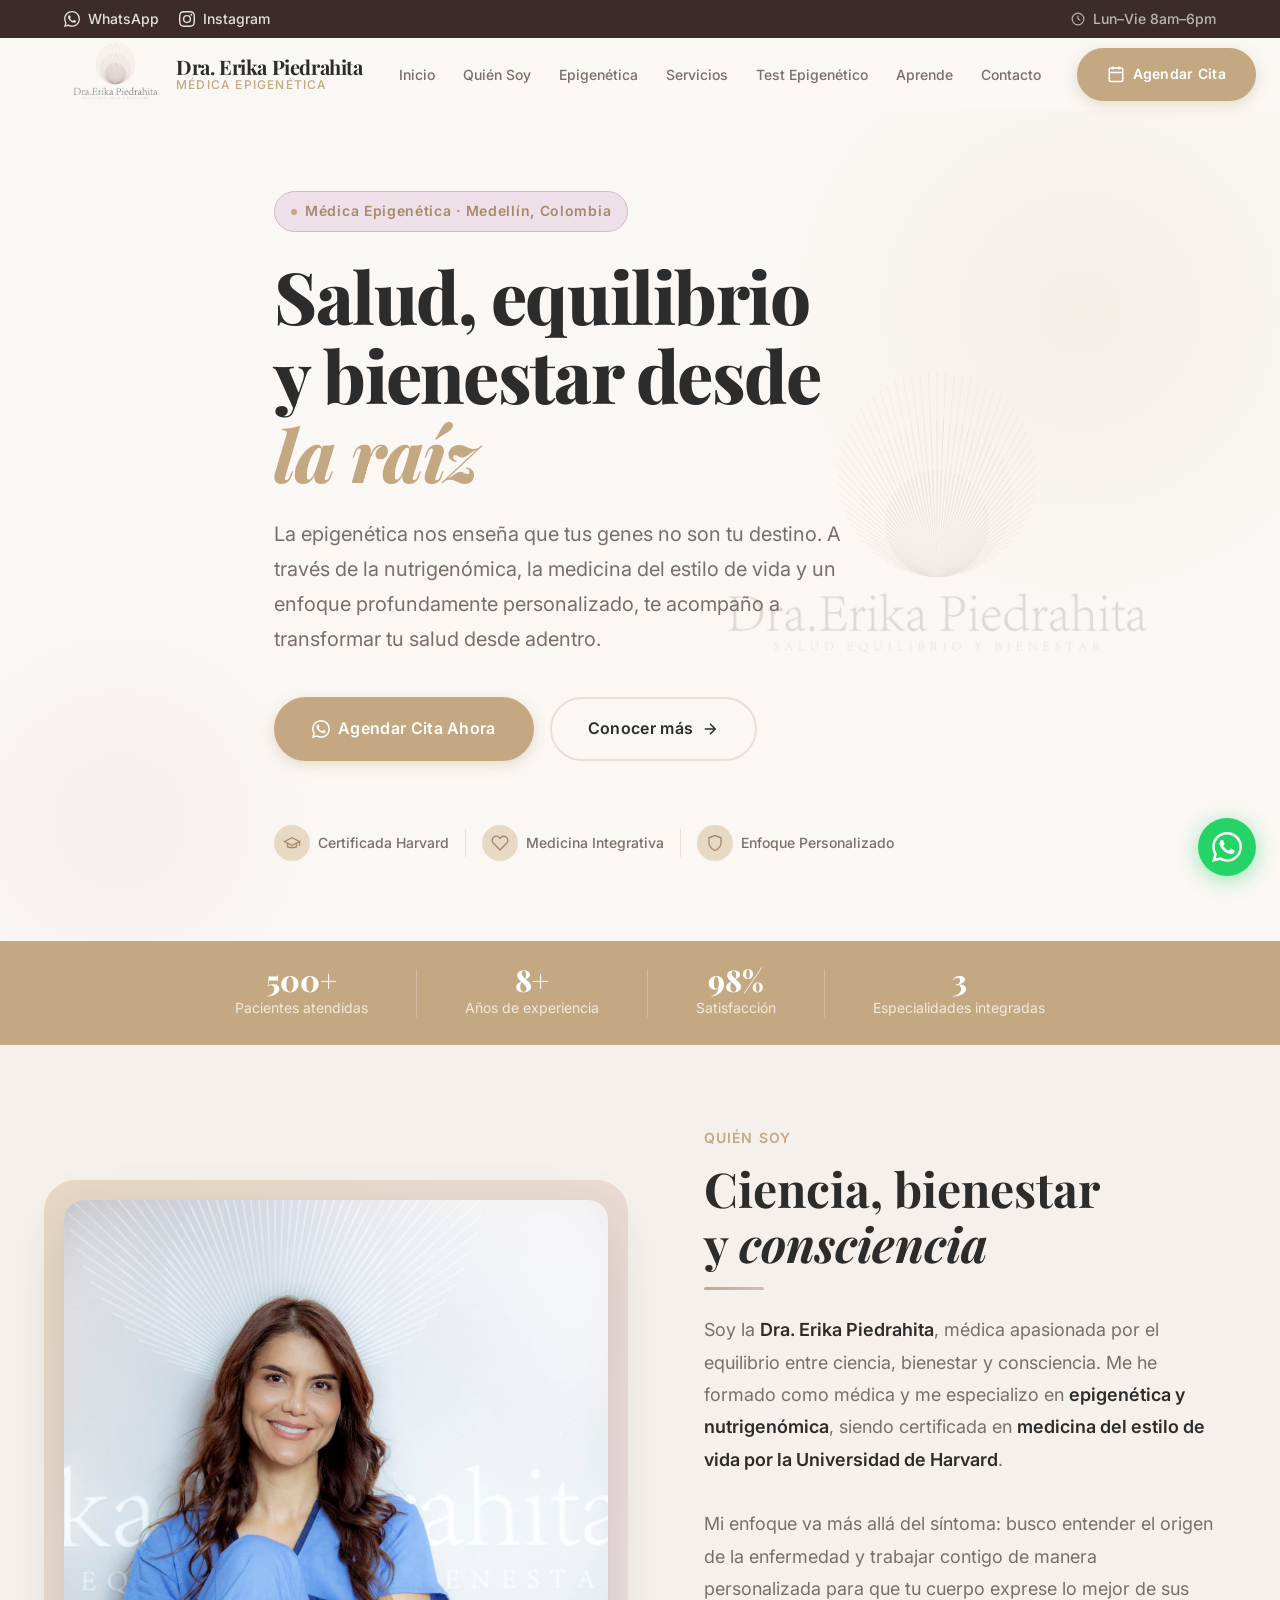
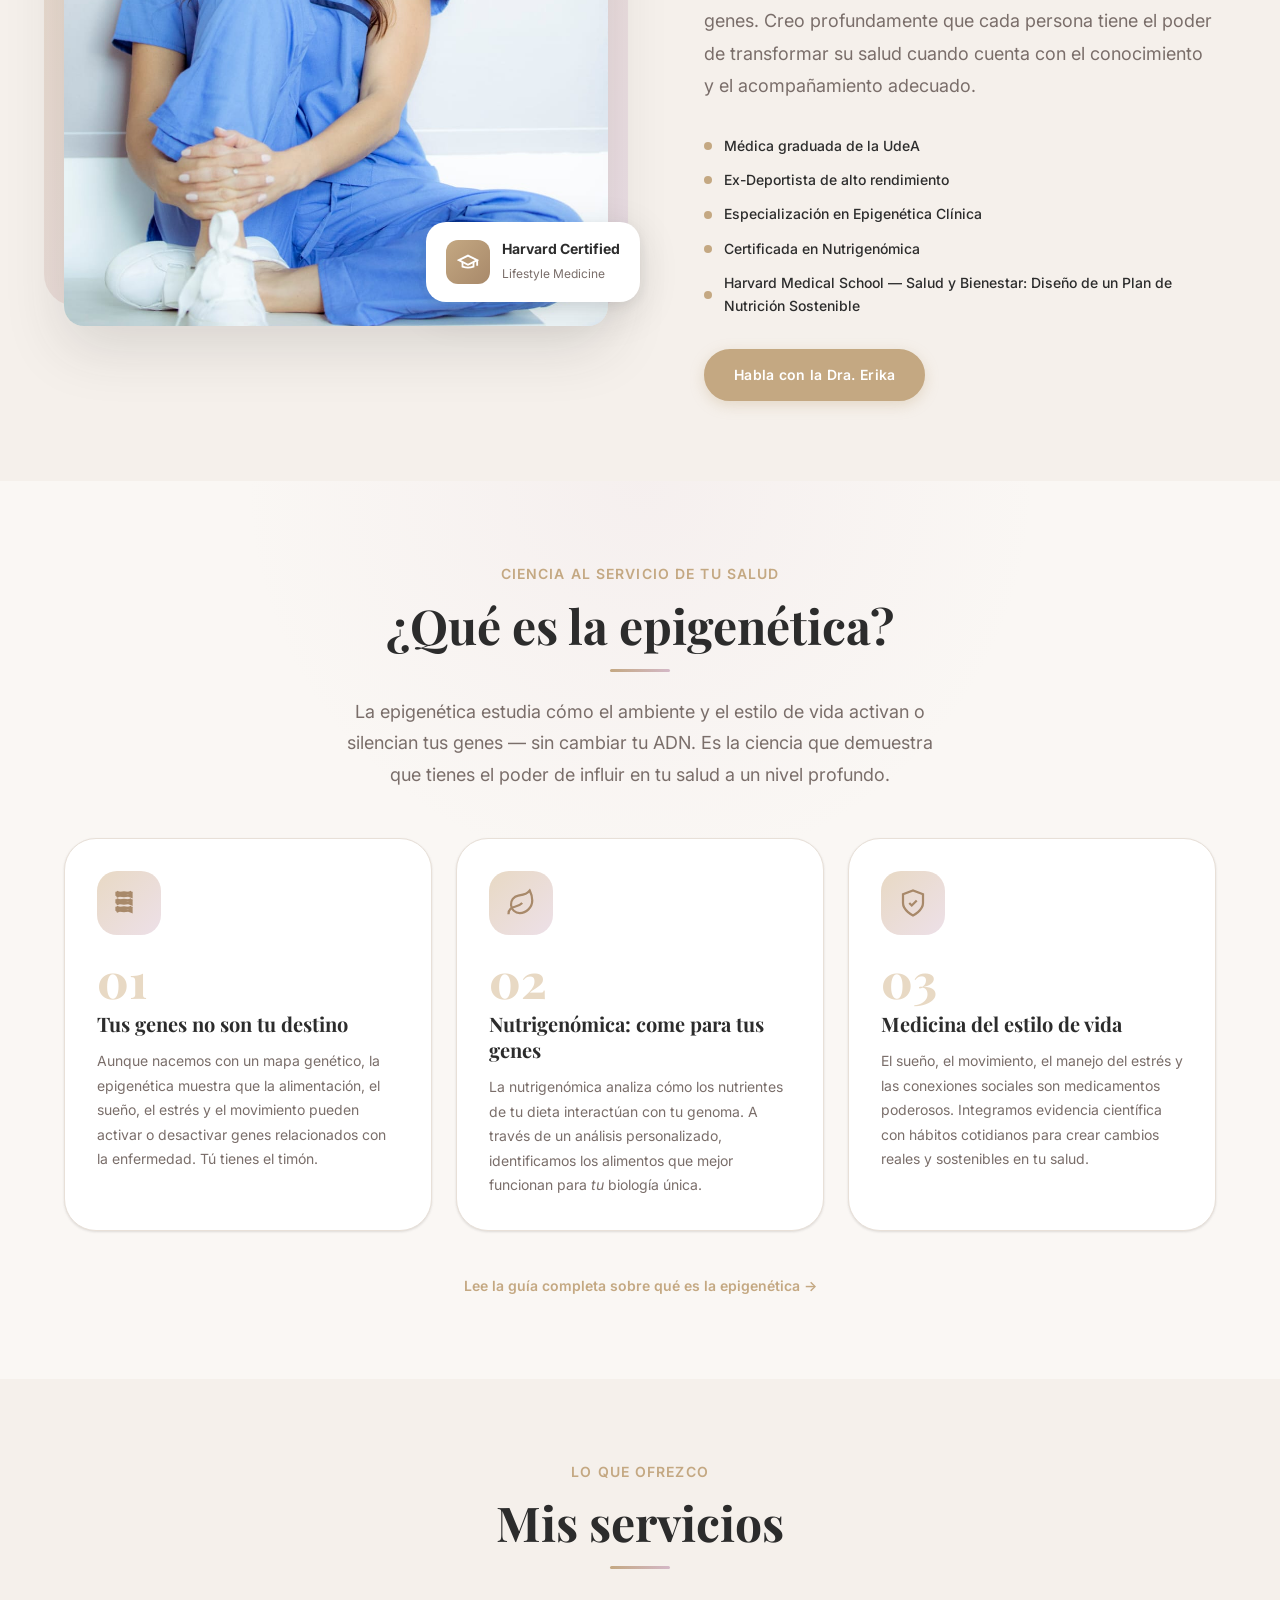
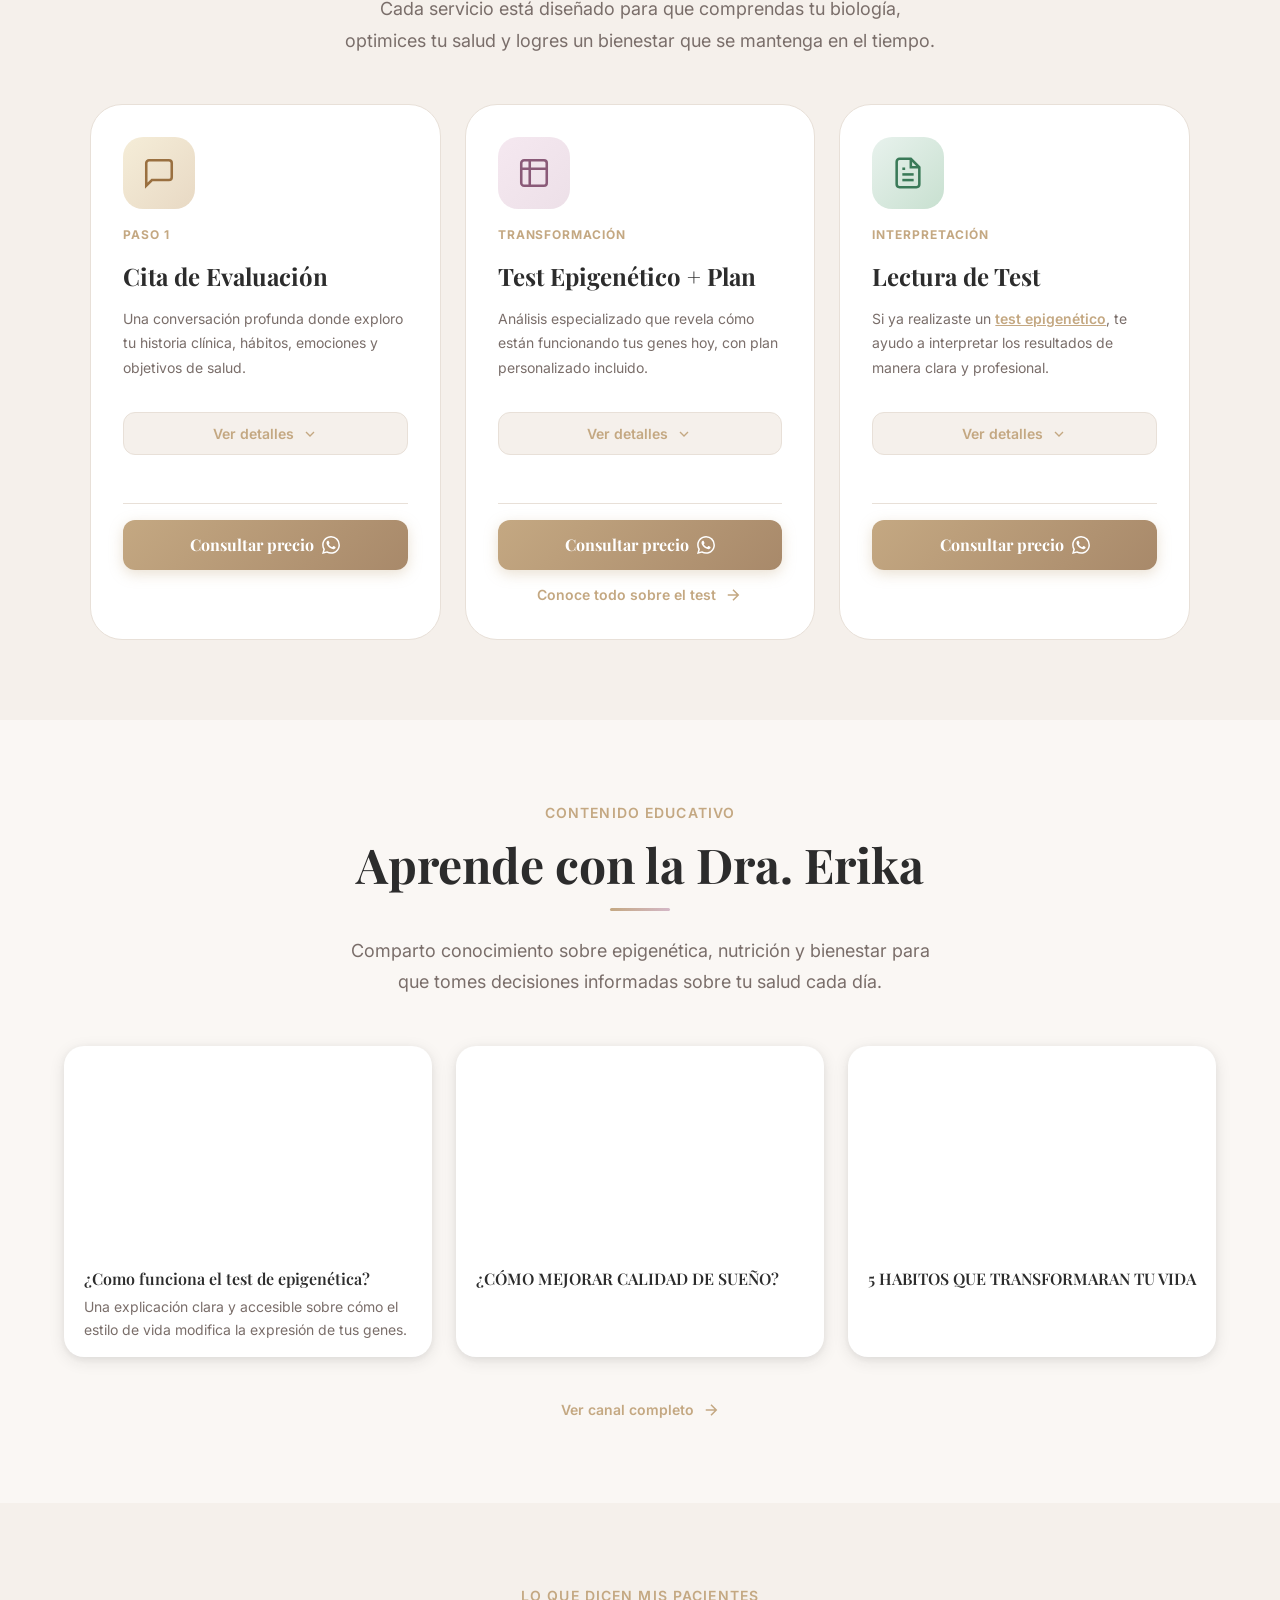
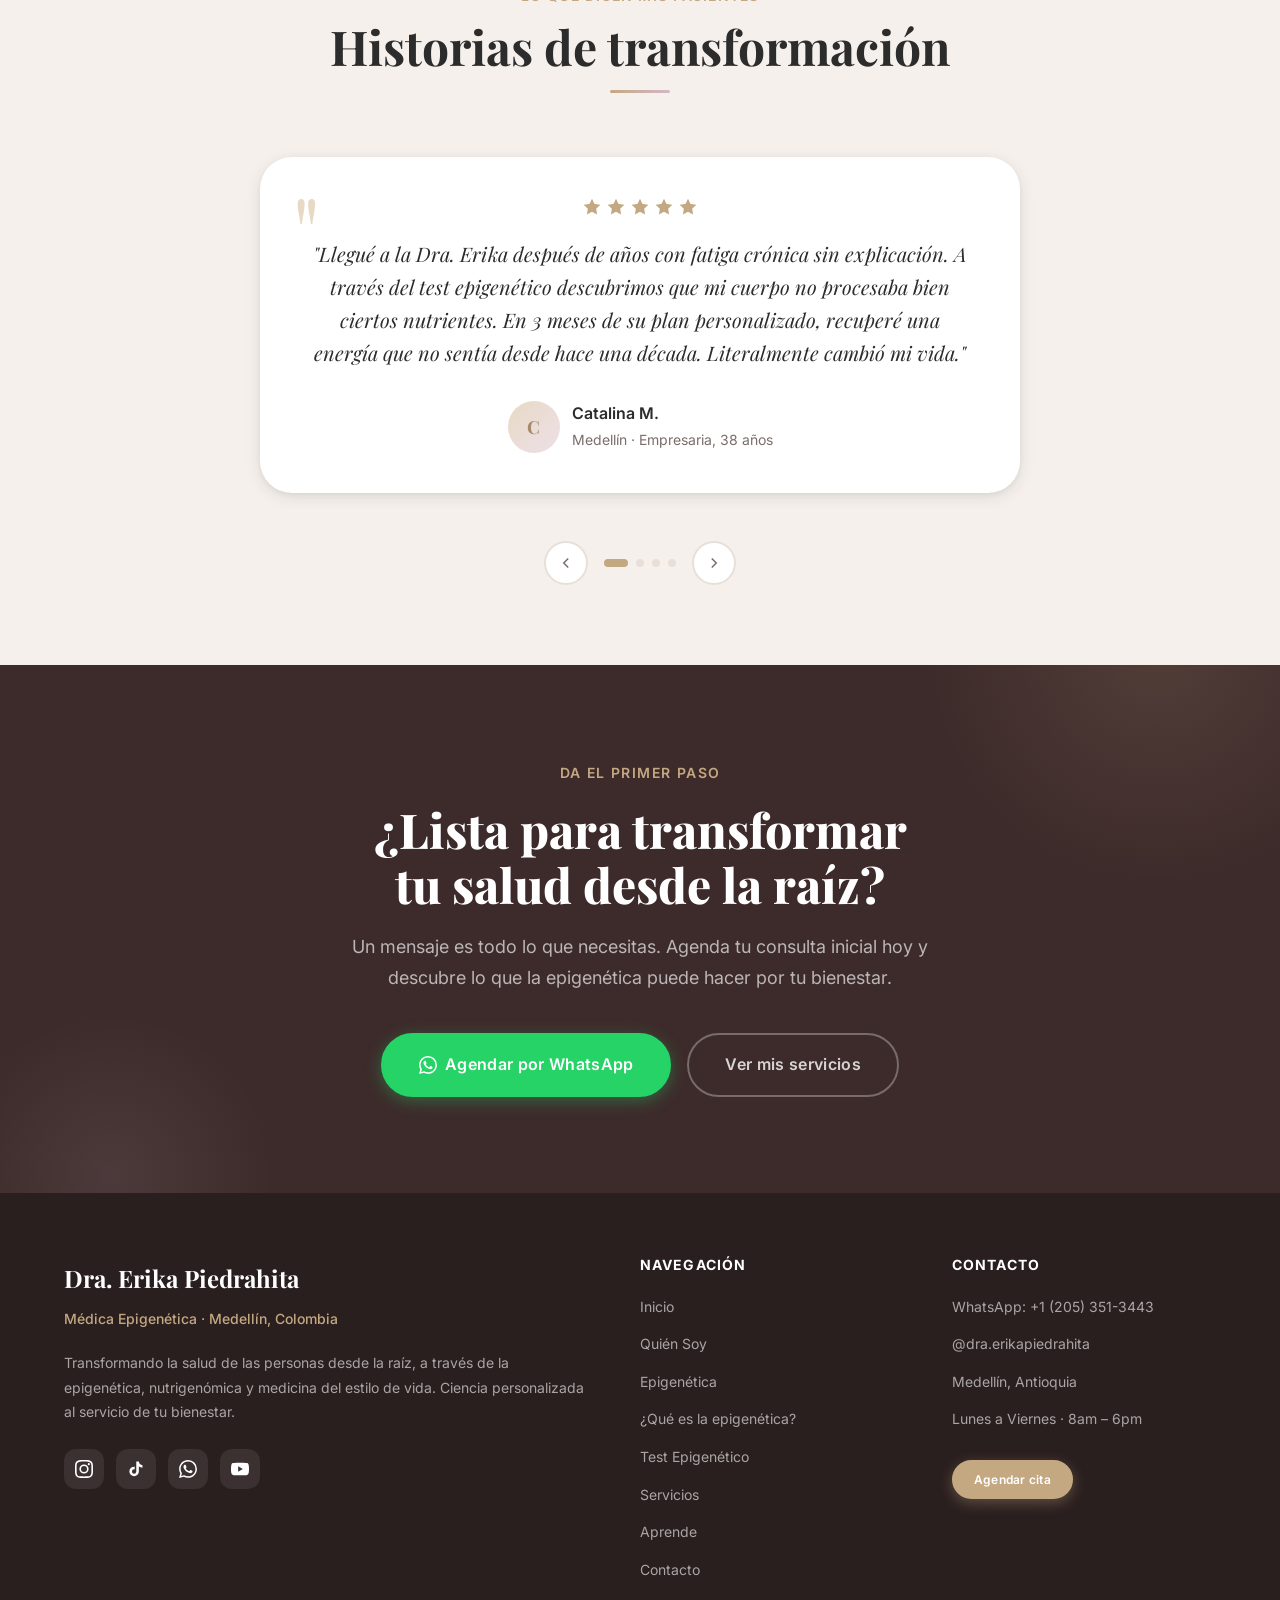
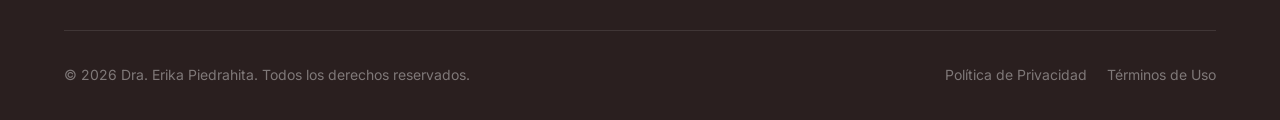
<file: index.html>
<!DOCTYPE html>
<html lang="es" class="no-js">
<head>
  <!-- =====================================================
       META & SEO
       ===================================================== -->
  <meta charset="UTF-8" />
  <meta name="viewport" content="width=device-width, initial-scale=1.0" />
  <meta http-equiv="X-UA-Compatible" content="IE=edge" />

  <title>Dra. Erika Piedrahita — Médica Epigenética en Medellín</title>
  <meta name="description" content="Médica epigenética en Medellín. La Dra. Erika Piedrahita trata la raíz con test epigenético, nutrigenómica y hábitos. Consulta presencial o virtual." />
  <meta name="keywords" content="epigenética, médica Medellín, nutrigenómica, medicina integrativa, bienestar, salud personalizada, Erika Piedrahita, Harvard, test epigenético" />
  <meta name="author" content="Dra. Erika Piedrahita" />
  <meta name="robots" content="index, follow" />
  <link rel="canonical" href="https://www.draerikapiedrahita.com/" />

  <!-- Open Graph / Facebook -->
  <meta property="og:type"        content="website" />
  <meta property="og:url"         content="https://www.draerikapiedrahita.com/" />
  <meta property="og:title"       content="Dra. Erika Piedrahita — Médica Epigenética en Medellín" />
  <meta property="og:description" content="Especialista en epigenética y nutrigenómica. Medicina personalizada desde la raíz. Certificada Harvard." />
  <meta property="og:image"       content="https://www.draerikapiedrahita.com/assets/img/og-image.png" />
  <meta property="og:locale"      content="es_CO" />
  <meta property="og:site_name"   content="Dra. Erika Piedrahita" />

  <!-- Twitter Card -->
  <meta name="twitter:card"        content="summary" />
  <meta name="twitter:url"         content="https://www.draerikapiedrahita.com/" />
  <meta name="twitter:title"       content="Dra. Erika Piedrahita — Médica Epigenética" />
  <meta name="twitter:description" content="Epigenética, nutrigenómica y medicina del estilo de vida en Medellín." />
  <meta name="twitter:image"       content="https://www.draerikapiedrahita.com/assets/img/og-image.png" />

  <!-- Favicon -->
  <link rel="icon" href="favicon.ico" />
  <link rel="icon" type="image/png" sizes="32x32" href="assets/icons/favicon-32x32.png" />
  <link rel="icon" type="image/png" sizes="16x16" href="assets/icons/favicon-16x16.png" />
  <link rel="apple-touch-icon" sizes="180x180" href="assets/icons/apple-touch-icon.png" />

  <!-- Google Fonts -->
  <link rel="preconnect" href="https://fonts.googleapis.com" />
  <link rel="preconnect" href="https://fonts.gstatic.com" crossorigin />
  <link href="https://fonts.googleapis.com/css2?family=Playfair+Display:ital,wght@0,400;0,500;0,600;0,700;0,800;1,400;1,500&family=Inter:wght@300;400;500;600;700&display=swap" rel="stylesheet" />

  <!-- CSS -->
  <link rel="stylesheet" href="css/style.css" />
  <link rel="stylesheet" href="css/layout.css" />
  <link rel="stylesheet" href="css/components.css" />

  <!-- Structured Data — Medical Professional -->
  <script type="application/ld+json">
  [
    {
      "@context": "https://schema.org",
      "@type": "Physician",
      "name": "Dra. Erika Piedrahita",
      "description": "Médica especialista en epigenética, nutrigenómica y medicina del estilo de vida. Certificada por la Universidad de Harvard. Consultas presenciales y virtuales en Medellín, Colombia.",
      "url": "https://www.draerikapiedrahita.com",
      "telephone": "+12053513443",
      "image": "https://www.draerikapiedrahita.com/assets/img/og-image.png",
      "address": {
        "@type": "PostalAddress",
        "addressLocality": "Medellín",
        "addressRegion": "Antioquia",
        "addressCountry": "CO"
      },
      "sameAs": [
        "https://www.instagram.com/dra.erikapiedrahita/",
        "https://www.tiktok.com/@dra.erikapiedrahita"
      ],
      "medicalSpecialty": "Epigenética y Medicina Integrativa",
      "knowsAbout": ["epigenética", "nutrigenómica", "medicina del estilo de vida", "salud integrativa", "bienestar personalizado"],
      "hasCredential": {
        "@type": "EducationalOccupationalCredential",
        "credentialCategory": "Certificación",
        "name": "Lifestyle Medicine",
        "recognizedBy": {
          "@type": "Organization",
          "name": "Harvard T.H. Chan School of Public Health"
        }
      },
      "availableService": [
        { "@type": "MedicalProcedure", "name": "Consulta Inicial de Epigenética", "description": "Evaluación completa del estado epigenético y plan personalizado" },
        { "@type": "MedicalProcedure", "name": "Test Epigenético", "description": "Análisis epigenético para identificar patrones de expresión genética" },
        { "@type": "MedicalProcedure", "name": "Plan de Bienestar Personalizado", "description": "Plan integral de nutrición, hábitos y suplementación basado en epigenética" },
        { "@type": "MedicalProcedure", "name": "Seguimiento y Acompañamiento", "description": "Seguimiento continuo para optimizar resultados del plan personalizado" }
      ]
    },
    {
      "@context": "https://schema.org",
      "@type": "FAQPage",
      "mainEntity": [
        {
          "@type": "Question",
          "name": "¿Qué es la epigenética?",
          "acceptedAnswer": {
            "@type": "Answer",
            "text": "La epigenética estudia cómo los factores externos — alimentación, estrés, sueño, entorno — pueden activar o silenciar tus genes sin cambiar el ADN. Tus genes no son tu destino: tú puedes influir en cómo se expresan."
          }
        },
        {
          "@type": "Question",
          "name": "¿Qué es un test epigenético?",
          "acceptedAnswer": {
            "@type": "Answer",
            "text": "El test epigenético es una herramienta de medicina personalizada que analiza cómo tu estilo de vida y entorno están interactuando con tu genética. Evalúa el impacto del estrés, niveles de inflamación, predisposiciones y eficiencia metabólica."
          }
        },
        {
          "@type": "Question",
          "name": "¿La Dra. Erika Piedrahita atiende de forma virtual?",
          "acceptedAnswer": {
            "@type": "Answer",
            "text": "Sí, la Dra. Erika Piedrahita ofrece consultas tanto presenciales en Medellín como virtuales para pacientes en cualquier ciudad de Colombia y el exterior."
          }
        },
        {
          "@type": "Question",
          "name": "¿Qué diferencia a la medicina epigenética de la medicina convencional?",
          "acceptedAnswer": {
            "@type": "Answer",
            "text": "La medicina epigenética no trata síntomas aislados: transforma hábitos, restaura sistemas y educa al paciente para que sea autónomo de su propia salud. Usa herramientas personalizadas basadas en la biología única de cada persona."
          }
        }
      ]
    }
  ]
  </script>
</head>

<body>

  <!-- Scroll progress bar -->
  <div class="scroll-progress" role="progressbar" aria-hidden="true"></div>

  <!-- =====================================================
       TOPBAR
       ===================================================== -->
  <div class="topbar" role="banner">
    <div class="container topbar__inner">
      <!-- Left: social links -->
      <div class="topbar__links">
        <a href="https://wa.me/12053513443" class="topbar__link" target="_blank" rel="noopener noreferrer" aria-label="Contáctanos por WhatsApp">
          <!-- WhatsApp icon -->
          <svg viewBox="0 0 24 24" fill="currentColor" aria-hidden="true">
            <path d="M17.472 14.382c-.297-.149-1.758-.867-2.03-.967-.273-.099-.471-.148-.67.15-.197.297-.767.966-.94 1.164-.173.199-.347.223-.644.075-.297-.15-1.255-.463-2.39-1.475-.883-.788-1.48-1.761-1.653-2.059-.173-.297-.018-.458.13-.606.134-.133.298-.347.446-.52.149-.174.198-.298.298-.497.099-.198.05-.371-.025-.52-.075-.149-.669-1.612-.916-2.207-.242-.579-.487-.5-.669-.51-.173-.008-.371-.01-.57-.01-.198 0-.52.074-.792.372-.272.297-1.04 1.016-1.04 2.479 0 1.462 1.065 2.875 1.213 3.074.149.198 2.096 3.2 5.077 4.487.709.306 1.262.489 1.694.625.712.227 1.36.195 1.871.118.571-.085 1.758-.719 2.006-1.413.248-.694.248-1.289.173-1.413-.074-.124-.272-.198-.57-.347m-5.421 7.403h-.004a9.87 9.87 0 01-5.031-1.378l-.361-.214-3.741.982.998-3.648-.235-.374a9.86 9.86 0 01-1.51-5.26c.001-5.45 4.436-9.884 9.888-9.884 2.64 0 5.122 1.03 6.988 2.898a9.825 9.825 0 012.893 6.994c-.003 5.45-4.437 9.884-9.885 9.884m8.413-18.297A11.815 11.815 0 0012.05 0C5.495 0 .16 5.335.157 11.892c0 2.096.547 4.142 1.588 5.945L.057 24l6.305-1.654a11.882 11.882 0 005.683 1.448h.005c6.554 0 11.89-5.335 11.893-11.893a11.821 11.821 0 00-3.48-8.413Z"/>
          </svg>
          WhatsApp
        </a>
        <a href="https://www.instagram.com/dra.erikapiedrahita/" class="topbar__link" target="_blank" rel="noopener noreferrer" aria-label="Visita nuestro Instagram">
          <!-- Instagram icon -->
          <svg viewBox="0 0 24 24" fill="currentColor" aria-hidden="true">
            <path d="M12 2.163c3.204 0 3.584.012 4.85.07 3.252.148 4.771 1.691 4.919 4.919.058 1.265.069 1.645.069 4.849 0 3.205-.012 3.584-.069 4.849-.149 3.225-1.664 4.771-4.919 4.919-1.266.058-1.644.07-4.85.07-3.204 0-3.584-.012-4.849-.07-3.26-.149-4.771-1.699-4.919-4.92-.058-1.265-.07-1.644-.07-4.849 0-3.204.013-3.583.07-4.849.149-3.227 1.664-4.771 4.919-4.919 1.266-.057 1.645-.069 4.849-.069zM12 0C8.741 0 8.333.014 7.053.072 2.695.272.273 2.69.073 7.052.014 8.333 0 8.741 0 12c0 3.259.014 3.668.072 4.948.2 4.358 2.618 6.78 6.98 6.98C8.333 23.986 8.741 24 12 24c3.259 0 3.668-.014 4.948-.072 4.354-.2 6.782-2.618 6.979-6.98.059-1.28.073-1.689.073-4.948 0-3.259-.014-3.667-.072-4.947-.196-4.354-2.617-6.78-6.979-6.98C15.668.014 15.259 0 12 0zm0 5.838a6.162 6.162 0 100 12.324 6.162 6.162 0 000-12.324zM12 16a4 4 0 110-8 4 4 0 010 8zm6.406-11.845a1.44 1.44 0 100 2.881 1.44 1.44 0 000-2.881z"/>
          </svg>
          Instagram
        </a>
      </div>
      <!-- Right: hours -->
      <div class="topbar__hours">
        <svg viewBox="0 0 24 24" fill="none" stroke="currentColor" stroke-width="2" aria-hidden="true">
          <circle cx="12" cy="12" r="10"/><polyline points="12 6 12 12 16 14"/>
        </svg>
        Lun–Vie 8am–6pm
      </div>
    </div>
  </div>

  <!-- =====================================================
       NAVBAR (Sticky)
       ===================================================== -->
  <header class="navbar" id="inicio" role="banner">
    <nav class="container navbar__inner" aria-label="Navegación principal">
      <!-- Logo -->
      <a href="#" class="navbar__logo" aria-label="Inicio — Dra. Erika Piedrahita">
        <img src="assets/img/IMG_6680.PNG" alt="Logo Dra. Erika Piedrahita" class="navbar__logo-img" width="360" height="120" />
        <div class="navbar__logo-text">
          <span class="navbar__logo-name">Dra. Erika Piedrahita</span>
          <span class="navbar__logo-title">Médica Epigenética</span>
        </div>
      </a>

      <!-- Desktop nav links -->
      <ul class="navbar__nav" role="list">
        <li><a href="#"       class="navbar__nav-link">Inicio</a></li>
        <li><a href="#quien-soy"    class="navbar__nav-link">Quién Soy</a></li>
        <li><a href="#epigenetica"  class="navbar__nav-link">Epigenética</a></li>
        <li><a href="#servicios"    class="navbar__nav-link">Servicios</a></li>
        <li><a href="/test-epigenetico/" class="navbar__nav-link">Test Epigenético</a></li>
        <li><a href="#aprende"      class="navbar__nav-link">Aprende</a></li>
        <li><a href="#contacto"     class="navbar__nav-link">Contacto</a></li>
      </ul>

      <!-- Desktop CTA -->
      <div class="navbar__actions">
        <a href="https://wa.me/12053513443?text=Hola%20Dra.%20Erika%2C%20me%20gustar%C3%ADa%20agendar%20una%20cita" class="btn btn--primary" target="_blank" rel="noopener noreferrer">
          <!-- Calendar icon -->
          <svg width="16" height="16" viewBox="0 0 24 24" fill="none" stroke="currentColor" stroke-width="2" aria-hidden="true">
            <rect x="3" y="4" width="18" height="18" rx="2" ry="2"/>
            <line x1="16" y1="2" x2="16" y2="6"/>
            <line x1="8"  y1="2" x2="8"  y2="6"/>
            <line x1="3"  y1="10" x2="21" y2="10"/>
          </svg>
          Agendar Cita
        </a>

        <!-- Hamburger -->
        <button class="navbar__hamburger" aria-label="Abrir menú de navegación" aria-expanded="false" aria-controls="mobile-menu">
          <span></span>
          <span></span>
          <span></span>
        </button>
      </div>
    </nav>

    <!-- Mobile menu -->
    <div class="navbar__mobile" id="mobile-menu" role="dialog" aria-label="Menú móvil">
      <ul class="navbar__mobile-links" role="list">
        <li><a href="#inicio"      class="navbar__mobile-link">Inicio</a></li>
        <li><a href="#quien-soy"   class="navbar__mobile-link">Quién Soy</a></li>
        <li><a href="#epigenetica" class="navbar__mobile-link">Epigenética</a></li>
        <li><a href="#servicios"   class="navbar__mobile-link">Servicios</a></li>
        <li><a href="/test-epigenetico/" class="navbar__mobile-link">Test Epigenético</a></li>
        <li><a href="#aprende"     class="navbar__mobile-link">Aprende</a></li>
        <li><a href="#contacto"    class="navbar__mobile-link">Contacto</a></li>
      </ul>
      <a href="https://wa.me/12053513443?text=Hola%20Dra.%20Erika%2C%20me%20gustar%C3%ADa%20agendar%20una%20cita" class="btn btn--primary" style="width:100%; justify-content:center;" target="_blank" rel="noopener noreferrer">
        Agendar Cita
      </a>
    </div>
  </header>

  <!-- =====================================================
       MAIN CONTENT
       ===================================================== -->
  <main id="main-content">

    <!-- =================================================
         HERO
         ================================================= -->
    <section class="hero" id="hero" aria-label="Inicio">
      <div class="container hero__inner">

        <!-- Badge -->
        <div class="hero__badge animate-fadeInUp">
          <span class="hero__badge-dot" aria-hidden="true"></span>
          Médica Epigenética · Medellín, Colombia
        </div>

        <!-- Heading -->
        <h1 class="hero__title animate-fadeInUp delay-200">
          Salud, equilibrio<br />
          y bienestar desde<br />
          <em>la raíz</em>
        </h1>

        <!-- Subtitle -->
        <p class="hero__subtitle animate-fadeInUp delay-300">
          La epigenética nos enseña que tus genes no son tu destino. A través de
          la nutrigenómica, la medicina del estilo de vida y un enfoque
          profundamente personalizado, te acompaño a transformar tu salud desde adentro.
        </p>

        <!-- CTAs -->
        <div class="hero__cta-group animate-fadeInUp delay-400">
          <a href="https://wa.me/12053513443?text=Hola%20Dra.%20Erika%2C%20me%20gustar%C3%ADa%20agendar%20una%20cita" class="btn btn--primary btn--lg" target="_blank" rel="noopener noreferrer">
            <!-- WhatsApp icon -->
            <svg viewBox="0 0 24 24" fill="currentColor" aria-hidden="true">
              <path d="M17.472 14.382c-.297-.149-1.758-.867-2.03-.967-.273-.099-.471-.148-.67.15-.197.297-.767.966-.94 1.164-.173.199-.347.223-.644.075-.297-.15-1.255-.463-2.39-1.475-.883-.788-1.48-1.761-1.653-2.059-.173-.297-.018-.458.13-.606.134-.133.298-.347.446-.52.149-.174.198-.298.298-.497.099-.198.05-.371-.025-.52-.075-.149-.669-1.612-.916-2.207-.242-.579-.487-.5-.669-.51-.173-.008-.371-.01-.57-.01-.198 0-.52.074-.792.372-.272.297-1.04 1.016-1.04 2.479 0 1.462 1.065 2.875 1.213 3.074.149.198 2.096 3.2 5.077 4.487.709.306 1.262.489 1.694.625.712.227 1.36.195 1.871.118.571-.085 1.758-.719 2.006-1.413.248-.694.248-1.289.173-1.413-.074-.124-.272-.198-.57-.347m-5.421 7.403h-.004a9.87 9.87 0 01-5.031-1.378l-.361-.214-3.741.982.998-3.648-.235-.374a9.86 9.86 0 01-1.51-5.26c.001-5.45 4.436-9.884 9.888-9.884 2.64 0 5.122 1.03 6.988 2.898a9.825 9.825 0 012.893 6.994c-.003 5.45-4.437 9.884-9.885 9.884m8.413-18.297A11.815 11.815 0 0012.05 0C5.495 0 .16 5.335.157 11.892c0 2.096.547 4.142 1.588 5.945L.057 24l6.305-1.654a11.882 11.882 0 005.683 1.448h.005c6.554 0 11.89-5.335 11.893-11.893a11.821 11.821 0 00-3.48-8.413Z"/>
            </svg>
            Agendar Cita Ahora
          </a>
          <a href="#quien-soy" class="btn btn--secondary btn--lg">
            Conocer más
            <svg viewBox="0 0 24 24" fill="none" stroke="currentColor" stroke-width="2" aria-hidden="true">
              <path d="M5 12h14M12 5l7 7-7 7"/>
            </svg>
          </a>
        </div>

        <!-- Trust badges -->
        <div class="hero__trust animate-fadeInUp delay-600" role="list" aria-label="Certificaciones">
          <div class="hero__trust-item" role="listitem">
            <div class="hero__trust-icon" aria-hidden="true">
              <!-- Academic cap -->
              <svg viewBox="0 0 24 24" fill="none" stroke="currentColor" stroke-width="1.8">
                <path d="M22 10v6M2 10l10-5 10 5-10 5z"/>
                <path d="M6 12v5c3.33 1.33 8.67 1.33 12 0v-5"/>
              </svg>
            </div>
            Certificada Harvard
          </div>
          <div class="hero__trust-divider" aria-hidden="true"></div>
          <div class="hero__trust-item" role="listitem">
            <div class="hero__trust-icon" aria-hidden="true">
              <!-- Heart / leaf -->
              <svg viewBox="0 0 24 24" fill="none" stroke="currentColor" stroke-width="1.8">
                <path d="M20.84 4.61a5.5 5.5 0 00-7.78 0L12 5.67l-1.06-1.06a5.5 5.5 0 00-7.78 7.78l1.06 1.06L12 21.23l7.78-7.78 1.06-1.06a5.5 5.5 0 000-7.78z"/>
              </svg>
            </div>
            Medicina Integrativa
          </div>
          <div class="hero__trust-divider" aria-hidden="true"></div>
          <div class="hero__trust-item" role="listitem">
            <div class="hero__trust-icon" aria-hidden="true">
              <!-- Person / star -->
              <svg viewBox="0 0 24 24" fill="none" stroke="currentColor" stroke-width="1.8">
                <path d="M12 22s8-4 8-10V5l-8-3-8 3v7c0 6 8 10 8 10z"/>
              </svg>
            </div>
            Enfoque Personalizado
          </div>
        </div>

      </div>
    </section>

    <!-- Stats bar -->
    <div class="stats-bar" role="region" aria-label="Estadísticas">
      <div class="container stats-bar__grid">
        <div class="stats-bar__item reveal" data-delay="0">
          <span class="stats-bar__number">500+</span>
          <span class="stats-bar__label">Pacientes atendidas</span>
        </div>
        <div class="stats-bar__divider" aria-hidden="true"></div>
        <div class="stats-bar__item reveal" data-delay="100">
          <span class="stats-bar__number">8+</span>
          <span class="stats-bar__label">Años de experiencia</span>
        </div>
        <div class="stats-bar__divider" aria-hidden="true"></div>
        <div class="stats-bar__item reveal" data-delay="200">
          <span class="stats-bar__number">98%</span>
          <span class="stats-bar__label">Satisfacción</span>
        </div>
        <div class="stats-bar__divider" aria-hidden="true"></div>
        <div class="stats-bar__item reveal" data-delay="300">
          <span class="stats-bar__number">3</span>
          <span class="stats-bar__label">Especialidades integradas</span>
        </div>
      </div>
    </div>

    <!-- =================================================
         QUIÉN SOY (About)
         ================================================= -->
    <section class="section about" id="quien-soy" aria-labelledby="about-title">
      <div class="container about__grid">

        <!-- Image -->
        <div class="about__image-wrapper reveal-left">
          <div class="about__image-bg" aria-hidden="true"></div>
          <img src="assets/img/dra_img.JPG" alt="Dra. Erika Piedrahita" class="about__image" width="480" height="640" loading="lazy" />
          

          <!-- Floating credential badge -->
          <div class="about__badge-float" aria-label="Certificación Harvard">
            <div class="about__badge-float-icon" aria-hidden="true">
              <svg viewBox="0 0 24 24" fill="none" stroke="currentColor" stroke-width="2">
                <path d="M22 10v6M2 10l10-5 10 5-10 5z"/>
                <path d="M6 12v5c3.33 1.33 8.67 1.33 12 0v-5"/>
              </svg>
            </div>
            <div class="about__badge-float-text">
              <strong>Harvard Certified</strong>
              <span>Lifestyle Medicine</span>
            </div>
          </div>
        </div>

        <!-- Content -->
        <div class="about__content reveal-right">
          <span class="section-eyebrow">Quién Soy</span>
          <h2 class="section-title" id="about-title">
            Ciencia, bienestar<br />y <em>consciencia</em>
          </h2>
          <div class="divider"></div>

          <p class="about__bio">
            Soy la <strong>Dra. Erika Piedrahita</strong>, médica apasionada por el equilibrio entre
            ciencia, bienestar y consciencia. Me he formado como médica y me especializo en
            <strong>epigenética y nutrigenómica</strong>, siendo certificada en
            <strong>medicina del estilo de vida por la Universidad de Harvard</strong>.
          </p>
          <p class="about__bio">
            Mi enfoque va más allá del síntoma: busco entender el origen de la enfermedad y
            trabajar contigo de manera personalizada para que tu cuerpo exprese lo mejor de
            sus genes. Creo profundamente que cada persona tiene el poder de transformar su
            salud cuando cuenta con el conocimiento y el acompañamiento adecuado.
          </p>

          <ul class="about__credentials" aria-label="Credenciales">
            <li class="about__credential">
              <span class="about__credential-dot" aria-hidden="true"></span>
              Médica graduada de la UdeA
            </li>
            <li class="about__credential">
              <span class="about__credential-dot" aria-hidden="true"></span>
              Ex-Deportista de alto rendimiento
            </li>
            <li class="about__credential">
              <span class="about__credential-dot" aria-hidden="true"></span>
              Especialización en Epigenética Clínica
            </li>
            <li class="about__credential">
              <span class="about__credential-dot" aria-hidden="true"></span>
              Certificada en Nutrigenómica
            </li>
            <li class="about__credential">
              <span class="about__credential-dot" aria-hidden="true"></span>
              Harvard Medical School — Salud y Bienestar: Diseño de un Plan de Nutrición Sostenible
            </li>
          </ul>

          <div style="margin-top: var(--space-8);">
            <a href="https://wa.me/12053513443?text=Hola%20Dra.%20Erika%2C%20quiero%20saber%20m%C3%A1s%20sobre%20tu%20enfoque" class="btn btn--primary" target="_blank" rel="noopener noreferrer">
              Habla con la Dra. Erika
            </a>
          </div>
        </div>

      </div>
    </section>

    <!-- =================================================
         ¿QUÉ ES LA EPIGENÉTICA?
         ================================================= -->
    <section class="section epigenetics" id="epigenetica" aria-labelledby="epi-title">
      <div class="container">
        <div class="section-header centered reveal">
          <span class="section-eyebrow">Ciencia al servicio de tu salud</span>
          <h2 class="section-title" id="epi-title">¿Qué es la epigenética?</h2>
          <div class="divider centered" aria-hidden="true"></div>
          <p class="section-subtitle">
            La epigenética estudia cómo el ambiente y el estilo de vida activan o silencian
            tus genes — sin cambiar tu ADN. Es la ciencia que demuestra que tienes el poder
            de influir en tu salud a un nivel profundo.
          </p>
        </div>

        <div class="epigenetics__cards">

          <!-- Card 1 -->
          <article class="epi-card reveal" data-delay="0" aria-label="Concepto 1">
            <div class="epi-card__icon" aria-hidden="true">
              <!-- DNA helix -->
              <svg viewBox="0 0 24 24" fill="none" stroke="currentColor" stroke-width="1.8">
                <path d="M2 3c4 2 8 2 12 0M2 3v2c4-2 8-2 12 0v-2M2 5c4 2 8 2 12 0v2c-4-2-8-2-12 0M14 5v2"/>
                <path d="M2 9c4 2 8 2 12 0M2 9v2c4-2 8-2 12 0v-2M2 11c4 2 8 2 12 0v2c-4-2-8-2-12 0"/>
                <path d="M2 15c4 2 8 2 12 0M2 15v2c4-2 8-2 12 0v-2M2 17c4 2 8 2 12 0v2c-4-2-8-2-12 0"/>
              </svg>
            </div>
            <div class="epi-card__number" aria-hidden="true">01</div>
            <h3 class="epi-card__title">Tus genes no son tu destino</h3>
            <p class="epi-card__text">
              Aunque nacemos con un mapa genético, la epigenética muestra que la alimentación,
              el sueño, el estrés y el movimiento pueden activar o desactivar genes relacionados
              con la enfermedad. Tú tienes el timón.
            </p>
          </article>

          <!-- Card 2 -->
          <article class="epi-card reveal" data-delay="150" aria-label="Concepto 2">
            <div class="epi-card__icon" aria-hidden="true">
              <!-- Leaf / nature -->
              <svg viewBox="0 0 24 24" fill="none" stroke="currentColor" stroke-width="1.8">
                <path d="M11 20A7 7 0 0 1 9.8 6.1C15.5 5 17 4.48 19 2c1 2 2 4.18 2 8 0 5.5-4.78 10-10 10z"/>
                <path d="M2 21c0-3 1.85-5.36 5.08-6C9.5 14.52 12 13 13 12"/>
              </svg>
            </div>
            <div class="epi-card__number" aria-hidden="true">02</div>
            <h3 class="epi-card__title">Nutrigenómica: come para tus genes</h3>
            <p class="epi-card__text">
              La nutrigenómica analiza cómo los nutrientes de tu dieta interactúan con tu
              genoma. A través de un análisis personalizado, identificamos los alimentos que
              mejor funcionan para <em>tu</em> biología única.
            </p>
          </article>

          <!-- Card 3 -->
          <article class="epi-card reveal" data-delay="300" aria-label="Concepto 3">
            <div class="epi-card__icon" aria-hidden="true">
              <!-- Shield / protect -->
              <svg viewBox="0 0 24 24" fill="none" stroke="currentColor" stroke-width="1.8">
                <path d="M12 22s8-4 8-10V5l-8-3-8 3v7c0 6 8 10 8 10z"/>
                <path d="M9 12l2 2 4-4"/>
              </svg>
            </div>
            <div class="epi-card__number" aria-hidden="true">03</div>
            <h3 class="epi-card__title">Medicina del estilo de vida</h3>
            <p class="epi-card__text">
              El sueño, el movimiento, el manejo del estrés y las conexiones sociales son
              medicamentos poderosos. Integramos evidencia científica con hábitos cotidianos
              para crear cambios reales y sostenibles en tu salud.
            </p>
          </article>

        </div>

        <p class="epigenetics__more reveal" style="text-align:center; margin-top:2.5rem;">
          <a href="/epigenetica/" class="link-arrow">Lee la guía completa sobre qué es la epigenética &rarr;</a>
        </p>
      </div>
    </section>

    <!-- =================================================
         SERVICIOS
         ================================================= -->
    <section class="section services" id="servicios" aria-labelledby="services-title">
      <div class="container">
        <div class="section-header centered reveal">
          <span class="section-eyebrow">Lo que ofrezco</span>
          <h2 class="section-title" id="services-title">Mis servicios</h2>
          <div class="divider centered" aria-hidden="true"></div>
          <p class="section-subtitle">
            Cada servicio está diseñado para que comprendas tu biología, optimices tu salud
            y logres un bienestar que se mantenga en el tiempo.
          </p>
        </div>

        <div class="services__grid">

          <!-- Service 1: Cita de Evaluación -->
          <article class="service-card service-card--gold reveal" data-delay="0">
            <div class="service-card__icon-wrap" aria-hidden="true">
              <!-- Chat / consult -->
              <svg viewBox="0 0 24 24" fill="none" stroke="currentColor" stroke-width="1.8">
                <path d="M21 15a2 2 0 0 1-2 2H7l-4 4V5a2 2 0 0 1 2-2h14a2 2 0 0 1 2 2z"/>
              </svg>
            </div>
            <span class="service-card__tag">Paso 1</span>
            <h3 class="service-card__title">Cita de Evaluación</h3>
            <p class="service-card__desc">
              Una conversación profunda donde exploro tu historia clínica, hábitos,
              emociones y objetivos de salud.
            </p>
            <button class="service-card__toggle" aria-expanded="false" aria-label="Ver detalles">
              <span>Ver detalles</span>
              <svg class="toggle-icon" viewBox="0 0 24 24" fill="none" stroke="currentColor" stroke-width="2">
                <polyline points="6 9 12 15 18 9"/>
              </svg>
            </button>
            <div class="service-card__details" hidden>
              <ul class="service-card__features" aria-label="Incluye">
                <li class="service-card__feature">
                  <svg viewBox="0 0 24 24" fill="none" stroke="currentColor" stroke-width="2.5" aria-hidden="true"><polyline points="20 6 9 17 4 12"/></svg>
                  Historia clínica completa
                </li>
                <li class="service-card__feature">
                  <svg viewBox="0 0 24 24" fill="none" stroke="currentColor" stroke-width="2.5" aria-hidden="true"><polyline points="20 6 9 17 4 12"/></svg>
                  Análisis de hábitos y estilo de vida
                </li>
                <li class="service-card__feature">
                  <svg viewBox="0 0 24 24" fill="none" stroke="currentColor" stroke-width="2.5" aria-hidden="true"><polyline points="20 6 9 17 4 12"/></svg>
                  Evaluación de objetivos de salud
                </li>
              </ul>
            </div>
            <div class="service-card__footer">
              <a href="https://wa.me/12053513443?text=Hola%20Dra.%20Erika%2C%20quiero%20consultar%20el%20precio%20de%20la%20Cita%20de%20Evaluaci%C3%B3n" class="service-card__price-link" target="_blank" rel="noopener noreferrer">
                Consultar precio
                <svg viewBox="0 0 24 24" fill="currentColor" aria-hidden="true">
                  <path d="M17.472 14.382c-.297-.149-1.758-.867-2.03-.967-.273-.099-.471-.148-.67.15-.197.297-.767.966-.94 1.164-.173.199-.347.223-.644.075-.297-.15-1.255-.463-2.39-1.475-.883-.788-1.48-1.761-1.653-2.059-.173-.297-.018-.458.13-.606.134-.133.298-.347.446-.52.149-.174.198-.298.298-.497.099-.198.05-.371-.025-.52-.075-.149-.669-1.612-.916-2.207-.242-.579-.487-.5-.669-.51-.173-.008-.371-.01-.57-.01-.198 0-.52.074-.792.372-.272.297-1.04 1.016-1.04 2.479 0 1.462 1.065 2.875 1.213 3.074.149.198 2.096 3.2 5.077 4.487.709.306 1.262.489 1.694.625.712.227 1.36.195 1.871.118.571-.085 1.758-.719 2.006-1.413.248-.694.248-1.289.173-1.413-.074-.124-.272-.198-.57-.347m-5.421 7.403h-.004a9.87 9.87 0 01-5.031-1.378l-.361-.214-3.741.982.998-3.648-.235-.374a9.86 9.86 0 01-1.51-5.26c.001-5.45 4.436-9.884 9.888-9.884 2.64 0 5.122 1.03 6.988 2.898a9.825 9.825 0 012.893 6.994c-.003 5.45-4.437 9.884-9.885 9.884m8.413-18.297A11.815 11.815 0 0012.05 0C5.495 0 .16 5.335.157 11.892c0 2.096.547 4.142 1.588 5.945L.057 24l6.305-1.654a11.882 11.882 0 005.683 1.448h.005c6.554 0 11.89-5.335 11.893-11.893a11.821 11.821 0 00-3.48-8.413Z"/>
                </svg>
              </a>
            </div>
          </article>

          <!-- Service 2: Test Epigenético + Plan Personalizado -->
          <article class="service-card service-card--rose reveal" data-delay="100">
            <div class="service-card__icon-wrap" aria-hidden="true">
              <!-- Lab / test -->
              <svg viewBox="0 0 24 24" fill="none" stroke="currentColor" stroke-width="1.8">
                <path d="M9 3H5a2 2 0 0 0-2 2v4m6-6h10a2 2 0 0 1 2 2v4M9 3v18m0 0h10a2 2 0 0 0 2-2V9M9 21H5a2 2 0 0 1-2-2V9m0 0h18"/>
              </svg>
            </div>
            <span class="service-card__tag">Transformación</span>
            <h3 class="service-card__title">Test Epigenético + Plan</h3>
            <p class="service-card__desc">
              Análisis especializado que revela cómo están funcionando tus genes hoy,
              con plan personalizado incluido.
            </p>
            <button class="service-card__toggle" aria-expanded="false" aria-label="Ver detalles">
              <span>Ver detalles</span>
              <svg class="toggle-icon" viewBox="0 0 24 24" fill="none" stroke="currentColor" stroke-width="2">
                <polyline points="6 9 12 15 18 9"/>
              </svg>
            </button>
            <div class="service-card__details" hidden>
              <ul class="service-card__features" aria-label="Incluye">
                <li class="service-card__feature">
                  <svg viewBox="0 0 24 24" fill="none" stroke="currentColor" stroke-width="2.5" aria-hidden="true"><polyline points="20 6 9 17 4 12"/></svg>
                  Panel genético personalizado
                </li>
                <li class="service-card__feature">
                  <svg viewBox="0 0 24 24" fill="none" stroke="currentColor" stroke-width="2.5" aria-hidden="true"><polyline points="20 6 9 17 4 12"/></svg>
                  Análisis de marcadores epigenéticos
                </li>
                <li class="service-card__feature">
                  <svg viewBox="0 0 24 24" fill="none" stroke="currentColor" stroke-width="2.5" aria-hidden="true"><polyline points="20 6 9 17 4 12"/></svg>
                  Plan nutricional y de estilo de vida
                </li>
                <li class="service-card__feature">
                  <svg viewBox="0 0 24 24" fill="none" stroke="currentColor" stroke-width="2.5" aria-hidden="true"><polyline points="20 6 9 17 4 12"/></svg>
                  Suplementación basada en evidencia
                </li>
              </ul>
            </div>
            <div class="service-card__footer">
              <a href="https://wa.me/12053513443?text=Hola%20Dra.%20Erika%2C%20quiero%20consultar%20el%20precio%20del%20Test%20Epigen%C3%A9tico%20%2B%20Plan%20Personalizado" class="service-card__price-link" target="_blank" rel="noopener noreferrer">
                Consultar precio
                <svg viewBox="0 0 24 24" fill="currentColor" aria-hidden="true">
                  <path d="M17.472 14.382c-.297-.149-1.758-.867-2.03-.967-.273-.099-.471-.148-.67.15-.197.297-.767.966-.94 1.164-.173.199-.347.223-.644.075-.297-.15-1.255-.463-2.39-1.475-.883-.788-1.48-1.761-1.653-2.059-.173-.297-.018-.458.13-.606.134-.133.298-.347.446-.52.149-.174.198-.298.298-.497.099-.198.05-.371-.025-.52-.075-.149-.669-1.612-.916-2.207-.242-.579-.487-.5-.669-.51-.173-.008-.371-.01-.57-.01-.198 0-.52.074-.792.372-.272.297-1.04 1.016-1.04 2.479 0 1.462 1.065 2.875 1.213 3.074.149.198 2.096 3.2 5.077 4.487.709.306 1.262.489 1.694.625.712.227 1.36.195 1.871.118.571-.085 1.758-.719 2.006-1.413.248-.694.248-1.289.173-1.413-.074-.124-.272-.198-.57-.347m-5.421 7.403h-.004a9.87 9.87 0 01-5.031-1.378l-.361-.214-3.741.982.998-3.648-.235-.374a9.86 9.86 0 01-1.51-5.26c.001-5.45 4.436-9.884 9.888-9.884 2.64 0 5.122 1.03 6.988 2.898a9.825 9.825 0 012.893 6.994c-.003 5.45-4.437 9.884-9.885 9.884m8.413-18.297A11.815 11.815 0 0012.05 0C5.495 0 .16 5.335.157 11.892c0 2.096.547 4.142 1.588 5.945L.057 24l6.305-1.654a11.882 11.882 0 005.683 1.448h.005c6.554 0 11.89-5.335 11.893-11.893a11.821 11.821 0 00-3.48-8.413Z"/>
                </svg>
              </a>
              <div style="margin-top: var(--space-3); text-align: center;">
                <a href="/test-epigenetico/" class="link-arrow">
                  Conoce todo sobre el test
                  <svg viewBox="0 0 24 24" fill="none" stroke="currentColor" stroke-width="2" aria-hidden="true">
                    <path d="M5 12h14M12 5l7 7-7 7"/>
                  </svg>
                </a>
              </div>
            </div>
          </article>

          <!-- Service 3: Lectura de Test -->
          <article class="service-card service-card--sage reveal" data-delay="200">
            <div class="service-card__icon-wrap" aria-hidden="true">
              <!-- Document / read -->
              <svg viewBox="0 0 24 24" fill="none" stroke="currentColor" stroke-width="1.8">
                <path d="M14 2H6a2 2 0 0 0-2 2v16a2 2 0 0 0 2 2h12a2 2 0 0 0 2-2V8z"/>
                <polyline points="14 2 14 8 20 8"/>
                <line x1="16" y1="13" x2="8" y2="13"/>
                <line x1="16" y1="17" x2="8" y2="17"/>
                <polyline points="10 9 9 9 8 9"/>
              </svg>
            </div>
            <span class="service-card__tag">Interpretación</span>
            <h3 class="service-card__title">Lectura de Test</h3>
            <p class="service-card__desc">
              Si ya realizaste un <a href="/test-epigenetico/" style="color: var(--color-primary); font-weight: 600; text-decoration: underline;">test epigenético</a>, te ayudo a interpretar
              los resultados de manera clara y profesional.
            </p>
            <button class="service-card__toggle" aria-expanded="false" aria-label="Ver detalles">
              <span>Ver detalles</span>
              <svg class="toggle-icon" viewBox="0 0 24 24" fill="none" stroke="currentColor" stroke-width="2">
                <polyline points="6 9 12 15 18 9"/>
              </svg>
            </button>
            <div class="service-card__details" hidden>
              <ul class="service-card__features" aria-label="Incluye">
                <li class="service-card__feature">
                  <svg viewBox="0 0 24 24" fill="none" stroke="currentColor" stroke-width="2.5" aria-hidden="true"><polyline points="20 6 9 17 4 12"/></svg>
                  Revisión detallada de resultados
                </li>
                <li class="service-card__feature">
                  <svg viewBox="0 0 24 24" fill="none" stroke="currentColor" stroke-width="2.5" aria-hidden="true"><polyline points="20 6 9 17 4 12"/></svg>
                  Explicación de marcadores clave
                </li>
                <li class="service-card__feature">
                  <svg viewBox="0 0 24 24" fill="none" stroke="currentColor" stroke-width="2.5" aria-hidden="true"><polyline points="20 6 9 17 4 12"/></svg>
                  Recomendaciones generales
                </li>
              </ul>
            </div>
            <div class="service-card__footer">
              <a href="https://wa.me/12053513443?text=Hola%20Dra.%20Erika%2C%20quiero%20consultar%20el%20precio%20de%20la%20Lectura%20de%20Test%20Epigen%C3%A9tico" class="service-card__price-link" target="_blank" rel="noopener noreferrer">
                Consultar precio
                <svg viewBox="0 0 24 24" fill="currentColor" aria-hidden="true">
                  <path d="M17.472 14.382c-.297-.149-1.758-.867-2.03-.967-.273-.099-.471-.148-.67.15-.197.297-.767.966-.94 1.164-.173.199-.347.223-.644.075-.297-.15-1.255-.463-2.39-1.475-.883-.788-1.48-1.761-1.653-2.059-.173-.297-.018-.458.13-.606.134-.133.298-.347.446-.52.149-.174.198-.298.298-.497.099-.198.05-.371-.025-.52-.075-.149-.669-1.612-.916-2.207-.242-.579-.487-.5-.669-.51-.173-.008-.371-.01-.57-.01-.198 0-.52.074-.792.372-.272.297-1.04 1.016-1.04 2.479 0 1.462 1.065 2.875 1.213 3.074.149.198 2.096 3.2 5.077 4.487.709.306 1.262.489 1.694.625.712.227 1.36.195 1.871.118.571-.085 1.758-.719 2.006-1.413.248-.694.248-1.289.173-1.413-.074-.124-.272-.198-.57-.347m-5.421 7.403h-.004a9.87 9.87 0 01-5.031-1.378l-.361-.214-3.741.982.998-3.648-.235-.374a9.86 9.86 0 01-1.51-5.26c.001-5.45 4.436-9.884 9.888-9.884 2.64 0 5.122 1.03 6.988 2.898a9.825 9.825 0 012.893 6.994c-.003 5.45-4.437 9.884-9.885 9.884m8.413-18.297A11.815 11.815 0 0012.05 0C5.495 0 .16 5.335.157 11.892c0 2.096.547 4.142 1.588 5.945L.057 24l6.305-1.654a11.882 11.882 0 005.683 1.448h.005c6.554 0 11.89-5.335 11.893-11.893a11.821 11.821 0 00-3.48-8.413Z"/>
                </svg>
              </a>
            </div>
          </article>

        </div>
    </section>

    <!-- =================================================
         APRENDE
         ================================================= -->
    <section class="section learn" id="aprende" aria-labelledby="learn-title">
      <div class="container">
        <div class="section-header centered reveal">
          <span class="section-eyebrow">Contenido educativo</span>
          <h2 class="section-title" id="learn-title">Aprende con la Dra. Erika</h2>
          <div class="divider centered" aria-hidden="true"></div>
          <p class="section-subtitle">
            Comparto conocimiento sobre epigenética, nutrición y bienestar para que tomes
            decisiones informadas sobre tu salud cada día.
          </p>
        </div>

        <div class="learn__grid">

          <!-- Video 1 -->
          <div class="learn__video-card reveal" data-delay="0">
            <div class="learn__video-wrapper">
              <iframe
                data-src="https://www.youtube.com/embed/ht4Hkt7q6Wc"
                title="¿Como funciona el test de epigenética?"
                allow="accelerometer; autoplay; clipboard-write; encrypted-media; gyroscope; picture-in-picture"
                allowfullscreen
                loading="lazy"
              ></iframe>
            </div>
            <div class="learn__video-info">
              <h3 class="learn__video-title">¿Como funciona el test de epigenética?</h3>
              <p class="learn__video-desc">Una explicación clara y accesible sobre cómo el estilo de vida modifica la expresión de tus genes.</p>
            </div>
          </div>

          <!-- Video 2 -->
          <div class="learn__video-card reveal" data-delay="150">
            <div class="learn__video-wrapper">
              <iframe
                data-src="https://www.youtube.com/embed/1pqhzz3YK1Y"
                title="¿CÓMO MEJORAR CALIDAD DE SUEÑO?"
                allow="accelerometer; autoplay; clipboard-write; encrypted-media; gyroscope; picture-in-picture"
                allowfullscreen
                loading="lazy"
              ></iframe>
            </div>
            <div class="learn__video-info">
              <h3 class="learn__video-title">¿CÓMO MEJORAR CALIDAD DE SUEÑO?</h3>
            </div>
          </div>

          <!-- Video 3 -->
          <div class="learn__video-card reveal" data-delay="300">
            <div class="learn__video-wrapper">
              <iframe
                data-src="https://www.youtube.com/embed/_IV7a6UX330"
                title="5 HABITOS QUE TRANSFORMARAN TU VIDA"
                allow="accelerometer; autoplay; clipboard-write; encrypted-media; gyroscope; picture-in-picture"
                allowfullscreen
                loading="lazy"
              ></iframe>
            </div>
            <div class="learn__video-info">
              <h3 class="learn__video-title">5 HABITOS QUE TRANSFORMARAN TU VIDA</h3>
            </div>
          </div>

        </div>

        <!-- Canal link -->
        <div class="learn__cta reveal">
          <a href="https://www.youtube.com/@Draerikapiedrahita/videos" class="link-arrow" target="_blank" rel="noopener noreferrer" aria-label="Ver canal completo de YouTube">
            Ver canal completo
            <svg viewBox="0 0 24 24" fill="none" stroke="currentColor" stroke-width="2" aria-hidden="true">
              <path d="M5 12h14M12 5l7 7-7 7"/>
            </svg>
          </a>
        </div>
      </div>
    </section>

    <!-- =================================================
         TESTIMONIOS
         ================================================= -->
    <section class="section testimonials" id="testimonios" aria-labelledby="testimonials-title">
      <div class="container">
        <div class="section-header centered reveal">
          <span class="section-eyebrow">Lo que dicen mis pacientes</span>
          <h2 class="section-title" id="testimonials-title">Historias de transformación</h2>
          <div class="divider centered" aria-hidden="true"></div>
        </div>

        <div class="testimonials__carousel-wrapper" role="region" aria-label="Carrusel de testimonios" aria-roledescription="carousel">
          <div class="testimonials__carousel" aria-live="polite">

            <!-- Testimonial 1 -->
            <div class="testimonials__slide" role="group" aria-roledescription="slide" aria-label="Testimonio 1 de 4">
              <div class="testimonials__card">
                <div class="testimonials__stars" aria-label="5 de 5 estrellas">
                  <svg class="testimonials__star" viewBox="0 0 24 24" aria-hidden="true"><polygon points="12 2 15.09 8.26 22 9.27 17 14.14 18.18 21.02 12 17.77 5.82 21.02 7 14.14 2 9.27 8.91 8.26 12 2"/></svg>
                  <svg class="testimonials__star" viewBox="0 0 24 24" aria-hidden="true"><polygon points="12 2 15.09 8.26 22 9.27 17 14.14 18.18 21.02 12 17.77 5.82 21.02 7 14.14 2 9.27 8.91 8.26 12 2"/></svg>
                  <svg class="testimonials__star" viewBox="0 0 24 24" aria-hidden="true"><polygon points="12 2 15.09 8.26 22 9.27 17 14.14 18.18 21.02 12 17.77 5.82 21.02 7 14.14 2 9.27 8.91 8.26 12 2"/></svg>
                  <svg class="testimonials__star" viewBox="0 0 24 24" aria-hidden="true"><polygon points="12 2 15.09 8.26 22 9.27 17 14.14 18.18 21.02 12 17.77 5.82 21.02 7 14.14 2 9.27 8.91 8.26 12 2"/></svg>
                  <svg class="testimonials__star" viewBox="0 0 24 24" aria-hidden="true"><polygon points="12 2 15.09 8.26 22 9.27 17 14.14 18.18 21.02 12 17.77 5.82 21.02 7 14.14 2 9.27 8.91 8.26 12 2"/></svg>
                </div>
                <blockquote class="testimonials__quote">
                  "Llegué a la Dra. Erika después de años con fatiga crónica sin explicación.
                  A través del test epigenético descubrimos que mi cuerpo no procesaba bien
                  ciertos nutrientes. En 3 meses de su plan personalizado, recuperé una energía
                  que no sentía desde hace una década. Literalmente cambió mi vida."
                </blockquote>
                <div class="testimonials__author">
                  <div class="testimonials__avatar" aria-hidden="true">C</div>
                  <div class="testimonials__author-info">
                    <strong>Catalina M.</strong>
                    <span>Medellín · Empresaria, 38 años</span>
                  </div>
                </div>
              </div>
            </div>

            <!-- Testimonial 2 -->
            <div class="testimonials__slide" role="group" aria-roledescription="slide" aria-label="Testimonio 2 de 4">
              <div class="testimonials__card">
                <div class="testimonials__stars" aria-label="5 de 5 estrellas">
                  <svg class="testimonials__star" viewBox="0 0 24 24" aria-hidden="true"><polygon points="12 2 15.09 8.26 22 9.27 17 14.14 18.18 21.02 12 17.77 5.82 21.02 7 14.14 2 9.27 8.91 8.26 12 2"/></svg>
                  <svg class="testimonials__star" viewBox="0 0 24 24" aria-hidden="true"><polygon points="12 2 15.09 8.26 22 9.27 17 14.14 18.18 21.02 12 17.77 5.82 21.02 7 14.14 2 9.27 8.91 8.26 12 2"/></svg>
                  <svg class="testimonials__star" viewBox="0 0 24 24" aria-hidden="true"><polygon points="12 2 15.09 8.26 22 9.27 17 14.14 18.18 21.02 12 17.77 5.82 21.02 7 14.14 2 9.27 8.91 8.26 12 2"/></svg>
                  <svg class="testimonials__star" viewBox="0 0 24 24" aria-hidden="true"><polygon points="12 2 15.09 8.26 22 9.27 17 14.14 18.18 21.02 12 17.77 5.82 21.02 7 14.14 2 9.27 8.91 8.26 12 2"/></svg>
                  <svg class="testimonials__star" viewBox="0 0 24 24" aria-hidden="true"><polygon points="12 2 15.09 8.26 22 9.27 17 14.14 18.18 21.02 12 17.77 5.82 21.02 7 14.14 2 9.27 8.91 8.26 12 2"/></svg>
                </div>
                <blockquote class="testimonials__quote">
                  "Lo que más me sorprendió fue el nivel de detalle y personalización. La Dra. Erika
                  no me dio una dieta genérica — analizó mi perfil genético y diseñó un protocolo
                  específico para mí. Bajé 12 kilos en 4 meses sin pasar hambre y sin efecto rebote."
                </blockquote>
                <div class="testimonials__author">
                  <div class="testimonials__avatar" aria-hidden="true">V</div>
                  <div class="testimonials__author-info">
                    <strong>Valentina R.</strong>
                    <span>Bogotá (consulta virtual) · Docente, 44 años</span>
                  </div>
                </div>
              </div>
            </div>

            <!-- Testimonial 3 -->
            <div class="testimonials__slide" role="group" aria-roledescription="slide" aria-label="Testimonio 3 de 4">
              <div class="testimonials__card">
                <div class="testimonials__stars" aria-label="5 de 5 estrellas">
                  <svg class="testimonials__star" viewBox="0 0 24 24" aria-hidden="true"><polygon points="12 2 15.09 8.26 22 9.27 17 14.14 18.18 21.02 12 17.77 5.82 21.02 7 14.14 2 9.27 8.91 8.26 12 2"/></svg>
                  <svg class="testimonials__star" viewBox="0 0 24 24" aria-hidden="true"><polygon points="12 2 15.09 8.26 22 9.27 17 14.14 18.18 21.02 12 17.77 5.82 21.02 7 14.14 2 9.27 8.91 8.26 12 2"/></svg>
                  <svg class="testimonials__star" viewBox="0 0 24 24" aria-hidden="true"><polygon points="12 2 15.09 8.26 22 9.27 17 14.14 18.18 21.02 12 17.77 5.82 21.02 7 14.14 2 9.27 8.91 8.26 12 2"/></svg>
                  <svg class="testimonials__star" viewBox="0 0 24 24" aria-hidden="true"><polygon points="12 2 15.09 8.26 22 9.27 17 14.14 18.18 21.02 12 17.77 5.82 21.02 7 14.14 2 9.27 8.91 8.26 12 2"/></svg>
                  <svg class="testimonials__star" viewBox="0 0 24 24" aria-hidden="true"><polygon points="12 2 15.09 8.26 22 9.27 17 14.14 18.18 21.02 12 17.77 5.82 21.02 7 14.14 2 9.27 8.91 8.26 12 2"/></svg>
                </div>
                <blockquote class="testimonials__quote">
                  "Tenía antecedentes familiares fuertes de enfermedades cardíacas y vivía con miedo
                  constante. La Dra. Erika me explicó con paciencia y ciencia que puedo influir en mi
                  expresión genética. Ahora no solo tengo un plan de salud, tengo comprensión y paz
                  frente a mi biología."
                </blockquote>
                <div class="testimonials__author">
                  <div class="testimonials__avatar" aria-hidden="true">A</div>
                  <div class="testimonials__author-info">
                    <strong>Adriana F.</strong>
                    <span>Medellín · Arquitecta, 51 años</span>
                  </div>
                </div>
              </div>
            </div>

            <!-- Testimonial 4 -->
            <div class="testimonials__slide" role="group" aria-roledescription="slide" aria-label="Testimonio 4 de 4">
              <div class="testimonials__card">
                <div class="testimonials__stars" aria-label="5 de 5 estrellas">
                  <svg class="testimonials__star" viewBox="0 0 24 24" aria-hidden="true"><polygon points="12 2 15.09 8.26 22 9.27 17 14.14 18.18 21.02 12 17.77 5.82 21.02 7 14.14 2 9.27 8.91 8.26 12 2"/></svg>
                  <svg class="testimonials__star" viewBox="0 0 24 24" aria-hidden="true"><polygon points="12 2 15.09 8.26 22 9.27 17 14.14 18.18 21.02 12 17.77 5.82 21.02 7 14.14 2 9.27 8.91 8.26 12 2"/></svg>
                  <svg class="testimonials__star" viewBox="0 0 24 24" aria-hidden="true"><polygon points="12 2 15.09 8.26 22 9.27 17 14.14 18.18 21.02 12 17.77 5.82 21.02 7 14.14 2 9.27 8.91 8.26 12 2"/></svg>
                  <svg class="testimonials__star" viewBox="0 0 24 24" aria-hidden="true"><polygon points="12 2 15.09 8.26 22 9.27 17 14.14 18.18 21.02 12 17.77 5.82 21.02 7 14.14 2 9.27 8.91 8.26 12 2"/></svg>
                  <svg class="testimonials__star" viewBox="0 0 24 24" aria-hidden="true"><polygon points="12 2 15.09 8.26 22 9.27 17 14.14 18.18 21.02 12 17.77 5.82 21.02 7 14.14 2 9.27 8.91 8.26 12 2"/></svg>
                </div>
                <blockquote class="testimonials__quote">
                  "Como médica yo misma, llegué escéptica. Pero la evidencia científica que respalda
                  el enfoque de la Dra. Erika es sólida y actualizada. El seguimiento mensual y la
                  comunicación por WhatsApp me dan la seguridad de que siempre tengo apoyo.
                  La recomiendo ampliamente a colegas y pacientes."
                </blockquote>
                <div class="testimonials__author">
                  <div class="testimonials__avatar" aria-hidden="true">S</div>
                  <div class="testimonials__author-info">
                    <strong>Dra. Sara G.</strong>
                    <span>Medellín · Médica Internista, 46 años</span>
                  </div>
                </div>
              </div>
            </div>

          </div><!-- /.testimonials__carousel -->
        </div><!-- /.testimonials__carousel-wrapper -->

        <!-- Controls -->
        <div class="testimonials__controls" role="group" aria-label="Controles del carrusel">
          <button class="testimonials__btn testimonials__btn--prev" aria-label="Testimonio anterior">
            <svg viewBox="0 0 24 24" fill="none" stroke="currentColor" stroke-width="2" aria-hidden="true">
              <path d="M15 18l-6-6 6-6"/>
            </svg>
          </button>

          <div class="testimonials__dots" role="tablist" aria-label="Indicadores de testimonio">
            <!-- Dots generated by JS -->
          </div>

          <button class="testimonials__btn testimonials__btn--next" aria-label="Siguiente testimonio">
            <svg viewBox="0 0 24 24" fill="none" stroke="currentColor" stroke-width="2" aria-hidden="true">
              <path d="M9 18l6-6-6-6"/>
            </svg>
          </button>
        </div>

      </div>
    </section>

    <!-- =================================================
         CTA FINAL
         ================================================= -->
    <section class="cta-section" id="contacto" aria-labelledby="cta-title">
      <div class="container cta-section__inner">
        <p class="cta-section__eyebrow reveal">Da el primer paso</p>
        <h2 class="cta-section__title reveal" id="cta-title">
          ¿Lista para transformar<br />tu salud desde la raíz?
        </h2>
        <p class="cta-section__subtitle reveal">
          Un mensaje es todo lo que necesitas. Agenda tu consulta inicial hoy y
          descubre lo que la epigenética puede hacer por tu bienestar.
        </p>
        <div style="display:flex; gap:1rem; justify-content:center; flex-wrap:wrap;" class="reveal">
          <a
            href="https://wa.me/12053513443?text=Hola%20Dra.%20Erika%2C%20quiero%20agendar%20mi%20consulta%20inicial%20de%20epigen%C3%A9tica"
            class="btn btn--whatsapp btn--lg"
            target="_blank"
            rel="noopener noreferrer"
          >
            <!-- WhatsApp icon -->
            <svg viewBox="0 0 24 24" fill="currentColor" aria-hidden="true" width="22" height="22">
              <path d="M17.472 14.382c-.297-.149-1.758-.867-2.03-.967-.273-.099-.471-.148-.67.15-.197.297-.767.966-.94 1.164-.173.199-.347.223-.644.075-.297-.15-1.255-.463-2.39-1.475-.883-.788-1.48-1.761-1.653-2.059-.173-.297-.018-.458.13-.606.134-.133.298-.347.446-.52.149-.174.198-.298.298-.497.099-.198.05-.371-.025-.52-.075-.149-.669-1.612-.916-2.207-.242-.579-.487-.5-.669-.51-.173-.008-.371-.01-.57-.01-.198 0-.52.074-.792.372-.272.297-1.04 1.016-1.04 2.479 0 1.462 1.065 2.875 1.213 3.074.149.198 2.096 3.2 5.077 4.487.709.306 1.262.489 1.694.625.712.227 1.36.195 1.871.118.571-.085 1.758-.719 2.006-1.413.248-.694.248-1.289.173-1.413-.074-.124-.272-.198-.57-.347m-5.421 7.403h-.004a9.87 9.87 0 01-5.031-1.378l-.361-.214-3.741.982.998-3.648-.235-.374a9.86 9.86 0 01-1.51-5.26c.001-5.45 4.436-9.884 9.888-9.884 2.64 0 5.122 1.03 6.988 2.898a9.825 9.825 0 012.893 6.994c-.003 5.45-4.437 9.884-9.885 9.884m8.413-18.297A11.815 11.815 0 0012.05 0C5.495 0 .16 5.335.157 11.892c0 2.096.547 4.142 1.588 5.945L.057 24l6.305-1.654a11.882 11.882 0 005.683 1.448h.005c6.554 0 11.89-5.335 11.893-11.893a11.821 11.821 0 00-3.48-8.413Z"/>
            </svg>
            Agendar por WhatsApp
          </a>
          <a href="#servicios" class="btn btn--dark-outline btn--lg">
            Ver mis servicios
          </a>
        </div>
      </div>
    </section>

  </main>

  <!-- =====================================================
       FOOTER
       ===================================================== -->
  <footer class="footer" role="contentinfo" id="footer">
    <div class="container">
      <div class="footer__main">

        <!-- Brand column -->
        <div class="footer__brand">
          <p class="footer__brand-name">Dra. Erika Piedrahita</p>
          <p class="footer__brand-tagline">Médica Epigenética · Medellín, Colombia</p>
          <p class="footer__brand-desc">
            Transformando la salud de las personas desde la raíz, a través de la epigenética,
            nutrigenómica y medicina del estilo de vida. Ciencia personalizada al servicio de tu bienestar.
          </p>
          <!-- Social icons -->
          <div class="footer__social" role="list" aria-label="Redes sociales">
            <a href="https://www.instagram.com/dra.erikapiedrahita/" class="footer__social-link" target="_blank" rel="noopener noreferrer" aria-label="Instagram" role="listitem">
              <svg viewBox="0 0 24 24" fill="currentColor" aria-hidden="true">
                <path d="M12 2.163c3.204 0 3.584.012 4.85.07 3.252.148 4.771 1.691 4.919 4.919.058 1.265.069 1.645.069 4.849 0 3.205-.012 3.584-.069 4.849-.149 3.225-1.664 4.771-4.919 4.919-1.266.058-1.644.07-4.85.07-3.204 0-3.584-.012-4.849-.07-3.26-.149-4.771-1.699-4.919-4.92-.058-1.265-.07-1.644-.07-4.849 0-3.204.013-3.583.07-4.849.149-3.227 1.664-4.771 4.919-4.919 1.266-.057 1.645-.069 4.849-.069zM12 0C8.741 0 8.333.014 7.053.072 2.695.272.273 2.69.073 7.052.014 8.333 0 8.741 0 12c0 3.259.014 3.668.072 4.948.2 4.358 2.618 6.78 6.98 6.98C8.333 23.986 8.741 24 12 24c3.259 0 3.668-.014 4.948-.072 4.354-.2 6.782-2.618 6.979-6.98.059-1.28.073-1.689.073-4.948 0-3.259-.014-3.667-.072-4.947-.196-4.354-2.617-6.78-6.979-6.98C15.668.014 15.259 0 12 0zm0 5.838a6.162 6.162 0 100 12.324 6.162 6.162 0 000-12.324zM12 16a4 4 0 110-8 4 4 0 010 8zm6.406-11.845a1.44 1.44 0 100 2.881 1.44 1.44 0 000-2.881z"/>
              </svg>
            </a>
            <a href="https://www.tiktok.com/@Dra_erikapiedrahita" class="footer__social-link" target="_blank" rel="noopener noreferrer" aria-label="TikTok" role="listitem">
              <svg viewBox="0 0 24 24" fill="currentColor" aria-hidden="true">
                <path d="M19.59 6.69a4.83 4.83 0 01-3.77-4.25V2h-3.45v13.67a2.89 2.89 0 01-2.88 2.5 2.89 2.89 0 01-2.89-2.89 2.89 2.89 0 012.89-2.89c.28 0 .54.04.79.1V9.01a6.33 6.33 0 00-.79-.05 6.34 6.34 0 00-6.34 6.34 6.34 6.34 0 006.34 6.34 6.34 6.34 0 006.33-6.34V8.8a8.18 8.18 0 004.77 1.52V6.89a4.85 4.85 0 01-1-.2z"/>
              </svg>
            </a>
            <a href="https://wa.me/12053513443" class="footer__social-link" target="_blank" rel="noopener noreferrer" aria-label="WhatsApp" role="listitem">
              <svg viewBox="0 0 24 24" fill="currentColor" aria-hidden="true">
                <path d="M17.472 14.382c-.297-.149-1.758-.867-2.03-.967-.273-.099-.471-.148-.67.15-.197.297-.767.966-.94 1.164-.173.199-.347.223-.644.075-.297-.15-1.255-.463-2.39-1.475-.883-.788-1.48-1.761-1.653-2.059-.173-.297-.018-.458.13-.606.134-.133.298-.347.446-.52.149-.174.198-.298.298-.497.099-.198.05-.371-.025-.52-.075-.149-.669-1.612-.916-2.207-.242-.579-.487-.5-.669-.51-.173-.008-.371-.01-.57-.01-.198 0-.52.074-.792.372-.272.297-1.04 1.016-1.04 2.479 0 1.462 1.065 2.875 1.213 3.074.149.198 2.096 3.2 5.077 4.487.709.306 1.262.489 1.694.625.712.227 1.36.195 1.871.118.571-.085 1.758-.719 2.006-1.413.248-.694.248-1.289.173-1.413-.074-.124-.272-.198-.57-.347m-5.421 7.403h-.004a9.87 9.87 0 01-5.031-1.378l-.361-.214-3.741.982.998-3.648-.235-.374a9.86 9.86 0 01-1.51-5.26c.001-5.45 4.436-9.884 9.888-9.884 2.64 0 5.122 1.03 6.988 2.898a9.825 9.825 0 012.893 6.994c-.003 5.45-4.437 9.884-9.885 9.884m8.413-18.297A11.815 11.815 0 0012.05 0C5.495 0 .16 5.335.157 11.892c0 2.096.547 4.142 1.588 5.945L.057 24l6.305-1.654a11.882 11.882 0 005.683 1.448h.005c6.554 0 11.89-5.335 11.893-11.893a11.821 11.821 0 00-3.48-8.413Z"/>
              </svg>
            </a>
            <a href="https://www.youtube.com/@Draerikapiedrahita/videos" class="footer__social-link" target="_blank" rel="noopener noreferrer" aria-label="YouTube" role="listitem">
              <svg viewBox="0 0 24 24" fill="currentColor" aria-hidden="true">
                <path d="M23.498 6.186a3.016 3.016 0 00-2.122-2.136C19.505 3.545 12 3.545 12 3.545s-7.505 0-9.377.505A3.017 3.017 0 00.502 6.186C0 8.07 0 12 0 12s0 3.93.502 5.814a3.016 3.016 0 002.122 2.136c1.871.505 9.376.505 9.376.505s7.505 0 9.377-.505a3.015 3.015 0 002.122-2.136C24 15.93 24 12 24 12s0-3.93-.502-5.814zM9.545 15.568V8.432L15.818 12l-6.273 3.568z"/>
              </svg>
            </a>
          </div>
        </div>

        <!-- Nav column -->
        <div>
          <h3 class="footer__col-title">Navegación</h3>
          <ul class="footer__links" role="list">
            <li><a href="#inicio"      class="footer__link">Inicio</a></li>
            <li><a href="#quien-soy"   class="footer__link">Quién Soy</a></li>
            <li><a href="#epigenetica" class="footer__link">Epigenética</a></li>
            <li><a href="/epigenetica/" class="footer__link">¿Qué es la epigenética?</a></li>
            <li><a href="/test-epigenetico/" class="footer__link">Test Epigenético</a></li>
            <li><a href="#servicios"   class="footer__link">Servicios</a></li>
            <li><a href="#aprende"     class="footer__link">Aprende</a></li>
            <li><a href="#contacto"    class="footer__link">Contacto</a></li>
          </ul>
        </div>

        <!-- Contact column -->
        <div>
          <h3 class="footer__col-title">Contacto</h3>
          <ul class="footer__links" role="list">
            <li>
              <a href="https://wa.me/12053513443" class="footer__link" target="_blank" rel="noopener noreferrer">
                WhatsApp: +1 (205) 351-3443
              </a>
            </li>
            <li>
              <a href="https://www.instagram.com/dra.erikapiedrahita/" class="footer__link" target="_blank" rel="noopener noreferrer">
                @dra.erikapiedrahita
              </a>
            </li>
            <li>
              <span class="footer__link">Medellín, Antioquia</span>
            </li>
            <li>
              <span class="footer__link">Lunes a Viernes · 8am – 6pm</span>
            </li>
            <li style="margin-top: var(--space-4);">
              <a
                href="https://wa.me/12053513443?text=Hola%20Dra.%20Erika%2C%20quiero%20agendar%20una%20cita"
                class="btn btn--primary btn--sm"
                target="_blank"
                rel="noopener noreferrer"
              >
                Agendar cita
              </a>
            </li>
          </ul>
        </div>

      </div><!-- /.footer__main -->

      <div class="footer__bottom">
        <p class="footer__copy">
          &copy; <span id="footer-year"></span> Dra. Erika Piedrahita. Todos los derechos reservados.
        </p>
        <nav class="footer__legal" aria-label="Políticas legales">
          <a href="/privacidad/">Política de Privacidad</a>
          <a href="/terminos/">Términos de Uso</a>
        </nav>
      </div>
    </div>
  </footer>

  <!-- =====================================================
       FLOATING WHATSAPP BUTTON
       ===================================================== -->
  <a
    href="https://wa.me/12053513443?text=Hola%20Dra.%20Erika%2C%20me%20gustar%C3%ADa%20obtener%20m%C3%A1s%20informaci%C3%B3n"
    class="whatsapp-float"
    target="_blank"
    rel="noopener noreferrer"
    aria-label="Chatea con nosotros por WhatsApp"
  >
    <svg viewBox="0 0 24 24" fill="currentColor" aria-hidden="true">
      <path d="M17.472 14.382c-.297-.149-1.758-.867-2.03-.967-.273-.099-.471-.148-.67.15-.197.297-.767.966-.94 1.164-.173.199-.347.223-.644.075-.297-.15-1.255-.463-2.39-1.475-.883-.788-1.48-1.761-1.653-2.059-.173-.297-.018-.458.13-.606.134-.133.298-.347.446-.52.149-.174.198-.298.298-.497.099-.198.05-.371-.025-.52-.075-.149-.669-1.612-.916-2.207-.242-.579-.487-.5-.669-.51-.173-.008-.371-.01-.57-.01-.198 0-.52.074-.792.372-.272.297-1.04 1.016-1.04 2.479 0 1.462 1.065 2.875 1.213 3.074.149.198 2.096 3.2 5.077 4.487.709.306 1.262.489 1.694.625.712.227 1.36.195 1.871.118.571-.085 1.758-.719 2.006-1.413.248-.694.248-1.289.173-1.413-.074-.124-.272-.198-.57-.347m-5.421 7.403h-.004a9.87 9.87 0 01-5.031-1.378l-.361-.214-3.741.982.998-3.648-.235-.374a9.86 9.86 0 01-1.51-5.26c.001-5.45 4.436-9.884 9.888-9.884 2.64 0 5.122 1.03 6.988 2.898a9.825 9.825 0 012.893 6.994c-.003 5.45-4.437 9.884-9.885 9.884m8.413-18.297A11.815 11.815 0 0012.05 0C5.495 0 .16 5.335.157 11.892c0 2.096.547 4.142 1.588 5.945L.057 24l6.305-1.654a11.882 11.882 0 005.683 1.448h.005c6.554 0 11.89-5.335 11.893-11.893a11.821 11.821 0 00-3.48-8.413Z"/>
    </svg>
    <span class="whatsapp-float__tooltip">¡Escríbenos!</span>
  </a>

  <!-- Back to top button -->
  <button class="back-to-top" aria-label="Volver al inicio">
    <svg viewBox="0 0 24 24" fill="none" stroke="currentColor" stroke-width="2" aria-hidden="true">
      <path d="M18 15l-6-6-6 6"/>
    </svg>
  </button>

  <!-- =====================================================
       SCRIPTS
       ===================================================== -->
  <script>
    // Dynamic copyright year
    document.getElementById('footer-year').textContent = new Date().getFullYear();
  </script>
  <script src="js/main.js" defer></script>

</body>
</html>
</file>
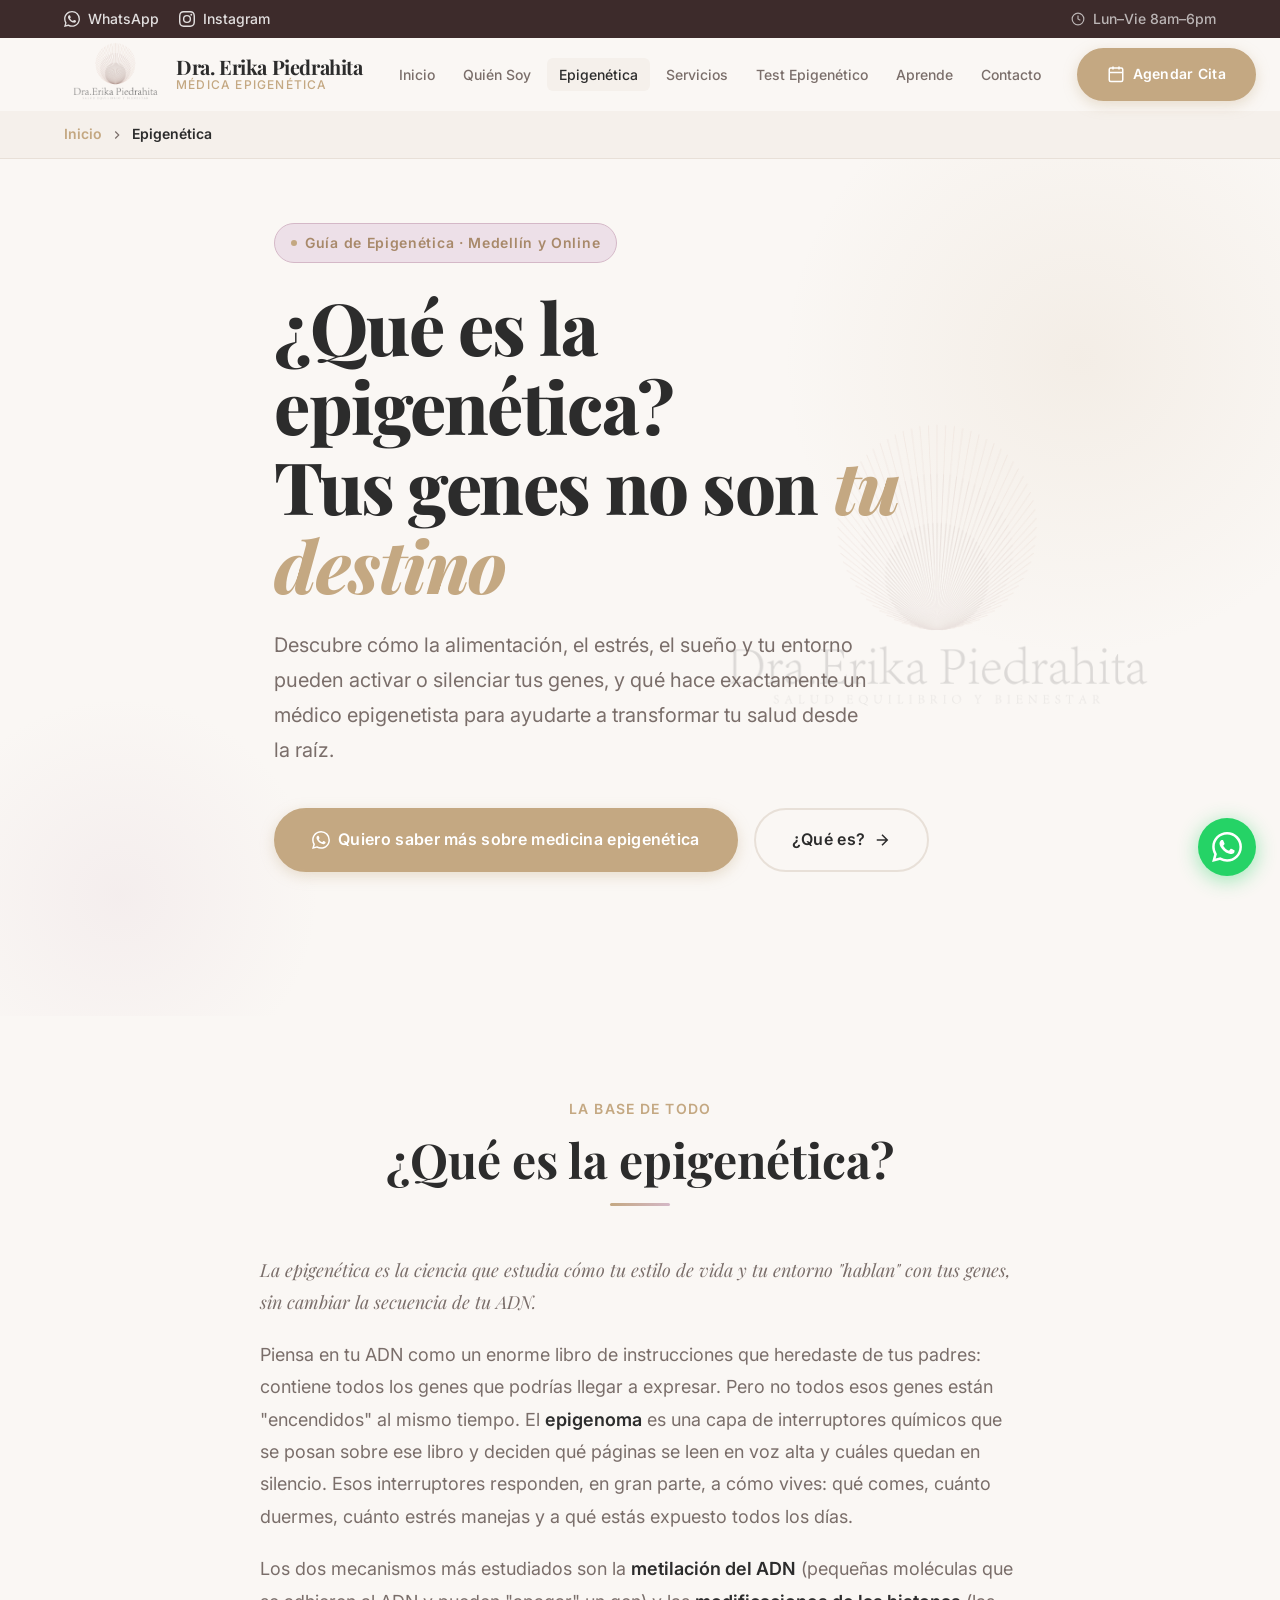
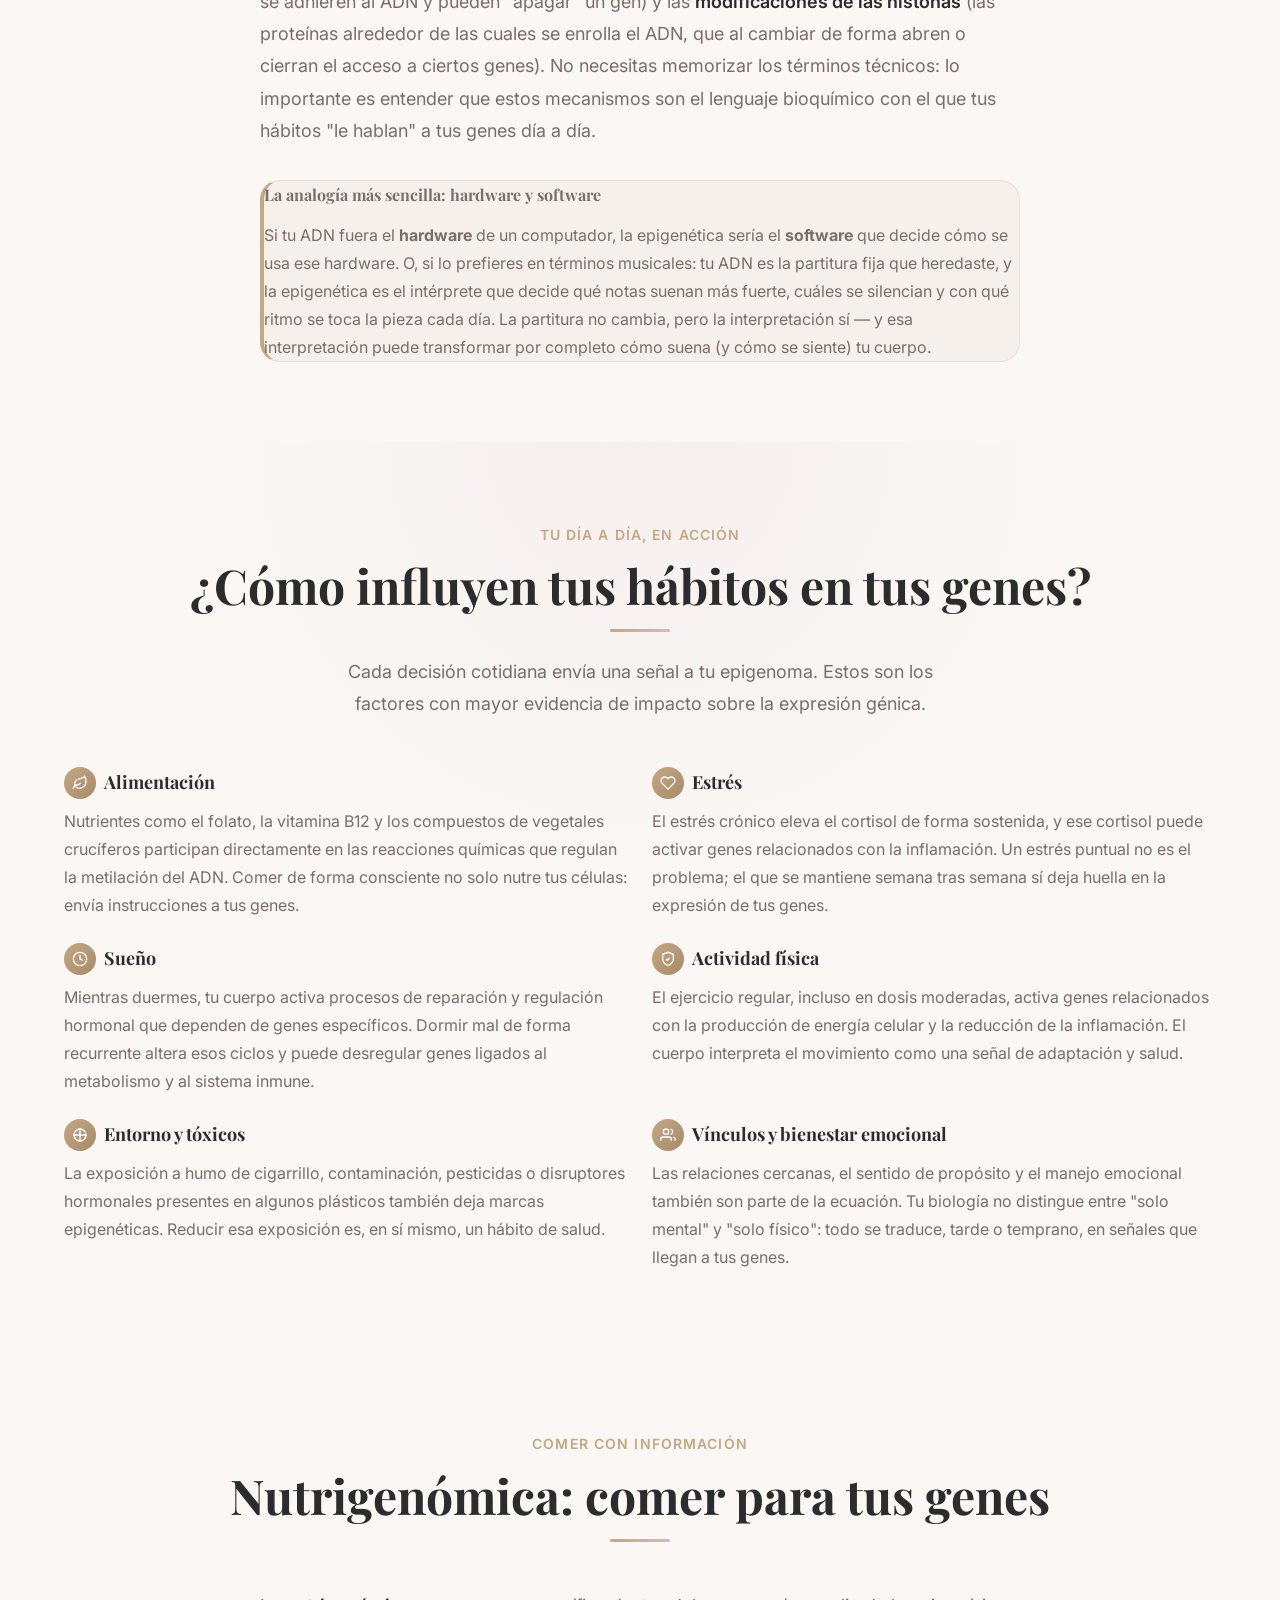
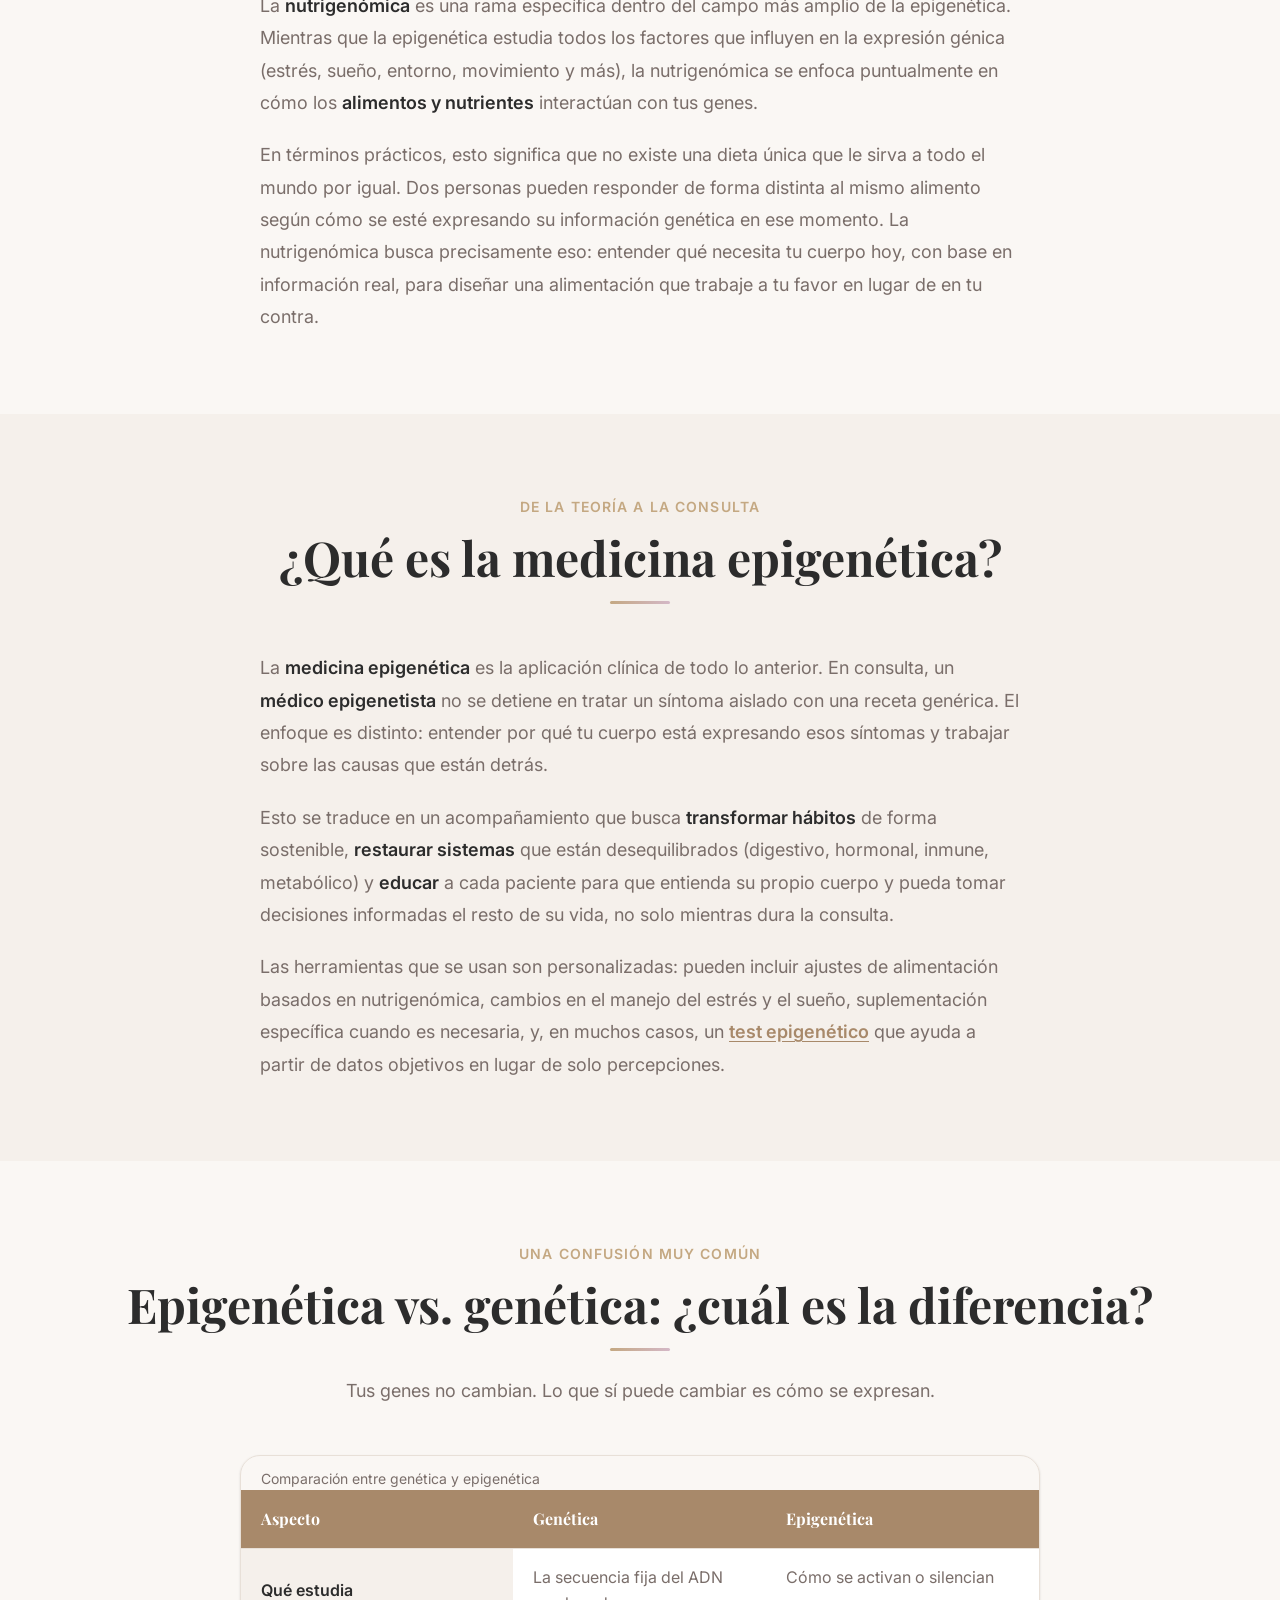
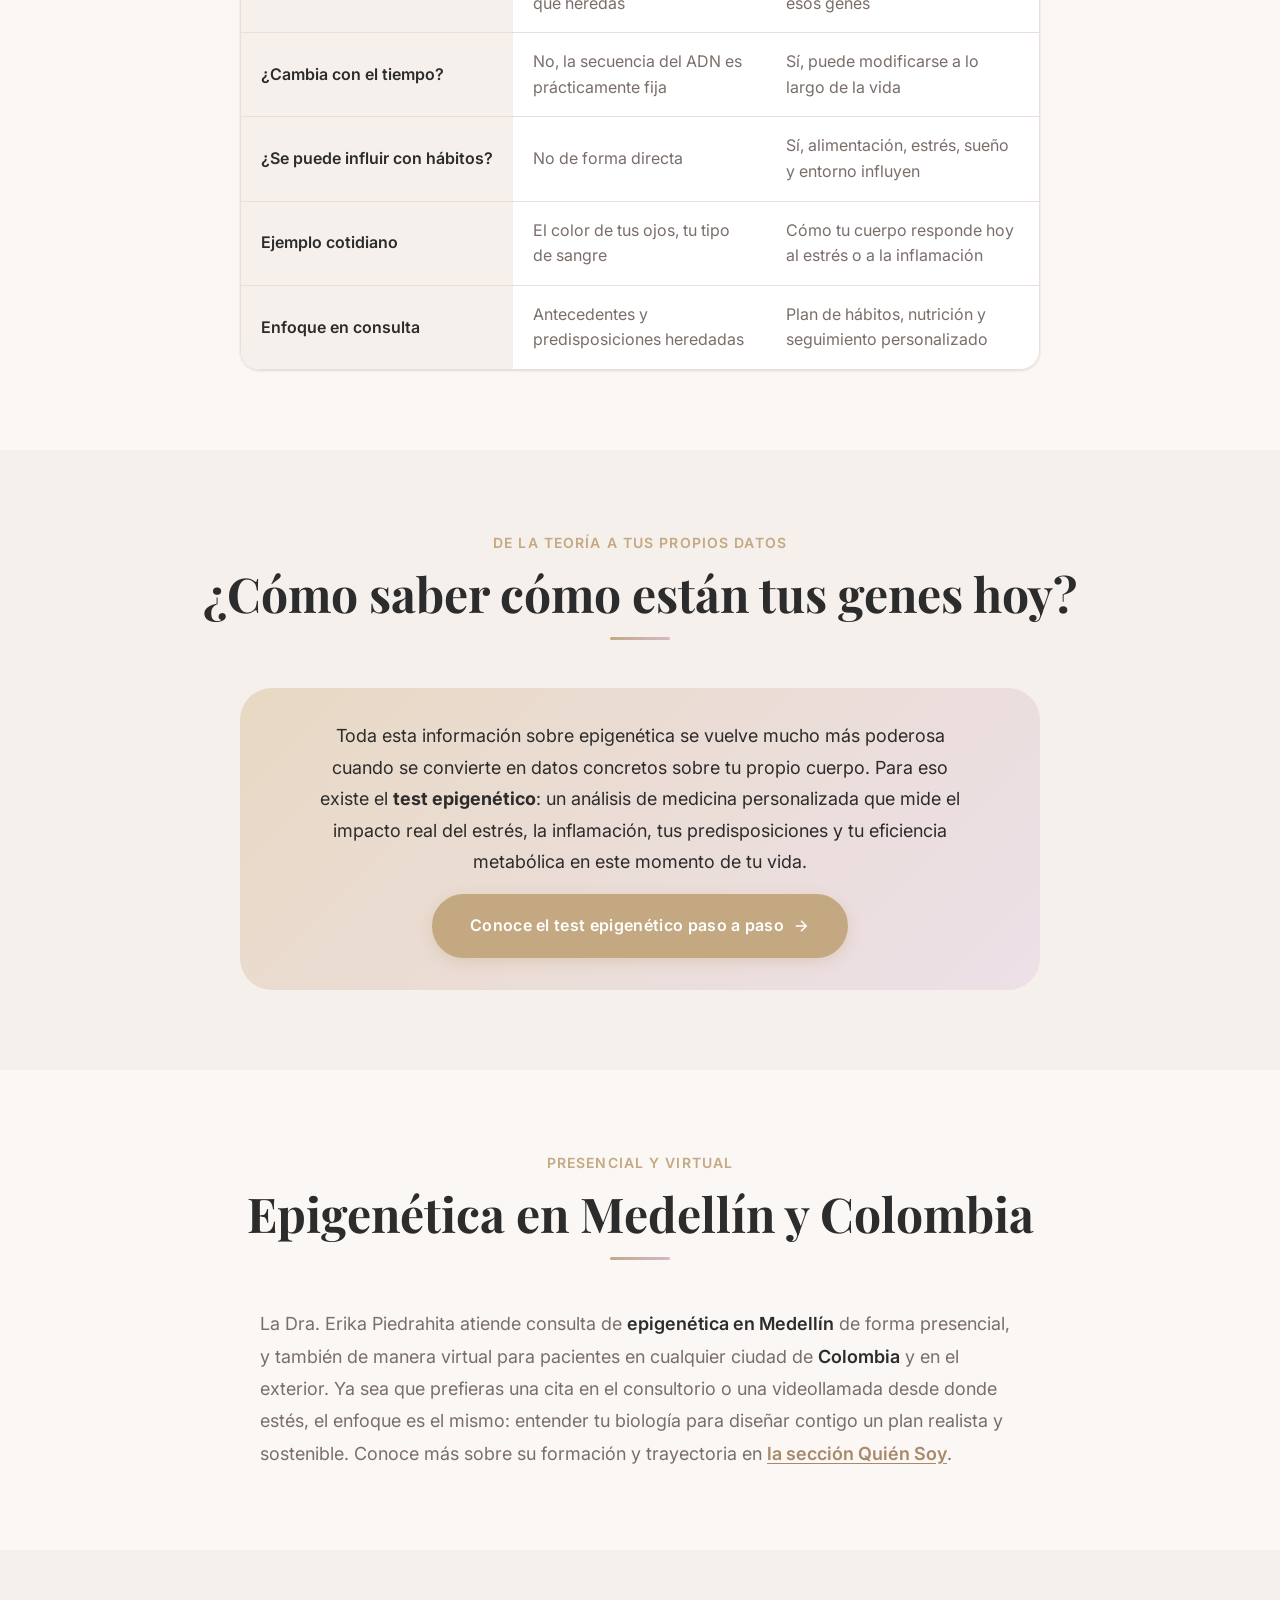
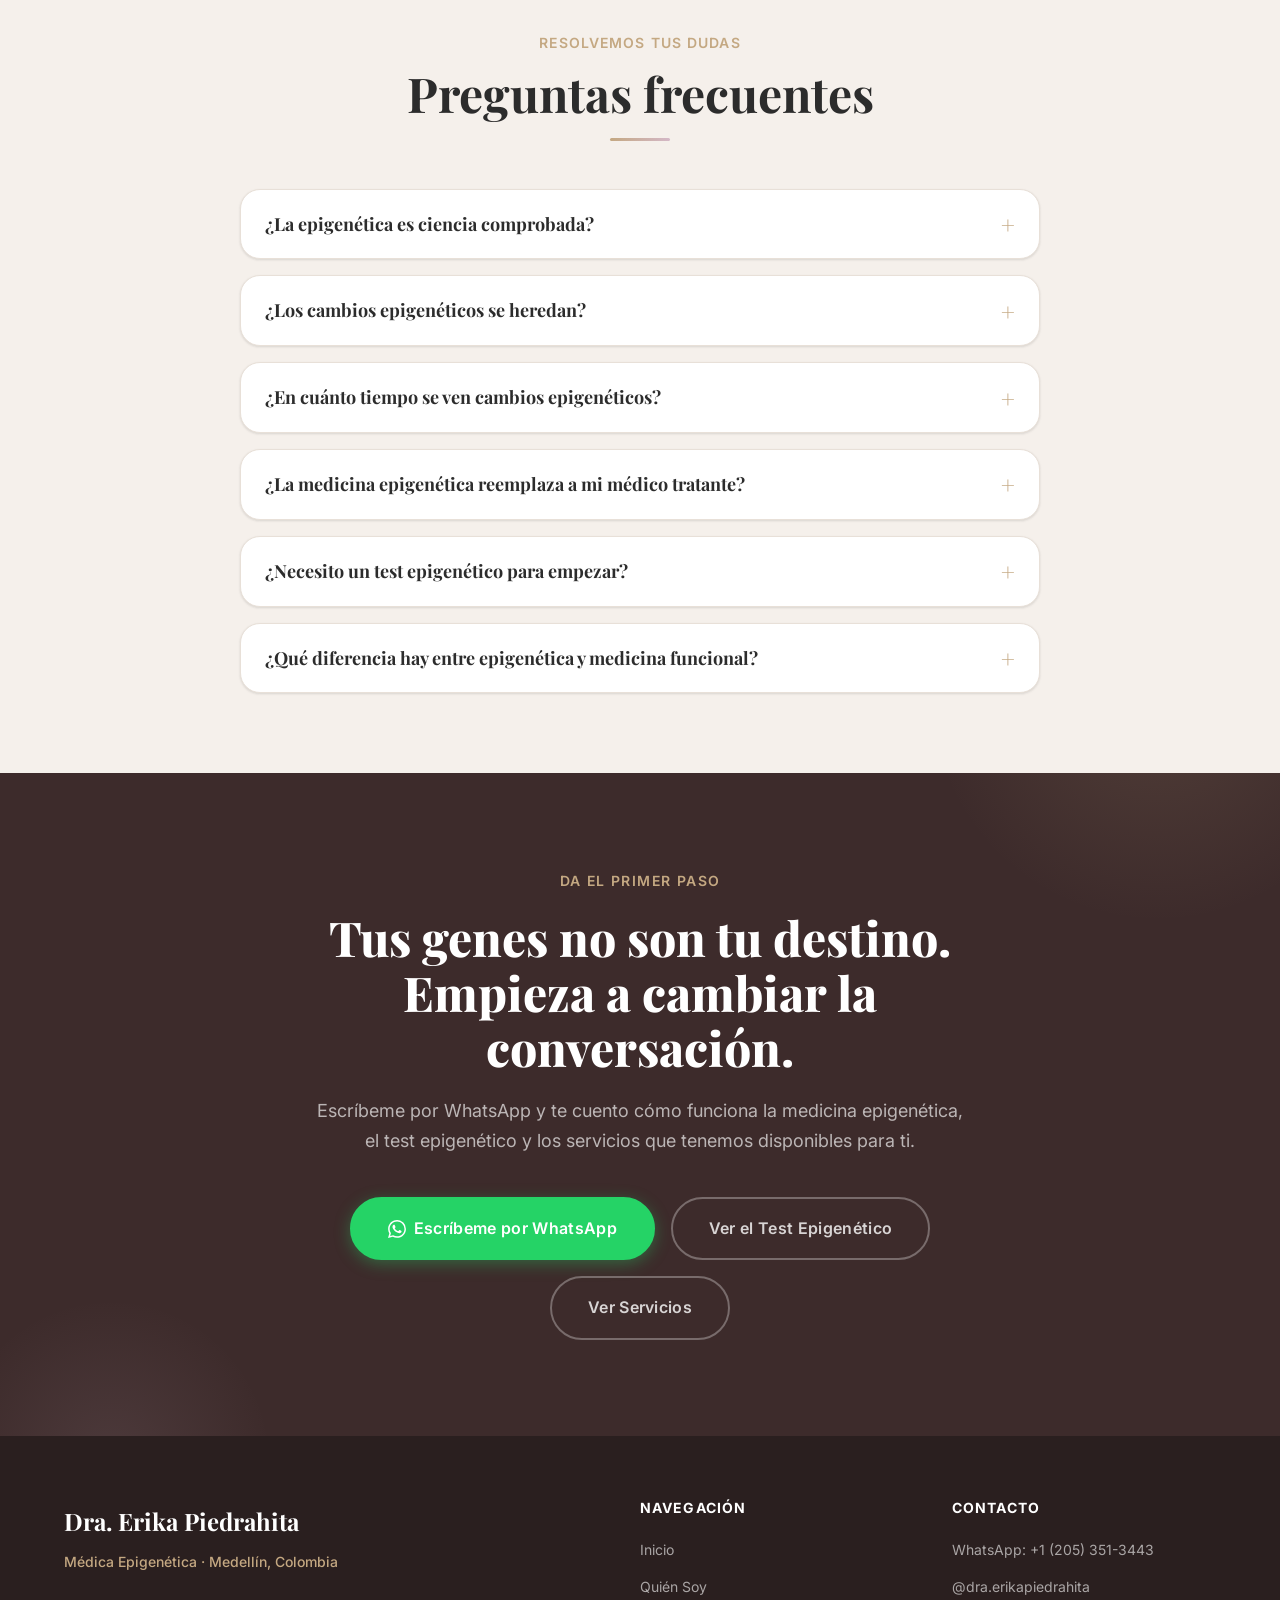
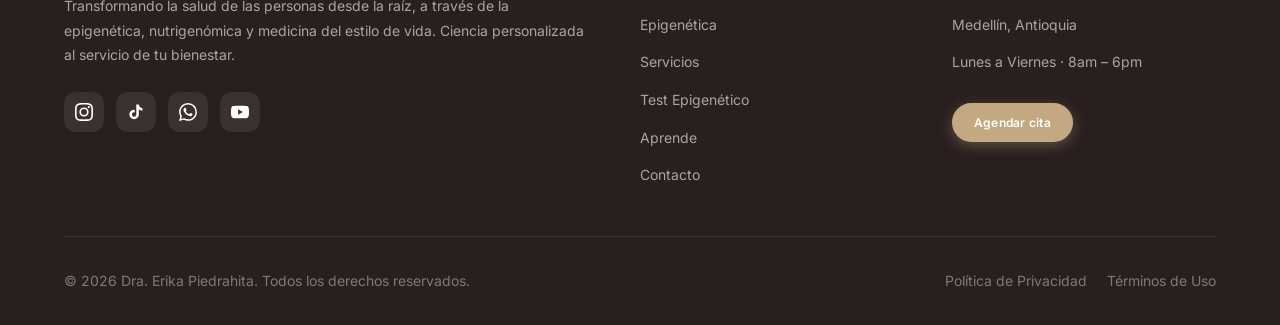
<file: epigenetica/index.html>
<!DOCTYPE html>
<html lang="es" class="no-js">
<head>
  <!-- =====================================================
       META & SEO
       ===================================================== -->
  <meta charset="UTF-8" />
  <meta name="viewport" content="width=device-width, initial-scale=1.0" />
  <meta http-equiv="X-UA-Compatible" content="IE=edge" />

  <title>¿Qué es la Epigenética? Guía Completa — Dra. Erika Piedrahita</title>
  <meta name="description" content="Epigenética: qué es, cómo tus hábitos activan o silencian tus genes y qué hace un médico epigenetista. Consulta en Medellín o virtual en Colombia." />
  <meta name="keywords" content="epigenética, qué es la epigenética, medicina epigenética, médico epigenetista, epigenética Medellín, epigenética Colombia, nutrigenómica, cómo influyen los hábitos en los genes, Erika Piedrahita" />
  <meta name="author" content="Dra. Erika Piedrahita" />
  <meta name="robots" content="index, follow" />
  <link rel="canonical" href="https://www.draerikapiedrahita.com/epigenetica/" />

  <!-- Open Graph / Facebook -->
  <meta property="og:type"        content="article" />
  <meta property="og:url"         content="https://www.draerikapiedrahita.com/epigenetica/" />
  <meta property="og:title"       content="¿Qué es la Epigenética? Guía Completa — Dra. Erika Piedrahita" />
  <meta property="og:description" content="Descubre qué es la epigenética, cómo tus hábitos hablan con tus genes y qué hace un médico epigenetista. Consulta en Medellín o virtual en toda Colombia." />
  <meta property="og:image"       content="https://www.draerikapiedrahita.com/assets/img/og-image.png" />
  <meta property="og:locale"      content="es_CO" />
  <meta property="og:site_name"   content="Dra. Erika Piedrahita" />

  <!-- Twitter Card -->
  <meta name="twitter:card"        content="summary" />
  <meta name="twitter:url"         content="https://www.draerikapiedrahita.com/epigenetica/" />
  <meta name="twitter:title"       content="¿Qué es la Epigenética? — Dra. Erika Piedrahita" />
  <meta name="twitter:description" content="Tus genes no son tu destino. Guía completa sobre epigenética, nutrigenómica y medicina epigenética con la Dra. Erika Piedrahita." />
  <meta name="twitter:image"       content="https://www.draerikapiedrahita.com/assets/img/og-image.png" />

  <!-- Favicon -->
  <link rel="icon" href="/favicon.ico" />
  <link rel="icon" type="image/png" sizes="32x32" href="/assets/icons/favicon-32x32.png" />
  <link rel="icon" type="image/png" sizes="16x16" href="/assets/icons/favicon-16x16.png" />
  <link rel="apple-touch-icon" sizes="180x180" href="/assets/icons/apple-touch-icon.png" />

  <!-- Google Fonts -->
  <link rel="preconnect" href="https://fonts.googleapis.com" />
  <link rel="preconnect" href="https://fonts.gstatic.com" crossorigin />
  <link href="https://fonts.googleapis.com/css2?family=Playfair+Display:ital,wght@0,400;0,500;0,600;0,700;0,800;1,400;1,500&family=Inter:wght@300;400;500;600;700&display=swap" rel="stylesheet" />

  <!-- CSS -->
  <link rel="stylesheet" href="/css/style.css" />
  <link rel="stylesheet" href="/css/layout.css" />
  <link rel="stylesheet" href="/css/components.css" />

  <!-- Page-specific styles (small additions on top of the shared design system) -->
  <style>
    /* Los CTA de esta página tienen textos largos: en pantallas
       angostas deben poder partirse en varias líneas. */
    @media (max-width: 700px) {
      .btn {
        white-space: normal;
        text-align: center;
        max-width: 100%;
      }
    }

    /* Compact hero for this landing page */
    .hero.page-hero {
      min-height: auto;
      padding-block: var(--space-16) var(--space-20);
    }
    @media (max-width: 600px) {
      .hero.page-hero { padding-block: var(--space-10) var(--space-12); }
    }

    /* Breadcrumb */
    .breadcrumb-bar {
      background-color: var(--color-surface);
      border-bottom: 1px solid var(--color-border);
    }
    .breadcrumb-nav {
      display: flex;
      align-items: center;
      flex-wrap: wrap;
      gap: var(--space-2);
      padding-block: var(--space-3);
      font-size: var(--text-sm);
      color: var(--color-text-muted);
    }
    .breadcrumb-nav a { color: var(--color-primary); font-weight: 600; }
    .breadcrumb-nav a:hover { color: var(--color-primary-dark); }
    .breadcrumb-nav span { color: var(--color-text); font-weight: 600; }

    /* Prose blocks */
    .prose {
      max-width: 760px;
      margin-inline: auto;
      display: flex;
      flex-direction: column;
      gap: var(--space-5);
    }
    .prose p {
      font-size: var(--text-lg);
      line-height: 1.8;
      color: var(--color-text-muted);
    }
    .prose p strong { color: var(--color-text); font-weight: 600; }
    .prose a { color: var(--color-primary-dark); font-weight: 600; text-decoration: underline; text-underline-offset: 3px; }
    .prose a:hover { color: var(--color-primary); }

    .prose__lead {
      font-family: var(--font-heading);
      font-style: italic;
      font-size: var(--text-xl);
      color: var(--color-text);
      line-height: 1.6;
    }

    /* Analogy callout box */
    .analogy-box {
      max-width: 760px;
      margin-inline: auto;
      background-color: var(--color-surface);
      border: 1px solid var(--color-border);
      border-left: 4px solid var(--color-primary);
      border-radius: var(--radius-lg);
      padding: var(--space-6) var(--space-7);
      display: flex;
      flex-direction: column;
      gap: var(--space-3);
    }
    .analogy-box__title {
      font-family: var(--font-heading);
      font-weight: 700;
      font-size: var(--text-lg);
      color: var(--color-text);
    }
    .analogy-box p {
      font-size: var(--text-base);
      color: var(--color-text-muted);
      line-height: 1.75;
      margin: 0;
    }

    /* Habit sub-sections grid */
    .habits-grid {
      display: grid;
      grid-template-columns: repeat(2, 1fr);
      gap: var(--space-6);
    }
    @media (max-width: 700px) {
      .habits-grid { grid-template-columns: 1fr; max-width: 500px; margin-inline: auto; }
    }
    .habit-card h3 {
      font-family: var(--font-heading);
      font-weight: 700;
      font-size: var(--text-lg);
      color: var(--color-text);
      margin-bottom: var(--space-2);
      display: flex;
      align-items: center;
      gap: var(--space-2);
    }
    .habit-card h3 .habit-card__icon {
      width: 32px;
      height: 32px;
      flex-shrink: 0;
      border-radius: var(--radius-full);
      background: linear-gradient(135deg, var(--color-primary), var(--color-primary-dark));
      color: var(--color-white);
      display: flex;
      align-items: center;
      justify-content: center;
    }
    .habit-card h3 .habit-card__icon svg { width: 16px; height: 16px; }
    .habit-card p {
      font-size: var(--text-base);
      color: var(--color-text-muted);
      line-height: 1.75;
      margin: 0;
    }

    /* Comparison table */
    .compare-table-wrap {
      max-width: 800px;
      margin-inline: auto;
      overflow-x: auto;
      border-radius: var(--radius-lg);
      border: 1px solid var(--color-border);
      box-shadow: var(--shadow-sm);
    }
    table.compare-table {
      width: 100%;
      border-collapse: collapse;
      background-color: var(--color-white);
      font-size: var(--text-base);
      min-width: 480px;
    }
    table.compare-table caption {
      text-align: left;
      font-size: var(--text-sm);
      color: var(--color-text-muted);
      padding: var(--space-3) var(--space-5) 0;
    }
    table.compare-table th,
    table.compare-table td {
      padding: var(--space-4) var(--space-5);
      text-align: left;
      border-bottom: 1px solid var(--color-border);
      line-height: 1.6;
    }
    table.compare-table thead th {
      font-family: var(--font-heading);
      font-weight: 700;
      color: var(--color-white);
      background-color: var(--color-primary-dark);
    }
    table.compare-table tbody th {
      font-weight: 600;
      color: var(--color-text);
      background-color: var(--color-surface);
      white-space: nowrap;
    }
    table.compare-table td { color: var(--color-text-muted); }
    table.compare-table tbody tr:last-child th,
    table.compare-table tbody tr:last-child td { border-bottom: none; }

    /* En móvil la tabla no cabe en 3 columnas: se apila por filas,
       usando data-label para no perder el encabezado de cada celda. */
    @media (max-width: 720px) {
      .compare-table-wrap { overflow-x: visible; }
      table.compare-table { min-width: 0; }
      table.compare-table thead {
        position: absolute;
        width: 1px; height: 1px;
        overflow: hidden;
        clip: rect(0 0 0 0);
        white-space: nowrap;
      }
      table.compare-table tr { display: block; border-bottom: 1px solid var(--color-border); }
      table.compare-table tbody tr:last-child { border-bottom: none; }
      table.compare-table tbody th {
        display: block;
        white-space: normal;
        font-family: var(--font-heading);
        font-size: var(--text-lg);
        border-bottom: none;
      }
      table.compare-table td {
        display: block;
        border-bottom: none;
        padding-block: var(--space-2);
      }
      table.compare-table td::before {
        content: attr(data-label);
        display: block;
        font-size: var(--text-xs);
        font-weight: 700;
        letter-spacing: 0.08em;
        text-transform: uppercase;
        color: var(--color-primary-dark);
        margin-bottom: 0.25rem;
      }
      table.compare-table tbody tr td:last-child { padding-bottom: var(--space-5); }
    }

    /* Bridge to test epigenético */
    .bridge-box {
      max-width: 800px;
      margin-inline: auto;
      background: linear-gradient(135deg, var(--color-primary-light), var(--color-accent-light));
      border-radius: var(--radius-xl);
      padding: var(--space-8);
      text-align: center;
      display: flex;
      flex-direction: column;
      align-items: center;
      gap: var(--space-4);
    }
    .bridge-box p {
      font-size: var(--text-lg);
      color: var(--color-text);
      line-height: 1.75;
      max-width: 640px;
    }

    /* FAQ */
    .faq-list {
      display: flex;
      flex-direction: column;
      gap: var(--space-4);
      max-width: 800px;
      margin-inline: auto;
    }
    .faq-item {
      background-color: var(--color-white);
      border: 1px solid var(--color-border);
      border-radius: var(--radius-lg);
      padding: var(--space-5) var(--space-6);
      box-shadow: var(--shadow-sm);
    }
    .faq-item summary {
      cursor: pointer;
      font-family: var(--font-heading);
      font-weight: 700;
      font-size: var(--text-lg);
      color: var(--color-text);
      list-style: none;
      display: flex;
      align-items: center;
      justify-content: space-between;
      gap: var(--space-4);
    }
    .faq-item summary::-webkit-details-marker { display: none; }
    .faq-item summary::after {
      content: '+';
      font-size: 1.5rem;
      line-height: 1;
      color: var(--color-primary);
      flex-shrink: 0;
      transition: transform var(--transition-fast);
    }
    .faq-item[open] summary::after { transform: rotate(45deg); }
    .faq-item p {
      margin-top: var(--space-3);
      color: var(--color-text-muted);
      font-size: var(--text-base);
      line-height: 1.75;
    }

    .final-cta-links {
      display: flex;
      gap: 1rem;
      justify-content: center;
      flex-wrap: wrap;
    }
  </style>

  <!-- Structured Data — Epigenética -->
  <script type="application/ld+json">
  [
    {
      "@context": "https://schema.org",
      "@type": "MedicalWebPage",
      "name": "¿Qué es la Epigenética? Guía Completa — Dra. Erika Piedrahita",
      "url": "https://www.draerikapiedrahita.com/epigenetica/",
      "description": "Guía completa sobre qué es la epigenética, cómo tus hábitos activan o silencian tus genes, qué es la nutrigenómica y qué hace un médico epigenetista.",
      "inLanguage": "es",
      "lastReviewed": "2026-08-18",
      "author": {
        "@type": "Physician",
        "name": "Dra. Erika Piedrahita",
        "url": "https://www.draerikapiedrahita.com",
        "telephone": "+12053513443",
        "image": "https://www.draerikapiedrahita.com/assets/img/og-image.png",
        "address": {
          "@type": "PostalAddress",
          "addressLocality": "Medellín",
          "addressRegion": "Antioquia",
          "addressCountry": "CO"
        },
        "sameAs": [
          "https://www.instagram.com/dra.erikapiedrahita/",
          "https://www.tiktok.com/@dra.erikapiedrahita"
        ],
        "medicalSpecialty": "Epigenética y Medicina Integrativa",
        "knowsAbout": ["epigenética", "nutrigenómica", "medicina del estilo de vida", "salud integrativa", "bienestar personalizado"],
        "hasCredential": {
          "@type": "EducationalOccupationalCredential",
          "credentialCategory": "Certificación",
          "name": "Lifestyle Medicine",
          "recognizedBy": {
            "@type": "Organization",
            "name": "Harvard T.H. Chan School of Public Health"
          }
        }
      },
      "publisher": {
        "@type": "Physician",
        "name": "Dra. Erika Piedrahita",
        "url": "https://www.draerikapiedrahita.com",
        "telephone": "+12053513443",
        "image": "https://www.draerikapiedrahita.com/assets/img/og-image.png",
        "address": {
          "@type": "PostalAddress",
          "addressLocality": "Medellín",
          "addressRegion": "Antioquia",
          "addressCountry": "CO"
        },
        "medicalSpecialty": "Epigenética y Medicina Integrativa"
      }
    },
    {
      "@context": "https://schema.org",
      "@type": "FAQPage",
      "mainEntity": [
        {
          "@type": "Question",
          "name": "¿La epigenética es ciencia comprobada?",
          "acceptedAnswer": {
            "@type": "Answer",
            "text": "Sí. La epigenética es un campo de la biología molecular con décadas de investigación científica revisada por pares. Estudia mecanismos bien documentados, como la metilación del ADN y la modificación de histonas, que regulan la expresión de los genes sin alterar la secuencia del ADN."
          }
        },
        {
          "@type": "Question",
          "name": "¿Los cambios epigenéticos se heredan?",
          "acceptedAnswer": {
            "@type": "Answer",
            "text": "Algunas marcas epigenéticas pueden transmitirse entre generaciones, aunque la mayoría se reprograman entre padres e hijos. Es un área activa de investigación. Lo que sí es claro es que las marcas epigenéticas propias no son permanentes: pueden modificarse a lo largo de la vida con cambios sostenidos de hábitos."
          }
        },
        {
          "@type": "Question",
          "name": "¿En cuánto tiempo se ven cambios epigenéticos?",
          "acceptedAnswer": {
            "@type": "Answer",
            "text": "Depende de cada persona, del hábito y de la constancia. Algunos marcadores relacionados con inflamación o estrés pueden mostrar cambios en semanas de sostener nuevos hábitos, mientras que otros procesos toman meses. Por eso el seguimiento y el acompañamiento profesional son clave."
          }
        },
        {
          "@type": "Question",
          "name": "¿La medicina epigenética reemplaza a mi médico tratante?",
          "acceptedAnswer": {
            "@type": "Answer",
            "text": "No. La medicina epigenética es complementaria a tu tratamiento médico habitual. No sustituye diagnósticos, medicamentos ni el seguimiento de tu médico tratante; trabaja de la mano con ellos para fortalecer tus hábitos y tu bienestar general."
          }
        },
        {
          "@type": "Question",
          "name": "¿Necesito un test epigenético para empezar?",
          "acceptedAnswer": {
            "@type": "Answer",
            "text": "No es obligatorio, pero es una excelente forma de partir de datos objetivos sobre tu estado actual. Puedes iniciar una consulta de epigenética sin test, y valorar más adelante si quieres complementarla con la medición."
          }
        },
        {
          "@type": "Question",
          "name": "¿Qué diferencia hay entre epigenética y medicina funcional?",
          "acceptedAnswer": {
            "@type": "Answer",
            "text": "Ambas buscan la raíz de los síntomas en lugar de solo tratarlos, pero la epigenética se enfoca específicamente en cómo tus hábitos y tu entorno modifican la expresión de tus genes, usando esa información como guía para personalizar el plan de nutrición, hábitos y suplementación."
          }
        }
      ]
    },
    {
      "@context": "https://schema.org",
      "@type": "BreadcrumbList",
      "itemListElement": [
        {
          "@type": "ListItem",
          "position": 1,
          "name": "Inicio",
          "item": "https://www.draerikapiedrahita.com/"
        },
        {
          "@type": "ListItem",
          "position": 2,
          "name": "Epigenética",
          "item": "https://www.draerikapiedrahita.com/epigenetica/"
        }
      ]
    }
  ]
  </script>
</head>

<body>

  <!-- Scroll progress bar -->
  <div class="scroll-progress" role="progressbar" aria-hidden="true"></div>

  <!-- =====================================================
       TOPBAR
       ===================================================== -->
  <div class="topbar" role="banner">
    <div class="container topbar__inner">
      <!-- Left: social links -->
      <div class="topbar__links">
        <a href="https://wa.me/12053513443" class="topbar__link" target="_blank" rel="noopener noreferrer" aria-label="Contáctanos por WhatsApp">
          <!-- WhatsApp icon -->
          <svg viewBox="0 0 24 24" fill="currentColor" aria-hidden="true">
            <path d="M17.472 14.382c-.297-.149-1.758-.867-2.03-.967-.273-.099-.471-.148-.67.15-.197.297-.767.966-.94 1.164-.173.199-.347.223-.644.075-.297-.15-1.255-.463-2.39-1.475-.883-.788-1.48-1.761-1.653-2.059-.173-.297-.018-.458.13-.606.134-.133.298-.347.446-.52.149-.174.198-.298.298-.497.099-.198.05-.371-.025-.52-.075-.149-.669-1.612-.916-2.207-.242-.579-.487-.5-.669-.51-.173-.008-.371-.01-.57-.01-.198 0-.52.074-.792.372-.272.297-1.04 1.016-1.04 2.479 0 1.462 1.065 2.875 1.213 3.074.149.198 2.096 3.2 5.077 4.487.709.306 1.262.489 1.694.625.712.227 1.36.195 1.871.118.571-.085 1.758-.719 2.006-1.413.248-.694.248-1.289.173-1.413-.074-.124-.272-.198-.57-.347m-5.421 7.403h-.004a9.87 9.87 0 01-5.031-1.378l-.361-.214-3.741.982.998-3.648-.235-.374a9.86 9.86 0 01-1.51-5.26c.001-5.45 4.436-9.884 9.888-9.884 2.64 0 5.122 1.03 6.988 2.898a9.825 9.825 0 012.893 6.994c-.003 5.45-4.437 9.884-9.885 9.884m8.413-18.297A11.815 11.815 0 0012.05 0C5.495 0 .16 5.335.157 11.892c0 2.096.547 4.142 1.588 5.945L.057 24l6.305-1.654a11.882 11.882 0 005.683 1.448h.005c6.554 0 11.89-5.335 11.893-11.893a11.821 11.821 0 00-3.48-8.413Z"/>
          </svg>
          WhatsApp
        </a>
        <a href="https://www.instagram.com/dra.erikapiedrahita/" class="topbar__link" target="_blank" rel="noopener noreferrer" aria-label="Visita nuestro Instagram">
          <!-- Instagram icon -->
          <svg viewBox="0 0 24 24" fill="currentColor" aria-hidden="true">
            <path d="M12 2.163c3.204 0 3.584.012 4.85.07 3.252.148 4.771 1.691 4.919 4.919.058 1.265.069 1.645.069 4.849 0 3.205-.012 3.584-.069 4.849-.149 3.225-1.664 4.771-4.919 4.919-1.266.058-1.644.07-4.85.07-3.204 0-3.584-.012-4.849-.07-3.26-.149-4.771-1.699-4.919-4.92-.058-1.265-.07-1.644-.07-4.849 0-3.204.013-3.583.07-4.849.149-3.227 1.664-4.771 4.919-4.919 1.266-.057 1.645-.069 4.849-.069zM12 0C8.741 0 8.333.014 7.053.072 2.695.272.273 2.69.073 7.052.014 8.333 0 8.741 0 12c0 3.259.014 3.668.072 4.948.2 4.358 2.618 6.78 6.98 6.98C8.333 23.986 8.741 24 12 24c3.259 0 3.668-.014 4.948-.072 4.354-.2 6.782-2.618 6.979-6.98.059-1.28.073-1.689.073-4.948 0-3.259-.014-3.667-.072-4.947-.196-4.354-2.617-6.78-6.979-6.98C15.668.014 15.259 0 12 0zm0 5.838a6.162 6.162 0 100 12.324 6.162 6.162 0 000-12.324zM12 16a4 4 0 110-8 4 4 0 010 8zm6.406-11.845a1.44 1.44 0 100 2.881 1.44 1.44 0 000-2.881z"/>
          </svg>
          Instagram
        </a>
      </div>
      <!-- Right: hours -->
      <div class="topbar__hours">
        <svg viewBox="0 0 24 24" fill="none" stroke="currentColor" stroke-width="2" aria-hidden="true">
          <circle cx="12" cy="12" r="10"/><polyline points="12 6 12 12 16 14"/>
        </svg>
        Lun–Vie 8am–6pm
      </div>
    </div>
  </div>

  <!-- =====================================================
       NAVBAR (Sticky)
       ===================================================== -->
  <header class="navbar" role="banner">
    <nav class="container navbar__inner" aria-label="Navegación principal">
      <!-- Logo -->
      <a href="/" class="navbar__logo" aria-label="Inicio — Dra. Erika Piedrahita">
        <img src="/assets/img/IMG_6680.PNG" alt="Logo Dra. Erika Piedrahita" class="navbar__logo-img" width="360" height="120" />
        <div class="navbar__logo-text">
          <span class="navbar__logo-name">Dra. Erika Piedrahita</span>
          <span class="navbar__logo-title">Médica Epigenética</span>
        </div>
      </a>

      <!-- Desktop nav links -->
      <ul class="navbar__nav" role="list">
        <li><a href="/"                    class="navbar__nav-link">Inicio</a></li>
        <li><a href="/#quien-soy"          class="navbar__nav-link">Quién Soy</a></li>
        <li><a href="/epigenetica/"        class="navbar__nav-link active" aria-current="page">Epigenética</a></li>
        <li><a href="/#servicios"          class="navbar__nav-link">Servicios</a></li>
        <li><a href="/test-epigenetico/"   class="navbar__nav-link">Test Epigenético</a></li>
        <li><a href="/#aprende"            class="navbar__nav-link">Aprende</a></li>
        <li><a href="/#contacto"           class="navbar__nav-link">Contacto</a></li>
      </ul>

      <!-- Desktop CTA -->
      <div class="navbar__actions">
        <a href="https://wa.me/12053513443?text=Hola%20Dra.%20Erika%2C%20me%20gustar%C3%ADa%20agendar%20una%20cita" class="btn btn--primary" target="_blank" rel="noopener noreferrer">
          <!-- Calendar icon -->
          <svg width="16" height="16" viewBox="0 0 24 24" fill="none" stroke="currentColor" stroke-width="2" aria-hidden="true">
            <rect x="3" y="4" width="18" height="18" rx="2" ry="2"/>
            <line x1="16" y1="2" x2="16" y2="6"/>
            <line x1="8"  y1="2" x2="8"  y2="6"/>
            <line x1="3"  y1="10" x2="21" y2="10"/>
          </svg>
          Agendar Cita
        </a>

        <!-- Hamburger -->
        <button class="navbar__hamburger" aria-label="Abrir menú de navegación" aria-expanded="false" aria-controls="mobile-menu">
          <span></span>
          <span></span>
          <span></span>
        </button>
      </div>
    </nav>

    <!-- Mobile menu -->
    <div class="navbar__mobile" id="mobile-menu" role="dialog" aria-label="Menú móvil">
      <ul class="navbar__mobile-links" role="list">
        <li><a href="/"                  class="navbar__mobile-link">Inicio</a></li>
        <li><a href="/#quien-soy"        class="navbar__mobile-link">Quién Soy</a></li>
        <li><a href="/epigenetica/"      class="navbar__mobile-link" aria-current="page">Epigenética</a></li>
        <li><a href="/#servicios"        class="navbar__mobile-link">Servicios</a></li>
        <li><a href="/test-epigenetico/" class="navbar__mobile-link">Test Epigenético</a></li>
        <li><a href="/#aprende"          class="navbar__mobile-link">Aprende</a></li>
        <li><a href="/#contacto"         class="navbar__mobile-link">Contacto</a></li>
      </ul>
      <a href="https://wa.me/12053513443?text=Hola%20Dra.%20Erika%2C%20me%20gustar%C3%ADa%20agendar%20una%20cita" class="btn btn--primary" style="width:100%; justify-content:center;" target="_blank" rel="noopener noreferrer">
        Agendar Cita
      </a>
    </div>
  </header>

  <!-- Breadcrumb -->
  <div class="breadcrumb-bar">
    <div class="container">
      <nav class="breadcrumb-nav" aria-label="Ruta de navegación">
        <a href="/">Inicio</a>
        <svg width="14" height="14" viewBox="0 0 24 24" fill="none" stroke="currentColor" stroke-width="2" aria-hidden="true"><path d="M9 18l6-6-6-6"/></svg>
        <span aria-current="page">Epigenética</span>
      </nav>
    </div>
  </div>

  <!-- =====================================================
       MAIN CONTENT
       ===================================================== -->
  <main id="main-content">

    <!-- =================================================
         HERO
         ================================================= -->
    <section class="hero page-hero" aria-label="Epigenética">
      <div class="container hero__inner">

        <!-- Badge -->
        <div class="hero__badge animate-fadeInUp">
          <span class="hero__badge-dot" aria-hidden="true"></span>
          Guía de Epigenética · Medellín y Online
        </div>

        <!-- Heading -->
        <h1 class="hero__title animate-fadeInUp delay-200">
          ¿Qué es la epigenética?<br />
          Tus genes no son <em>tu destino</em>
        </h1>

        <!-- Subtitle -->
        <p class="hero__subtitle animate-fadeInUp delay-300">
          Descubre cómo la alimentación, el estrés, el sueño y tu entorno pueden
          activar o silenciar tus genes, y qué hace exactamente un médico
          epigenetista para ayudarte a transformar tu salud desde la raíz.
        </p>

        <!-- CTAs -->
        <div class="hero__cta-group animate-fadeInUp delay-400">
          <a href="https://wa.me/12053513443?text=Hola%20Dra.%20Erika%2C%20quiero%20saber%20m%C3%A1s%20sobre%20medicina%20epigen%C3%A9tica" class="btn btn--primary btn--lg" target="_blank" rel="noopener noreferrer">
            <!-- WhatsApp icon -->
            <svg viewBox="0 0 24 24" fill="currentColor" aria-hidden="true">
              <path d="M17.472 14.382c-.297-.149-1.758-.867-2.03-.967-.273-.099-.471-.148-.67.15-.197.297-.767.966-.94 1.164-.173.199-.347.223-.644.075-.297-.15-1.255-.463-2.39-1.475-.883-.788-1.48-1.761-1.653-2.059-.173-.297-.018-.458.13-.606.134-.133.298-.347.446-.52.149-.174.198-.298.298-.497.099-.198.05-.371-.025-.52-.075-.149-.669-1.612-.916-2.207-.242-.579-.487-.5-.669-.51-.173-.008-.371-.01-.57-.01-.198 0-.52.074-.792.372-.272.297-1.04 1.016-1.04 2.479 0 1.462 1.065 2.875 1.213 3.074.149.198 2.096 3.2 5.077 4.487.709.306 1.262.489 1.694.625.712.227 1.36.195 1.871.118.571-.085 1.758-.719 2.006-1.413.248-.694.248-1.289.173-1.413-.074-.124-.272-.198-.57-.347m-5.421 7.403h-.004a9.87 9.87 0 01-5.031-1.378l-.361-.214-3.741.982.998-3.648-.235-.374a9.86 9.86 0 01-1.51-5.26c.001-5.45 4.436-9.884 9.888-9.884 2.64 0 5.122 1.03 6.988 2.898a9.825 9.825 0 012.893 6.994c-.003 5.45-4.437 9.884-9.885 9.884m8.413-18.297A11.815 11.815 0 0012.05 0C5.495 0 .16 5.335.157 11.892c0 2.096.547 4.142 1.588 5.945L.057 24l6.305-1.654a11.882 11.882 0 005.683 1.448h.005c6.554 0 11.89-5.335 11.893-11.893a11.821 11.821 0 00-3.48-8.413Z"/>
            </svg>
            Quiero saber más sobre medicina epigenética
          </a>
          <a href="#que-es-la-epigenetica" class="btn btn--secondary btn--lg">
            ¿Qué es?
            <svg viewBox="0 0 24 24" fill="none" stroke="currentColor" stroke-width="2" aria-hidden="true">
              <path d="M5 12h14M12 5l7 7-7 7"/>
            </svg>
          </a>
        </div>

      </div>
    </section>

    <!-- =================================================
         QUÉ ES LA EPIGENÉTICA
         ================================================= -->
    <section class="section" id="que-es-la-epigenetica" aria-labelledby="que-es-title">
      <div class="container">
        <div class="section-header centered reveal">
          <span class="section-eyebrow">La base de todo</span>
          <h2 class="section-title" id="que-es-title">¿Qué es la epigenética?</h2>
          <div class="divider centered" aria-hidden="true"></div>
        </div>

        <div class="prose reveal">
          <p class="prose__lead">
            La epigenética es la ciencia que estudia cómo tu estilo de vida y tu entorno
            "hablan" con tus genes, sin cambiar la secuencia de tu ADN.
          </p>
          <p>
            Piensa en tu ADN como un enorme libro de instrucciones que heredaste de tus
            padres: contiene todos los genes que podrías llegar a expresar. Pero no todos
            esos genes están "encendidos" al mismo tiempo. El <strong>epigenoma</strong> es
            una capa de interruptores químicos que se posan sobre ese libro y deciden qué
            páginas se leen en voz alta y cuáles quedan en silencio. Esos interruptores
            responden, en gran parte, a cómo vives: qué comes, cuánto duermes, cuánto estrés
            manejas y a qué estás expuesto todos los días.
          </p>
          <p>
            Los dos mecanismos más estudiados son la <strong>metilación del ADN</strong>
            (pequeñas moléculas que se adhieren al ADN y pueden "apagar" un gen) y las
            <strong> modificaciones de las histonas</strong> (las proteínas alrededor de las
            cuales se enrolla el ADN, que al cambiar de forma abren o cierran el acceso a
            ciertos genes). No necesitas memorizar los términos técnicos: lo importante es
            entender que estos mecanismos son el lenguaje bioquímico con el que tus hábitos
            "le hablan" a tus genes día a día.
          </p>
        </div>

        <div class="analogy-box reveal" style="margin-top: var(--space-8);">
          <p class="analogy-box__title">La analogía más sencilla: hardware y software</p>
          <p>
            Si tu ADN fuera el <strong>hardware</strong> de un computador, la epigenética
            sería el <strong>software</strong> que decide cómo se usa ese hardware. O, si lo
            prefieres en términos musicales: tu ADN es la partitura fija que heredaste, y la
            epigenética es el intérprete que decide qué notas suenan más fuerte, cuáles se
            silencian y con qué ritmo se toca la pieza cada día. La partitura no cambia, pero
            la interpretación sí — y esa interpretación puede transformar por completo cómo
            suena (y cómo se siente) tu cuerpo.
          </p>
        </div>
      </div>
    </section>

    <!-- =================================================
         CÓMO INFLUYEN TUS HÁBITOS
         ================================================= -->
    <section class="section epigenetics bg-surface" id="habitos-y-genes" aria-labelledby="habitos-title">
      <div class="container">
        <div class="section-header centered reveal">
          <span class="section-eyebrow">Tu día a día, en acción</span>
          <h2 class="section-title" id="habitos-title">¿Cómo influyen tus hábitos en tus genes?</h2>
          <div class="divider centered" aria-hidden="true"></div>
          <p class="section-subtitle">
            Cada decisión cotidiana envía una señal a tu epigenoma. Estos son los
            factores con mayor evidencia de impacto sobre la expresión génica.
          </p>
        </div>

        <div class="habits-grid reveal">
          <div class="habit-card">
            <h3>
              <span class="habit-card__icon" aria-hidden="true">
                <svg viewBox="0 0 24 24" fill="none" stroke="currentColor" stroke-width="2"><path d="M11 20A7 7 0 019.8 6.1C15.5 5 17 4.48 19 2c1 2 2 4.18 2 8 0 5.5-4.78 10-10 10z"/><path d="M2 21c0-3 1.85-5.36 5.08-6C9.5 14.52 12 13 13 12"/></svg>
              </span>
              Alimentación
            </h3>
            <p>
              Nutrientes como el folato, la vitamina B12 y los compuestos de vegetales
              crucíferos participan directamente en las reacciones químicas que
              regulan la metilación del ADN. Comer de forma consciente no solo nutre
              tus células: envía instrucciones a tus genes.
            </p>
          </div>
          <div class="habit-card">
            <h3>
              <span class="habit-card__icon" aria-hidden="true">
                <svg viewBox="0 0 24 24" fill="none" stroke="currentColor" stroke-width="2"><path d="M20.84 4.61a5.5 5.5 0 00-7.78 0L12 5.67l-1.06-1.06a5.5 5.5 0 00-7.78 7.78l1.06 1.06L12 21.23l7.78-7.78 1.06-1.06a5.5 5.5 0 000-7.78z"/></svg>
              </span>
              Estrés
            </h3>
            <p>
              El estrés crónico eleva el cortisol de forma sostenida, y ese cortisol
              puede activar genes relacionados con la inflamación. Un estrés puntual
              no es el problema; el que se mantiene semana tras semana sí deja huella
              en la expresión de tus genes.
            </p>
          </div>
          <div class="habit-card">
            <h3>
              <span class="habit-card__icon" aria-hidden="true">
                <svg viewBox="0 0 24 24" fill="none" stroke="currentColor" stroke-width="2"><circle cx="12" cy="12" r="10"/><polyline points="12 6 12 12 16 14"/></svg>
              </span>
              Sueño
            </h3>
            <p>
              Mientras duermes, tu cuerpo activa procesos de reparación y regulación
              hormonal que dependen de genes específicos. Dormir mal de forma
              recurrente altera esos ciclos y puede desregular genes ligados al
              metabolismo y al sistema inmune.
            </p>
          </div>
          <div class="habit-card">
            <h3>
              <span class="habit-card__icon" aria-hidden="true">
                <svg viewBox="0 0 24 24" fill="none" stroke="currentColor" stroke-width="2"><path d="M12 22s8-4 8-10V5l-8-3-8 3v7c0 6 8 10 8 10z"/><path d="M9 12l2 2 4-4"/></svg>
              </span>
              Actividad física
            </h3>
            <p>
              El ejercicio regular, incluso en dosis moderadas, activa genes
              relacionados con la producción de energía celular y la reducción de la
              inflamación. El cuerpo interpreta el movimiento como una señal de
              adaptación y salud.
            </p>
          </div>
          <div class="habit-card">
            <h3>
              <span class="habit-card__icon" aria-hidden="true">
                <svg viewBox="0 0 24 24" fill="none" stroke="currentColor" stroke-width="2"><path d="M12 2v20M2 12h20"/><circle cx="12" cy="12" r="9"/></svg>
              </span>
              Entorno y tóxicos
            </h3>
            <p>
              La exposición a humo de cigarrillo, contaminación, pesticidas o
              disruptores hormonales presentes en algunos plásticos también deja
              marcas epigenéticas. Reducir esa exposición es, en sí mismo, un hábito
              de salud.
            </p>
          </div>
          <div class="habit-card">
            <h3>
              <span class="habit-card__icon" aria-hidden="true">
                <svg viewBox="0 0 24 24" fill="none" stroke="currentColor" stroke-width="2"><path d="M17 21v-2a4 4 0 00-4-4H5a4 4 0 00-4 4v2"/><circle cx="9" cy="7" r="4"/><path d="M23 21v-2a4 4 0 00-3-3.87"/><path d="M16 3.13a4 4 0 010 7.75"/></svg>
              </span>
              Vínculos y bienestar emocional
            </h3>
            <p>
              Las relaciones cercanas, el sentido de propósito y el manejo emocional
              también son parte de la ecuación. Tu biología no distingue entre "solo
              mental" y "solo físico": todo se traduce, tarde o temprano, en señales
              que llegan a tus genes.
            </p>
          </div>
        </div>
      </div>
    </section>

    <!-- =================================================
         NUTRIGENÓMICA
         ================================================= -->
    <section class="section" id="nutrigenomica" aria-labelledby="nutrigenomica-title">
      <div class="container">
        <div class="section-header centered reveal">
          <span class="section-eyebrow">Comer con información</span>
          <h2 class="section-title" id="nutrigenomica-title">Nutrigenómica: comer para tus genes</h2>
          <div class="divider centered" aria-hidden="true"></div>
        </div>

        <div class="prose reveal">
          <p>
            La <strong>nutrigenómica</strong> es una rama específica dentro del campo más
            amplio de la epigenética. Mientras que la epigenética estudia todos los factores
            que influyen en la expresión génica (estrés, sueño, entorno, movimiento y más),
            la nutrigenómica se enfoca puntualmente en cómo los <strong>alimentos y
            nutrientes</strong> interactúan con tus genes.
          </p>
          <p>
            En términos prácticos, esto significa que no existe una dieta única que le
            sirva a todo el mundo por igual. Dos personas pueden responder de forma distinta
            al mismo alimento según cómo se esté expresando su información genética en ese
            momento. La nutrigenómica busca precisamente eso: entender qué necesita tu
            cuerpo hoy, con base en información real, para diseñar una alimentación que
            trabaje a tu favor en lugar de en tu contra.
          </p>
        </div>
      </div>
    </section>

    <!-- =================================================
         QUÉ ES LA MEDICINA EPIGENÉTICA
         ================================================= -->
    <section class="section bg-surface" id="medicina-epigenetica" aria-labelledby="medicina-epigenetica-title">
      <div class="container">
        <div class="section-header centered reveal">
          <span class="section-eyebrow">De la teoría a la consulta</span>
          <h2 class="section-title" id="medicina-epigenetica-title">¿Qué es la medicina epigenética?</h2>
          <div class="divider centered" aria-hidden="true"></div>
        </div>

        <div class="prose reveal">
          <p>
            La <strong>medicina epigenética</strong> es la aplicación clínica de todo lo
            anterior. En consulta, un <strong>médico epigenetista</strong> no se detiene en
            tratar un síntoma aislado con una receta genérica. El enfoque es distinto:
            entender por qué tu cuerpo está expresando esos síntomas y trabajar sobre las
            causas que están detrás.
          </p>
          <p>
            Esto se traduce en un acompañamiento que busca <strong>transformar hábitos</strong>
            de forma sostenible, <strong>restaurar sistemas</strong> que están desequilibrados
            (digestivo, hormonal, inmune, metabólico) y <strong>educar</strong> a cada paciente
            para que entienda su propio cuerpo y pueda tomar decisiones informadas el resto de
            su vida, no solo mientras dura la consulta.
          </p>
          <p>
            Las herramientas que se usan son personalizadas: pueden incluir ajustes de
            alimentación basados en nutrigenómica, cambios en el manejo del estrés y el sueño,
            suplementación específica cuando es necesaria, y, en muchos casos, un
            <a href="/test-epigenetico/">test epigenético</a> que ayuda a partir de datos
            objetivos en lugar de solo percepciones.
          </p>
        </div>
      </div>
    </section>

    <!-- =================================================
         EPIGENÉTICA VS. GENÉTICA
         ================================================= -->
    <section class="section" id="epigenetica-vs-genetica" aria-labelledby="vs-title">
      <div class="container">
        <div class="section-header centered reveal">
          <span class="section-eyebrow">Una confusión muy común</span>
          <h2 class="section-title" id="vs-title">Epigenética vs. genética: ¿cuál es la diferencia?</h2>
          <div class="divider centered" aria-hidden="true"></div>
          <p class="section-subtitle">
            Tus genes no cambian. Lo que sí puede cambiar es cómo se expresan.
          </p>
        </div>

        <div class="compare-table-wrap reveal">
          <table class="compare-table">
            <caption>Comparación entre genética y epigenética</caption>
            <thead>
              <tr>
                <th scope="col">Aspecto</th>
                <th scope="col">Genética</th>
                <th scope="col">Epigenética</th>
              </tr>
            </thead>
            <tbody>
              <tr>
                <th scope="row">Qué estudia</th>
                <td data-label="Genética">La secuencia fija del ADN que heredas</td>
                <td data-label="Epigenética">Cómo se activan o silencian esos genes</td>
              </tr>
              <tr>
                <th scope="row">¿Cambia con el tiempo?</th>
                <td data-label="Genética">No, la secuencia del ADN es prácticamente fija</td>
                <td data-label="Epigenética">Sí, puede modificarse a lo largo de la vida</td>
              </tr>
              <tr>
                <th scope="row">¿Se puede influir con hábitos?</th>
                <td data-label="Genética">No de forma directa</td>
                <td data-label="Epigenética">Sí, alimentación, estrés, sueño y entorno influyen</td>
              </tr>
              <tr>
                <th scope="row">Ejemplo cotidiano</th>
                <td data-label="Genética">El color de tus ojos, tu tipo de sangre</td>
                <td data-label="Epigenética">Cómo tu cuerpo responde hoy al estrés o a la inflamación</td>
              </tr>
              <tr>
                <th scope="row">Enfoque en consulta</th>
                <td data-label="Genética">Antecedentes y predisposiciones heredadas</td>
                <td data-label="Epigenética">Plan de hábitos, nutrición y seguimiento personalizado</td>
              </tr>
            </tbody>
          </table>
        </div>
      </div>
    </section>

    <!-- =================================================
         PUENTE AL TEST EPIGENÉTICO
         ================================================= -->
    <section class="section bg-surface" id="conoce-tus-genes" aria-labelledby="conoce-tus-genes-title">
      <div class="container">
        <div class="section-header centered reveal">
          <span class="section-eyebrow">De la teoría a tus propios datos</span>
          <h2 class="section-title" id="conoce-tus-genes-title">¿Cómo saber cómo están tus genes hoy?</h2>
          <div class="divider centered" aria-hidden="true"></div>
        </div>

        <div class="bridge-box reveal">
          <p>
            Toda esta información sobre epigenética se vuelve mucho más poderosa cuando se
            convierte en datos concretos sobre tu propio cuerpo. Para eso existe el
            <strong>test epigenético</strong>: un análisis de medicina personalizada que mide
            el impacto real del estrés, la inflamación, tus predisposiciones y tu eficiencia
            metabólica en este momento de tu vida.
          </p>
          <a href="/test-epigenetico/" class="btn btn--primary btn--lg">
            Conoce el test epigenético paso a paso
            <svg viewBox="0 0 24 24" fill="none" stroke="currentColor" stroke-width="2" aria-hidden="true">
              <path d="M5 12h14M12 5l7 7-7 7"/>
            </svg>
          </a>
        </div>
      </div>
    </section>

    <!-- =================================================
         EPIGENÉTICA EN MEDELLÍN Y COLOMBIA
         ================================================= -->
    <section class="section" id="epigenetica-medellin-colombia" aria-labelledby="medellin-title">
      <div class="container">
        <div class="section-header centered reveal">
          <span class="section-eyebrow">Presencial y virtual</span>
          <h2 class="section-title" id="medellin-title">Epigenética en Medellín y Colombia</h2>
          <div class="divider centered" aria-hidden="true"></div>
        </div>

        <div class="prose reveal">
          <p>
            La Dra. Erika Piedrahita atiende consulta de <strong>epigenética en Medellín</strong>
            de forma presencial, y también de manera virtual para pacientes en cualquier
            ciudad de <strong>Colombia</strong> y en el exterior. Ya sea que prefieras una
            cita en el consultorio o una videollamada desde donde estés, el enfoque es el
            mismo: entender tu biología para diseñar contigo un plan realista y sostenible.
            Conoce más sobre su formación y trayectoria en
            <a href="/#quien-soy">la sección Quién Soy</a>.
          </p>
        </div>
      </div>
    </section>

    <!-- =================================================
         FAQ
         ================================================= -->
    <section class="section bg-surface" id="preguntas-frecuentes" aria-labelledby="faq-title">
      <div class="container">
        <div class="section-header centered reveal">
          <span class="section-eyebrow">Resolvemos tus dudas</span>
          <h2 class="section-title" id="faq-title">Preguntas frecuentes</h2>
          <div class="divider centered" aria-hidden="true"></div>
        </div>

        <div class="faq-list reveal">
          <details class="faq-item">
            <summary>¿La epigenética es ciencia comprobada?</summary>
            <p>
              Sí. La epigenética es un campo de la biología molecular con décadas de
              investigación científica revisada por pares. Estudia mecanismos bien
              documentados, como la metilación del ADN y la modificación de histonas, que
              regulan la expresión de los genes sin alterar la secuencia del ADN.
            </p>
          </details>
          <details class="faq-item">
            <summary>¿Los cambios epigenéticos se heredan?</summary>
            <p>
              Algunas marcas epigenéticas pueden transmitirse entre generaciones, aunque la
              mayoría se reprograman entre padres e hijos. Es un área activa de
              investigación. Lo que sí es claro es que las marcas epigenéticas propias no son
              permanentes: pueden modificarse a lo largo de la vida con cambios sostenidos de
              hábitos.
            </p>
          </details>
          <details class="faq-item">
            <summary>¿En cuánto tiempo se ven cambios epigenéticos?</summary>
            <p>
              Depende de cada persona, del hábito y de la constancia. Algunos marcadores
              relacionados con inflamación o estrés pueden mostrar cambios en semanas de
              sostener nuevos hábitos, mientras que otros procesos toman meses. Por eso el
              seguimiento y el acompañamiento profesional son clave.
            </p>
          </details>
          <details class="faq-item">
            <summary>¿La medicina epigenética reemplaza a mi médico tratante?</summary>
            <p>
              No. La medicina epigenética es complementaria a tu tratamiento médico
              habitual. No sustituye diagnósticos, medicamentos ni el seguimiento de tu
              médico tratante; trabaja de la mano con ellos para fortalecer tus hábitos y tu
              bienestar general.
            </p>
          </details>
          <details class="faq-item">
            <summary>¿Necesito un test epigenético para empezar?</summary>
            <p>
              No es obligatorio, pero es una excelente forma de partir de datos objetivos
              sobre tu estado actual. Puedes iniciar una consulta de epigenética sin test, y
              valorar más adelante si quieres complementarla con la medición.
            </p>
          </details>
          <details class="faq-item">
            <summary>¿Qué diferencia hay entre epigenética y medicina funcional?</summary>
            <p>
              Ambas buscan la raíz de los síntomas en lugar de solo tratarlos, pero la
              epigenética se enfoca específicamente en cómo tus hábitos y tu entorno
              modifican la expresión de tus genes, usando esa información como guía para
              personalizar el plan de nutrición, hábitos y suplementación.
            </p>
          </details>
        </div>
      </div>
    </section>

    <!-- =================================================
         CTA FINAL
         ================================================= -->
    <section class="cta-section" id="cta-final" aria-labelledby="cta-final-title">
      <div class="container cta-section__inner">
        <p class="cta-section__eyebrow reveal">Da el primer paso</p>
        <h2 class="cta-section__title reveal" id="cta-final-title">
          Tus genes no son tu destino.<br />Empieza a cambiar la conversación.
        </h2>
        <p class="cta-section__subtitle reveal">
          Escríbeme por WhatsApp y te cuento cómo funciona la medicina epigenética, el test
          epigenético y los servicios que tenemos disponibles para ti.
        </p>
        <div class="final-cta-links reveal">
          <a
            href="https://wa.me/12053513443?text=Hola%20Dra.%20Erika%2C%20quiero%20saber%20m%C3%A1s%20sobre%20medicina%20epigen%C3%A9tica"
            class="btn btn--whatsapp btn--lg"
            target="_blank"
            rel="noopener noreferrer"
          >
            <!-- WhatsApp icon -->
            <svg viewBox="0 0 24 24" fill="currentColor" aria-hidden="true" width="22" height="22">
              <path d="M17.472 14.382c-.297-.149-1.758-.867-2.03-.967-.273-.099-.471-.148-.67.15-.197.297-.767.966-.94 1.164-.173.199-.347.223-.644.075-.297-.15-1.255-.463-2.39-1.475-.883-.788-1.48-1.761-1.653-2.059-.173-.297-.018-.458.13-.606.134-.133.298-.347.446-.52.149-.174.198-.298.298-.497.099-.198.05-.371-.025-.52-.075-.149-.669-1.612-.916-2.207-.242-.579-.487-.5-.669-.51-.173-.008-.371-.01-.57-.01-.198 0-.52.074-.792.372-.272.297-1.04 1.016-1.04 2.479 0 1.462 1.065 2.875 1.213 3.074.149.198 2.096 3.2 5.077 4.487.709.306 1.262.489 1.694.625.712.227 1.36.195 1.871.118.571-.085 1.758-.719 2.006-1.413.248-.694.248-1.289.173-1.413-.074-.124-.272-.198-.57-.347m-5.421 7.403h-.004a9.87 9.87 0 01-5.031-1.378l-.361-.214-3.741.982.998-3.648-.235-.374a9.86 9.86 0 01-1.51-5.26c.001-5.45 4.436-9.884 9.888-9.884 2.64 0 5.122 1.03 6.988 2.898a9.825 9.825 0 012.893 6.994c-.003 5.45-4.437 9.884-9.885 9.884m8.413-18.297A11.815 11.815 0 0012.05 0C5.495 0 .16 5.335.157 11.892c0 2.096.547 4.142 1.588 5.945L.057 24l6.305-1.654a11.882 11.882 0 005.683 1.448h.005c6.554 0 11.89-5.335 11.893-11.893a11.821 11.821 0 00-3.48-8.413Z"/>
            </svg>
            Escríbeme por WhatsApp
          </a>
          <a href="/test-epigenetico/" class="btn btn--dark-outline btn--lg">
            Ver el Test Epigenético
          </a>
          <a href="/#servicios" class="btn btn--dark-outline btn--lg">
            Ver Servicios
          </a>
        </div>
      </div>
    </section>

  </main>

  <!-- =====================================================
       FOOTER
       ===================================================== -->
  <footer class="footer" role="contentinfo" id="footer">
    <div class="container">
      <div class="footer__main">

        <!-- Brand column -->
        <div class="footer__brand">
          <p class="footer__brand-name">Dra. Erika Piedrahita</p>
          <p class="footer__brand-tagline">Médica Epigenética · Medellín, Colombia</p>
          <p class="footer__brand-desc">
            Transformando la salud de las personas desde la raíz, a través de la epigenética,
            nutrigenómica y medicina del estilo de vida. Ciencia personalizada al servicio de tu bienestar.
          </p>
          <!-- Social icons -->
          <div class="footer__social" role="list" aria-label="Redes sociales">
            <a href="https://www.instagram.com/dra.erikapiedrahita/" class="footer__social-link" target="_blank" rel="noopener noreferrer" aria-label="Instagram" role="listitem">
              <svg viewBox="0 0 24 24" fill="currentColor" aria-hidden="true">
                <path d="M12 2.163c3.204 0 3.584.012 4.85.07 3.252.148 4.771 1.691 4.919 4.919.058 1.265.069 1.645.069 4.849 0 3.205-.012 3.584-.069 4.849-.149 3.225-1.664 4.771-4.919 4.919-1.266.058-1.644.07-4.85.07-3.204 0-3.584-.012-4.849-.07-3.26-.149-4.771-1.699-4.919-4.92-.058-1.265-.07-1.644-.07-4.849 0-3.204.013-3.583.07-4.849.149-3.227 1.664-4.771 4.919-4.919 1.266-.057 1.645-.069 4.849-.069zM12 0C8.741 0 8.333.014 7.053.072 2.695.272.273 2.69.073 7.052.014 8.333 0 8.741 0 12c0 3.259.014 3.668.072 4.948.2 4.358 2.618 6.78 6.98 6.98C8.333 23.986 8.741 24 12 24c3.259 0 3.668-.014 4.948-.072 4.354-.2 6.782-2.618 6.979-6.98.059-1.28.073-1.689.073-4.948 0-3.259-.014-3.667-.072-4.947-.196-4.354-2.617-6.78-6.979-6.98C15.668.014 15.259 0 12 0zm0 5.838a6.162 6.162 0 100 12.324 6.162 6.162 0 000-12.324zM12 16a4 4 0 110-8 4 4 0 010 8zm6.406-11.845a1.44 1.44 0 100 2.881 1.44 1.44 0 000-2.881z"/>
              </svg>
            </a>
            <a href="https://www.tiktok.com/@Dra_erikapiedrahita" class="footer__social-link" target="_blank" rel="noopener noreferrer" aria-label="TikTok" role="listitem">
              <svg viewBox="0 0 24 24" fill="currentColor" aria-hidden="true">
                <path d="M19.59 6.69a4.83 4.83 0 01-3.77-4.25V2h-3.45v13.67a2.89 2.89 0 01-2.88 2.5 2.89 2.89 0 01-2.89-2.89 2.89 2.89 0 012.89-2.89c.28 0 .54.04.79.1V9.01a6.33 6.33 0 00-.79-.05 6.34 6.34 0 00-6.34 6.34 6.34 6.34 0 006.34 6.34 6.34 6.34 0 006.33-6.34V8.8a8.18 8.18 0 004.77 1.52V6.89a4.85 4.85 0 01-1-.2z"/>
              </svg>
            </a>
            <a href="https://wa.me/12053513443" class="footer__social-link" target="_blank" rel="noopener noreferrer" aria-label="WhatsApp" role="listitem">
              <svg viewBox="0 0 24 24" fill="currentColor" aria-hidden="true">
                <path d="M17.472 14.382c-.297-.149-1.758-.867-2.03-.967-.273-.099-.471-.148-.67.15-.197.297-.767.966-.94 1.164-.173.199-.347.223-.644.075-.297-.15-1.255-.463-2.39-1.475-.883-.788-1.48-1.761-1.653-2.059-.173-.297-.018-.458.13-.606.134-.133.298-.347.446-.52.149-.174.198-.298.298-.497.099-.198.05-.371-.025-.52-.075-.149-.669-1.612-.916-2.207-.242-.579-.487-.5-.669-.51-.173-.008-.371-.01-.57-.01-.198 0-.52.074-.792.372-.272.297-1.04 1.016-1.04 2.479 0 1.462 1.065 2.875 1.213 3.074.149.198 2.096 3.2 5.077 4.487.709.306 1.262.489 1.694.625.712.227 1.36.195 1.871.118.571-.085 1.758-.719 2.006-1.413.248-.694.248-1.289.173-1.413-.074-.124-.272-.198-.57-.347m-5.421 7.403h-.004a9.87 9.87 0 01-5.031-1.378l-.361-.214-3.741.982.998-3.648-.235-.374a9.86 9.86 0 01-1.51-5.26c.001-5.45 4.436-9.884 9.888-9.884 2.64 0 5.122 1.03 6.988 2.898a9.825 9.825 0 012.893 6.994c-.003 5.45-4.437 9.884-9.885 9.884m8.413-18.297A11.815 11.815 0 0012.05 0C5.495 0 .16 5.335.157 11.892c0 2.096.547 4.142 1.588 5.945L.057 24l6.305-1.654a11.882 11.882 0 005.683 1.448h.005c6.554 0 11.89-5.335 11.893-11.893a11.821 11.821 0 00-3.48-8.413Z"/>
              </svg>
            </a>
            <a href="https://www.youtube.com/@Draerikapiedrahita/videos" class="footer__social-link" target="_blank" rel="noopener noreferrer" aria-label="YouTube" role="listitem">
              <svg viewBox="0 0 24 24" fill="currentColor" aria-hidden="true">
                <path d="M23.498 6.186a3.016 3.016 0 00-2.122-2.136C19.505 3.545 12 3.545 12 3.545s-7.505 0-9.377.505A3.017 3.017 0 00.502 6.186C0 8.07 0 12 0 12s0 3.93.502 5.814a3.016 3.016 0 002.122 2.136c1.871.505 9.376.505 9.376.505s7.505 0 9.377-.505a3.015 3.015 0 002.122-2.136C24 15.93 24 12 24 12s0-3.93-.502-5.814zM9.545 15.568V8.432L15.818 12l-6.273 3.568z"/>
              </svg>
            </a>
          </div>
        </div>

        <!-- Nav column -->
        <div>
          <h3 class="footer__col-title">Navegación</h3>
          <ul class="footer__links" role="list">
            <li><a href="/"                  class="footer__link">Inicio</a></li>
            <li><a href="/#quien-soy"        class="footer__link">Quién Soy</a></li>
            <li><a href="/epigenetica/"      class="footer__link">Epigenética</a></li>
            <li><a href="/#servicios"        class="footer__link">Servicios</a></li>
            <li><a href="/test-epigenetico/" class="footer__link">Test Epigenético</a></li>
            <li><a href="/#aprende"          class="footer__link">Aprende</a></li>
            <li><a href="/#contacto"         class="footer__link">Contacto</a></li>
          </ul>
        </div>

        <!-- Contact column -->
        <div>
          <h3 class="footer__col-title">Contacto</h3>
          <ul class="footer__links" role="list">
            <li>
              <a href="https://wa.me/12053513443" class="footer__link" target="_blank" rel="noopener noreferrer">
                WhatsApp: +1 (205) 351-3443
              </a>
            </li>
            <li>
              <a href="https://www.instagram.com/dra.erikapiedrahita/" class="footer__link" target="_blank" rel="noopener noreferrer">
                @dra.erikapiedrahita
              </a>
            </li>
            <li>
              <span class="footer__link">Medellín, Antioquia</span>
            </li>
            <li>
              <span class="footer__link">Lunes a Viernes · 8am – 6pm</span>
            </li>
            <li style="margin-top: var(--space-4);">
              <a
                href="https://wa.me/12053513443?text=Hola%20Dra.%20Erika%2C%20quiero%20agendar%20una%20cita"
                class="btn btn--primary btn--sm"
                target="_blank"
                rel="noopener noreferrer"
              >
                Agendar cita
              </a>
            </li>
          </ul>
        </div>

      </div><!-- /.footer__main -->

      <div class="footer__bottom">
        <p class="footer__copy">
          &copy; <span id="footer-year"></span> Dra. Erika Piedrahita. Todos los derechos reservados.
        </p>
        <nav class="footer__legal" aria-label="Políticas legales">
          <a href="/privacidad/">Política de Privacidad</a>
          <a href="/terminos/">Términos de Uso</a>
        </nav>
      </div>
    </div>
  </footer>

  <!-- =====================================================
       FLOATING WHATSAPP BUTTON
       ===================================================== -->
  <a
    href="https://wa.me/12053513443?text=Hola%20Dra.%20Erika%2C%20quiero%20saber%20m%C3%A1s%20sobre%20medicina%20epigen%C3%A9tica"
    class="whatsapp-float"
    target="_blank"
    rel="noopener noreferrer"
    aria-label="Chatea con nosotros por WhatsApp"
  >
    <svg viewBox="0 0 24 24" fill="currentColor" aria-hidden="true">
      <path d="M17.472 14.382c-.297-.149-1.758-.867-2.03-.967-.273-.099-.471-.148-.67.15-.197.297-.767.966-.94 1.164-.173.199-.347.223-.644.075-.297-.15-1.255-.463-2.39-1.475-.883-.788-1.48-1.761-1.653-2.059-.173-.297-.018-.458.13-.606.134-.133.298-.347.446-.52.149-.174.198-.298.298-.497.099-.198.05-.371-.025-.52-.075-.149-.669-1.612-.916-2.207-.242-.579-.487-.5-.669-.51-.173-.008-.371-.01-.57-.01-.198 0-.52.074-.792.372-.272.297-1.04 1.016-1.04 2.479 0 1.462 1.065 2.875 1.213 3.074.149.198 2.096 3.2 5.077 4.487.709.306 1.262.489 1.694.625.712.227 1.36.195 1.871.118.571-.085 1.758-.719 2.006-1.413.248-.694.248-1.289.173-1.413-.074-.124-.272-.198-.57-.347m-5.421 7.403h-.004a9.87 9.87 0 01-5.031-1.378l-.361-.214-3.741.982.998-3.648-.235-.374a9.86 9.86 0 01-1.51-5.26c.001-5.45 4.436-9.884 9.888-9.884 2.64 0 5.122 1.03 6.988 2.898a9.825 9.825 0 012.893 6.994c-.003 5.45-4.437 9.884-9.885 9.884m8.413-18.297A11.815 11.815 0 0012.05 0C5.495 0 .16 5.335.157 11.892c0 2.096.547 4.142 1.588 5.945L.057 24l6.305-1.654a11.882 11.882 0 005.683 1.448h.005c6.554 0 11.89-5.335 11.893-11.893a11.821 11.821 0 00-3.48-8.413Z"/>
    </svg>
    <span class="whatsapp-float__tooltip">¡Escríbenos!</span>
  </a>

  <!-- Back to top button -->
  <button class="back-to-top" aria-label="Volver al inicio">
    <svg viewBox="0 0 24 24" fill="none" stroke="currentColor" stroke-width="2" aria-hidden="true">
      <path d="M18 15l-6-6-6 6"/>
    </svg>
  </button>

  <!-- =====================================================
       SCRIPTS
       ===================================================== -->
  <script>
    // Dynamic copyright year
    document.getElementById('footer-year').textContent = new Date().getFullYear();
  </script>
  <script src="/js/main.js" defer></script>

</body>
</html>
</file>
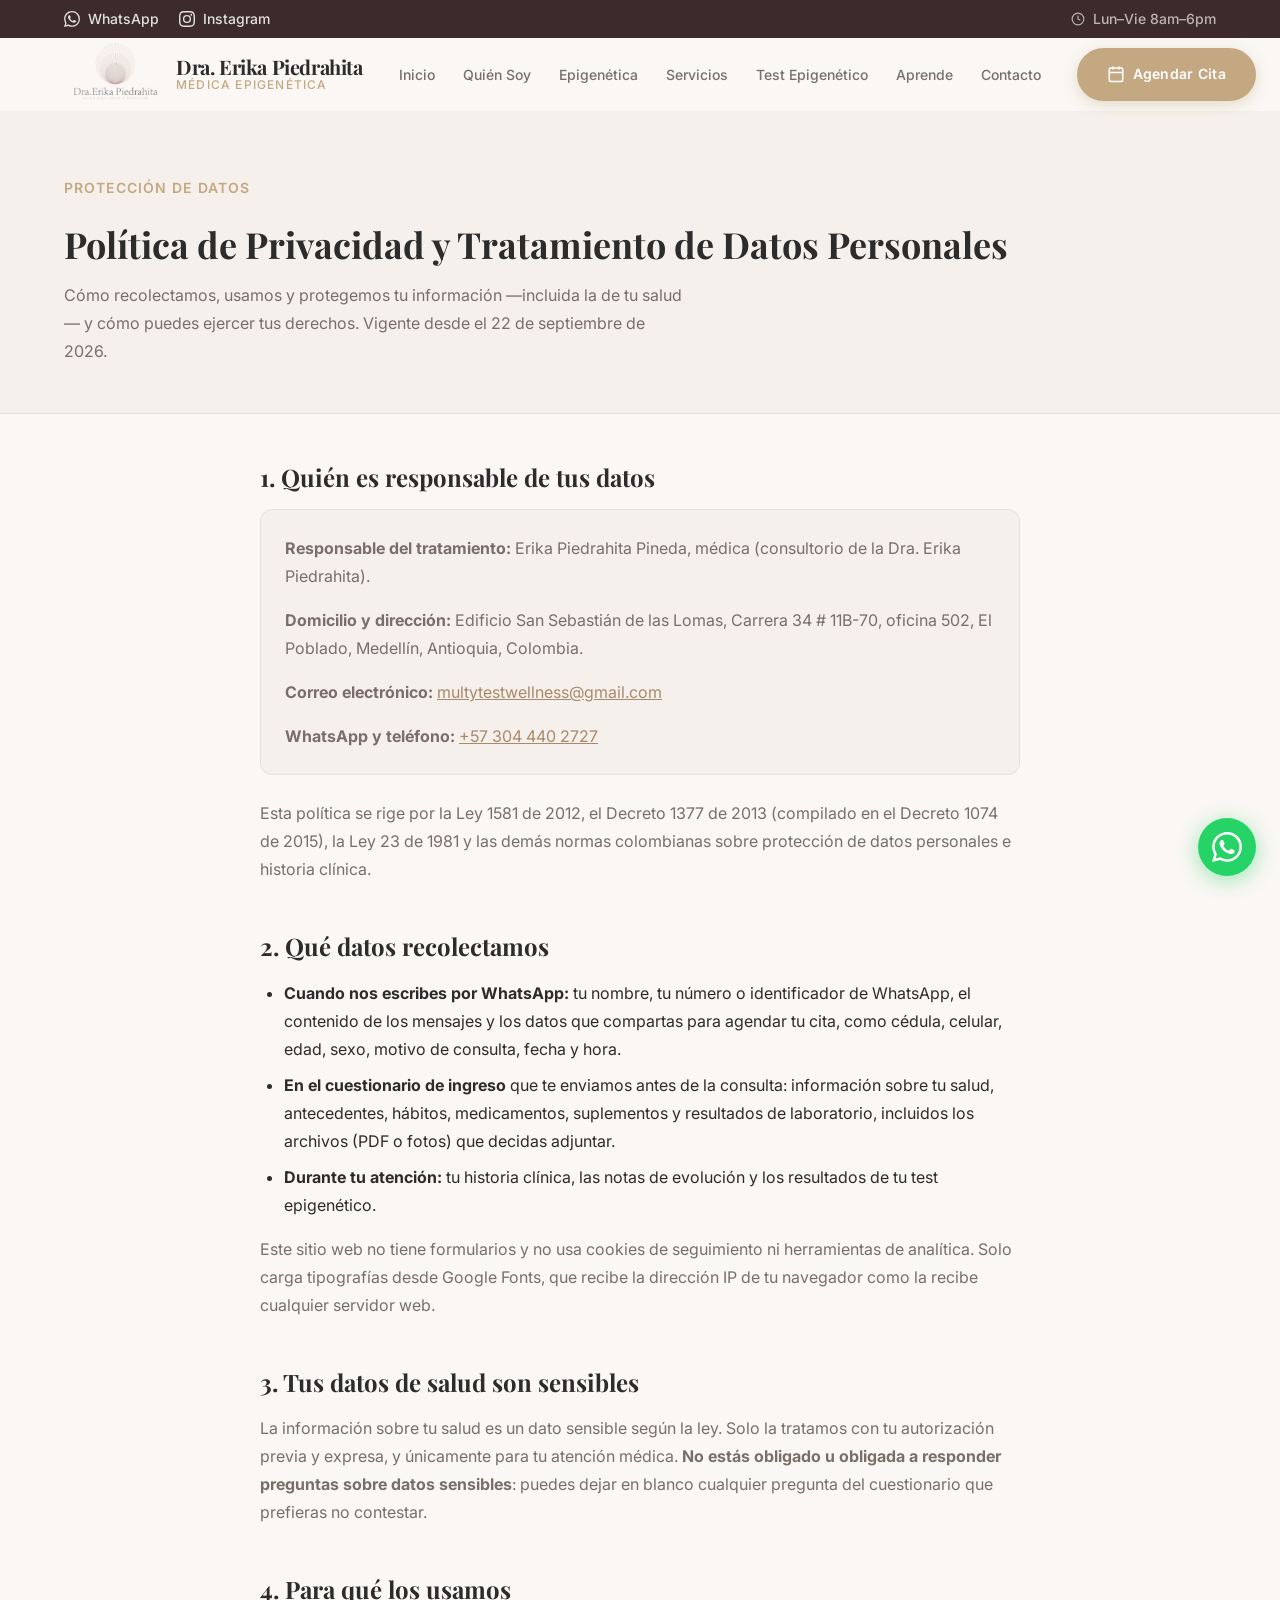
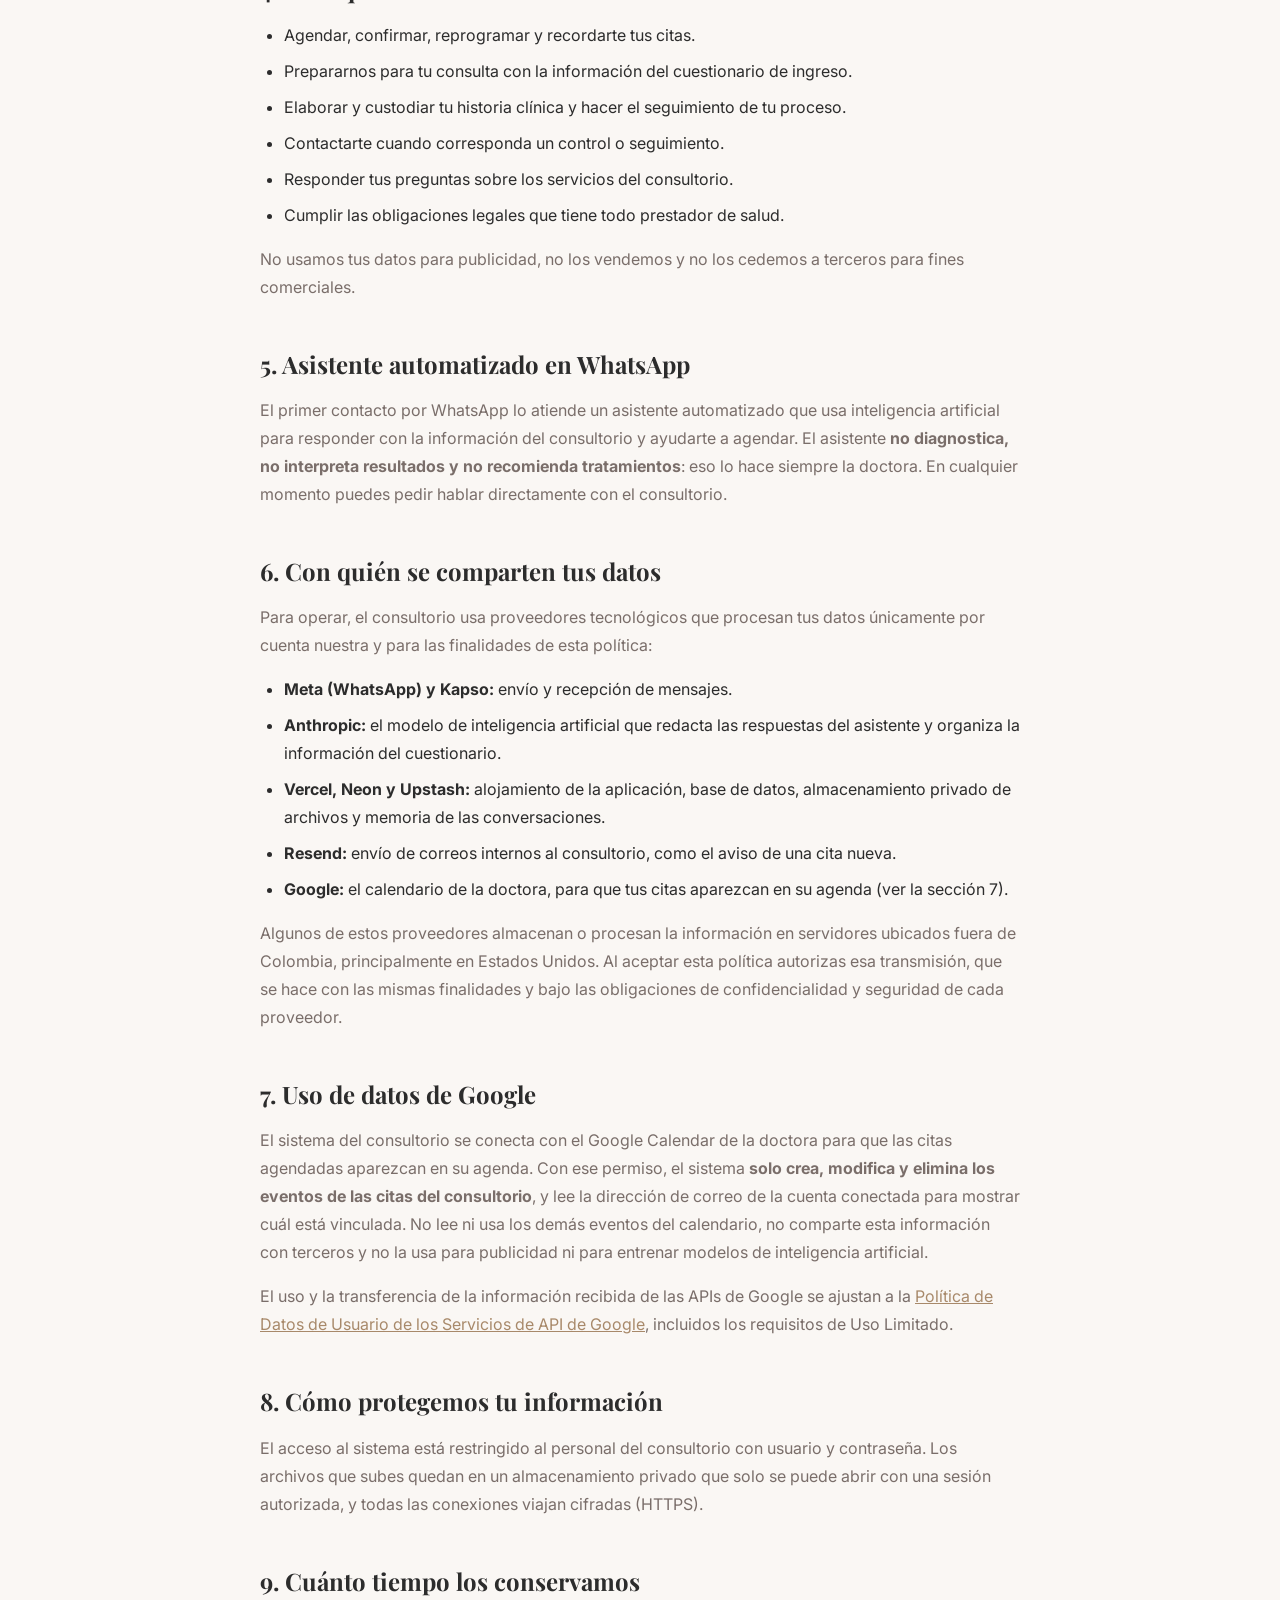
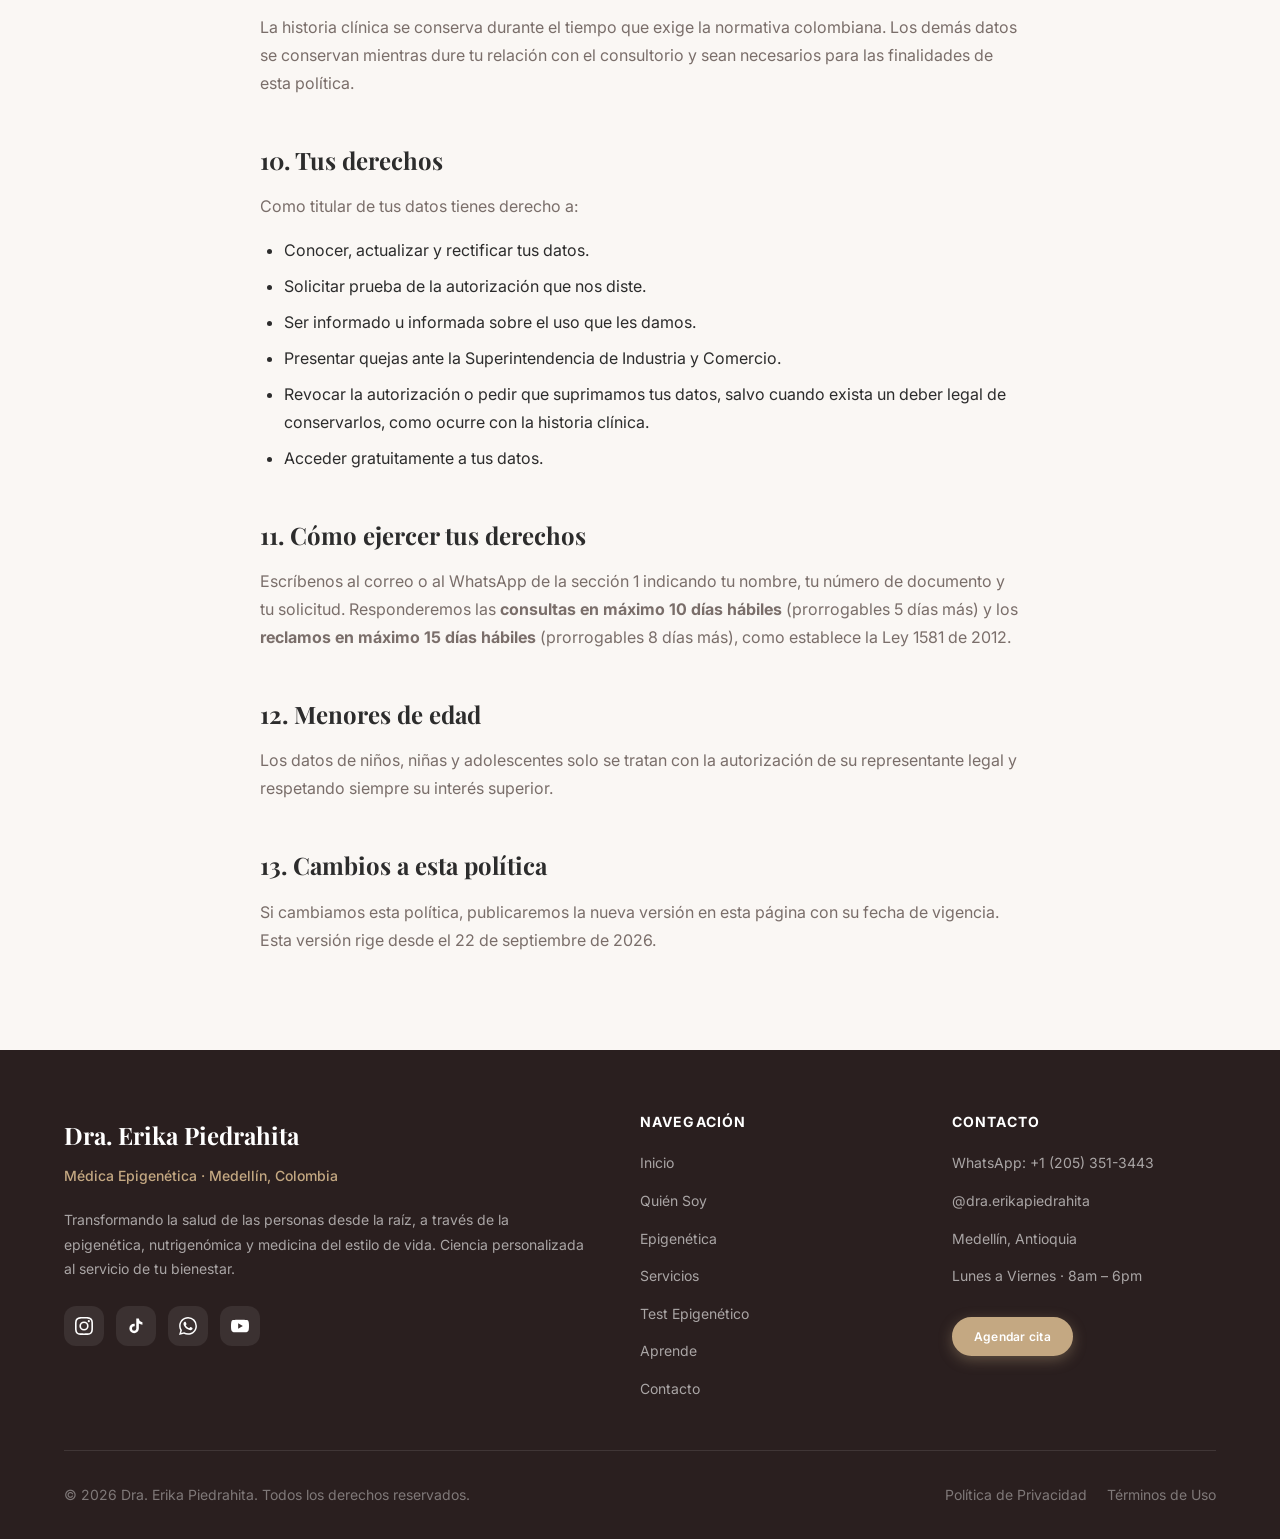
<file: privacidad/index.html>
<!DOCTYPE html>
<html lang="es" class="no-js">
<head>
  <meta charset="UTF-8" />
  <meta name="viewport" content="width=device-width, initial-scale=1.0" />
  <meta http-equiv="X-UA-Compatible" content="IE=edge" />
  <title>Política de Privacidad — Dra. Erika Piedrahita</title>
  <meta name="description" content="Cómo el consultorio de la Dra. Erika Piedrahita recolecta, usa y protege tus datos personales y de salud, y cómo ejercer tus derechos según la Ley 1581 de 2012." />
  <meta name="author" content="Dra. Erika Piedrahita" />
  <meta name="robots" content="index, follow" />
  <link rel="canonical" href="https://www.draerikapiedrahita.com/privacidad/" />
  <meta property="og:type"        content="website" />
  <meta property="og:url"         content="https://www.draerikapiedrahita.com/privacidad/" />
  <meta property="og:title"       content="Política de Privacidad — Dra. Erika Piedrahita" />
  <meta property="og:locale"      content="es_CO" />
  <meta property="og:site_name"   content="Dra. Erika Piedrahita" />
  <link rel="icon" href="/favicon.ico" />
  <link rel="icon" type="image/png" sizes="32x32" href="/assets/icons/favicon-32x32.png" />
  <link rel="icon" type="image/png" sizes="16x16" href="/assets/icons/favicon-16x16.png" />
  <link rel="apple-touch-icon" sizes="180x180" href="/assets/icons/apple-touch-icon.png" />
  <link rel="preconnect" href="https://fonts.googleapis.com" />
  <link rel="preconnect" href="https://fonts.gstatic.com" crossorigin />
  <link href="https://fonts.googleapis.com/css2?family=Playfair+Display:ital,wght@0,400;0,500;0,600;0,700;0,800;1,400;1,500&family=Inter:wght@300;400;500;600;700&display=swap" rel="stylesheet" />
  <link rel="stylesheet" href="/css/style.css" />
  <link rel="stylesheet" href="/css/layout.css" />
  <link rel="stylesheet" href="/css/components.css" />
  <style>
    /* Página legal: una sola columna de lectura, con la tipografía del sitio. */
    .legal-hero {
      background-color: var(--color-surface);
      border-bottom: 1px solid var(--color-border);
      padding-block: var(--space-16) var(--space-12);
    }
    .legal-hero h1 {
      font-family: var(--font-heading);
      font-size: var(--text-4xl);
      line-height: 1.15;
      color: var(--color-text);
      margin: var(--space-3) 0 var(--space-4);
    }
    .legal-hero p { color: var(--color-text-muted); max-width: 62ch; }
    .legal {
      max-width: 760px;
      margin-inline: auto;
      padding-block: var(--space-12) var(--space-20);
      color: var(--color-text);
      line-height: 1.75;
    }
    .legal h2 {
      font-family: var(--font-heading);
      font-size: var(--text-2xl);
      margin: var(--space-12) 0 var(--space-4);
      line-height: 1.3;
    }
    .legal h2:first-child { margin-top: 0; }
    .legal p, .legal ul { margin-bottom: var(--space-4); }
    .legal ul { padding-left: var(--space-6); list-style: disc; }
    .legal li { margin-bottom: var(--space-2); }
    .legal a { color: var(--color-primary-dark); text-decoration: underline; }
    .legal .legal-card {
      background-color: var(--color-surface);
      border: 1px solid var(--color-border);
      border-radius: var(--radius-md);
      padding: var(--space-6);
      margin-bottom: var(--space-6);
    }
    .legal .legal-card p:last-child { margin-bottom: 0; }
    @media (max-width: 600px) {
      .legal-hero { padding-block: var(--space-10) var(--space-8); }
      .legal-hero h1 { font-size: var(--text-3xl); }
    }
  </style>
</head>
<body>

  <!-- Scroll progress bar -->
  <div class="scroll-progress" role="progressbar" aria-hidden="true"></div>

  <!-- =====================================================
       TOPBAR
       ===================================================== -->
  <div class="topbar" role="banner">
    <div class="container topbar__inner">
      <!-- Left: social links -->
      <div class="topbar__links">
        <a href="https://wa.me/12053513443" class="topbar__link" target="_blank" rel="noopener noreferrer" aria-label="Contáctanos por WhatsApp">
          <!-- WhatsApp icon -->
          <svg viewBox="0 0 24 24" fill="currentColor" aria-hidden="true">
            <path d="M17.472 14.382c-.297-.149-1.758-.867-2.03-.967-.273-.099-.471-.148-.67.15-.197.297-.767.966-.94 1.164-.173.199-.347.223-.644.075-.297-.15-1.255-.463-2.39-1.475-.883-.788-1.48-1.761-1.653-2.059-.173-.297-.018-.458.13-.606.134-.133.298-.347.446-.52.149-.174.198-.298.298-.497.099-.198.05-.371-.025-.52-.075-.149-.669-1.612-.916-2.207-.242-.579-.487-.5-.669-.51-.173-.008-.371-.01-.57-.01-.198 0-.52.074-.792.372-.272.297-1.04 1.016-1.04 2.479 0 1.462 1.065 2.875 1.213 3.074.149.198 2.096 3.2 5.077 4.487.709.306 1.262.489 1.694.625.712.227 1.36.195 1.871.118.571-.085 1.758-.719 2.006-1.413.248-.694.248-1.289.173-1.413-.074-.124-.272-.198-.57-.347m-5.421 7.403h-.004a9.87 9.87 0 01-5.031-1.378l-.361-.214-3.741.982.998-3.648-.235-.374a9.86 9.86 0 01-1.51-5.26c.001-5.45 4.436-9.884 9.888-9.884 2.64 0 5.122 1.03 6.988 2.898a9.825 9.825 0 012.893 6.994c-.003 5.45-4.437 9.884-9.885 9.884m8.413-18.297A11.815 11.815 0 0012.05 0C5.495 0 .16 5.335.157 11.892c0 2.096.547 4.142 1.588 5.945L.057 24l6.305-1.654a11.882 11.882 0 005.683 1.448h.005c6.554 0 11.89-5.335 11.893-11.893a11.821 11.821 0 00-3.48-8.413Z"/>
          </svg>
          WhatsApp
        </a>
        <a href="https://www.instagram.com/dra.erikapiedrahita/" class="topbar__link" target="_blank" rel="noopener noreferrer" aria-label="Visita nuestro Instagram">
          <!-- Instagram icon -->
          <svg viewBox="0 0 24 24" fill="currentColor" aria-hidden="true">
            <path d="M12 2.163c3.204 0 3.584.012 4.85.07 3.252.148 4.771 1.691 4.919 4.919.058 1.265.069 1.645.069 4.849 0 3.205-.012 3.584-.069 4.849-.149 3.225-1.664 4.771-4.919 4.919-1.266.058-1.644.07-4.85.07-3.204 0-3.584-.012-4.849-.07-3.26-.149-4.771-1.699-4.919-4.92-.058-1.265-.07-1.644-.07-4.849 0-3.204.013-3.583.07-4.849.149-3.227 1.664-4.771 4.919-4.919 1.266-.057 1.645-.069 4.849-.069zM12 0C8.741 0 8.333.014 7.053.072 2.695.272.273 2.69.073 7.052.014 8.333 0 8.741 0 12c0 3.259.014 3.668.072 4.948.2 4.358 2.618 6.78 6.98 6.98C8.333 23.986 8.741 24 12 24c3.259 0 3.668-.014 4.948-.072 4.354-.2 6.782-2.618 6.979-6.98.059-1.28.073-1.689.073-4.948 0-3.259-.014-3.667-.072-4.947-.196-4.354-2.617-6.78-6.979-6.98C15.668.014 15.259 0 12 0zm0 5.838a6.162 6.162 0 100 12.324 6.162 6.162 0 000-12.324zM12 16a4 4 0 110-8 4 4 0 010 8zm6.406-11.845a1.44 1.44 0 100 2.881 1.44 1.44 0 000-2.881z"/>
          </svg>
          Instagram
        </a>
      </div>
      <!-- Right: hours -->
      <div class="topbar__hours">
        <svg viewBox="0 0 24 24" fill="none" stroke="currentColor" stroke-width="2" aria-hidden="true">
          <circle cx="12" cy="12" r="10"/><polyline points="12 6 12 12 16 14"/>
        </svg>
        Lun–Vie 8am–6pm
      </div>
    </div>
  </div>

  <!-- =====================================================
       NAVBAR (Sticky)
       ===================================================== -->
  <header class="navbar" role="banner">
    <nav class="container navbar__inner" aria-label="Navegación principal">
      <!-- Logo -->
      <a href="/" class="navbar__logo" aria-label="Inicio — Dra. Erika Piedrahita">
        <img src="/assets/img/IMG_6680.PNG" alt="Logo Dra. Erika Piedrahita" class="navbar__logo-img" width="360" height="120" />
        <div class="navbar__logo-text">
          <span class="navbar__logo-name">Dra. Erika Piedrahita</span>
          <span class="navbar__logo-title">Médica Epigenética</span>
        </div>
      </a>

      <!-- Desktop nav links -->
      <ul class="navbar__nav" role="list">
        <li><a href="/"                    class="navbar__nav-link">Inicio</a></li>
        <li><a href="/#quien-soy"          class="navbar__nav-link">Quién Soy</a></li>
        <li><a href="/epigenetica/"        class="navbar__nav-link">Epigenética</a></li>
        <li><a href="/#servicios"          class="navbar__nav-link">Servicios</a></li>
        <li><a href="/test-epigenetico/"   class="navbar__nav-link">Test Epigenético</a></li>
        <li><a href="/#aprende"            class="navbar__nav-link">Aprende</a></li>
        <li><a href="/#contacto"           class="navbar__nav-link">Contacto</a></li>
      </ul>

      <!-- Desktop CTA -->
      <div class="navbar__actions">
        <a href="https://wa.me/12053513443?text=Hola%20Dra.%20Erika%2C%20me%20gustar%C3%ADa%20agendar%20una%20cita" class="btn btn--primary" target="_blank" rel="noopener noreferrer">
          <!-- Calendar icon -->
          <svg width="16" height="16" viewBox="0 0 24 24" fill="none" stroke="currentColor" stroke-width="2" aria-hidden="true">
            <rect x="3" y="4" width="18" height="18" rx="2" ry="2"/>
            <line x1="16" y1="2" x2="16" y2="6"/>
            <line x1="8"  y1="2" x2="8"  y2="6"/>
            <line x1="3"  y1="10" x2="21" y2="10"/>
          </svg>
          Agendar Cita
        </a>

        <!-- Hamburger -->
        <button class="navbar__hamburger" aria-label="Abrir menú de navegación" aria-expanded="false" aria-controls="mobile-menu">
          <span></span>
          <span></span>
          <span></span>
        </button>
      </div>
    </nav>

    <!-- Mobile menu -->
    <div class="navbar__mobile" id="mobile-menu" role="dialog" aria-label="Menú móvil">
      <ul class="navbar__mobile-links" role="list">
        <li><a href="/"                  class="navbar__mobile-link">Inicio</a></li>
        <li><a href="/#quien-soy"        class="navbar__mobile-link">Quién Soy</a></li>
        <li><a href="/epigenetica/"      class="navbar__mobile-link">Epigenética</a></li>
        <li><a href="/#servicios"        class="navbar__mobile-link">Servicios</a></li>
        <li><a href="/test-epigenetico/" class="navbar__mobile-link">Test Epigenético</a></li>
        <li><a href="/#aprende"          class="navbar__mobile-link">Aprende</a></li>
        <li><a href="/#contacto"         class="navbar__mobile-link">Contacto</a></li>
      </ul>
      <a href="https://wa.me/12053513443?text=Hola%20Dra.%20Erika%2C%20me%20gustar%C3%ADa%20agendar%20una%20cita" class="btn btn--primary" style="width:100%; justify-content:center;" target="_blank" rel="noopener noreferrer">
        Agendar Cita
      </a>
    </div>
  </header>

  <main id="main">
    <section class="legal-hero">
      <div class="container">
        <span class="section-eyebrow">Protección de datos</span>
        <h1>Política de Privacidad y Tratamiento de Datos Personales</h1>
        <p>Cómo recolectamos, usamos y protegemos tu información —incluida la de tu salud— y cómo puedes ejercer tus derechos. Vigente desde el 22 de septiembre de 2026.</p>
      </div>
    </section>

    <div class="container">
      <article class="legal">

        <h2>1. Quién es responsable de tus datos</h2>
        <div class="legal-card">
          <p><strong>Responsable del tratamiento:</strong> Erika Piedrahita Pineda, médica (consultorio de la Dra. Erika Piedrahita).</p>
          <p><strong>Domicilio y dirección:</strong> Edificio San Sebastián de las Lomas, Carrera 34 # 11B-70, oficina 502, El Poblado, Medellín, Antioquia, Colombia.</p>
          <p><strong>Correo electrónico:</strong> <a href="mailto:multytestwellness@gmail.com">multytestwellness@gmail.com</a></p>
          <p><strong>WhatsApp y teléfono:</strong> <a href="https://wa.me/573044402727" target="_blank" rel="noopener noreferrer">+57 304 440 2727</a></p>
        </div>
        <p>Esta política se rige por la Ley 1581 de 2012, el Decreto 1377 de 2013 (compilado en el Decreto 1074 de 2015), la Ley 23 de 1981 y las demás normas colombianas sobre protección de datos personales e historia clínica.</p>

        <h2>2. Qué datos recolectamos</h2>
        <ul>
          <li><strong>Cuando nos escribes por WhatsApp:</strong> tu nombre, tu número o identificador de WhatsApp, el contenido de los mensajes y los datos que compartas para agendar tu cita, como cédula, celular, edad, sexo, motivo de consulta, fecha y hora.</li>
          <li><strong>En el cuestionario de ingreso</strong> que te enviamos antes de la consulta: información sobre tu salud, antecedentes, hábitos, medicamentos, suplementos y resultados de laboratorio, incluidos los archivos (PDF o fotos) que decidas adjuntar.</li>
          <li><strong>Durante tu atención:</strong> tu historia clínica, las notas de evolución y los resultados de tu test epigenético.</li>
        </ul>
        <p>Este sitio web no tiene formularios y no usa cookies de seguimiento ni herramientas de analítica. Solo carga tipografías desde Google Fonts, que recibe la dirección IP de tu navegador como la recibe cualquier servidor web.</p>

        <h2>3. Tus datos de salud son sensibles</h2>
        <p>La información sobre tu salud es un dato sensible según la ley. Solo la tratamos con tu autorización previa y expresa, y únicamente para tu atención médica. <strong>No estás obligado u obligada a responder preguntas sobre datos sensibles</strong>: puedes dejar en blanco cualquier pregunta del cuestionario que prefieras no contestar.</p>

        <h2>4. Para qué los usamos</h2>
        <ul>
          <li>Agendar, confirmar, reprogramar y recordarte tus citas.</li>
          <li>Prepararnos para tu consulta con la información del cuestionario de ingreso.</li>
          <li>Elaborar y custodiar tu historia clínica y hacer el seguimiento de tu proceso.</li>
          <li>Contactarte cuando corresponda un control o seguimiento.</li>
          <li>Responder tus preguntas sobre los servicios del consultorio.</li>
          <li>Cumplir las obligaciones legales que tiene todo prestador de salud.</li>
        </ul>
        <p>No usamos tus datos para publicidad, no los vendemos y no los cedemos a terceros para fines comerciales.</p>

        <h2>5. Asistente automatizado en WhatsApp</h2>
        <p>El primer contacto por WhatsApp lo atiende un asistente automatizado que usa inteligencia artificial para responder con la información del consultorio y ayudarte a agendar. El asistente <strong>no diagnostica, no interpreta resultados y no recomienda tratamientos</strong>: eso lo hace siempre la doctora. En cualquier momento puedes pedir hablar directamente con el consultorio.</p>

        <h2>6. Con quién se comparten tus datos</h2>
        <p>Para operar, el consultorio usa proveedores tecnológicos que procesan tus datos únicamente por cuenta nuestra y para las finalidades de esta política:</p>
        <ul>
          <li><strong>Meta (WhatsApp) y Kapso:</strong> envío y recepción de mensajes.</li>
          <li><strong>Anthropic:</strong> el modelo de inteligencia artificial que redacta las respuestas del asistente y organiza la información del cuestionario.</li>
          <li><strong>Vercel, Neon y Upstash:</strong> alojamiento de la aplicación, base de datos, almacenamiento privado de archivos y memoria de las conversaciones.</li>
          <li><strong>Resend:</strong> envío de correos internos al consultorio, como el aviso de una cita nueva.</li>
          <li><strong>Google:</strong> el calendario de la doctora, para que tus citas aparezcan en su agenda (ver la sección 7).</li>
        </ul>
        <p>Algunos de estos proveedores almacenan o procesan la información en servidores ubicados fuera de Colombia, principalmente en Estados Unidos. Al aceptar esta política autorizas esa transmisión, que se hace con las mismas finalidades y bajo las obligaciones de confidencialidad y seguridad de cada proveedor.</p>

        <h2>7. Uso de datos de Google</h2>
        <p>El sistema del consultorio se conecta con el Google Calendar de la doctora para que las citas agendadas aparezcan en su agenda. Con ese permiso, el sistema <strong>solo crea, modifica y elimina los eventos de las citas del consultorio</strong>, y lee la dirección de correo de la cuenta conectada para mostrar cuál está vinculada. No lee ni usa los demás eventos del calendario, no comparte esta información con terceros y no la usa para publicidad ni para entrenar modelos de inteligencia artificial.</p>
        <p>El uso y la transferencia de la información recibida de las APIs de Google se ajustan a la <a href="https://developers.google.com/terms/api-services-user-data-policy" target="_blank" rel="noopener noreferrer">Política de Datos de Usuario de los Servicios de API de Google</a>, incluidos los requisitos de Uso Limitado.</p>

        <h2>8. Cómo protegemos tu información</h2>
        <p>El acceso al sistema está restringido al personal del consultorio con usuario y contraseña. Los archivos que subes quedan en un almacenamiento privado que solo se puede abrir con una sesión autorizada, y todas las conexiones viajan cifradas (HTTPS).</p>

        <h2>9. Cuánto tiempo los conservamos</h2>
        <p>La historia clínica se conserva durante el tiempo que exige la normativa colombiana. Los demás datos se conservan mientras dure tu relación con el consultorio y sean necesarios para las finalidades de esta política.</p>

        <h2>10. Tus derechos</h2>
        <p>Como titular de tus datos tienes derecho a:</p>
        <ul>
          <li>Conocer, actualizar y rectificar tus datos.</li>
          <li>Solicitar prueba de la autorización que nos diste.</li>
          <li>Ser informado u informada sobre el uso que les damos.</li>
          <li>Presentar quejas ante la Superintendencia de Industria y Comercio.</li>
          <li>Revocar la autorización o pedir que suprimamos tus datos, salvo cuando exista un deber legal de conservarlos, como ocurre con la historia clínica.</li>
          <li>Acceder gratuitamente a tus datos.</li>
        </ul>

        <h2>11. Cómo ejercer tus derechos</h2>
        <p>Escríbenos al correo o al WhatsApp de la sección 1 indicando tu nombre, tu número de documento y tu solicitud. Responderemos las <strong>consultas en máximo 10 días hábiles</strong> (prorrogables 5 días más) y los <strong>reclamos en máximo 15 días hábiles</strong> (prorrogables 8 días más), como establece la Ley 1581 de 2012.</p>

        <h2>12. Menores de edad</h2>
        <p>Los datos de niños, niñas y adolescentes solo se tratan con la autorización de su representante legal y respetando siempre su interés superior.</p>

        <h2>13. Cambios a esta política</h2>
        <p>Si cambiamos esta política, publicaremos la nueva versión en esta página con su fecha de vigencia. Esta versión rige desde el 22 de septiembre de 2026.</p>

      </article>
    </div>
  </main>

    <!-- =====================================================
       FOOTER
       ===================================================== -->
  <footer class="footer" role="contentinfo" id="footer">
    <div class="container">
      <div class="footer__main">

        <!-- Brand column -->
        <div class="footer__brand">
          <p class="footer__brand-name">Dra. Erika Piedrahita</p>
          <p class="footer__brand-tagline">Médica Epigenética · Medellín, Colombia</p>
          <p class="footer__brand-desc">
            Transformando la salud de las personas desde la raíz, a través de la epigenética,
            nutrigenómica y medicina del estilo de vida. Ciencia personalizada al servicio de tu bienestar.
          </p>
          <!-- Social icons -->
          <div class="footer__social" role="list" aria-label="Redes sociales">
            <a href="https://www.instagram.com/dra.erikapiedrahita/" class="footer__social-link" target="_blank" rel="noopener noreferrer" aria-label="Instagram" role="listitem">
              <svg viewBox="0 0 24 24" fill="currentColor" aria-hidden="true">
                <path d="M12 2.163c3.204 0 3.584.012 4.85.07 3.252.148 4.771 1.691 4.919 4.919.058 1.265.069 1.645.069 4.849 0 3.205-.012 3.584-.069 4.849-.149 3.225-1.664 4.771-4.919 4.919-1.266.058-1.644.07-4.85.07-3.204 0-3.584-.012-4.849-.07-3.26-.149-4.771-1.699-4.919-4.92-.058-1.265-.07-1.644-.07-4.849 0-3.204.013-3.583.07-4.849.149-3.227 1.664-4.771 4.919-4.919 1.266-.057 1.645-.069 4.849-.069zM12 0C8.741 0 8.333.014 7.053.072 2.695.272.273 2.69.073 7.052.014 8.333 0 8.741 0 12c0 3.259.014 3.668.072 4.948.2 4.358 2.618 6.78 6.98 6.98C8.333 23.986 8.741 24 12 24c3.259 0 3.668-.014 4.948-.072 4.354-.2 6.782-2.618 6.979-6.98.059-1.28.073-1.689.073-4.948 0-3.259-.014-3.667-.072-4.947-.196-4.354-2.617-6.78-6.979-6.98C15.668.014 15.259 0 12 0zm0 5.838a6.162 6.162 0 100 12.324 6.162 6.162 0 000-12.324zM12 16a4 4 0 110-8 4 4 0 010 8zm6.406-11.845a1.44 1.44 0 100 2.881 1.44 1.44 0 000-2.881z"/>
              </svg>
            </a>
            <a href="https://www.tiktok.com/@Dra_erikapiedrahita" class="footer__social-link" target="_blank" rel="noopener noreferrer" aria-label="TikTok" role="listitem">
              <svg viewBox="0 0 24 24" fill="currentColor" aria-hidden="true">
                <path d="M19.59 6.69a4.83 4.83 0 01-3.77-4.25V2h-3.45v13.67a2.89 2.89 0 01-2.88 2.5 2.89 2.89 0 01-2.89-2.89 2.89 2.89 0 012.89-2.89c.28 0 .54.04.79.1V9.01a6.33 6.33 0 00-.79-.05 6.34 6.34 0 00-6.34 6.34 6.34 6.34 0 006.34 6.34 6.34 6.34 0 006.33-6.34V8.8a8.18 8.18 0 004.77 1.52V6.89a4.85 4.85 0 01-1-.2z"/>
              </svg>
            </a>
            <a href="https://wa.me/12053513443" class="footer__social-link" target="_blank" rel="noopener noreferrer" aria-label="WhatsApp" role="listitem">
              <svg viewBox="0 0 24 24" fill="currentColor" aria-hidden="true">
                <path d="M17.472 14.382c-.297-.149-1.758-.867-2.03-.967-.273-.099-.471-.148-.67.15-.197.297-.767.966-.94 1.164-.173.199-.347.223-.644.075-.297-.15-1.255-.463-2.39-1.475-.883-.788-1.48-1.761-1.653-2.059-.173-.297-.018-.458.13-.606.134-.133.298-.347.446-.52.149-.174.198-.298.298-.497.099-.198.05-.371-.025-.52-.075-.149-.669-1.612-.916-2.207-.242-.579-.487-.5-.669-.51-.173-.008-.371-.01-.57-.01-.198 0-.52.074-.792.372-.272.297-1.04 1.016-1.04 2.479 0 1.462 1.065 2.875 1.213 3.074.149.198 2.096 3.2 5.077 4.487.709.306 1.262.489 1.694.625.712.227 1.36.195 1.871.118.571-.085 1.758-.719 2.006-1.413.248-.694.248-1.289.173-1.413-.074-.124-.272-.198-.57-.347m-5.421 7.403h-.004a9.87 9.87 0 01-5.031-1.378l-.361-.214-3.741.982.998-3.648-.235-.374a9.86 9.86 0 01-1.51-5.26c.001-5.45 4.436-9.884 9.888-9.884 2.64 0 5.122 1.03 6.988 2.898a9.825 9.825 0 012.893 6.994c-.003 5.45-4.437 9.884-9.885 9.884m8.413-18.297A11.815 11.815 0 0012.05 0C5.495 0 .16 5.335.157 11.892c0 2.096.547 4.142 1.588 5.945L.057 24l6.305-1.654a11.882 11.882 0 005.683 1.448h.005c6.554 0 11.89-5.335 11.893-11.893a11.821 11.821 0 00-3.48-8.413Z"/>
              </svg>
            </a>
            <a href="https://www.youtube.com/@Draerikapiedrahita/videos" class="footer__social-link" target="_blank" rel="noopener noreferrer" aria-label="YouTube" role="listitem">
              <svg viewBox="0 0 24 24" fill="currentColor" aria-hidden="true">
                <path d="M23.498 6.186a3.016 3.016 0 00-2.122-2.136C19.505 3.545 12 3.545 12 3.545s-7.505 0-9.377.505A3.017 3.017 0 00.502 6.186C0 8.07 0 12 0 12s0 3.93.502 5.814a3.016 3.016 0 002.122 2.136c1.871.505 9.376.505 9.376.505s7.505 0 9.377-.505a3.015 3.015 0 002.122-2.136C24 15.93 24 12 24 12s0-3.93-.502-5.814zM9.545 15.568V8.432L15.818 12l-6.273 3.568z"/>
              </svg>
            </a>
          </div>
        </div>

        <!-- Nav column -->
        <div>
          <h3 class="footer__col-title">Navegación</h3>
          <ul class="footer__links" role="list">
            <li><a href="/"                  class="footer__link">Inicio</a></li>
            <li><a href="/#quien-soy"        class="footer__link">Quién Soy</a></li>
            <li><a href="/epigenetica/"      class="footer__link">Epigenética</a></li>
            <li><a href="/#servicios"        class="footer__link">Servicios</a></li>
            <li><a href="/test-epigenetico/" class="footer__link">Test Epigenético</a></li>
            <li><a href="/#aprende"          class="footer__link">Aprende</a></li>
            <li><a href="/#contacto"         class="footer__link">Contacto</a></li>
          </ul>
        </div>

        <!-- Contact column -->
        <div>
          <h3 class="footer__col-title">Contacto</h3>
          <ul class="footer__links" role="list">
            <li>
              <a href="https://wa.me/12053513443" class="footer__link" target="_blank" rel="noopener noreferrer">
                WhatsApp: +1 (205) 351-3443
              </a>
            </li>
            <li>
              <a href="https://www.instagram.com/dra.erikapiedrahita/" class="footer__link" target="_blank" rel="noopener noreferrer">
                @dra.erikapiedrahita
              </a>
            </li>
            <li>
              <span class="footer__link">Medellín, Antioquia</span>
            </li>
            <li>
              <span class="footer__link">Lunes a Viernes · 8am – 6pm</span>
            </li>
            <li style="margin-top: var(--space-4);">
              <a
                href="https://wa.me/12053513443?text=Hola%20Dra.%20Erika%2C%20quiero%20agendar%20una%20cita"
                class="btn btn--primary btn--sm"
                target="_blank"
                rel="noopener noreferrer"
              >
                Agendar cita
              </a>
            </li>
          </ul>
        </div>

      </div><!-- /.footer__main -->

      <div class="footer__bottom">
        <p class="footer__copy">
          &copy; <span id="footer-year"></span> Dra. Erika Piedrahita. Todos los derechos reservados.
        </p>
        <nav class="footer__legal" aria-label="Políticas legales">
          <a href="/privacidad/">Política de Privacidad</a>
          <a href="/">Términos de Uso</a>
        </nav>
      </div>
    </div>
  </footer>

  <!-- =====================================================
       FLOATING WHATSAPP BUTTON
       ===================================================== -->
  <a
    href="https://wa.me/12053513443?text=Hola%20Dra.%20Erika%2C%20quiero%20saber%20m%C3%A1s%20sobre%20medicina%20epigen%C3%A9tica"
    class="whatsapp-float"
    target="_blank"
    rel="noopener noreferrer"
    aria-label="Chatea con nosotros por WhatsApp"
  >
    <svg viewBox="0 0 24 24" fill="currentColor" aria-hidden="true">
      <path d="M17.472 14.382c-.297-.149-1.758-.867-2.03-.967-.273-.099-.471-.148-.67.15-.197.297-.767.966-.94 1.164-.173.199-.347.223-.644.075-.297-.15-1.255-.463-2.39-1.475-.883-.788-1.48-1.761-1.653-2.059-.173-.297-.018-.458.13-.606.134-.133.298-.347.446-.52.149-.174.198-.298.298-.497.099-.198.05-.371-.025-.52-.075-.149-.669-1.612-.916-2.207-.242-.579-.487-.5-.669-.51-.173-.008-.371-.01-.57-.01-.198 0-.52.074-.792.372-.272.297-1.04 1.016-1.04 2.479 0 1.462 1.065 2.875 1.213 3.074.149.198 2.096 3.2 5.077 4.487.709.306 1.262.489 1.694.625.712.227 1.36.195 1.871.118.571-.085 1.758-.719 2.006-1.413.248-.694.248-1.289.173-1.413-.074-.124-.272-.198-.57-.347m-5.421 7.403h-.004a9.87 9.87 0 01-5.031-1.378l-.361-.214-3.741.982.998-3.648-.235-.374a9.86 9.86 0 01-1.51-5.26c.001-5.45 4.436-9.884 9.888-9.884 2.64 0 5.122 1.03 6.988 2.898a9.825 9.825 0 012.893 6.994c-.003 5.45-4.437 9.884-9.885 9.884m8.413-18.297A11.815 11.815 0 0012.05 0C5.495 0 .16 5.335.157 11.892c0 2.096.547 4.142 1.588 5.945L.057 24l6.305-1.654a11.882 11.882 0 005.683 1.448h.005c6.554 0 11.89-5.335 11.893-11.893a11.821 11.821 0 00-3.48-8.413Z"/>
    </svg>
    <span class="whatsapp-float__tooltip">¡Escríbenos!</span>
  </a>

  <!-- Back to top button -->
  <button class="back-to-top" aria-label="Volver al inicio">
    <svg viewBox="0 0 24 24" fill="none" stroke="currentColor" stroke-width="2" aria-hidden="true">
      <path d="M18 15l-6-6-6 6"/>
    </svg>
  </button>

  <!-- =====================================================
       SCRIPTS
       ===================================================== -->
  <script>
    // Dynamic copyright year
    document.getElementById('footer-year').textContent = new Date().getFullYear();
  </script>
  <script src="/js/main.js" defer></script>

</body>
</html>
</file>
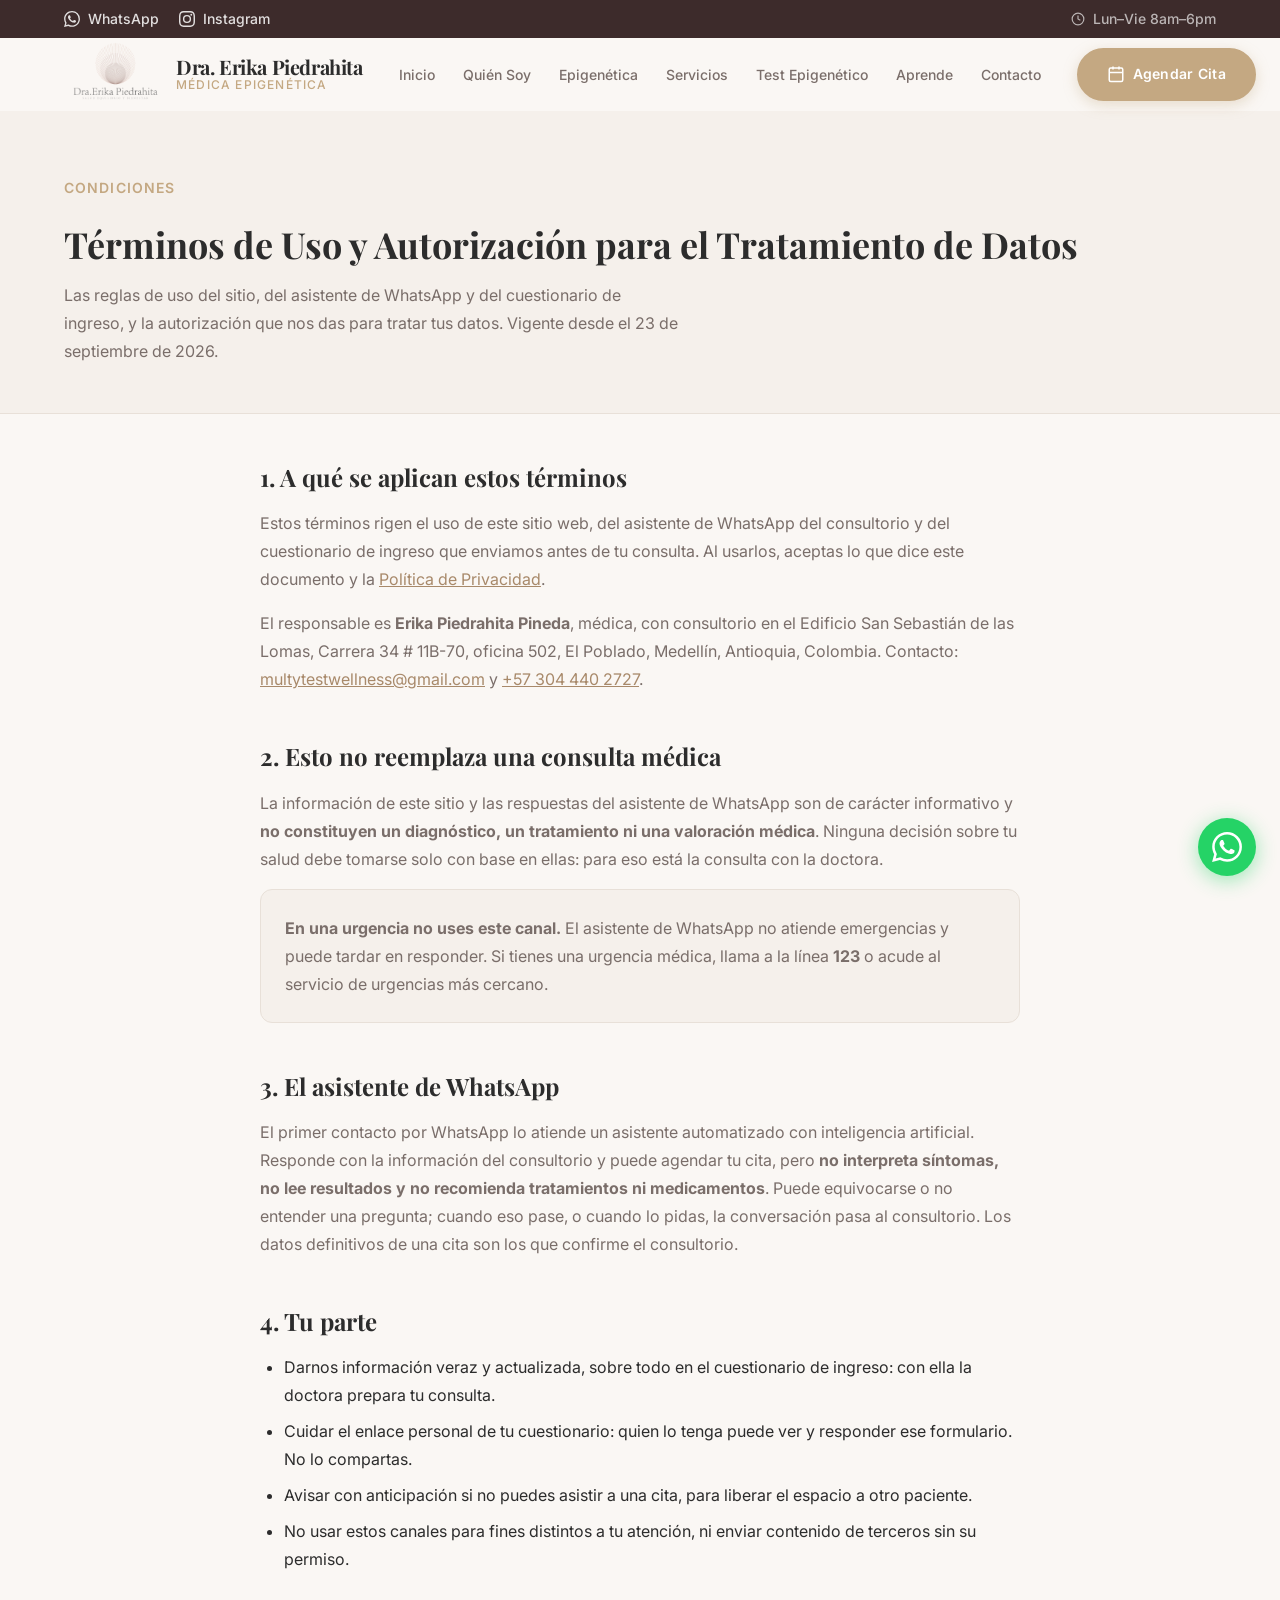
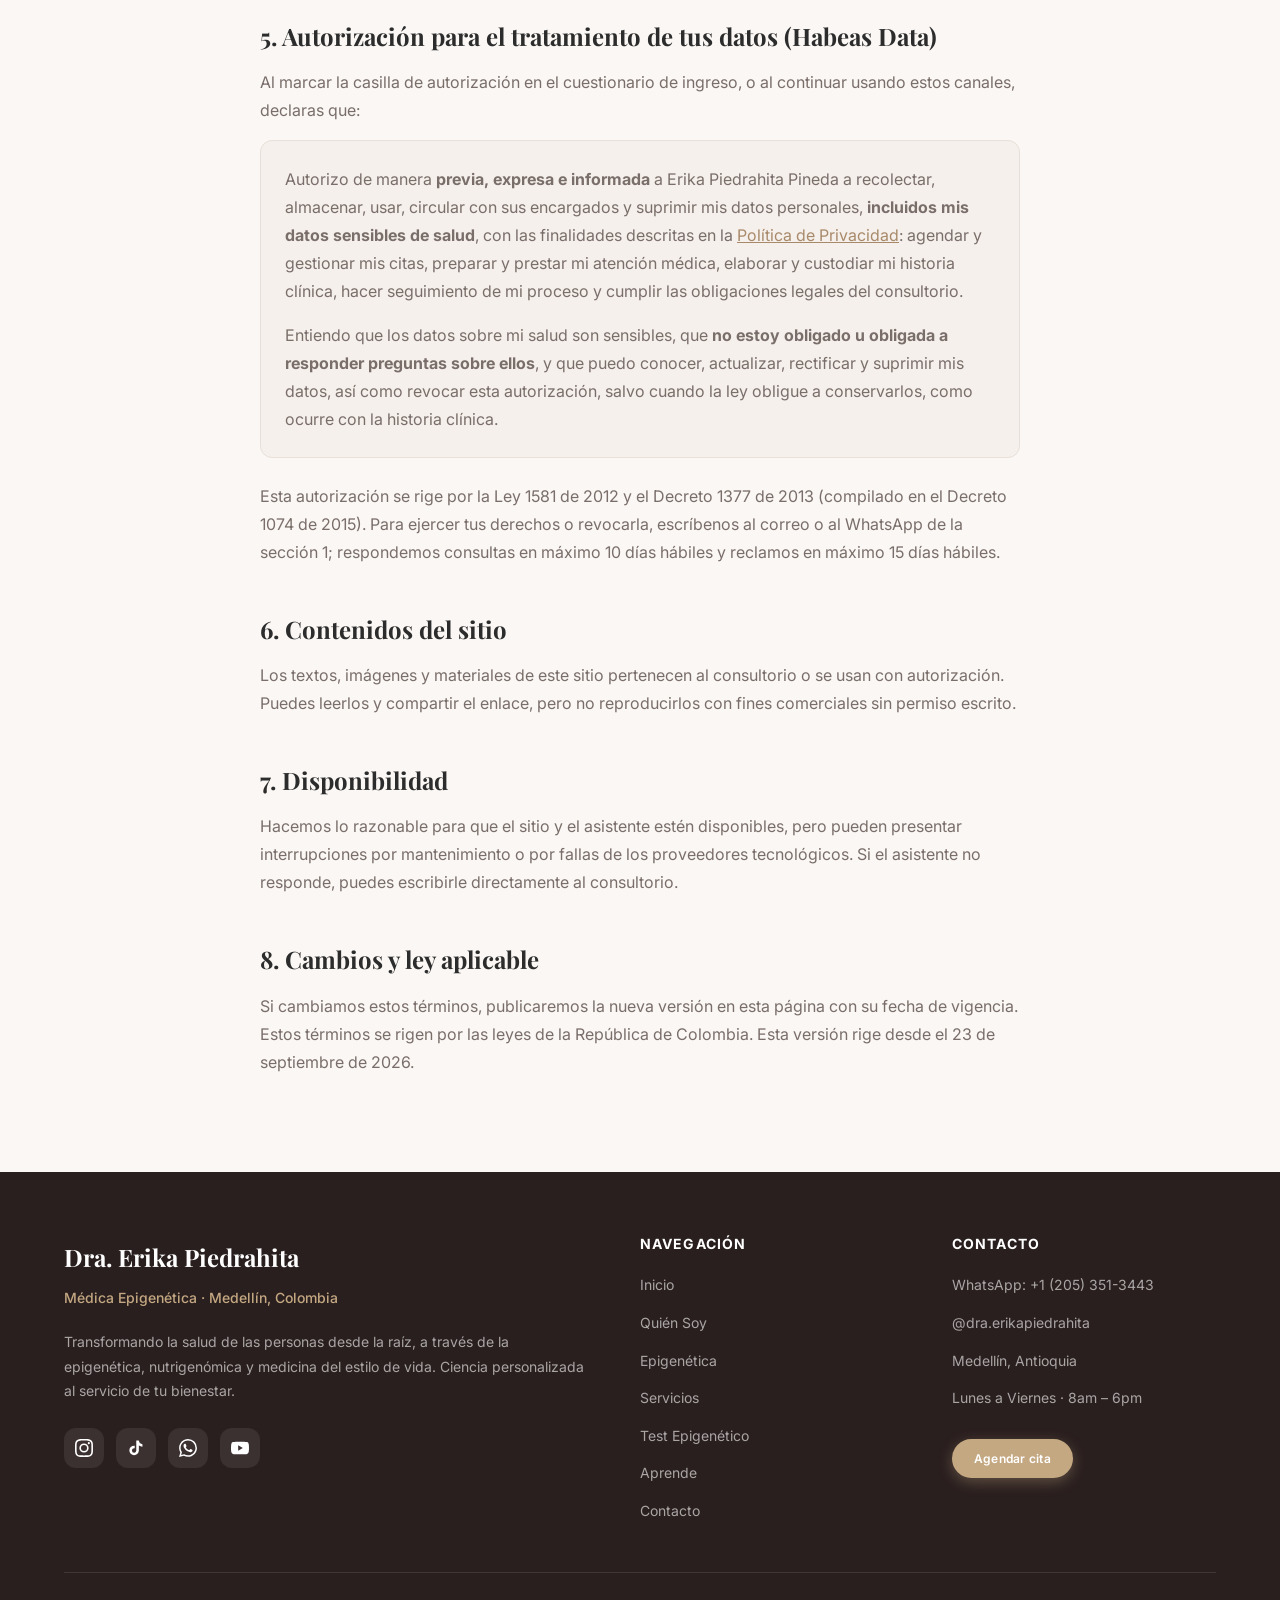
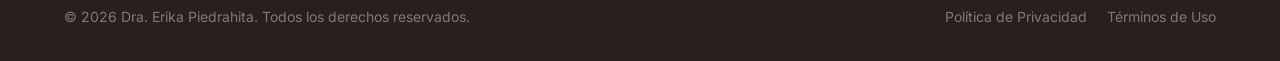
<file: terminos/index.html>
<!DOCTYPE html>
<html lang="es" class="no-js">
<head>
  <meta charset="UTF-8" />
  <meta name="viewport" content="width=device-width, initial-scale=1.0" />
  <meta http-equiv="X-UA-Compatible" content="IE=edge" />
  <title>Términos de Uso — Dra. Erika Piedrahita</title>
  <meta name="description" content="Términos de uso del sitio, del asistente de WhatsApp y del cuestionario de ingreso del consultorio de la Dra. Erika Piedrahita, y autorización para el tratamiento de datos personales." />
  <meta name="author" content="Dra. Erika Piedrahita" />
  <meta name="robots" content="index, follow" />
  <link rel="canonical" href="https://www.draerikapiedrahita.com/terminos/" />
  <meta property="og:type"        content="website" />
  <meta property="og:url"         content="https://www.draerikapiedrahita.com/terminos/" />
  <meta property="og:title"       content="Términos de Uso — Dra. Erika Piedrahita" />
  <meta property="og:locale"      content="es_CO" />
  <meta property="og:site_name"   content="Dra. Erika Piedrahita" />
  <link rel="icon" href="/favicon.ico" />
  <link rel="icon" type="image/png" sizes="32x32" href="/assets/icons/favicon-32x32.png" />
  <link rel="icon" type="image/png" sizes="16x16" href="/assets/icons/favicon-16x16.png" />
  <link rel="apple-touch-icon" sizes="180x180" href="/assets/icons/apple-touch-icon.png" />
  <link rel="preconnect" href="https://fonts.googleapis.com" />
  <link rel="preconnect" href="https://fonts.gstatic.com" crossorigin />
  <link href="https://fonts.googleapis.com/css2?family=Playfair+Display:ital,wght@0,400;0,500;0,600;0,700;0,800;1,400;1,500&family=Inter:wght@300;400;500;600;700&display=swap" rel="stylesheet" />
  <link rel="stylesheet" href="/css/style.css" />
  <link rel="stylesheet" href="/css/layout.css" />
  <link rel="stylesheet" href="/css/components.css" />
  <style>
    /* Página legal: una sola columna de lectura, con la tipografía del sitio. */
    .legal-hero {
      background-color: var(--color-surface);
      border-bottom: 1px solid var(--color-border);
      padding-block: var(--space-16) var(--space-12);
    }
    .legal-hero h1 {
      font-family: var(--font-heading);
      font-size: var(--text-4xl);
      line-height: 1.15;
      color: var(--color-text);
      margin: var(--space-3) 0 var(--space-4);
    }
    .legal-hero p { color: var(--color-text-muted); max-width: 62ch; }
    .legal {
      max-width: 760px;
      margin-inline: auto;
      padding-block: var(--space-12) var(--space-20);
      color: var(--color-text);
      line-height: 1.75;
    }
    .legal h2 {
      font-family: var(--font-heading);
      font-size: var(--text-2xl);
      margin: var(--space-12) 0 var(--space-4);
      line-height: 1.3;
    }
    .legal h2:first-child { margin-top: 0; }
    .legal p, .legal ul { margin-bottom: var(--space-4); }
    .legal ul { padding-left: var(--space-6); list-style: disc; }
    .legal li { margin-bottom: var(--space-2); }
    .legal a { color: var(--color-primary-dark); text-decoration: underline; }
    .legal .legal-card {
      background-color: var(--color-surface);
      border: 1px solid var(--color-border);
      border-radius: var(--radius-md);
      padding: var(--space-6);
      margin-bottom: var(--space-6);
    }
    .legal .legal-card p:last-child { margin-bottom: 0; }
    @media (max-width: 600px) {
      .legal-hero { padding-block: var(--space-10) var(--space-8); }
      .legal-hero h1 { font-size: var(--text-3xl); }
    }
  </style>
</head><body>

  <!-- Scroll progress bar -->
  <div class="scroll-progress" role="progressbar" aria-hidden="true"></div>

  <!-- =====================================================
       TOPBAR
       ===================================================== -->
  <div class="topbar" role="banner">
    <div class="container topbar__inner">
      <!-- Left: social links -->
      <div class="topbar__links">
        <a href="https://wa.me/12053513443" class="topbar__link" target="_blank" rel="noopener noreferrer" aria-label="Contáctanos por WhatsApp">
          <!-- WhatsApp icon -->
          <svg viewBox="0 0 24 24" fill="currentColor" aria-hidden="true">
            <path d="M17.472 14.382c-.297-.149-1.758-.867-2.03-.967-.273-.099-.471-.148-.67.15-.197.297-.767.966-.94 1.164-.173.199-.347.223-.644.075-.297-.15-1.255-.463-2.39-1.475-.883-.788-1.48-1.761-1.653-2.059-.173-.297-.018-.458.13-.606.134-.133.298-.347.446-.52.149-.174.198-.298.298-.497.099-.198.05-.371-.025-.52-.075-.149-.669-1.612-.916-2.207-.242-.579-.487-.5-.669-.51-.173-.008-.371-.01-.57-.01-.198 0-.52.074-.792.372-.272.297-1.04 1.016-1.04 2.479 0 1.462 1.065 2.875 1.213 3.074.149.198 2.096 3.2 5.077 4.487.709.306 1.262.489 1.694.625.712.227 1.36.195 1.871.118.571-.085 1.758-.719 2.006-1.413.248-.694.248-1.289.173-1.413-.074-.124-.272-.198-.57-.347m-5.421 7.403h-.004a9.87 9.87 0 01-5.031-1.378l-.361-.214-3.741.982.998-3.648-.235-.374a9.86 9.86 0 01-1.51-5.26c.001-5.45 4.436-9.884 9.888-9.884 2.64 0 5.122 1.03 6.988 2.898a9.825 9.825 0 012.893 6.994c-.003 5.45-4.437 9.884-9.885 9.884m8.413-18.297A11.815 11.815 0 0012.05 0C5.495 0 .16 5.335.157 11.892c0 2.096.547 4.142 1.588 5.945L.057 24l6.305-1.654a11.882 11.882 0 005.683 1.448h.005c6.554 0 11.89-5.335 11.893-11.893a11.821 11.821 0 00-3.48-8.413Z"/>
          </svg>
          WhatsApp
        </a>
        <a href="https://www.instagram.com/dra.erikapiedrahita/" class="topbar__link" target="_blank" rel="noopener noreferrer" aria-label="Visita nuestro Instagram">
          <!-- Instagram icon -->
          <svg viewBox="0 0 24 24" fill="currentColor" aria-hidden="true">
            <path d="M12 2.163c3.204 0 3.584.012 4.85.07 3.252.148 4.771 1.691 4.919 4.919.058 1.265.069 1.645.069 4.849 0 3.205-.012 3.584-.069 4.849-.149 3.225-1.664 4.771-4.919 4.919-1.266.058-1.644.07-4.85.07-3.204 0-3.584-.012-4.849-.07-3.26-.149-4.771-1.699-4.919-4.92-.058-1.265-.07-1.644-.07-4.849 0-3.204.013-3.583.07-4.849.149-3.227 1.664-4.771 4.919-4.919 1.266-.057 1.645-.069 4.849-.069zM12 0C8.741 0 8.333.014 7.053.072 2.695.272.273 2.69.073 7.052.014 8.333 0 8.741 0 12c0 3.259.014 3.668.072 4.948.2 4.358 2.618 6.78 6.98 6.98C8.333 23.986 8.741 24 12 24c3.259 0 3.668-.014 4.948-.072 4.354-.2 6.782-2.618 6.979-6.98.059-1.28.073-1.689.073-4.948 0-3.259-.014-3.667-.072-4.947-.196-4.354-2.617-6.78-6.979-6.98C15.668.014 15.259 0 12 0zm0 5.838a6.162 6.162 0 100 12.324 6.162 6.162 0 000-12.324zM12 16a4 4 0 110-8 4 4 0 010 8zm6.406-11.845a1.44 1.44 0 100 2.881 1.44 1.44 0 000-2.881z"/>
          </svg>
          Instagram
        </a>
      </div>
      <!-- Right: hours -->
      <div class="topbar__hours">
        <svg viewBox="0 0 24 24" fill="none" stroke="currentColor" stroke-width="2" aria-hidden="true">
          <circle cx="12" cy="12" r="10"/><polyline points="12 6 12 12 16 14"/>
        </svg>
        Lun–Vie 8am–6pm
      </div>
    </div>
  </div>

  <!-- =====================================================
       NAVBAR (Sticky)
       ===================================================== -->
  <header class="navbar" role="banner">
    <nav class="container navbar__inner" aria-label="Navegación principal">
      <!-- Logo -->
      <a href="/" class="navbar__logo" aria-label="Inicio — Dra. Erika Piedrahita">
        <img src="/assets/img/IMG_6680.PNG" alt="Logo Dra. Erika Piedrahita" class="navbar__logo-img" width="360" height="120" />
        <div class="navbar__logo-text">
          <span class="navbar__logo-name">Dra. Erika Piedrahita</span>
          <span class="navbar__logo-title">Médica Epigenética</span>
        </div>
      </a>

      <!-- Desktop nav links -->
      <ul class="navbar__nav" role="list">
        <li><a href="/"                    class="navbar__nav-link">Inicio</a></li>
        <li><a href="/#quien-soy"          class="navbar__nav-link">Quién Soy</a></li>
        <li><a href="/epigenetica/"        class="navbar__nav-link">Epigenética</a></li>
        <li><a href="/#servicios"          class="navbar__nav-link">Servicios</a></li>
        <li><a href="/test-epigenetico/"   class="navbar__nav-link">Test Epigenético</a></li>
        <li><a href="/#aprende"            class="navbar__nav-link">Aprende</a></li>
        <li><a href="/#contacto"           class="navbar__nav-link">Contacto</a></li>
      </ul>

      <!-- Desktop CTA -->
      <div class="navbar__actions">
        <a href="https://wa.me/12053513443?text=Hola%20Dra.%20Erika%2C%20me%20gustar%C3%ADa%20agendar%20una%20cita" class="btn btn--primary" target="_blank" rel="noopener noreferrer">
          <!-- Calendar icon -->
          <svg width="16" height="16" viewBox="0 0 24 24" fill="none" stroke="currentColor" stroke-width="2" aria-hidden="true">
            <rect x="3" y="4" width="18" height="18" rx="2" ry="2"/>
            <line x1="16" y1="2" x2="16" y2="6"/>
            <line x1="8"  y1="2" x2="8"  y2="6"/>
            <line x1="3"  y1="10" x2="21" y2="10"/>
          </svg>
          Agendar Cita
        </a>

        <!-- Hamburger -->
        <button class="navbar__hamburger" aria-label="Abrir menú de navegación" aria-expanded="false" aria-controls="mobile-menu">
          <span></span>
          <span></span>
          <span></span>
        </button>
      </div>
    </nav>

    <!-- Mobile menu -->
    <div class="navbar__mobile" id="mobile-menu" role="dialog" aria-label="Menú móvil">
      <ul class="navbar__mobile-links" role="list">
        <li><a href="/"                  class="navbar__mobile-link">Inicio</a></li>
        <li><a href="/#quien-soy"        class="navbar__mobile-link">Quién Soy</a></li>
        <li><a href="/epigenetica/"      class="navbar__mobile-link">Epigenética</a></li>
        <li><a href="/#servicios"        class="navbar__mobile-link">Servicios</a></li>
        <li><a href="/test-epigenetico/" class="navbar__mobile-link">Test Epigenético</a></li>
        <li><a href="/#aprende"          class="navbar__mobile-link">Aprende</a></li>
        <li><a href="/#contacto"         class="navbar__mobile-link">Contacto</a></li>
      </ul>
      <a href="https://wa.me/12053513443?text=Hola%20Dra.%20Erika%2C%20me%20gustar%C3%ADa%20agendar%20una%20cita" class="btn btn--primary" style="width:100%; justify-content:center;" target="_blank" rel="noopener noreferrer">
        Agendar Cita
      </a>
    </div>
  </header>

  <main id="main">
    <section class="legal-hero">
      <div class="container">
        <span class="section-eyebrow">Condiciones</span>
        <h1>Términos de Uso y Autorización para el Tratamiento de Datos</h1>
        <p>Las reglas de uso del sitio, del asistente de WhatsApp y del cuestionario de ingreso, y la autorización que nos das para tratar tus datos. Vigente desde el 23 de septiembre de 2026.</p>
      </div>
    </section>

    <div class="container">
      <article class="legal">

        <h2>1. A qué se aplican estos términos</h2>
        <p>Estos términos rigen el uso de este sitio web, del asistente de WhatsApp del consultorio y del cuestionario de ingreso que enviamos antes de tu consulta. Al usarlos, aceptas lo que dice este documento y la <a href="/privacidad/">Política de Privacidad</a>.</p>
        <p>El responsable es <strong>Erika Piedrahita Pineda</strong>, médica, con consultorio en el Edificio San Sebastián de las Lomas, Carrera 34 # 11B-70, oficina 502, El Poblado, Medellín, Antioquia, Colombia. Contacto: <a href="mailto:multytestwellness@gmail.com">multytestwellness@gmail.com</a> y <a href="https://wa.me/573044402727" target="_blank" rel="noopener noreferrer">+57 304 440 2727</a>.</p>

        <h2>2. Esto no reemplaza una consulta médica</h2>
        <p>La información de este sitio y las respuestas del asistente de WhatsApp son de carácter informativo y <strong>no constituyen un diagnóstico, un tratamiento ni una valoración médica</strong>. Ninguna decisión sobre tu salud debe tomarse solo con base en ellas: para eso está la consulta con la doctora.</p>
        <div class="legal-card">
          <p><strong>En una urgencia no uses este canal.</strong> El asistente de WhatsApp no atiende emergencias y puede tardar en responder. Si tienes una urgencia médica, llama a la línea <strong>123</strong> o acude al servicio de urgencias más cercano.</p>
        </div>

        <h2>3. El asistente de WhatsApp</h2>
        <p>El primer contacto por WhatsApp lo atiende un asistente automatizado con inteligencia artificial. Responde con la información del consultorio y puede agendar tu cita, pero <strong>no interpreta síntomas, no lee resultados y no recomienda tratamientos ni medicamentos</strong>. Puede equivocarse o no entender una pregunta; cuando eso pase, o cuando lo pidas, la conversación pasa al consultorio. Los datos definitivos de una cita son los que confirme el consultorio.</p>

        <h2>4. Tu parte</h2>
        <ul>
          <li>Darnos información veraz y actualizada, sobre todo en el cuestionario de ingreso: con ella la doctora prepara tu consulta.</li>
          <li>Cuidar el enlace personal de tu cuestionario: quien lo tenga puede ver y responder ese formulario. No lo compartas.</li>
          <li>Avisar con anticipación si no puedes asistir a una cita, para liberar el espacio a otro paciente.</li>
          <li>No usar estos canales para fines distintos a tu atención, ni enviar contenido de terceros sin su permiso.</li>
        </ul>

        <h2>5. Autorización para el tratamiento de tus datos (Habeas Data)</h2>
        <p>Al marcar la casilla de autorización en el cuestionario de ingreso, o al continuar usando estos canales, declaras que:</p>
        <div class="legal-card">
          <p>Autorizo de manera <strong>previa, expresa e informada</strong> a Erika Piedrahita Pineda a recolectar, almacenar, usar, circular con sus encargados y suprimir mis datos personales, <strong>incluidos mis datos sensibles de salud</strong>, con las finalidades descritas en la <a href="/privacidad/">Política de Privacidad</a>: agendar y gestionar mis citas, preparar y prestar mi atención médica, elaborar y custodiar mi historia clínica, hacer seguimiento de mi proceso y cumplir las obligaciones legales del consultorio.</p>
          <p>Entiendo que los datos sobre mi salud son sensibles, que <strong>no estoy obligado u obligada a responder preguntas sobre ellos</strong>, y que puedo conocer, actualizar, rectificar y suprimir mis datos, así como revocar esta autorización, salvo cuando la ley obligue a conservarlos, como ocurre con la historia clínica.</p>
        </div>
        <p>Esta autorización se rige por la Ley 1581 de 2012 y el Decreto 1377 de 2013 (compilado en el Decreto 1074 de 2015). Para ejercer tus derechos o revocarla, escríbenos al correo o al WhatsApp de la sección 1; respondemos consultas en máximo 10 días hábiles y reclamos en máximo 15 días hábiles.</p>

        <h2>6. Contenidos del sitio</h2>
        <p>Los textos, imágenes y materiales de este sitio pertenecen al consultorio o se usan con autorización. Puedes leerlos y compartir el enlace, pero no reproducirlos con fines comerciales sin permiso escrito.</p>

        <h2>7. Disponibilidad</h2>
        <p>Hacemos lo razonable para que el sitio y el asistente estén disponibles, pero pueden presentar interrupciones por mantenimiento o por fallas de los proveedores tecnológicos. Si el asistente no responde, puedes escribirle directamente al consultorio.</p>

        <h2>8. Cambios y ley aplicable</h2>
        <p>Si cambiamos estos términos, publicaremos la nueva versión en esta página con su fecha de vigencia. Estos términos se rigen por las leyes de la República de Colombia. Esta versión rige desde el 23 de septiembre de 2026.</p>

      </article>
    </div>
  </main>

  <footer class="footer" role="contentinfo" id="footer">
    <div class="container">
      <div class="footer__main">

        <!-- Brand column -->
        <div class="footer__brand">
          <p class="footer__brand-name">Dra. Erika Piedrahita</p>
          <p class="footer__brand-tagline">Médica Epigenética · Medellín, Colombia</p>
          <p class="footer__brand-desc">
            Transformando la salud de las personas desde la raíz, a través de la epigenética,
            nutrigenómica y medicina del estilo de vida. Ciencia personalizada al servicio de tu bienestar.
          </p>
          <!-- Social icons -->
          <div class="footer__social" role="list" aria-label="Redes sociales">
            <a href="https://www.instagram.com/dra.erikapiedrahita/" class="footer__social-link" target="_blank" rel="noopener noreferrer" aria-label="Instagram" role="listitem">
              <svg viewBox="0 0 24 24" fill="currentColor" aria-hidden="true">
                <path d="M12 2.163c3.204 0 3.584.012 4.85.07 3.252.148 4.771 1.691 4.919 4.919.058 1.265.069 1.645.069 4.849 0 3.205-.012 3.584-.069 4.849-.149 3.225-1.664 4.771-4.919 4.919-1.266.058-1.644.07-4.85.07-3.204 0-3.584-.012-4.849-.07-3.26-.149-4.771-1.699-4.919-4.92-.058-1.265-.07-1.644-.07-4.849 0-3.204.013-3.583.07-4.849.149-3.227 1.664-4.771 4.919-4.919 1.266-.057 1.645-.069 4.849-.069zM12 0C8.741 0 8.333.014 7.053.072 2.695.272.273 2.69.073 7.052.014 8.333 0 8.741 0 12c0 3.259.014 3.668.072 4.948.2 4.358 2.618 6.78 6.98 6.98C8.333 23.986 8.741 24 12 24c3.259 0 3.668-.014 4.948-.072 4.354-.2 6.782-2.618 6.979-6.98.059-1.28.073-1.689.073-4.948 0-3.259-.014-3.667-.072-4.947-.196-4.354-2.617-6.78-6.979-6.98C15.668.014 15.259 0 12 0zm0 5.838a6.162 6.162 0 100 12.324 6.162 6.162 0 000-12.324zM12 16a4 4 0 110-8 4 4 0 010 8zm6.406-11.845a1.44 1.44 0 100 2.881 1.44 1.44 0 000-2.881z"/>
              </svg>
            </a>
            <a href="https://www.tiktok.com/@Dra_erikapiedrahita" class="footer__social-link" target="_blank" rel="noopener noreferrer" aria-label="TikTok" role="listitem">
              <svg viewBox="0 0 24 24" fill="currentColor" aria-hidden="true">
                <path d="M19.59 6.69a4.83 4.83 0 01-3.77-4.25V2h-3.45v13.67a2.89 2.89 0 01-2.88 2.5 2.89 2.89 0 01-2.89-2.89 2.89 2.89 0 012.89-2.89c.28 0 .54.04.79.1V9.01a6.33 6.33 0 00-.79-.05 6.34 6.34 0 00-6.34 6.34 6.34 6.34 0 006.34 6.34 6.34 6.34 0 006.33-6.34V8.8a8.18 8.18 0 004.77 1.52V6.89a4.85 4.85 0 01-1-.2z"/>
              </svg>
            </a>
            <a href="https://wa.me/12053513443" class="footer__social-link" target="_blank" rel="noopener noreferrer" aria-label="WhatsApp" role="listitem">
              <svg viewBox="0 0 24 24" fill="currentColor" aria-hidden="true">
                <path d="M17.472 14.382c-.297-.149-1.758-.867-2.03-.967-.273-.099-.471-.148-.67.15-.197.297-.767.966-.94 1.164-.173.199-.347.223-.644.075-.297-.15-1.255-.463-2.39-1.475-.883-.788-1.48-1.761-1.653-2.059-.173-.297-.018-.458.13-.606.134-.133.298-.347.446-.52.149-.174.198-.298.298-.497.099-.198.05-.371-.025-.52-.075-.149-.669-1.612-.916-2.207-.242-.579-.487-.5-.669-.51-.173-.008-.371-.01-.57-.01-.198 0-.52.074-.792.372-.272.297-1.04 1.016-1.04 2.479 0 1.462 1.065 2.875 1.213 3.074.149.198 2.096 3.2 5.077 4.487.709.306 1.262.489 1.694.625.712.227 1.36.195 1.871.118.571-.085 1.758-.719 2.006-1.413.248-.694.248-1.289.173-1.413-.074-.124-.272-.198-.57-.347m-5.421 7.403h-.004a9.87 9.87 0 01-5.031-1.378l-.361-.214-3.741.982.998-3.648-.235-.374a9.86 9.86 0 01-1.51-5.26c.001-5.45 4.436-9.884 9.888-9.884 2.64 0 5.122 1.03 6.988 2.898a9.825 9.825 0 012.893 6.994c-.003 5.45-4.437 9.884-9.885 9.884m8.413-18.297A11.815 11.815 0 0012.05 0C5.495 0 .16 5.335.157 11.892c0 2.096.547 4.142 1.588 5.945L.057 24l6.305-1.654a11.882 11.882 0 005.683 1.448h.005c6.554 0 11.89-5.335 11.893-11.893a11.821 11.821 0 00-3.48-8.413Z"/>
              </svg>
            </a>
            <a href="https://www.youtube.com/@Draerikapiedrahita/videos" class="footer__social-link" target="_blank" rel="noopener noreferrer" aria-label="YouTube" role="listitem">
              <svg viewBox="0 0 24 24" fill="currentColor" aria-hidden="true">
                <path d="M23.498 6.186a3.016 3.016 0 00-2.122-2.136C19.505 3.545 12 3.545 12 3.545s-7.505 0-9.377.505A3.017 3.017 0 00.502 6.186C0 8.07 0 12 0 12s0 3.93.502 5.814a3.016 3.016 0 002.122 2.136c1.871.505 9.376.505 9.376.505s7.505 0 9.377-.505a3.015 3.015 0 002.122-2.136C24 15.93 24 12 24 12s0-3.93-.502-5.814zM9.545 15.568V8.432L15.818 12l-6.273 3.568z"/>
              </svg>
            </a>
          </div>
        </div>

        <!-- Nav column -->
        <div>
          <h3 class="footer__col-title">Navegación</h3>
          <ul class="footer__links" role="list">
            <li><a href="/"                  class="footer__link">Inicio</a></li>
            <li><a href="/#quien-soy"        class="footer__link">Quién Soy</a></li>
            <li><a href="/epigenetica/"      class="footer__link">Epigenética</a></li>
            <li><a href="/#servicios"        class="footer__link">Servicios</a></li>
            <li><a href="/test-epigenetico/" class="footer__link">Test Epigenético</a></li>
            <li><a href="/#aprende"          class="footer__link">Aprende</a></li>
            <li><a href="/#contacto"         class="footer__link">Contacto</a></li>
          </ul>
        </div>

        <!-- Contact column -->
        <div>
          <h3 class="footer__col-title">Contacto</h3>
          <ul class="footer__links" role="list">
            <li>
              <a href="https://wa.me/12053513443" class="footer__link" target="_blank" rel="noopener noreferrer">
                WhatsApp: +1 (205) 351-3443
              </a>
            </li>
            <li>
              <a href="https://www.instagram.com/dra.erikapiedrahita/" class="footer__link" target="_blank" rel="noopener noreferrer">
                @dra.erikapiedrahita
              </a>
            </li>
            <li>
              <span class="footer__link">Medellín, Antioquia</span>
            </li>
            <li>
              <span class="footer__link">Lunes a Viernes · 8am – 6pm</span>
            </li>
            <li style="margin-top: var(--space-4);">
              <a
                href="https://wa.me/12053513443?text=Hola%20Dra.%20Erika%2C%20quiero%20agendar%20una%20cita"
                class="btn btn--primary btn--sm"
                target="_blank"
                rel="noopener noreferrer"
              >
                Agendar cita
              </a>
            </li>
          </ul>
        </div>

      </div><!-- /.footer__main -->

      <div class="footer__bottom">
        <p class="footer__copy">
          &copy; <span id="footer-year"></span> Dra. Erika Piedrahita. Todos los derechos reservados.
        </p>
        <nav class="footer__legal" aria-label="Políticas legales">
          <a href="/privacidad/">Política de Privacidad</a>
          <a href="/terminos/">Términos de Uso</a>
        </nav>
      </div>
    </div>
  </footer>

  <!-- =====================================================
       FLOATING WHATSAPP BUTTON
       ===================================================== -->
  <a
    href="https://wa.me/12053513443?text=Hola%20Dra.%20Erika%2C%20quiero%20saber%20m%C3%A1s%20sobre%20medicina%20epigen%C3%A9tica"
    class="whatsapp-float"
    target="_blank"
    rel="noopener noreferrer"
    aria-label="Chatea con nosotros por WhatsApp"
  >
    <svg viewBox="0 0 24 24" fill="currentColor" aria-hidden="true">
      <path d="M17.472 14.382c-.297-.149-1.758-.867-2.03-.967-.273-.099-.471-.148-.67.15-.197.297-.767.966-.94 1.164-.173.199-.347.223-.644.075-.297-.15-1.255-.463-2.39-1.475-.883-.788-1.48-1.761-1.653-2.059-.173-.297-.018-.458.13-.606.134-.133.298-.347.446-.52.149-.174.198-.298.298-.497.099-.198.05-.371-.025-.52-.075-.149-.669-1.612-.916-2.207-.242-.579-.487-.5-.669-.51-.173-.008-.371-.01-.57-.01-.198 0-.52.074-.792.372-.272.297-1.04 1.016-1.04 2.479 0 1.462 1.065 2.875 1.213 3.074.149.198 2.096 3.2 5.077 4.487.709.306 1.262.489 1.694.625.712.227 1.36.195 1.871.118.571-.085 1.758-.719 2.006-1.413.248-.694.248-1.289.173-1.413-.074-.124-.272-.198-.57-.347m-5.421 7.403h-.004a9.87 9.87 0 01-5.031-1.378l-.361-.214-3.741.982.998-3.648-.235-.374a9.86 9.86 0 01-1.51-5.26c.001-5.45 4.436-9.884 9.888-9.884 2.64 0 5.122 1.03 6.988 2.898a9.825 9.825 0 012.893 6.994c-.003 5.45-4.437 9.884-9.885 9.884m8.413-18.297A11.815 11.815 0 0012.05 0C5.495 0 .16 5.335.157 11.892c0 2.096.547 4.142 1.588 5.945L.057 24l6.305-1.654a11.882 11.882 0 005.683 1.448h.005c6.554 0 11.89-5.335 11.893-11.893a11.821 11.821 0 00-3.48-8.413Z"/>
    </svg>
    <span class="whatsapp-float__tooltip">¡Escríbenos!</span>
  </a>

  <!-- Back to top button -->
  <button class="back-to-top" aria-label="Volver al inicio">
    <svg viewBox="0 0 24 24" fill="none" stroke="currentColor" stroke-width="2" aria-hidden="true">
      <path d="M18 15l-6-6-6 6"/>
    </svg>
  </button>

  <!-- =====================================================
       SCRIPTS
       ===================================================== -->
  <script>
    // Dynamic copyright year
    document.getElementById('footer-year').textContent = new Date().getFullYear();
  </script>
  <script src="/js/main.js" defer></script>

</body>
</html>
</file>
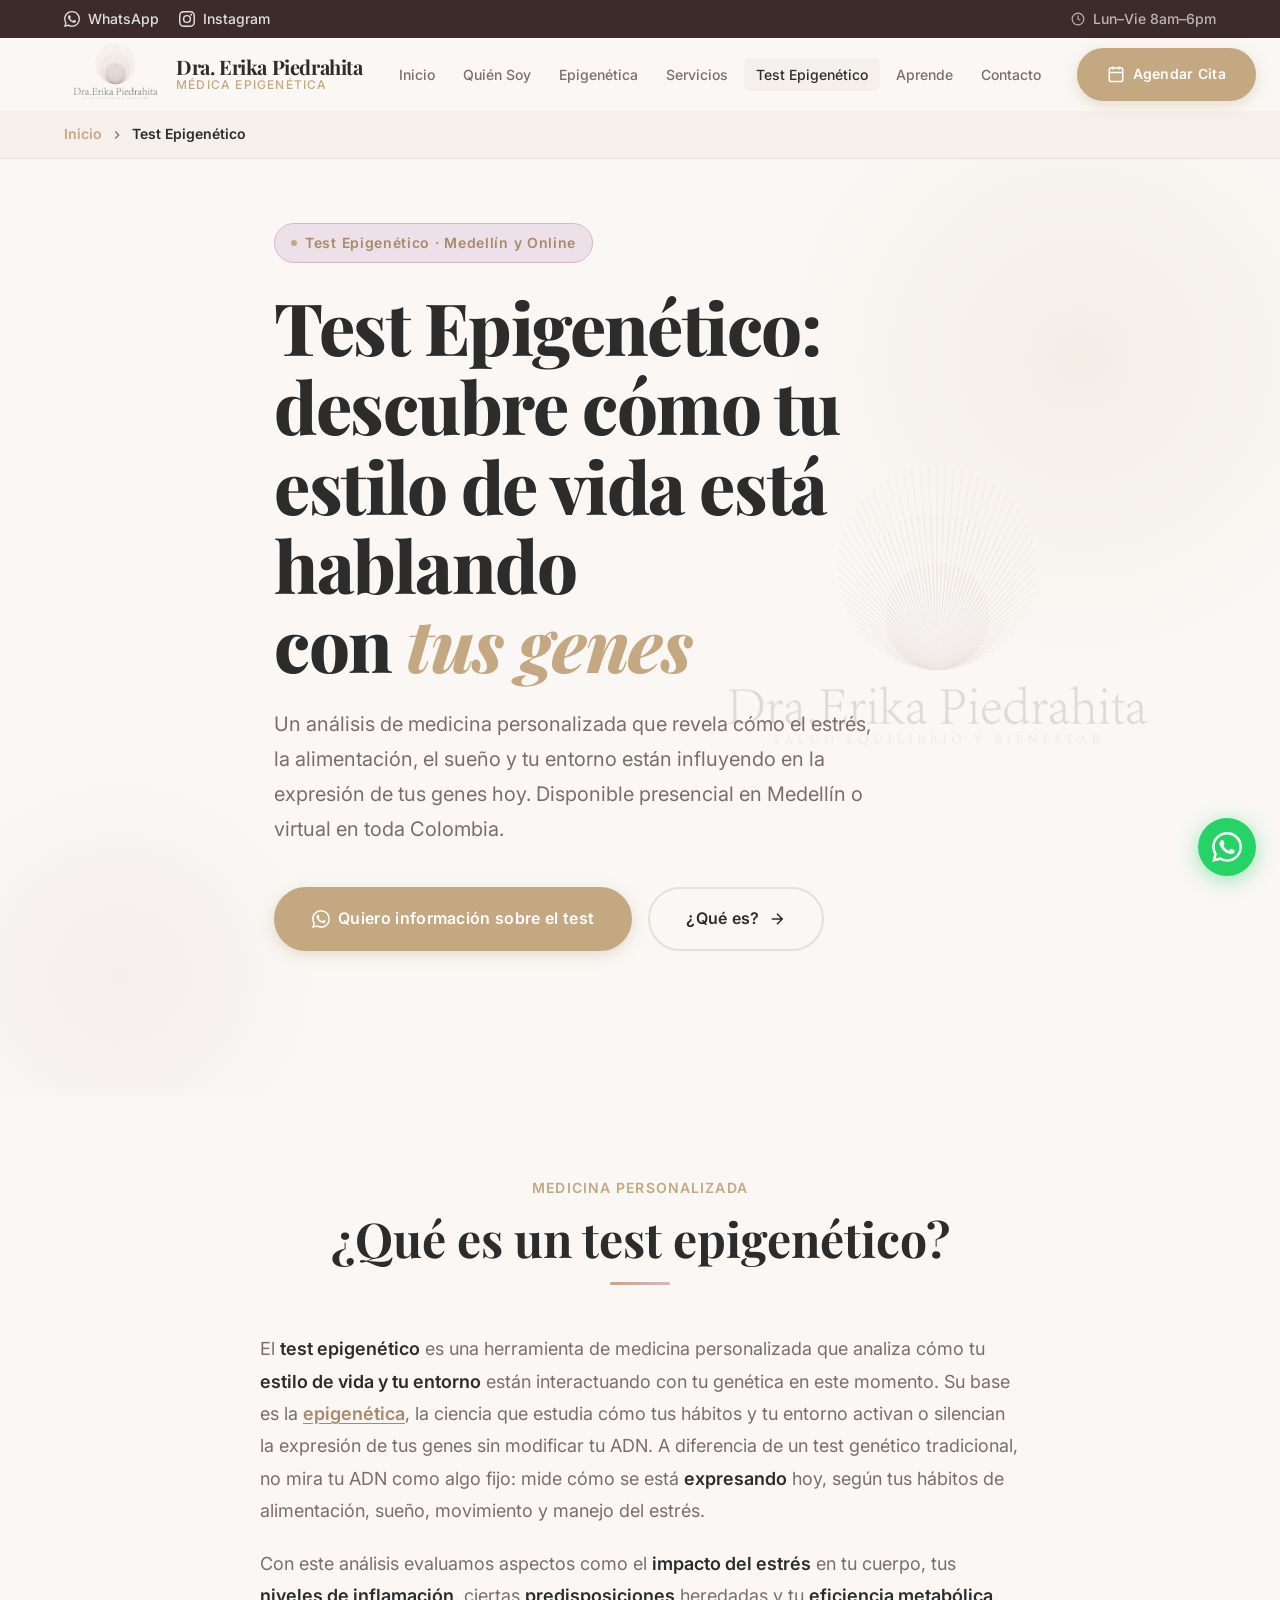
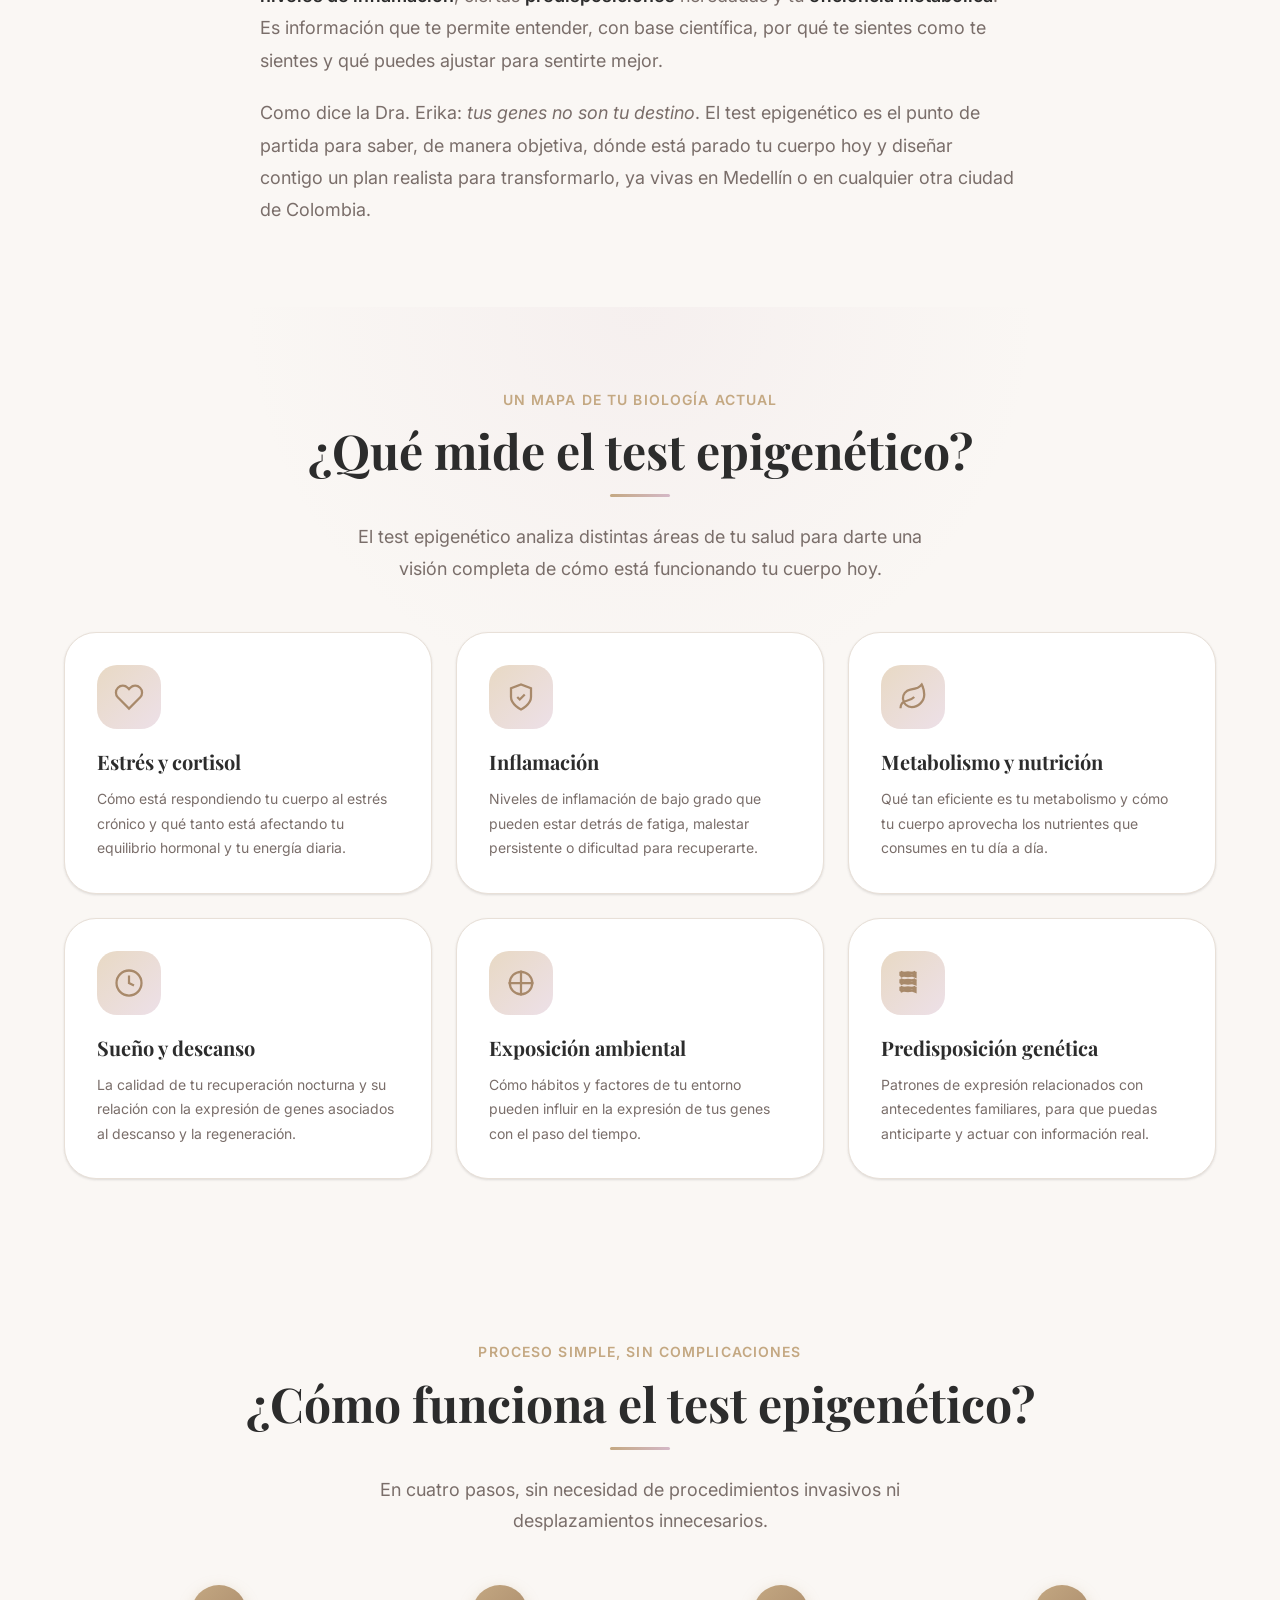
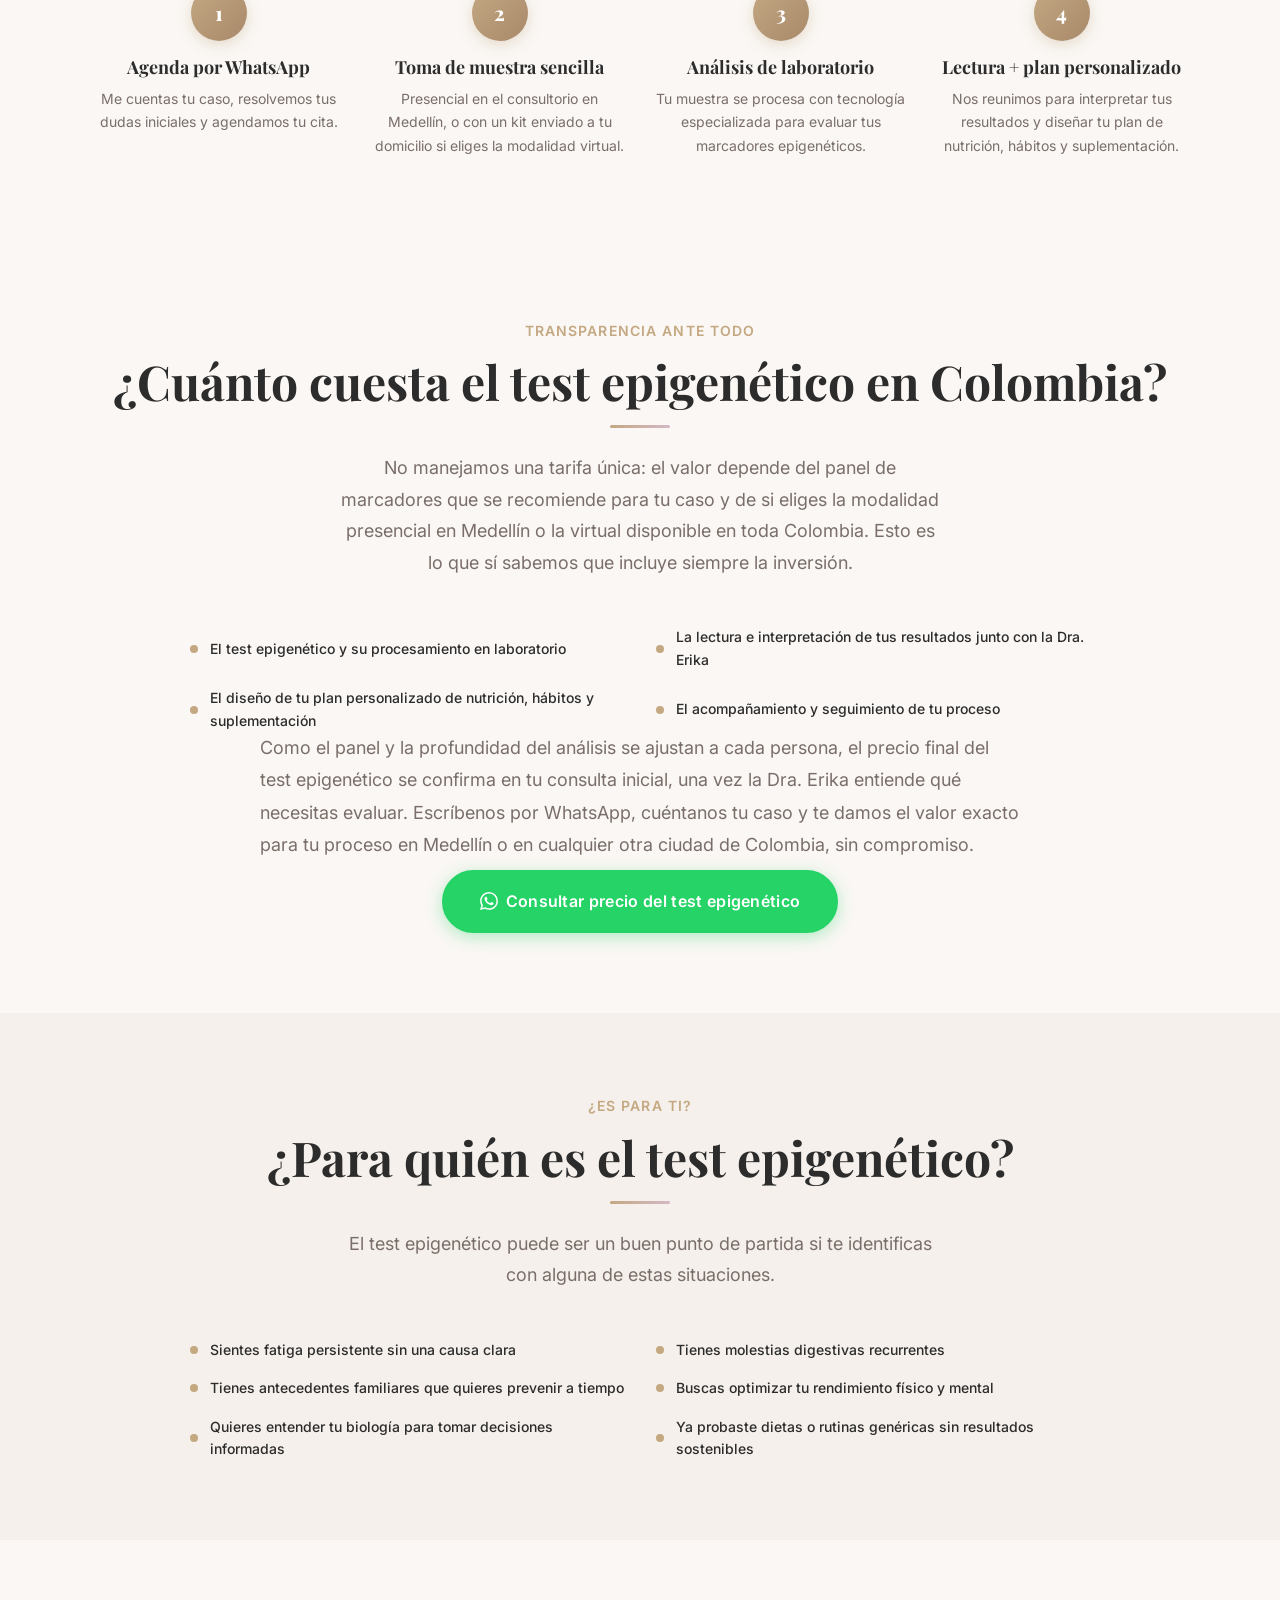
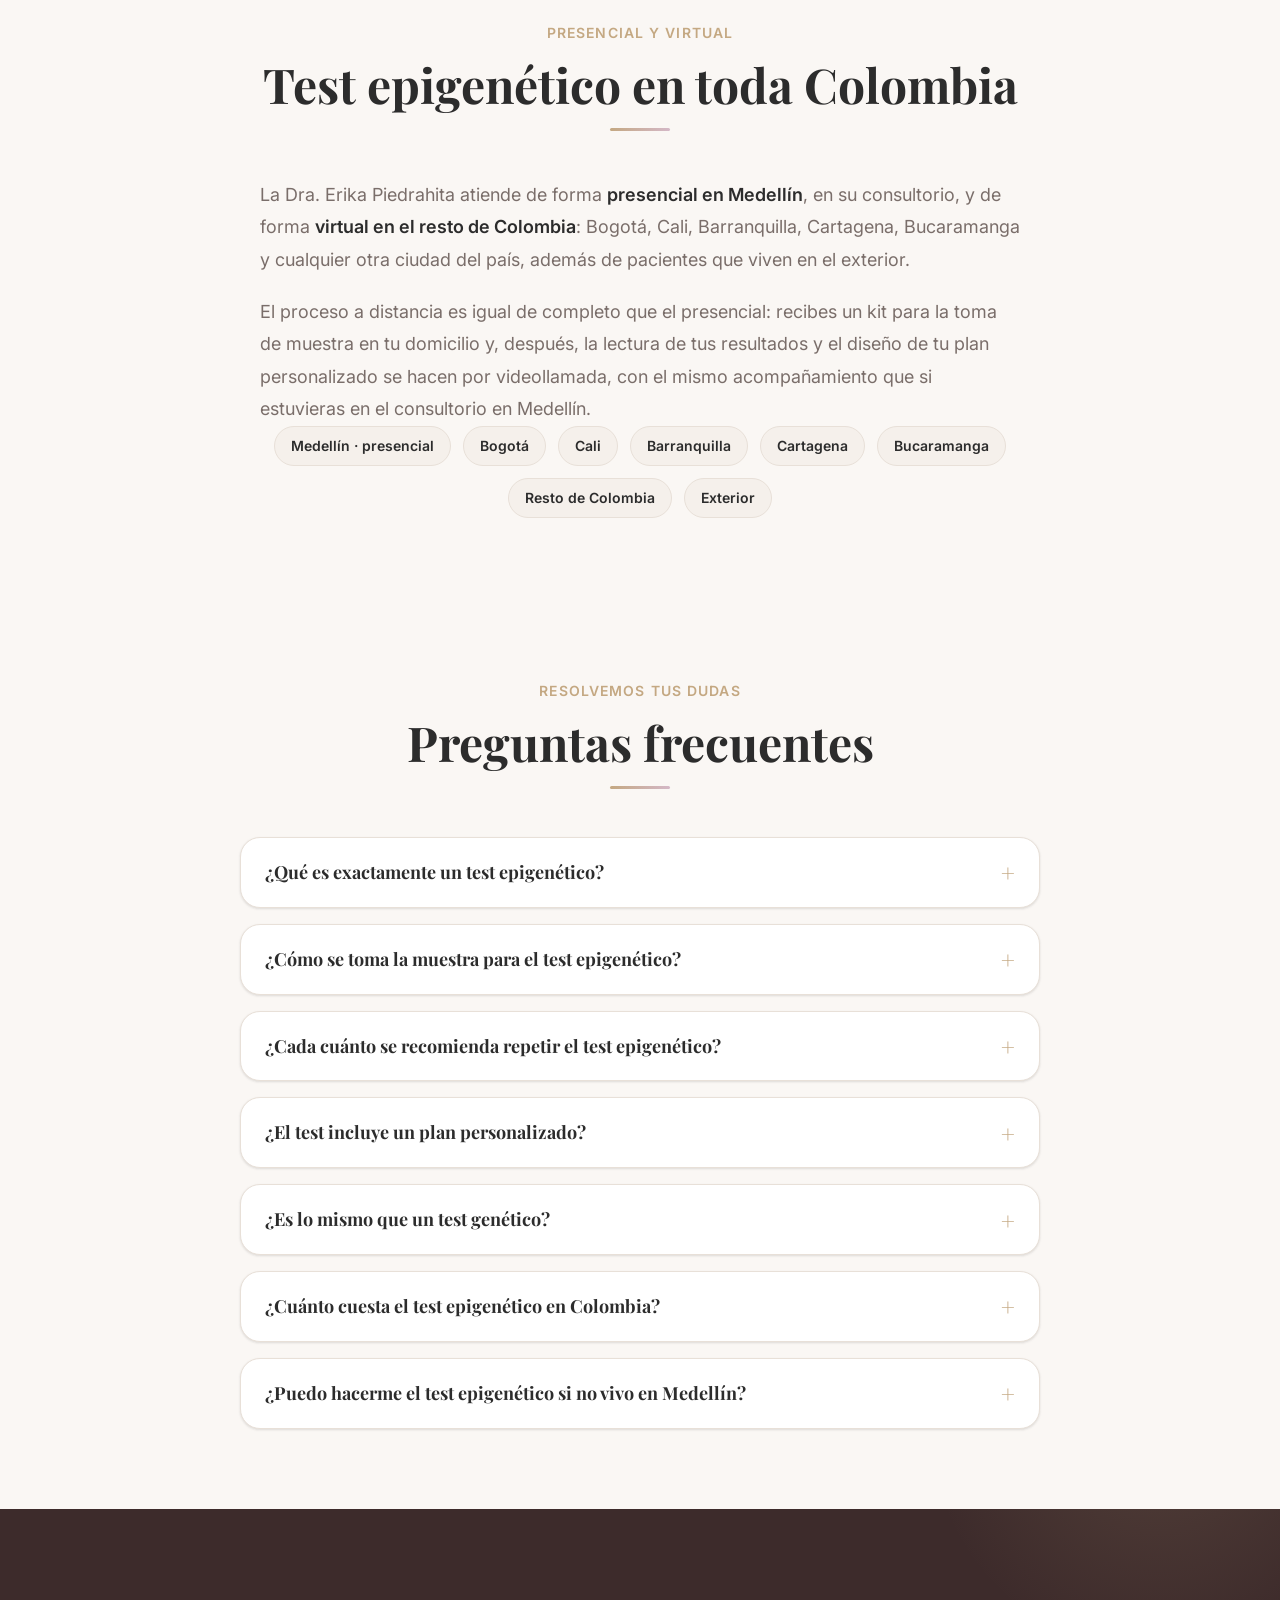
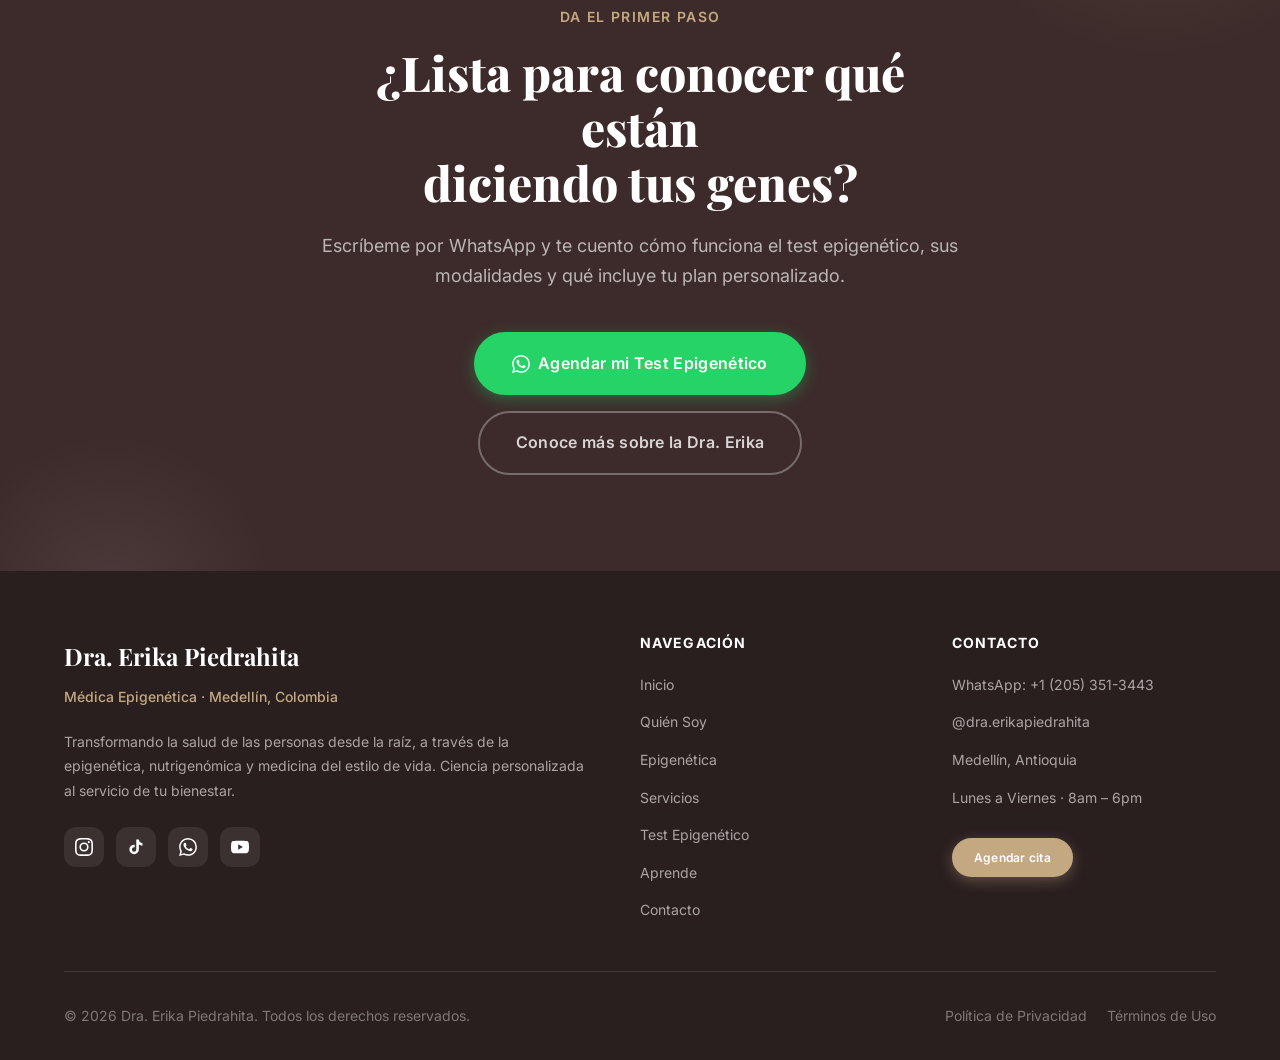
<file: test-epigenetico/index.html>
<!DOCTYPE html>
<html lang="es" class="no-js">
<head>
  <!-- =====================================================
       META & SEO
       ===================================================== -->
  <meta charset="UTF-8" />
  <meta name="viewport" content="width=device-width, initial-scale=1.0" />
  <meta http-equiv="X-UA-Compatible" content="IE=edge" />

  <title>Test Epigenético Medellín y Colombia — Dra. Erika Piedrahita</title>
  <meta name="description" content="Test epigenético en Medellín y Colombia: descubre cómo tu estilo de vida activa tus genes con la Dra. Erika Piedrahita. Presencial o virtual." />
  <meta name="keywords" content="test epigenético, test epigenético Medellín, test epigenético Colombia, qué es un test epigenético, test de epigenética, epigenética, nutrigenómica, Erika Piedrahita" />
  <meta name="author" content="Dra. Erika Piedrahita" />
  <meta name="robots" content="index, follow" />
  <link rel="canonical" href="https://www.draerikapiedrahita.com/test-epigenetico/" />

  <!-- Open Graph / Facebook -->
  <meta property="og:type"        content="website" />
  <meta property="og:url"         content="https://www.draerikapiedrahita.com/test-epigenetico/" />
  <meta property="og:title"       content="Test Epigenético en Medellín y Online — Dra. Erika Piedrahita" />
  <meta property="og:description" content="Descubre cómo tu estilo de vida y entorno están hablando con tus genes. Test epigenético con la Dra. Erika Piedrahita, presencial o virtual." />
  <meta property="og:image"       content="https://www.draerikapiedrahita.com/assets/img/og-image.png" />
  <meta property="og:locale"      content="es_CO" />
  <meta property="og:site_name"   content="Dra. Erika Piedrahita" />

  <!-- Twitter Card -->
  <meta name="twitter:card"        content="summary" />
  <meta name="twitter:url"         content="https://www.draerikapiedrahita.com/test-epigenetico/" />
  <meta name="twitter:title"       content="Test Epigenético — Dra. Erika Piedrahita" />
  <meta name="twitter:description" content="Qué es, qué mide y cómo funciona el test epigenético. Modalidad presencial en Medellín o virtual en toda Colombia." />
  <meta name="twitter:image"       content="https://www.draerikapiedrahita.com/assets/img/og-image.png" />

  <!-- Favicon -->
  <link rel="icon" href="/favicon.ico" />
  <link rel="icon" type="image/png" sizes="32x32" href="/assets/icons/favicon-32x32.png" />
  <link rel="icon" type="image/png" sizes="16x16" href="/assets/icons/favicon-16x16.png" />
  <link rel="apple-touch-icon" sizes="180x180" href="/assets/icons/apple-touch-icon.png" />

  <!-- Google Fonts -->
  <link rel="preconnect" href="https://fonts.googleapis.com" />
  <link rel="preconnect" href="https://fonts.gstatic.com" crossorigin />
  <link href="https://fonts.googleapis.com/css2?family=Playfair+Display:ital,wght@0,400;0,500;0,600;0,700;0,800;1,400;1,500&family=Inter:wght@300;400;500;600;700&display=swap" rel="stylesheet" />

  <!-- CSS -->
  <link rel="stylesheet" href="/css/style.css" />
  <link rel="stylesheet" href="/css/layout.css" />
  <link rel="stylesheet" href="/css/components.css" />

  <!-- Page-specific styles (small additions on top of the shared design system) -->
  <style>
    /* Los CTA de esta página tienen textos largos: en pantallas
       angostas deben poder partirse en varias líneas. */
    @media (max-width: 700px) {
      .btn {
        white-space: normal;
        text-align: center;
        max-width: 100%;
      }
    }

    /* Compact hero for this landing page */
    .hero.page-hero {
      min-height: auto;
      padding-block: var(--space-16) var(--space-20);
    }
    @media (max-width: 600px) {
      .hero.page-hero { padding-block: var(--space-10) var(--space-12); }
    }

    /* Breadcrumb */
    .breadcrumb-bar {
      background-color: var(--color-surface);
      border-bottom: 1px solid var(--color-border);
    }
    .breadcrumb-nav {
      display: flex;
      align-items: center;
      flex-wrap: wrap;
      gap: var(--space-2);
      padding-block: var(--space-3);
      font-size: var(--text-sm);
      color: var(--color-text-muted);
    }
    .breadcrumb-nav a { color: var(--color-primary); font-weight: 600; }
    .breadcrumb-nav a:hover { color: var(--color-primary-dark); }
    .breadcrumb-nav span { color: var(--color-text); font-weight: 600; }

    /* Prose blocks */
    .prose {
      max-width: 760px;
      margin-inline: auto;
      display: flex;
      flex-direction: column;
      gap: var(--space-5);
    }
    .prose p {
      font-size: var(--text-lg);
      line-height: 1.8;
      color: var(--color-text-muted);
    }
    .prose p strong { color: var(--color-text); font-weight: 600; }
    .prose a { color: var(--color-primary-dark); font-weight: 600; text-decoration: underline; text-underline-offset: 3px; }
    .prose a:hover { color: var(--color-primary); }

    /* "Qué mide" grid — reuses .epi-card look */
    .measures__grid {
      display: grid;
      grid-template-columns: repeat(3, 1fr);
      gap: var(--space-6);
    }
    @media (max-width: 900px) {
      .measures__grid { grid-template-columns: 1fr 1fr; max-width: 700px; margin-inline: auto; }
    }
    @media (max-width: 600px) {
      .measures__grid { grid-template-columns: 1fr; max-width: 420px; }
    }

    /* Steps */
    .steps-grid {
      display: grid;
      grid-template-columns: repeat(4, 1fr);
      gap: var(--space-8) var(--space-6);
      max-width: 1100px;
      margin-inline: auto;
    }
    @media (max-width: 900px) {
      .steps-grid { grid-template-columns: repeat(2, 1fr); max-width: 600px; }
    }
    @media (max-width: 560px) {
      .steps-grid { grid-template-columns: 1fr; max-width: 340px; }
    }
    .step { text-align: center; }
    .step__num {
      width: 56px;
      height: 56px;
      border-radius: 50%;
      background: linear-gradient(135deg, var(--color-primary), var(--color-primary-dark));
      color: var(--color-white);
      display: flex;
      align-items: center;
      justify-content: center;
      font-family: var(--font-heading);
      font-weight: 800;
      font-size: var(--text-xl);
      margin: 0 auto var(--space-4);
      box-shadow: 0 4px 14px rgba(196,168,130,0.35);
    }
    .step__title {
      font-family: var(--font-heading);
      font-weight: 700;
      font-size: var(--text-lg);
      margin-bottom: var(--space-2);
      color: var(--color-text);
    }
    .step__text {
      font-size: var(--text-sm);
      color: var(--color-text-muted);
      line-height: 1.7;
    }

    /* Audience list */
    .audience-grid {
      display: grid;
      grid-template-columns: 1fr 1fr;
      gap: var(--space-4) var(--space-8);
      max-width: 900px;
      margin-inline: auto;
    }
    @media (max-width: 700px) {
      .audience-grid { grid-template-columns: 1fr; }
    }

    /* FAQ */
    .faq-list {
      display: flex;
      flex-direction: column;
      gap: var(--space-4);
      max-width: 800px;
      margin-inline: auto;
    }
    .faq-item {
      background-color: var(--color-white);
      border: 1px solid var(--color-border);
      border-radius: var(--radius-lg);
      padding: var(--space-5) var(--space-6);
      box-shadow: var(--shadow-sm);
    }
    .faq-item summary {
      cursor: pointer;
      font-family: var(--font-heading);
      font-weight: 700;
      font-size: var(--text-lg);
      color: var(--color-text);
      list-style: none;
      display: flex;
      align-items: center;
      justify-content: space-between;
      gap: var(--space-4);
    }
    .faq-item summary::-webkit-details-marker { display: none; }
    .faq-item summary::after {
      content: '+';
      font-size: 1.5rem;
      line-height: 1;
      color: var(--color-primary);
      flex-shrink: 0;
      transition: transform var(--transition-fast);
    }
    .faq-item[open] summary::after { transform: rotate(45deg); }
    .faq-item p {
      margin-top: var(--space-3);
      color: var(--color-text-muted);
      font-size: var(--text-base);
      line-height: 1.75;
    }

    .final-cta-links {
      display: flex;
      gap: 1rem;
      justify-content: center;
      flex-wrap: wrap;
    }

    /* Pricing CTA */
    .pricing-cta {
      display: flex;
      justify-content: center;
      margin-top: var(--space-2);
    }

    /* Coverage cities (Colombia) */
    .coverage-cities {
      display: flex;
      flex-wrap: wrap;
      justify-content: center;
      gap: var(--space-3);
      max-width: 800px;
      margin-inline: auto;
    }
    .coverage-city {
      display: inline-flex;
      align-items: center;
      padding: var(--space-2) var(--space-4);
      background-color: var(--color-surface);
      border: 1px solid var(--color-border);
      border-radius: var(--radius-full, 999px);
      font-size: var(--text-sm);
      font-weight: 600;
      color: var(--color-text);
    }
  </style>

  <!-- Structured Data — Test Epigenético -->
  <script type="application/ld+json">
  [
    {
      "@context": "https://schema.org",
      "@type": "MedicalWebPage",
      "name": "Test Epigenético en Medellín y Online — Dra. Erika Piedrahita",
      "url": "https://www.draerikapiedrahita.com/test-epigenetico/",
      "description": "Qué es un test epigenético, qué mide, cómo funciona y para quién es. Modalidad presencial en Medellín o virtual en toda Colombia con la Dra. Erika Piedrahita.",
      "inLanguage": "es",
      "lastReviewed": "2026-08-18",
      "mainEntity": {
        "@type": "MedicalTest",
        "name": "Test Epigenético",
        "alternateName": "Test de Epigenética",
        "description": "El test epigenético es una herramienta de medicina personalizada que analiza cómo el estilo de vida y el entorno interactúan con la genética de una persona, evaluando el impacto del estrés, la inflamación, las predisposiciones y la eficiencia metabólica. No modifica el ADN: mide cómo se está expresando.",
        "usedToDiagnose": {
          "@type": "MedicalCondition",
          "name": "Desequilibrios relacionados con estrés, inflamación y estilo de vida"
        },
        "affectedBy": ["Estrés", "Alimentación", "Sueño", "Actividad física", "Exposición ambiental"],
        "areaServed": [
          { "@type": "City", "name": "Medellín" },
          { "@type": "Country", "name": "Colombia" }
        ],
        "provider": {
          "@type": "Physician",
          "name": "Dra. Erika Piedrahita",
          "url": "https://www.draerikapiedrahita.com",
          "telephone": "+12053513443",
          "image": "https://www.draerikapiedrahita.com/assets/img/og-image.png",
          "address": {
            "@type": "PostalAddress",
            "addressLocality": "Medellín",
            "addressRegion": "Antioquia",
            "addressCountry": "CO"
          },
          "areaServed": [
            { "@type": "City", "name": "Medellín" },
            { "@type": "Country", "name": "Colombia" }
          ],
          "medicalSpecialty": "Epigenética y Medicina Integrativa",
          "availableService": {
            "@type": "MedicalTest",
            "name": "Test Epigenético",
            "areaServed": [
              { "@type": "City", "name": "Medellín" },
              { "@type": "Country", "name": "Colombia" }
            ]
          }
        }
      }
    },
    {
      "@context": "https://schema.org",
      "@type": "FAQPage",
      "mainEntity": [
        {
          "@type": "Question",
          "name": "¿Qué es exactamente un test epigenético?",
          "acceptedAnswer": {
            "@type": "Answer",
            "text": "Es una herramienta de medicina personalizada que analiza cómo tu estilo de vida y tu entorno están interactuando con tu genética. Evalúa aspectos como el impacto del estrés, los niveles de inflamación, las predisposiciones y tu eficiencia metabólica. No modifica ni analiza tu ADN fijo: mide cómo se está expresando en este momento."
          }
        },
        {
          "@type": "Question",
          "name": "¿Cómo se toma la muestra para el test epigenético?",
          "acceptedAnswer": {
            "@type": "Answer",
            "text": "La toma de muestra es sencilla y no invasiva. Puede hacerse de forma presencial en el consultorio en Medellín, o a través de un kit que se envía a tu domicilio si tomas la consulta de forma virtual."
          }
        },
        {
          "@type": "Question",
          "name": "¿Cada cuánto se recomienda repetir el test epigenético?",
          "acceptedAnswer": {
            "@type": "Answer",
            "text": "Depende de cada caso y del plan que se defina en consulta. Como la expresión de tus genes cambia con tus hábitos, es común repetirlo después de un período de acompañamiento para ver cómo ha evolucionado tu cuerpo."
          }
        },
        {
          "@type": "Question",
          "name": "¿El test incluye un plan personalizado?",
          "acceptedAnswer": {
            "@type": "Answer",
            "text": "Sí. El servicio incluye la lectura de tus resultados junto con la Dra. Erika y el diseño de un plan personalizado de nutrición, hábitos y suplementación basado en lo que revela tu test."
          }
        },
        {
          "@type": "Question",
          "name": "¿Es lo mismo que un test genético?",
          "acceptedAnswer": {
            "@type": "Answer",
            "text": "No. Un test genético analiza tu ADN, que es fijo y no cambia. El test epigenético analiza la expresión de tus genes, que sí está influida por tu estilo de vida y puede evolucionar con el tiempo."
          }
        },
        {
          "@type": "Question",
          "name": "¿Cuánto cuesta el test epigenético en Colombia?",
          "acceptedAnswer": {
            "@type": "Answer",
            "text": "El valor depende del panel de marcadores que se recomiende para tu caso y de la modalidad, presencial en Medellín o virtual en el resto de Colombia. La inversión incluye el test, la lectura de tus resultados con la Dra. Erika, el diseño de tu plan personalizado de nutrición, hábitos y suplementación, y el seguimiento de tu proceso. Escríbenos por WhatsApp y te damos el valor exacto para tu caso."
          }
        },
        {
          "@type": "Question",
          "name": "¿Puedo hacerme el test epigenético si no vivo en Medellín?",
          "acceptedAnswer": {
            "@type": "Answer",
            "text": "Sí. Si vives en Bogotá, Cali, Barranquilla, Cartagena, Bucaramanga, cualquier otra ciudad de Colombia o en el exterior, puedes hacer el proceso de forma virtual: recibes el kit de toma de muestra en tu domicilio y la lectura de resultados se hace por videollamada, con el mismo acompañamiento que en la consulta presencial en Medellín."
          }
        }
      ]
    },
    {
      "@context": "https://schema.org",
      "@type": "BreadcrumbList",
      "itemListElement": [
        {
          "@type": "ListItem",
          "position": 1,
          "name": "Inicio",
          "item": "https://www.draerikapiedrahita.com/"
        },
        {
          "@type": "ListItem",
          "position": 2,
          "name": "Test Epigenético",
          "item": "https://www.draerikapiedrahita.com/test-epigenetico/"
        }
      ]
    }
  ]
  </script>
</head>

<body>

  <!-- Scroll progress bar -->
  <div class="scroll-progress" role="progressbar" aria-hidden="true"></div>

  <!-- =====================================================
       TOPBAR
       ===================================================== -->
  <div class="topbar" role="banner">
    <div class="container topbar__inner">
      <!-- Left: social links -->
      <div class="topbar__links">
        <a href="https://wa.me/12053513443" class="topbar__link" target="_blank" rel="noopener noreferrer" aria-label="Contáctanos por WhatsApp">
          <!-- WhatsApp icon -->
          <svg viewBox="0 0 24 24" fill="currentColor" aria-hidden="true">
            <path d="M17.472 14.382c-.297-.149-1.758-.867-2.03-.967-.273-.099-.471-.148-.67.15-.197.297-.767.966-.94 1.164-.173.199-.347.223-.644.075-.297-.15-1.255-.463-2.39-1.475-.883-.788-1.48-1.761-1.653-2.059-.173-.297-.018-.458.13-.606.134-.133.298-.347.446-.52.149-.174.198-.298.298-.497.099-.198.05-.371-.025-.52-.075-.149-.669-1.612-.916-2.207-.242-.579-.487-.5-.669-.51-.173-.008-.371-.01-.57-.01-.198 0-.52.074-.792.372-.272.297-1.04 1.016-1.04 2.479 0 1.462 1.065 2.875 1.213 3.074.149.198 2.096 3.2 5.077 4.487.709.306 1.262.489 1.694.625.712.227 1.36.195 1.871.118.571-.085 1.758-.719 2.006-1.413.248-.694.248-1.289.173-1.413-.074-.124-.272-.198-.57-.347m-5.421 7.403h-.004a9.87 9.87 0 01-5.031-1.378l-.361-.214-3.741.982.998-3.648-.235-.374a9.86 9.86 0 01-1.51-5.26c.001-5.45 4.436-9.884 9.888-9.884 2.64 0 5.122 1.03 6.988 2.898a9.825 9.825 0 012.893 6.994c-.003 5.45-4.437 9.884-9.885 9.884m8.413-18.297A11.815 11.815 0 0012.05 0C5.495 0 .16 5.335.157 11.892c0 2.096.547 4.142 1.588 5.945L.057 24l6.305-1.654a11.882 11.882 0 005.683 1.448h.005c6.554 0 11.89-5.335 11.893-11.893a11.821 11.821 0 00-3.48-8.413Z"/>
          </svg>
          WhatsApp
        </a>
        <a href="https://www.instagram.com/dra.erikapiedrahita/" class="topbar__link" target="_blank" rel="noopener noreferrer" aria-label="Visita nuestro Instagram">
          <!-- Instagram icon -->
          <svg viewBox="0 0 24 24" fill="currentColor" aria-hidden="true">
            <path d="M12 2.163c3.204 0 3.584.012 4.85.07 3.252.148 4.771 1.691 4.919 4.919.058 1.265.069 1.645.069 4.849 0 3.205-.012 3.584-.069 4.849-.149 3.225-1.664 4.771-4.919 4.919-1.266.058-1.644.07-4.85.07-3.204 0-3.584-.012-4.849-.07-3.26-.149-4.771-1.699-4.919-4.92-.058-1.265-.07-1.644-.07-4.849 0-3.204.013-3.583.07-4.849.149-3.227 1.664-4.771 4.919-4.919 1.266-.057 1.645-.069 4.849-.069zM12 0C8.741 0 8.333.014 7.053.072 2.695.272.273 2.69.073 7.052.014 8.333 0 8.741 0 12c0 3.259.014 3.668.072 4.948.2 4.358 2.618 6.78 6.98 6.98C8.333 23.986 8.741 24 12 24c3.259 0 3.668-.014 4.948-.072 4.354-.2 6.782-2.618 6.979-6.98.059-1.28.073-1.689.073-4.948 0-3.259-.014-3.667-.072-4.947-.196-4.354-2.617-6.78-6.979-6.98C15.668.014 15.259 0 12 0zm0 5.838a6.162 6.162 0 100 12.324 6.162 6.162 0 000-12.324zM12 16a4 4 0 110-8 4 4 0 010 8zm6.406-11.845a1.44 1.44 0 100 2.881 1.44 1.44 0 000-2.881z"/>
          </svg>
          Instagram
        </a>
      </div>
      <!-- Right: hours -->
      <div class="topbar__hours">
        <svg viewBox="0 0 24 24" fill="none" stroke="currentColor" stroke-width="2" aria-hidden="true">
          <circle cx="12" cy="12" r="10"/><polyline points="12 6 12 12 16 14"/>
        </svg>
        Lun–Vie 8am–6pm
      </div>
    </div>
  </div>

  <!-- =====================================================
       NAVBAR (Sticky)
       ===================================================== -->
  <header class="navbar" role="banner">
    <nav class="container navbar__inner" aria-label="Navegación principal">
      <!-- Logo -->
      <a href="/" class="navbar__logo" aria-label="Inicio — Dra. Erika Piedrahita">
        <img src="/assets/img/IMG_6680.PNG" alt="Logo Dra. Erika Piedrahita" class="navbar__logo-img" width="360" height="120" />
        <div class="navbar__logo-text">
          <span class="navbar__logo-name">Dra. Erika Piedrahita</span>
          <span class="navbar__logo-title">Médica Epigenética</span>
        </div>
      </a>

      <!-- Desktop nav links -->
      <ul class="navbar__nav" role="list">
        <li><a href="/"                    class="navbar__nav-link">Inicio</a></li>
        <li><a href="/#quien-soy"          class="navbar__nav-link">Quién Soy</a></li>
        <li><a href="/#epigenetica"        class="navbar__nav-link">Epigenética</a></li>
        <li><a href="/#servicios"          class="navbar__nav-link">Servicios</a></li>
        <li><a href="/test-epigenetico/"   class="navbar__nav-link active" aria-current="page">Test Epigenético</a></li>
        <li><a href="/#aprende"            class="navbar__nav-link">Aprende</a></li>
        <li><a href="/#contacto"           class="navbar__nav-link">Contacto</a></li>
      </ul>

      <!-- Desktop CTA -->
      <div class="navbar__actions">
        <a href="https://wa.me/12053513443?text=Hola%20Dra.%20Erika%2C%20me%20gustar%C3%ADa%20agendar%20una%20cita" class="btn btn--primary" target="_blank" rel="noopener noreferrer">
          <!-- Calendar icon -->
          <svg width="16" height="16" viewBox="0 0 24 24" fill="none" stroke="currentColor" stroke-width="2" aria-hidden="true">
            <rect x="3" y="4" width="18" height="18" rx="2" ry="2"/>
            <line x1="16" y1="2" x2="16" y2="6"/>
            <line x1="8"  y1="2" x2="8"  y2="6"/>
            <line x1="3"  y1="10" x2="21" y2="10"/>
          </svg>
          Agendar Cita
        </a>

        <!-- Hamburger -->
        <button class="navbar__hamburger" aria-label="Abrir menú de navegación" aria-expanded="false" aria-controls="mobile-menu">
          <span></span>
          <span></span>
          <span></span>
        </button>
      </div>
    </nav>

    <!-- Mobile menu -->
    <div class="navbar__mobile" id="mobile-menu" role="dialog" aria-label="Menú móvil">
      <ul class="navbar__mobile-links" role="list">
        <li><a href="/"                  class="navbar__mobile-link">Inicio</a></li>
        <li><a href="/#quien-soy"        class="navbar__mobile-link">Quién Soy</a></li>
        <li><a href="/#epigenetica"      class="navbar__mobile-link">Epigenética</a></li>
        <li><a href="/#servicios"        class="navbar__mobile-link">Servicios</a></li>
        <li><a href="/test-epigenetico/" class="navbar__mobile-link" aria-current="page">Test Epigenético</a></li>
        <li><a href="/#aprende"          class="navbar__mobile-link">Aprende</a></li>
        <li><a href="/#contacto"         class="navbar__mobile-link">Contacto</a></li>
      </ul>
      <a href="https://wa.me/12053513443?text=Hola%20Dra.%20Erika%2C%20me%20gustar%C3%ADa%20agendar%20una%20cita" class="btn btn--primary" style="width:100%; justify-content:center;" target="_blank" rel="noopener noreferrer">
        Agendar Cita
      </a>
    </div>
  </header>

  <!-- Breadcrumb -->
  <div class="breadcrumb-bar">
    <div class="container">
      <nav class="breadcrumb-nav" aria-label="Ruta de navegación">
        <a href="/">Inicio</a>
        <svg width="14" height="14" viewBox="0 0 24 24" fill="none" stroke="currentColor" stroke-width="2" aria-hidden="true"><path d="M9 18l6-6-6-6"/></svg>
        <span aria-current="page">Test Epigenético</span>
      </nav>
    </div>
  </div>

  <!-- =====================================================
       MAIN CONTENT
       ===================================================== -->
  <main id="main-content">

    <!-- =================================================
         HERO
         ================================================= -->
    <section class="hero page-hero" aria-label="Test Epigenético">
      <div class="container hero__inner">

        <!-- Badge -->
        <div class="hero__badge animate-fadeInUp">
          <span class="hero__badge-dot" aria-hidden="true"></span>
          Test Epigenético · Medellín y Online
        </div>

        <!-- Heading -->
        <h1 class="hero__title animate-fadeInUp delay-200">
          Test Epigenético: descubre cómo tu<br />
          estilo de vida está hablando<br />
          con <em>tus genes</em>
        </h1>

        <!-- Subtitle -->
        <p class="hero__subtitle animate-fadeInUp delay-300">
          Un análisis de medicina personalizada que revela cómo el estrés, la
          alimentación, el sueño y tu entorno están influyendo en la expresión de
          tus genes hoy. Disponible presencial en Medellín o virtual en toda Colombia.
        </p>

        <!-- CTAs -->
        <div class="hero__cta-group animate-fadeInUp delay-400">
          <a href="https://wa.me/12053513443?text=Hola%20Dra.%20Erika%2C%20quiero%20informaci%C3%B3n%20sobre%20el%20test%20epigen%C3%A9tico" class="btn btn--primary btn--lg" target="_blank" rel="noopener noreferrer">
            <!-- WhatsApp icon -->
            <svg viewBox="0 0 24 24" fill="currentColor" aria-hidden="true">
              <path d="M17.472 14.382c-.297-.149-1.758-.867-2.03-.967-.273-.099-.471-.148-.67.15-.197.297-.767.966-.94 1.164-.173.199-.347.223-.644.075-.297-.15-1.255-.463-2.39-1.475-.883-.788-1.48-1.761-1.653-2.059-.173-.297-.018-.458.13-.606.134-.133.298-.347.446-.52.149-.174.198-.298.298-.497.099-.198.05-.371-.025-.52-.075-.149-.669-1.612-.916-2.207-.242-.579-.487-.5-.669-.51-.173-.008-.371-.01-.57-.01-.198 0-.52.074-.792.372-.272.297-1.04 1.016-1.04 2.479 0 1.462 1.065 2.875 1.213 3.074.149.198 2.096 3.2 5.077 4.487.709.306 1.262.489 1.694.625.712.227 1.36.195 1.871.118.571-.085 1.758-.719 2.006-1.413.248-.694.248-1.289.173-1.413-.074-.124-.272-.198-.57-.347m-5.421 7.403h-.004a9.87 9.87 0 01-5.031-1.378l-.361-.214-3.741.982.998-3.648-.235-.374a9.86 9.86 0 01-1.51-5.26c.001-5.45 4.436-9.884 9.888-9.884 2.64 0 5.122 1.03 6.988 2.898a9.825 9.825 0 012.893 6.994c-.003 5.45-4.437 9.884-9.885 9.884m8.413-18.297A11.815 11.815 0 0012.05 0C5.495 0 .16 5.335.157 11.892c0 2.096.547 4.142 1.588 5.945L.057 24l6.305-1.654a11.882 11.882 0 005.683 1.448h.005c6.554 0 11.89-5.335 11.893-11.893a11.821 11.821 0 00-3.48-8.413Z"/>
            </svg>
            Quiero información sobre el test
          </a>
          <a href="#que-es" class="btn btn--secondary btn--lg">
            ¿Qué es?
            <svg viewBox="0 0 24 24" fill="none" stroke="currentColor" stroke-width="2" aria-hidden="true">
              <path d="M5 12h14M12 5l7 7-7 7"/>
            </svg>
          </a>
        </div>

      </div>
    </section>

    <!-- =================================================
         QUÉ ES
         ================================================= -->
    <section class="section" id="que-es" aria-labelledby="que-es-title">
      <div class="container">
        <div class="section-header centered reveal">
          <span class="section-eyebrow">Medicina personalizada</span>
          <h2 class="section-title" id="que-es-title">¿Qué es un test epigenético?</h2>
          <div class="divider centered" aria-hidden="true"></div>
        </div>

        <div class="prose reveal">
          <p>
            El <strong>test epigenético</strong> es una herramienta de medicina personalizada
            que analiza cómo tu <strong>estilo de vida y tu entorno</strong> están interactuando
            con tu genética en este momento. Su base es la
            <a href="/epigenetica/">epigenética</a>, la ciencia que estudia cómo tus hábitos y tu
            entorno activan o silencian la expresión de tus genes sin modificar tu ADN. A
            diferencia de un test genético tradicional, no mira tu ADN como algo fijo: mide cómo
            se está <strong>expresando</strong> hoy, según tus hábitos de alimentación, sueño,
            movimiento y manejo del estrés.
          </p>
          <p>
            Con este análisis evaluamos aspectos como el <strong>impacto del estrés</strong>
            en tu cuerpo, tus <strong>niveles de inflamación</strong>, ciertas
            <strong>predisposiciones</strong> heredadas y tu <strong>eficiencia metabólica</strong>.
            Es información que te permite entender, con base científica, por qué te sientes
            como te sientes y qué puedes ajustar para sentirte mejor.
          </p>
          <p>
            Como dice la Dra. Erika: <em>tus genes no son tu destino</em>. El test epigenético es
            el punto de partida para saber, de manera objetiva, dónde está parado tu cuerpo hoy
            y diseñar contigo un plan realista para transformarlo, ya vivas en Medellín o en
            cualquier otra ciudad de Colombia.
          </p>
        </div>
      </div>
    </section>

    <!-- =================================================
         QUÉ MIDE
         ================================================= -->
    <section class="section epigenetics" id="que-mide" aria-labelledby="que-mide-title">
      <div class="container">
        <div class="section-header centered reveal">
          <span class="section-eyebrow">Un mapa de tu biología actual</span>
          <h2 class="section-title" id="que-mide-title">¿Qué mide el test epigenético?</h2>
          <div class="divider centered" aria-hidden="true"></div>
          <p class="section-subtitle">
            El test epigenético analiza distintas áreas de tu salud para darte una visión
            completa de cómo está funcionando tu cuerpo hoy.
          </p>
        </div>

        <div class="measures__grid">

          <article class="epi-card reveal" data-delay="0">
            <div class="epi-card__icon" aria-hidden="true">
              <svg viewBox="0 0 24 24" fill="none" stroke="currentColor" stroke-width="1.8">
                <path d="M20.84 4.61a5.5 5.5 0 00-7.78 0L12 5.67l-1.06-1.06a5.5 5.5 0 00-7.78 7.78l1.06 1.06L12 21.23l7.78-7.78 1.06-1.06a5.5 5.5 0 000-7.78z"/>
              </svg>
            </div>
            <h3 class="epi-card__title">Estrés y cortisol</h3>
            <p class="epi-card__text">
              Cómo está respondiendo tu cuerpo al estrés crónico y qué tanto está
              afectando tu equilibrio hormonal y tu energía diaria.
            </p>
          </article>

          <article class="epi-card reveal" data-delay="100">
            <div class="epi-card__icon" aria-hidden="true">
              <svg viewBox="0 0 24 24" fill="none" stroke="currentColor" stroke-width="1.8">
                <path d="M12 22s8-4 8-10V5l-8-3-8 3v7c0 6 8 10 8 10z"/>
                <path d="M9 12l2 2 4-4"/>
              </svg>
            </div>
            <h3 class="epi-card__title">Inflamación</h3>
            <p class="epi-card__text">
              Niveles de inflamación de bajo grado que pueden estar detrás de fatiga,
              malestar persistente o dificultad para recuperarte.
            </p>
          </article>

          <article class="epi-card reveal" data-delay="200">
            <div class="epi-card__icon" aria-hidden="true">
              <svg viewBox="0 0 24 24" fill="none" stroke="currentColor" stroke-width="1.8">
                <path d="M11 20A7 7 0 0 1 9.8 6.1C15.5 5 17 4.48 19 2c1 2 2 4.18 2 8 0 5.5-4.78 10-10 10z"/>
                <path d="M2 21c0-3 1.85-5.36 5.08-6C9.5 14.52 12 13 13 12"/>
              </svg>
            </div>
            <h3 class="epi-card__title">Metabolismo y nutrición</h3>
            <p class="epi-card__text">
              Qué tan eficiente es tu metabolismo y cómo tu cuerpo aprovecha los
              nutrientes que consumes en tu día a día.
            </p>
          </article>

          <article class="epi-card reveal" data-delay="0">
            <div class="epi-card__icon" aria-hidden="true">
              <svg viewBox="0 0 24 24" fill="none" stroke="currentColor" stroke-width="1.8">
                <circle cx="12" cy="12" r="10"/><polyline points="12 6 12 12 16 14"/>
              </svg>
            </div>
            <h3 class="epi-card__title">Sueño y descanso</h3>
            <p class="epi-card__text">
              La calidad de tu recuperación nocturna y su relación con la expresión
              de genes asociados al descanso y la regeneración.
            </p>
          </article>

          <article class="epi-card reveal" data-delay="100">
            <div class="epi-card__icon" aria-hidden="true">
              <svg viewBox="0 0 24 24" fill="none" stroke="currentColor" stroke-width="1.8">
                <path d="M12 2v20M2 12h20"/><circle cx="12" cy="12" r="9"/>
              </svg>
            </div>
            <h3 class="epi-card__title">Exposición ambiental</h3>
            <p class="epi-card__text">
              Cómo hábitos y factores de tu entorno pueden influir en la expresión
              de tus genes con el paso del tiempo.
            </p>
          </article>

          <article class="epi-card reveal" data-delay="200">
            <div class="epi-card__icon" aria-hidden="true">
              <svg viewBox="0 0 24 24" fill="none" stroke="currentColor" stroke-width="1.8">
                <path d="M2 3c4 2 8 2 12 0M2 3v2c4-2 8-2 12 0v-2M2 5c4 2 8 2 12 0v2c-4-2-8-2-12 0M14 5v2"/>
                <path d="M2 9c4 2 8 2 12 0M2 9v2c4-2 8-2 12 0v-2M2 11c4 2 8 2 12 0v2c-4-2-8-2-12 0"/>
                <path d="M2 15c4 2 8 2 12 0M2 15v2c4-2 8-2 12 0v-2M2 17c4 2 8 2 12 0v2c-4-2-8-2-12 0"/>
              </svg>
            </div>
            <h3 class="epi-card__title">Predisposición genética</h3>
            <p class="epi-card__text">
              Patrones de expresión relacionados con antecedentes familiares, para
              que puedas anticiparte y actuar con información real.
            </p>
          </article>

        </div>
      </div>
    </section>

    <!-- =================================================
         CÓMO FUNCIONA
         ================================================= -->
    <section class="section" id="como-funciona" aria-labelledby="como-funciona-title">
      <div class="container">
        <div class="section-header centered reveal">
          <span class="section-eyebrow">Proceso simple, sin complicaciones</span>
          <h2 class="section-title" id="como-funciona-title">¿Cómo funciona el test epigenético?</h2>
          <div class="divider centered" aria-hidden="true"></div>
          <p class="section-subtitle">
            En cuatro pasos, sin necesidad de procedimientos invasivos ni desplazamientos
            innecesarios.
          </p>
        </div>

        <div class="steps-grid">
          <div class="step reveal" data-delay="0">
            <div class="step__num" aria-hidden="true">1</div>
            <h3 class="step__title">Agenda por WhatsApp</h3>
            <p class="step__text">Me cuentas tu caso, resolvemos tus dudas iniciales y agendamos tu cita.</p>
          </div>
          <div class="step reveal" data-delay="100">
            <div class="step__num" aria-hidden="true">2</div>
            <h3 class="step__title">Toma de muestra sencilla</h3>
            <p class="step__text">Presencial en el consultorio en Medellín, o con un kit enviado a tu domicilio si eliges la modalidad virtual.</p>
          </div>
          <div class="step reveal" data-delay="200">
            <div class="step__num" aria-hidden="true">3</div>
            <h3 class="step__title">Análisis de laboratorio</h3>
            <p class="step__text">Tu muestra se procesa con tecnología especializada para evaluar tus marcadores epigenéticos.</p>
          </div>
          <div class="step reveal" data-delay="300">
            <div class="step__num" aria-hidden="true">4</div>
            <h3 class="step__title">Lectura + plan personalizado</h3>
            <p class="step__text">Nos reunimos para interpretar tus resultados y diseñar tu plan de nutrición, hábitos y suplementación.</p>
          </div>
        </div>
      </div>
    </section>

    <!-- =================================================
         CUÁNTO CUESTA
         ================================================= -->
    <section class="section" id="precio-test-epigenetico" aria-labelledby="precio-title">
      <div class="container">
        <div class="section-header centered reveal">
          <span class="section-eyebrow">Transparencia ante todo</span>
          <h2 class="section-title" id="precio-title">¿Cuánto cuesta el test epigenético en Colombia?</h2>
          <div class="divider centered" aria-hidden="true"></div>
          <p class="section-subtitle">
            No manejamos una tarifa única: el valor depende del panel de marcadores que se
            recomiende para tu caso y de si eliges la modalidad presencial en Medellín o la
            virtual disponible en toda Colombia. Esto es lo que sí sabemos que incluye siempre
            la inversión.
          </p>
        </div>

        <ul class="audience-grid reveal about__credentials" aria-label="Qué incluye la inversión del test epigenético">
          <li class="about__credential">
            <span class="about__credential-dot" aria-hidden="true"></span>
            El test epigenético y su procesamiento en laboratorio
          </li>
          <li class="about__credential">
            <span class="about__credential-dot" aria-hidden="true"></span>
            La lectura e interpretación de tus resultados junto con la Dra. Erika
          </li>
          <li class="about__credential">
            <span class="about__credential-dot" aria-hidden="true"></span>
            El diseño de tu plan personalizado de nutrición, hábitos y suplementación
          </li>
          <li class="about__credential">
            <span class="about__credential-dot" aria-hidden="true"></span>
            El acompañamiento y seguimiento de tu proceso
          </li>
        </ul>

        <div class="prose reveal">
          <p>
            Como el panel y la profundidad del análisis se ajustan a cada persona, el precio
            final del test epigenético se confirma en tu consulta inicial, una vez la Dra.
            Erika entiende qué necesitas evaluar. Escríbenos por WhatsApp, cuéntanos tu caso
            y te damos el valor exacto para tu proceso en Medellín o en cualquier otra ciudad
            de Colombia, sin compromiso.
          </p>
        </div>

        <div class="pricing-cta reveal">
          <a
            href="https://wa.me/12053513443?text=Hola%20Dra.%20Erika%2C%20quiero%20consultar%20el%20precio%20del%20test%20epigen%C3%A9tico"
            class="btn btn--whatsapp btn--lg"
            target="_blank"
            rel="noopener noreferrer"
          >
            <!-- WhatsApp icon -->
            <svg viewBox="0 0 24 24" fill="currentColor" aria-hidden="true" width="22" height="22">
              <path d="M17.472 14.382c-.297-.149-1.758-.867-2.03-.967-.273-.099-.471-.148-.67.15-.197.297-.767.966-.94 1.164-.173.199-.347.223-.644.075-.297-.15-1.255-.463-2.39-1.475-.883-.788-1.48-1.761-1.653-2.059-.173-.297-.018-.458.13-.606.134-.133.298-.347.446-.52.149-.174.198-.298.298-.497.099-.198.05-.371-.025-.52-.075-.149-.669-1.612-.916-2.207-.242-.579-.487-.5-.669-.51-.173-.008-.371-.01-.57-.01-.198 0-.52.074-.792.372-.272.297-1.04 1.016-1.04 2.479 0 1.462 1.065 2.875 1.213 3.074.149.198 2.096 3.2 5.077 4.487.709.306 1.262.489 1.694.625.712.227 1.36.195 1.871.118.571-.085 1.758-.719 2.006-1.413.248-.694.248-1.289.173-1.413-.074-.124-.272-.198-.57-.347m-5.421 7.403h-.004a9.87 9.87 0 01-5.031-1.378l-.361-.214-3.741.982.998-3.648-.235-.374a9.86 9.86 0 01-1.51-5.26c.001-5.45 4.436-9.884 9.888-9.884 2.64 0 5.122 1.03 6.988 2.898a9.825 9.825 0 012.893 6.994c-.003 5.45-4.437 9.884-9.885 9.884m8.413-18.297A11.815 11.815 0 0012.05 0C5.495 0 .16 5.335.157 11.892c0 2.096.547 4.142 1.588 5.945L.057 24l6.305-1.654a11.882 11.882 0 005.683 1.448h.005c6.554 0 11.89-5.335 11.893-11.893a11.821 11.821 0 00-3.48-8.413Z"/>
            </svg>
            Consultar precio del test epigenético
          </a>
        </div>
      </div>
    </section>

    <!-- =================================================
         PARA QUIÉN ES
         ================================================= -->
    <section class="section bg-surface" id="para-quien" aria-labelledby="para-quien-title">
      <div class="container">
        <div class="section-header centered reveal">
          <span class="section-eyebrow">¿Es para ti?</span>
          <h2 class="section-title" id="para-quien-title">¿Para quién es el test epigenético?</h2>
          <div class="divider centered" aria-hidden="true"></div>
          <p class="section-subtitle">
            El test epigenético puede ser un buen punto de partida si te identificas con
            alguna de estas situaciones.
          </p>
        </div>

        <ul class="audience-grid reveal about__credentials" aria-label="Para quién es el test epigenético">
          <li class="about__credential">
            <span class="about__credential-dot" aria-hidden="true"></span>
            Sientes fatiga persistente sin una causa clara
          </li>
          <li class="about__credential">
            <span class="about__credential-dot" aria-hidden="true"></span>
            Tienes molestias digestivas recurrentes
          </li>
          <li class="about__credential">
            <span class="about__credential-dot" aria-hidden="true"></span>
            Tienes antecedentes familiares que quieres prevenir a tiempo
          </li>
          <li class="about__credential">
            <span class="about__credential-dot" aria-hidden="true"></span>
            Buscas optimizar tu rendimiento físico y mental
          </li>
          <li class="about__credential">
            <span class="about__credential-dot" aria-hidden="true"></span>
            Quieres entender tu biología para tomar decisiones informadas
          </li>
          <li class="about__credential">
            <span class="about__credential-dot" aria-hidden="true"></span>
            Ya probaste dietas o rutinas genéricas sin resultados sostenibles
          </li>
        </ul>
      </div>
    </section>

    <!-- =================================================
         COBERTURA EN COLOMBIA
         ================================================= -->
    <section class="section" id="cobertura-colombia" aria-labelledby="cobertura-title">
      <div class="container">
        <div class="section-header centered reveal">
          <span class="section-eyebrow">Presencial y virtual</span>
          <h2 class="section-title" id="cobertura-title">Test epigenético en toda Colombia</h2>
          <div class="divider centered" aria-hidden="true"></div>
        </div>

        <div class="prose reveal">
          <p>
            La Dra. Erika Piedrahita atiende de forma <strong>presencial en Medellín</strong>, en
            su consultorio, y de forma <strong>virtual en el resto de Colombia</strong>: Bogotá,
            Cali, Barranquilla, Cartagena, Bucaramanga y cualquier otra ciudad del país, además
            de pacientes que viven en el exterior.
          </p>
          <p>
            El proceso a distancia es igual de completo que el presencial: recibes un kit para
            la toma de muestra en tu domicilio y, después, la lectura de tus resultados y el
            diseño de tu plan personalizado se hacen por videollamada, con el mismo
            acompañamiento que si estuvieras en el consultorio en Medellín.
          </p>
        </div>

        <div class="coverage-cities reveal" aria-label="Ciudades donde está disponible el test epigenético">
          <span class="coverage-city">Medellín · presencial</span>
          <span class="coverage-city">Bogotá</span>
          <span class="coverage-city">Cali</span>
          <span class="coverage-city">Barranquilla</span>
          <span class="coverage-city">Cartagena</span>
          <span class="coverage-city">Bucaramanga</span>
          <span class="coverage-city">Resto de Colombia</span>
          <span class="coverage-city">Exterior</span>
        </div>
      </div>
    </section>

    <!-- =================================================
         FAQ
         ================================================= -->
    <section class="section" id="preguntas-frecuentes" aria-labelledby="faq-title">
      <div class="container">
        <div class="section-header centered reveal">
          <span class="section-eyebrow">Resolvemos tus dudas</span>
          <h2 class="section-title" id="faq-title">Preguntas frecuentes</h2>
          <div class="divider centered" aria-hidden="true"></div>
        </div>

        <div class="faq-list reveal">
          <details class="faq-item">
            <summary>¿Qué es exactamente un test epigenético?</summary>
            <p>
              Es una herramienta de medicina personalizada que analiza cómo tu estilo de
              vida y tu entorno están interactuando con tu genética. Evalúa aspectos como
              el impacto del estrés, los niveles de inflamación, las predisposiciones y tu
              eficiencia metabólica. No modifica ni analiza tu ADN fijo: mide cómo se está
              expresando en este momento.
            </p>
          </details>
          <details class="faq-item">
            <summary>¿Cómo se toma la muestra para el test epigenético?</summary>
            <p>
              La toma de muestra es sencilla y no invasiva. Puede hacerse de forma
              presencial en el consultorio en Medellín, o a través de un kit que se envía
              a tu domicilio si tomas la consulta de forma virtual.
            </p>
          </details>
          <details class="faq-item">
            <summary>¿Cada cuánto se recomienda repetir el test epigenético?</summary>
            <p>
              Depende de cada caso y del plan que se defina en consulta. Como la expresión
              de tus genes cambia con tus hábitos, es común repetirlo después de un período
              de acompañamiento para ver cómo ha evolucionado tu cuerpo.
            </p>
          </details>
          <details class="faq-item">
            <summary>¿El test incluye un plan personalizado?</summary>
            <p>
              Sí. El servicio incluye la lectura de tus resultados junto con la Dra. Erika
              y el diseño de un plan personalizado de nutrición, hábitos y suplementación
              basado en lo que revela tu test.
            </p>
          </details>
          <details class="faq-item">
            <summary>¿Es lo mismo que un test genético?</summary>
            <p>
              No. Un test genético analiza tu ADN, que es fijo y no cambia. El test
              epigenético analiza la expresión de tus genes, que sí está influida por tu
              estilo de vida y puede evolucionar con el tiempo.
            </p>
          </details>
          <details class="faq-item">
            <summary>¿Cuánto cuesta el test epigenético en Colombia?</summary>
            <p>
              El valor depende del panel de marcadores que se recomiende para tu caso y de la
              modalidad, presencial en Medellín o virtual en el resto de Colombia. La inversión
              incluye el test, la lectura de tus resultados con la Dra. Erika, el diseño de tu
              plan personalizado de nutrición, hábitos y suplementación, y el seguimiento de tu
              proceso. Escríbenos por WhatsApp y te damos el valor exacto para tu caso.
            </p>
          </details>
          <details class="faq-item">
            <summary>¿Puedo hacerme el test epigenético si no vivo en Medellín?</summary>
            <p>
              Sí. Si vives en Bogotá, Cali, Barranquilla, Cartagena, Bucaramanga, cualquier otra
              ciudad de Colombia o en el exterior, puedes hacer el proceso de forma virtual:
              recibes el kit de toma de muestra en tu domicilio y la lectura de resultados se
              hace por videollamada, con el mismo acompañamiento que en la consulta presencial
              en Medellín.
            </p>
          </details>
        </div>
      </div>
    </section>

    <!-- =================================================
         CTA FINAL
         ================================================= -->
    <section class="cta-section" id="cta-final" aria-labelledby="cta-final-title">
      <div class="container cta-section__inner">
        <p class="cta-section__eyebrow reveal">Da el primer paso</p>
        <h2 class="cta-section__title reveal" id="cta-final-title">
          ¿Lista para conocer qué están<br />diciendo tus genes?
        </h2>
        <p class="cta-section__subtitle reveal">
          Escríbeme por WhatsApp y te cuento cómo funciona el test epigenético, sus
          modalidades y qué incluye tu plan personalizado.
        </p>
        <div class="final-cta-links reveal">
          <a
            href="https://wa.me/12053513443?text=Hola%20Dra.%20Erika%2C%20quiero%20agendar%20mi%20test%20epigen%C3%A9tico"
            class="btn btn--whatsapp btn--lg"
            target="_blank"
            rel="noopener noreferrer"
          >
            <!-- WhatsApp icon -->
            <svg viewBox="0 0 24 24" fill="currentColor" aria-hidden="true" width="22" height="22">
              <path d="M17.472 14.382c-.297-.149-1.758-.867-2.03-.967-.273-.099-.471-.148-.67.15-.197.297-.767.966-.94 1.164-.173.199-.347.223-.644.075-.297-.15-1.255-.463-2.39-1.475-.883-.788-1.48-1.761-1.653-2.059-.173-.297-.018-.458.13-.606.134-.133.298-.347.446-.52.149-.174.198-.298.298-.497.099-.198.05-.371-.025-.52-.075-.149-.669-1.612-.916-2.207-.242-.579-.487-.5-.669-.51-.173-.008-.371-.01-.57-.01-.198 0-.52.074-.792.372-.272.297-1.04 1.016-1.04 2.479 0 1.462 1.065 2.875 1.213 3.074.149.198 2.096 3.2 5.077 4.487.709.306 1.262.489 1.694.625.712.227 1.36.195 1.871.118.571-.085 1.758-.719 2.006-1.413.248-.694.248-1.289.173-1.413-.074-.124-.272-.198-.57-.347m-5.421 7.403h-.004a9.87 9.87 0 01-5.031-1.378l-.361-.214-3.741.982.998-3.648-.235-.374a9.86 9.86 0 01-1.51-5.26c.001-5.45 4.436-9.884 9.888-9.884 2.64 0 5.122 1.03 6.988 2.898a9.825 9.825 0 012.893 6.994c-.003 5.45-4.437 9.884-9.885 9.884m8.413-18.297A11.815 11.815 0 0012.05 0C5.495 0 .16 5.335.157 11.892c0 2.096.547 4.142 1.588 5.945L.057 24l6.305-1.654a11.882 11.882 0 005.683 1.448h.005c6.554 0 11.89-5.335 11.893-11.893a11.821 11.821 0 00-3.48-8.413Z"/>
            </svg>
            Agendar mi Test Epigenético
          </a>
          <a href="/#quien-soy" class="btn btn--dark-outline btn--lg">
            Conoce más sobre la Dra. Erika
          </a>
        </div>
      </div>
    </section>

  </main>

  <!-- =====================================================
       FOOTER
       ===================================================== -->
  <footer class="footer" role="contentinfo" id="footer">
    <div class="container">
      <div class="footer__main">

        <!-- Brand column -->
        <div class="footer__brand">
          <p class="footer__brand-name">Dra. Erika Piedrahita</p>
          <p class="footer__brand-tagline">Médica Epigenética · Medellín, Colombia</p>
          <p class="footer__brand-desc">
            Transformando la salud de las personas desde la raíz, a través de la epigenética,
            nutrigenómica y medicina del estilo de vida. Ciencia personalizada al servicio de tu bienestar.
          </p>
          <!-- Social icons -->
          <div class="footer__social" role="list" aria-label="Redes sociales">
            <a href="https://www.instagram.com/dra.erikapiedrahita/" class="footer__social-link" target="_blank" rel="noopener noreferrer" aria-label="Instagram" role="listitem">
              <svg viewBox="0 0 24 24" fill="currentColor" aria-hidden="true">
                <path d="M12 2.163c3.204 0 3.584.012 4.85.07 3.252.148 4.771 1.691 4.919 4.919.058 1.265.069 1.645.069 4.849 0 3.205-.012 3.584-.069 4.849-.149 3.225-1.664 4.771-4.919 4.919-1.266.058-1.644.07-4.85.07-3.204 0-3.584-.012-4.849-.07-3.26-.149-4.771-1.699-4.919-4.92-.058-1.265-.07-1.644-.07-4.849 0-3.204.013-3.583.07-4.849.149-3.227 1.664-4.771 4.919-4.919 1.266-.057 1.645-.069 4.849-.069zM12 0C8.741 0 8.333.014 7.053.072 2.695.272.273 2.69.073 7.052.014 8.333 0 8.741 0 12c0 3.259.014 3.668.072 4.948.2 4.358 2.618 6.78 6.98 6.98C8.333 23.986 8.741 24 12 24c3.259 0 3.668-.014 4.948-.072 4.354-.2 6.782-2.618 6.979-6.98.059-1.28.073-1.689.073-4.948 0-3.259-.014-3.667-.072-4.947-.196-4.354-2.617-6.78-6.979-6.98C15.668.014 15.259 0 12 0zm0 5.838a6.162 6.162 0 100 12.324 6.162 6.162 0 000-12.324zM12 16a4 4 0 110-8 4 4 0 010 8zm6.406-11.845a1.44 1.44 0 100 2.881 1.44 1.44 0 000-2.881z"/>
              </svg>
            </a>
            <a href="https://www.tiktok.com/@Dra_erikapiedrahita" class="footer__social-link" target="_blank" rel="noopener noreferrer" aria-label="TikTok" role="listitem">
              <svg viewBox="0 0 24 24" fill="currentColor" aria-hidden="true">
                <path d="M19.59 6.69a4.83 4.83 0 01-3.77-4.25V2h-3.45v13.67a2.89 2.89 0 01-2.88 2.5 2.89 2.89 0 01-2.89-2.89 2.89 2.89 0 012.89-2.89c.28 0 .54.04.79.1V9.01a6.33 6.33 0 00-.79-.05 6.34 6.34 0 00-6.34 6.34 6.34 6.34 0 006.34 6.34 6.34 6.34 0 006.33-6.34V8.8a8.18 8.18 0 004.77 1.52V6.89a4.85 4.85 0 01-1-.2z"/>
              </svg>
            </a>
            <a href="https://wa.me/12053513443" class="footer__social-link" target="_blank" rel="noopener noreferrer" aria-label="WhatsApp" role="listitem">
              <svg viewBox="0 0 24 24" fill="currentColor" aria-hidden="true">
                <path d="M17.472 14.382c-.297-.149-1.758-.867-2.03-.967-.273-.099-.471-.148-.67.15-.197.297-.767.966-.94 1.164-.173.199-.347.223-.644.075-.297-.15-1.255-.463-2.39-1.475-.883-.788-1.48-1.761-1.653-2.059-.173-.297-.018-.458.13-.606.134-.133.298-.347.446-.52.149-.174.198-.298.298-.497.099-.198.05-.371-.025-.52-.075-.149-.669-1.612-.916-2.207-.242-.579-.487-.5-.669-.51-.173-.008-.371-.01-.57-.01-.198 0-.52.074-.792.372-.272.297-1.04 1.016-1.04 2.479 0 1.462 1.065 2.875 1.213 3.074.149.198 2.096 3.2 5.077 4.487.709.306 1.262.489 1.694.625.712.227 1.36.195 1.871.118.571-.085 1.758-.719 2.006-1.413.248-.694.248-1.289.173-1.413-.074-.124-.272-.198-.57-.347m-5.421 7.403h-.004a9.87 9.87 0 01-5.031-1.378l-.361-.214-3.741.982.998-3.648-.235-.374a9.86 9.86 0 01-1.51-5.26c.001-5.45 4.436-9.884 9.888-9.884 2.64 0 5.122 1.03 6.988 2.898a9.825 9.825 0 012.893 6.994c-.003 5.45-4.437 9.884-9.885 9.884m8.413-18.297A11.815 11.815 0 0012.05 0C5.495 0 .16 5.335.157 11.892c0 2.096.547 4.142 1.588 5.945L.057 24l6.305-1.654a11.882 11.882 0 005.683 1.448h.005c6.554 0 11.89-5.335 11.893-11.893a11.821 11.821 0 00-3.48-8.413Z"/>
              </svg>
            </a>
            <a href="https://www.youtube.com/@Draerikapiedrahita/videos" class="footer__social-link" target="_blank" rel="noopener noreferrer" aria-label="YouTube" role="listitem">
              <svg viewBox="0 0 24 24" fill="currentColor" aria-hidden="true">
                <path d="M23.498 6.186a3.016 3.016 0 00-2.122-2.136C19.505 3.545 12 3.545 12 3.545s-7.505 0-9.377.505A3.017 3.017 0 00.502 6.186C0 8.07 0 12 0 12s0 3.93.502 5.814a3.016 3.016 0 002.122 2.136c1.871.505 9.376.505 9.376.505s7.505 0 9.377-.505a3.015 3.015 0 002.122-2.136C24 15.93 24 12 24 12s0-3.93-.502-5.814zM9.545 15.568V8.432L15.818 12l-6.273 3.568z"/>
              </svg>
            </a>
          </div>
        </div>

        <!-- Nav column -->
        <div>
          <h3 class="footer__col-title">Navegación</h3>
          <ul class="footer__links" role="list">
            <li><a href="/"                  class="footer__link">Inicio</a></li>
            <li><a href="/#quien-soy"        class="footer__link">Quién Soy</a></li>
            <li><a href="/#epigenetica"      class="footer__link">Epigenética</a></li>
            <li><a href="/#servicios"        class="footer__link">Servicios</a></li>
            <li><a href="/test-epigenetico/" class="footer__link">Test Epigenético</a></li>
            <li><a href="/#aprende"          class="footer__link">Aprende</a></li>
            <li><a href="/#contacto"         class="footer__link">Contacto</a></li>
          </ul>
        </div>

        <!-- Contact column -->
        <div>
          <h3 class="footer__col-title">Contacto</h3>
          <ul class="footer__links" role="list">
            <li>
              <a href="https://wa.me/12053513443" class="footer__link" target="_blank" rel="noopener noreferrer">
                WhatsApp: +1 (205) 351-3443
              </a>
            </li>
            <li>
              <a href="https://www.instagram.com/dra.erikapiedrahita/" class="footer__link" target="_blank" rel="noopener noreferrer">
                @dra.erikapiedrahita
              </a>
            </li>
            <li>
              <span class="footer__link">Medellín, Antioquia</span>
            </li>
            <li>
              <span class="footer__link">Lunes a Viernes · 8am – 6pm</span>
            </li>
            <li style="margin-top: var(--space-4);">
              <a
                href="https://wa.me/12053513443?text=Hola%20Dra.%20Erika%2C%20quiero%20agendar%20una%20cita"
                class="btn btn--primary btn--sm"
                target="_blank"
                rel="noopener noreferrer"
              >
                Agendar cita
              </a>
            </li>
          </ul>
        </div>

      </div><!-- /.footer__main -->

      <div class="footer__bottom">
        <p class="footer__copy">
          &copy; <span id="footer-year"></span> Dra. Erika Piedrahita. Todos los derechos reservados.
        </p>
        <nav class="footer__legal" aria-label="Políticas legales">
          <a href="/privacidad/">Política de Privacidad</a>
          <a href="/terminos/">Términos de Uso</a>
        </nav>
      </div>
    </div>
  </footer>

  <!-- =====================================================
       FLOATING WHATSAPP BUTTON
       ===================================================== -->
  <a
    href="https://wa.me/12053513443?text=Hola%20Dra.%20Erika%2C%20quiero%20informaci%C3%B3n%20sobre%20el%20test%20epigen%C3%A9tico"
    class="whatsapp-float"
    target="_blank"
    rel="noopener noreferrer"
    aria-label="Chatea con nosotros por WhatsApp"
  >
    <svg viewBox="0 0 24 24" fill="currentColor" aria-hidden="true">
      <path d="M17.472 14.382c-.297-.149-1.758-.867-2.03-.967-.273-.099-.471-.148-.67.15-.197.297-.767.966-.94 1.164-.173.199-.347.223-.644.075-.297-.15-1.255-.463-2.39-1.475-.883-.788-1.48-1.761-1.653-2.059-.173-.297-.018-.458.13-.606.134-.133.298-.347.446-.52.149-.174.198-.298.298-.497.099-.198.05-.371-.025-.52-.075-.149-.669-1.612-.916-2.207-.242-.579-.487-.5-.669-.51-.173-.008-.371-.01-.57-.01-.198 0-.52.074-.792.372-.272.297-1.04 1.016-1.04 2.479 0 1.462 1.065 2.875 1.213 3.074.149.198 2.096 3.2 5.077 4.487.709.306 1.262.489 1.694.625.712.227 1.36.195 1.871.118.571-.085 1.758-.719 2.006-1.413.248-.694.248-1.289.173-1.413-.074-.124-.272-.198-.57-.347m-5.421 7.403h-.004a9.87 9.87 0 01-5.031-1.378l-.361-.214-3.741.982.998-3.648-.235-.374a9.86 9.86 0 01-1.51-5.26c.001-5.45 4.436-9.884 9.888-9.884 2.64 0 5.122 1.03 6.988 2.898a9.825 9.825 0 012.893 6.994c-.003 5.45-4.437 9.884-9.885 9.884m8.413-18.297A11.815 11.815 0 0012.05 0C5.495 0 .16 5.335.157 11.892c0 2.096.547 4.142 1.588 5.945L.057 24l6.305-1.654a11.882 11.882 0 005.683 1.448h.005c6.554 0 11.89-5.335 11.893-11.893a11.821 11.821 0 00-3.48-8.413Z"/>
    </svg>
    <span class="whatsapp-float__tooltip">¡Escríbenos!</span>
  </a>

  <!-- Back to top button -->
  <button class="back-to-top" aria-label="Volver al inicio">
    <svg viewBox="0 0 24 24" fill="none" stroke="currentColor" stroke-width="2" aria-hidden="true">
      <path d="M18 15l-6-6-6 6"/>
    </svg>
  </button>

  <!-- =====================================================
       SCRIPTS
       ===================================================== -->
  <script>
    // Dynamic copyright year
    document.getElementById('footer-year').textContent = new Date().getFullYear();
  </script>
  <script src="/js/main.js" defer></script>

</body>
</html>
</file>
<file: css/style.css>
/* =========================================================
   style.css — CSS Variables, Reset & Typography
   Dra. Erika Piedrahita — Medical Epigenetics Website
   ========================================================= */

/* ---------------------------------------------------------
   1. Google Fonts Import
   --------------------------------------------------------- */
@import url('https://fonts.googleapis.com/css2?family=Playfair+Display:ital,wght@0,400;0,500;0,600;0,700;0,800;1,400;1,500&family=Inter:wght@300;400;500;600;700&display=swap');

/* ---------------------------------------------------------
   2. CSS Custom Properties (Design Tokens)
   --------------------------------------------------------- */
:root {
  /* Colors */
  --color-bg:           #FAF7F4;
  --color-primary:      #C4A882;
  --color-primary-dark: #A8896A;
  --color-primary-light:#E8D9C4;
  --color-accent:       #D4B8C7;
  --color-accent-light: #EDE0E8;
  --color-text:         #2C2C2C;
  --color-text-muted:   #7A6E6A;
  --color-dark-cta:     #3D2B2B;
  --color-white:        #FFFFFF;
  --color-surface:      #F5F0EB;
  --color-border:       #E8E0D8;

  /* Typography */
  --font-heading: 'Playfair Display', Georgia, serif;
  --font-body:    'Inter', system-ui, sans-serif;

  /* Font sizes — fluid scale */
  --text-xs:   0.75rem;   /* 12px */
  --text-sm:   0.875rem;  /* 14px */
  --text-base: 1rem;      /* 16px */
  --text-lg:   1.125rem;  /* 18px */
  --text-xl:   1.25rem;   /* 20px */
  --text-2xl:  1.5rem;    /* 24px */
  --text-3xl:  1.875rem;  /* 30px */
  --text-4xl:  2.25rem;   /* 36px */
  --text-5xl:  3rem;      /* 48px */
  --text-6xl:  3.75rem;   /* 60px */

  /* Spacing */
  --space-1:  0.25rem;
  --space-2:  0.5rem;
  --space-3:  0.75rem;
  --space-4:  1rem;
  --space-5:  1.25rem;
  --space-6:  1.5rem;
  --space-8:  2rem;
  --space-10: 2.5rem;
  --space-12: 3rem;
  --space-16: 4rem;
  --space-20: 5rem;
  --space-24: 6rem;

  /* Layout */
  --container-max: 1200px;
  --container-pad: 1.5rem;

  /* Borders */
  --radius-sm:  0.375rem;
  --radius-md:  0.75rem;
  --radius-lg:  1.25rem;
  --radius-xl:  2rem;
  --radius-full: 9999px;

  /* Shadows */
  --shadow-sm:  0 1px 3px rgba(44,44,44,0.08), 0 1px 2px rgba(44,44,44,0.06);
  --shadow-md:  0 4px 16px rgba(44,44,44,0.10), 0 2px 6px rgba(44,44,44,0.06);
  --shadow-lg:  0 10px 40px rgba(44,44,44,0.12), 0 4px 12px rgba(44,44,44,0.08);
  --shadow-xl:  0 20px 60px rgba(44,44,44,0.15);

  /* Transitions */
  --transition-fast:   150ms ease;
  --transition-base:   250ms ease;
  --transition-slow:   400ms ease;

  /* Z-index layers */
  --z-base:     1;
  --z-dropdown: 100;
  --z-sticky:   200;
  --z-overlay:  300;
  --z-modal:    400;
  --z-float:    500;
}

/* ---------------------------------------------------------
   3. CSS Reset & Normalize
   --------------------------------------------------------- */
*, *::before, *::after {
  box-sizing: border-box;
  margin: 0;
  padding: 0;
}

html {
  scroll-behavior: smooth;
  font-size: 16px;
  -webkit-text-size-adjust: 100%;
  text-size-adjust: 100%;
}

body {
  font-family: var(--font-body);
  font-size: var(--text-base);
  line-height: 1.6;
  color: var(--color-text);
  background-color: var(--color-bg);
  -webkit-font-smoothing: antialiased;
  -moz-osx-font-smoothing: grayscale;
  overflow-x: hidden;
}

img, video, svg {
  display: block;
  max-width: 100%;
  height: auto;
}

a {
  color: inherit;
  text-decoration: none;
  transition: color var(--transition-fast);
}

ul, ol {
  list-style: none;
}

button {
  font-family: var(--font-body);
  cursor: pointer;
  border: none;
  background: none;
}

input, textarea, select {
  font-family: var(--font-body);
  font-size: var(--text-base);
}

h1, h2, h3, h4, h5, h6 {
  font-family: var(--font-heading);
  line-height: 1.2;
  font-weight: 700;
  color: var(--color-text);
}

p {
  color: var(--color-text-muted);
  line-height: 1.75;
}

/* ---------------------------------------------------------
   4. Typography Scale
   --------------------------------------------------------- */
.text-xs   { font-size: var(--text-xs); }
.text-sm   { font-size: var(--text-sm); }
.text-base { font-size: var(--text-base); }
.text-lg   { font-size: var(--text-lg); }
.text-xl   { font-size: var(--text-xl); }
.text-2xl  { font-size: var(--text-2xl); }
.text-3xl  { font-size: var(--text-3xl); }
.text-4xl  { font-size: var(--text-4xl); }
.text-5xl  { font-size: var(--text-5xl); }
.text-6xl  { font-size: var(--text-6xl); }

.font-light    { font-weight: 300; }
.font-normal   { font-weight: 400; }
.font-medium   { font-weight: 500; }
.font-semibold { font-weight: 600; }
.font-bold     { font-weight: 700; }

.text-center { text-align: center; }
.text-left   { text-align: left; }
.text-right  { text-align: right; }

.text-primary  { color: var(--color-primary); }
.text-muted    { color: var(--color-text-muted); }
.text-white    { color: var(--color-white); }
.text-dark     { color: var(--color-text); }

.italic { font-style: italic; }

/* ---------------------------------------------------------
   5. Utility Classes
   --------------------------------------------------------- */
.sr-only {
  position: absolute;
  width: 1px;
  height: 1px;
  padding: 0;
  margin: -1px;
  overflow: hidden;
  clip: rect(0, 0, 0, 0);
  white-space: nowrap;
  border-width: 0;
}

.container {
  width: 100%;
  max-width: var(--container-max);
  margin-inline: auto;
  padding-inline: var(--container-pad);
}

.section {
  padding-block: var(--space-20);
}

@media (max-width: 768px) {
  .section {
    padding-block: var(--space-16);
  }
}

/* Section headers */
.section-eyebrow {
  display: inline-block;
  font-family: var(--font-body);
  font-size: var(--text-sm);
  font-weight: 600;
  letter-spacing: 0.08em;
  text-transform: uppercase;
  color: var(--color-primary);
  margin-bottom: var(--space-3);
}

.section-title {
  font-family: var(--font-heading);
  font-size: clamp(var(--text-3xl), 4vw, var(--text-5xl));
  font-weight: 700;
  line-height: 1.15;
  color: var(--color-text);
  margin-bottom: var(--space-4);
}

.section-subtitle {
  font-size: var(--text-lg);
  color: var(--color-text-muted);
  line-height: 1.75;
  max-width: 600px;
}

.section-header {
  margin-bottom: var(--space-12);
}

.section-header.centered {
  text-align: center;
}

.section-header.centered .section-subtitle {
  margin-inline: auto;
}

/* Dividers */
.divider {
  width: 60px;
  height: 3px;
  background: linear-gradient(90deg, var(--color-primary), var(--color-accent));
  border-radius: var(--radius-full);
  margin-bottom: var(--space-6);
}

.divider.centered {
  margin-inline: auto;
}

/* Background variants */
.bg-surface { background-color: var(--color-surface); }
.bg-white   { background-color: var(--color-white); }
.bg-dark    { background-color: var(--color-dark-cta); }

/* ---------------------------------------------------------
   6. Animations & Keyframes
   --------------------------------------------------------- */
@keyframes fadeInUp {
  from {
    opacity: 0;
    transform: translateY(30px);
  }
  to {
    opacity: 1;
    transform: translateY(0);
  }
}

@keyframes fadeInLeft {
  from {
    opacity: 0;
    transform: translateX(-30px);
  }
  to {
    opacity: 1;
    transform: translateX(0);
  }
}

@keyframes fadeInRight {
  from {
    opacity: 0;
    transform: translateX(30px);
  }
  to {
    opacity: 1;
    transform: translateX(0);
  }
}

@keyframes fadeIn {
  from { opacity: 0; }
  to   { opacity: 1; }
}

@keyframes scaleIn {
  from {
    opacity: 0;
    transform: scale(0.92);
  }
  to {
    opacity: 1;
    transform: scale(1);
  }
}

@keyframes pulse {
  0%, 100% { transform: scale(1); }
  50%       { transform: scale(1.05); }
}

@keyframes float {
  0%, 100% { transform: translateY(0px); }
  50%       { transform: translateY(-8px); }
}

@keyframes shimmer {
  0%   { background-position: -200% center; }
  100% { background-position: 200% center; }
}

.animate-fadeInUp    { animation: fadeInUp 0.7s ease forwards; }
.animate-fadeInLeft  { animation: fadeInLeft 0.7s ease forwards; }
.animate-fadeInRight { animation: fadeInRight 0.7s ease forwards; }
.animate-fadeIn      { animation: fadeIn 0.5s ease forwards; }
.animate-scaleIn     { animation: scaleIn 0.5s ease forwards; }
.animate-float       { animation: float 4s ease-in-out infinite; }

.delay-100 { animation-delay: 0.1s; }
.delay-200 { animation-delay: 0.2s; }
.delay-300 { animation-delay: 0.3s; }
.delay-400 { animation-delay: 0.4s; }
.delay-500 { animation-delay: 0.5s; }
.delay-600 { animation-delay: 0.6s; }
.delay-700 { animation-delay: 0.7s; }

/* Scroll-triggered reveal */
.reveal {
  opacity: 0;
  transform: translateY(24px);
  transition: opacity 0.7s ease, transform 0.7s ease;
}

.reveal.is-visible {
  opacity: 1;
  transform: translateY(0);
}

.reveal-left {
  opacity: 0;
  transform: translateX(-30px);
  transition: opacity 0.7s ease, transform 0.7s ease;
}

.reveal-left.is-visible {
  opacity: 1;
  transform: translateX(0);
}

.reveal-right {
  opacity: 0;
  transform: translateX(30px);
  transition: opacity 0.7s ease, transform 0.7s ease;
}

.reveal-right.is-visible {
  opacity: 1;
  transform: translateX(0);
}
</file>
<file: css/layout.css>
/* =========================================================
   layout.css — Topbar, Nav, Hero, Sections & Footer
   Dra. Erika Piedrahita — Medical Epigenetics Website
   ========================================================= */

/* ---------------------------------------------------------
   1. TOPBAR
   --------------------------------------------------------- */
.topbar {
  background-color: var(--color-dark-cta);
  color: var(--color-white);
  padding-block: var(--space-2);
  font-size: var(--text-sm);
  font-weight: 500;
  position: relative;
  z-index: var(--z-sticky);
}

.topbar__inner {
  display: flex;
  align-items: center;
  justify-content: space-between;
  gap: var(--space-4);
  flex-wrap: wrap;
}

.topbar__links {
  display: flex;
  align-items: center;
  gap: var(--space-5);
}

.topbar__link {
  display: flex;
  align-items: center;
  gap: var(--space-2);
  color: rgba(255,255,255,0.85);
  font-size: var(--text-sm);
  transition: color var(--transition-fast);
}

.topbar__link:hover {
  color: var(--color-primary-light);
}

.topbar__link svg {
  width: 16px;
  height: 16px;
  flex-shrink: 0;
}

.topbar__hours {
  display: flex;
  align-items: center;
  gap: var(--space-2);
  color: rgba(255,255,255,0.65);
  font-size: var(--text-sm);
}

.topbar__hours svg {
  width: 14px;
  height: 14px;
}

@media (max-width: 480px) {
  .topbar__hours {
    display: none;
  }
  .topbar__inner {
    justify-content: center;
  }
}

/* ---------------------------------------------------------
   2. NAVIGATION (Sticky)
   --------------------------------------------------------- */
.navbar {
  position: sticky;
  top: 0;
  left: 0;
  right: 0;
  z-index: var(--z-sticky);
  background-color: var(--color-bg);
  border-bottom: 1px solid transparent;
  transition: background-color var(--transition-base),
              border-color var(--transition-base),
              box-shadow var(--transition-base);
}

.navbar.scrolled {
  background-color: rgba(250, 247, 244, 0.97);
  border-color: var(--color-border);
  box-shadow: 0 2px 20px rgba(44,44,44,0.08);
  backdrop-filter: blur(10px);
  -webkit-backdrop-filter: blur(10px);
}

.navbar__inner {
  display: flex;
  align-items: center;
  justify-content: space-between;
  height: 72px;
  gap: var(--space-6);
}

/* Logo */
.navbar__logo {
  flex-shrink: 0;
  display: flex;
  align-items: center;
  gap: var(--space-3);
  line-height: 1;
}

.navbar__logo-img {
  height: 100px;
  width: auto;
  object-fit: contain;
}

.navbar__logo-text {
  display: flex;
  flex-direction: column;
}

.navbar__logo-name {
  font-family: var(--font-heading);
  font-size: var(--text-xl);
  font-weight: 700;
  color: var(--color-text);
  letter-spacing: -0.02em;
}

.navbar__logo-title {
  font-size: var(--text-xs);
  font-weight: 500;
  color: var(--color-primary);
  text-transform: uppercase;
  letter-spacing: 0.1em;
  margin-top: 2px;
}

/* Nav links */
.navbar__nav {
  display: flex;
  align-items: center;
  gap: var(--space-1);
  flex: 1;
  justify-content: center;
}

.navbar__nav-link {
  font-size: var(--text-sm);
  font-weight: 500;
  color: var(--color-text-muted);
  padding: var(--space-2) var(--space-3);
  border-radius: var(--radius-sm);
  transition: color var(--transition-fast), background-color var(--transition-fast);
  white-space: nowrap;
}

.navbar__nav-link:hover,
.navbar__nav-link.active {
  color: var(--color-text);
  background-color: var(--color-surface);
}

/* Nav actions */
.navbar__actions {
  display: flex;
  align-items: center;
  gap: var(--space-3);
  flex-shrink: 0;
}

/* Hamburger */
.navbar__hamburger {
  display: none;
  flex-direction: column;
  gap: 5px;
  padding: var(--space-2);
  cursor: pointer;
  background: none;
  border: none;
}

.navbar__hamburger span {
  display: block;
  width: 24px;
  height: 2px;
  background-color: var(--color-text);
  border-radius: var(--radius-full);
  transition: transform var(--transition-base), opacity var(--transition-base);
}

.navbar__hamburger.is-open span:nth-child(1) {
  transform: translateY(7px) rotate(45deg);
}

.navbar__hamburger.is-open span:nth-child(2) {
  opacity: 0;
}

.navbar__hamburger.is-open span:nth-child(3) {
  transform: translateY(-7px) rotate(-45deg);
}

/* Mobile menu */
.navbar__mobile {
  display: none;
  position: absolute;
  top: 100%;
  left: 0;
  right: 0;
  background-color: var(--color-white);
  border-bottom: 1px solid var(--color-border);
  box-shadow: var(--shadow-md);
  padding: var(--space-4) var(--container-pad) var(--space-6);
}

.navbar__mobile.is-open {
  display: block;
}

.navbar__mobile-links {
  display: flex;
  flex-direction: column;
  gap: var(--space-1);
  margin-bottom: var(--space-5);
}

.navbar__mobile-link {
  display: block;
  font-size: var(--text-base);
  font-weight: 500;
  color: var(--color-text-muted);
  padding: var(--space-3) var(--space-4);
  border-radius: var(--radius-md);
  transition: background-color var(--transition-fast), color var(--transition-fast);
}

.navbar__mobile-link:hover {
  background-color: var(--color-surface);
  color: var(--color-text);
}

@media (max-width: 960px) {
  .navbar__nav {
    display: none;
  }
  .navbar__hamburger {
    display: flex;
  }
  .navbar__actions .btn {
    display: none;
  }
  
  .navbar__inner {
    height: 60px;
    gap: var(--space-3);
  }
  
  .navbar__logo {
    gap: var(--space-2);
  }
  
  .navbar__logo-img {
    height: 45px;
  }
  
  .navbar__logo-name {
    font-size: var(--text-sm);
  }
  
  .navbar__logo-title {
    font-size: 9px;
  }
}

@media (max-width: 600px) {
  .navbar__inner {
    height: 54px;
    gap: var(--space-2);
  }
  
  .navbar__logo {
    gap: var(--space-1);
  }
  
  .navbar__logo-img {
    height: 38px;
  }
  
  .navbar__logo-name {
    font-size: 13px;
  }
  
  .navbar__logo-title {
    font-size: 8px;
  }
}

@media (max-width: 400px) {
  .navbar__inner {
    height: 50px;
  }
  
  .navbar__logo-img {
    height: 32px;
  }
  
  .navbar__logo-text {
    display: none;
  }
  
  .navbar__hamburger {
    padding: var(--space-1);
  }
  
  .navbar__hamburger span {
    width: 20px;
  }
}

/* ---------------------------------------------------------
   3. HERO
   --------------------------------------------------------- */
.hero {
  min-height: 92vh;
  display: flex;
  align-items: center;
  position: relative;
  overflow: hidden;
  padding-block: var(--space-20);
  background-color: var(--color-bg);
}

/* Decorative background blobs */
.hero::before {
  content: '';
  position: absolute;
  top: -100px;
  right: -100px;
  width: 600px;
  height: 600px;
  background: radial-gradient(circle at center, rgba(196,168,130,0.12) 0%, transparent 70%);
  border-radius: 50%;
  pointer-events: none;
}

.hero::after {
  content: '';
  position: absolute;
  bottom: -80px;
  left: -80px;
  width: 400px;
  height: 400px;
  background: radial-gradient(circle at center, rgba(212,184,199,0.15) 0%, transparent 70%);
  border-radius: 50%;
  pointer-events: none;
}

.hero__inner {
  position: relative;
  z-index: 1;
  max-width: 780px;
}

.hero__inner::before {
  content: '';
  position: absolute;
  top: 50%;
  right: -150px;
  transform: translateY(-50%);
  width: 500px;
  height: 500px;
  background-image: url('../assets/img/IMG_6680.PNG');
  background-size: contain;
  background-repeat: no-repeat;
  background-position: center;
  opacity: 0.2;
  pointer-events: none;
  z-index: -1;
}

.hero__badge {
  display: inline-flex;
  align-items: center;
  gap: var(--space-2);
  background-color: var(--color-accent-light);
  color: var(--color-primary-dark);
  font-size: var(--text-sm);
  font-weight: 600;
  letter-spacing: 0.05em;
  padding: var(--space-2) var(--space-4);
  border-radius: var(--radius-full);
  margin-bottom: var(--space-6);
  border: 1px solid var(--color-accent);
}

.hero__badge-dot {
  width: 6px;
  height: 6px;
  background-color: var(--color-primary);
  border-radius: 50%;
  animation: pulse 2s infinite;
}

.hero__title {
  font-size: clamp(2.5rem, 6vw, 4.5rem);
  font-weight: 800;
  line-height: 1.1;
  letter-spacing: -0.02em;
  color: var(--color-text);
  margin-bottom: var(--space-6);
}

.hero__title em {
  font-style: italic;
  color: var(--color-primary);
}

.hero__subtitle {
  font-size: clamp(var(--text-base), 2vw, var(--text-xl));
  line-height: 1.75;
  color: var(--color-text-muted);
  max-width: 600px;
  margin-bottom: var(--space-10);
}

.hero__cta-group {
  display: flex;
  align-items: center;
  flex-wrap: wrap;
  gap: var(--space-4);
  margin-bottom: var(--space-16);
}

.hero__trust {
  display: flex;
  align-items: center;
  flex-wrap: wrap;
  gap: var(--space-4);
}

.hero__trust-item {
  display: flex;
  align-items: center;
  gap: var(--space-2);
  font-size: var(--text-sm);
  font-weight: 500;
  color: var(--color-text-muted);
}

.hero__trust-icon {
  width: 36px;
  height: 36px;
  background-color: var(--color-primary-light);
  border-radius: 50%;
  display: flex;
  align-items: center;
  justify-content: center;
  flex-shrink: 0;
}

.hero__trust-icon svg {
  width: 18px;
  height: 18px;
  color: var(--color-primary-dark);
}

.hero__trust-divider {
  width: 1px;
  height: 28px;
  background-color: var(--color-border);
}

@media (max-width: 968px) {
  .hero__inner::before {
    right: -250px;
    width: 400px;
    height: 400px;
    opacity: 0.025;
  }
}

@media (max-width: 600px) {
  .hero {
    min-height: auto;
    padding-block: var(--space-12);
  }
  
  .hero__inner::before {
    display: none;
  }

  .hero__trust-divider {
    display: none;
  }

  .hero__trust {
    gap: var(--space-3);
  }
}

/* ---------------------------------------------------------
   4. QUIÉN SOY (About)
   --------------------------------------------------------- */
.about {
  background-color: var(--color-surface);
}

.about__grid {
  display: grid;
  grid-template-columns: 1fr 1fr;
  gap: var(--space-16);
  align-items: center;
}

.about__image-wrapper {
  position: relative;
}

.about__image-bg {
  position: absolute;
  inset: -20px -20px 20px -20px;
  background: linear-gradient(135deg, var(--color-primary-light) 0%, var(--color-accent-light) 100%);
  border-radius: var(--radius-xl);
  z-index: 0;
}

.about__image {
  position: relative;
  z-index: 1;
  width: 100%;
  aspect-ratio: 3/4;
  object-fit: cover;
  border-radius: var(--radius-lg);
  box-shadow: var(--shadow-xl);
}

/* Placeholder for doctor image */
.about__image-placeholder {
  position: relative;
  z-index: 1;
  width: 100%;
  aspect-ratio: 3/4;
  border-radius: var(--radius-lg);
  box-shadow: var(--shadow-xl);
  background: linear-gradient(145deg, var(--color-primary-light) 0%, var(--color-accent-light) 60%, var(--color-primary-light) 100%);
  display: flex;
  flex-direction: column;
  align-items: center;
  justify-content: center;
  overflow: hidden;
}

.about__image-placeholder svg {
  width: 120px;
  height: 120px;
  color: var(--color-primary);
  opacity: 0.5;
}

.about__image-placeholder p {
  margin-top: var(--space-3);
  font-size: var(--text-sm);
  color: var(--color-primary-dark);
  opacity: 0.7;
}

.about__badge-float {
  position: absolute;
  bottom: var(--space-6);
  right: calc(-1 * var(--space-8));
  z-index: 2;
  background-color: var(--color-white);
  border-radius: var(--radius-lg);
  padding: var(--space-4) var(--space-5);
  box-shadow: var(--shadow-lg);
  display: flex;
  align-items: center;
  gap: var(--space-3);
  min-width: 200px;
}

.about__badge-float-icon {
  width: 44px;
  height: 44px;
  background: linear-gradient(135deg, var(--color-primary), var(--color-primary-dark));
  border-radius: var(--radius-md);
  display: flex;
  align-items: center;
  justify-content: center;
  flex-shrink: 0;
}

.about__badge-float-icon svg {
  width: 22px;
  height: 22px;
  color: var(--color-white);
}

.about__badge-float-text strong {
  display: block;
  font-size: var(--text-sm);
  font-weight: 700;
  color: var(--color-text);
}

.about__badge-float-text span {
  font-size: var(--text-xs);
  color: var(--color-text-muted);
}

.about__content {
  padding-left: var(--space-8);
}

.about__bio {
  font-size: var(--text-lg);
  line-height: 1.8;
  color: var(--color-text-muted);
  margin-bottom: var(--space-8);
}

.about__bio strong {
  color: var(--color-text);
  font-weight: 600;
}

.about__credentials {
  display: flex;
  flex-direction: column;
  gap: var(--space-3);
}

.about__credential {
  display: flex;
  align-items: center;
  gap: var(--space-3);
  font-size: var(--text-sm);
  font-weight: 500;
  color: var(--color-text);
}

.about__credential-dot {
  width: 8px;
  height: 8px;
  background-color: var(--color-primary);
  border-radius: 50%;
  flex-shrink: 0;
}

@media (max-width: 900px) {
  .about__grid {
    grid-template-columns: 1fr;
    gap: var(--space-12);
  }

  .about__content {
    padding-left: 0;
  }

  .about__image-wrapper {
    max-width: 400px;
    margin-inline: auto;
  }

  .about__badge-float {
    right: 0;
  }
}

/* ---------------------------------------------------------
   5. EPIGENÉTICA (What Is It)
   --------------------------------------------------------- */
.epigenetics {
  background-color: var(--color-bg);
  position: relative;
  overflow: hidden;
}

.epigenetics::before {
  content: '';
  position: absolute;
  top: 0;
  left: 50%;
  transform: translateX(-50%);
  width: 800px;
  height: 400px;
  background: radial-gradient(ellipse at center top, rgba(212,184,199,0.12) 0%, transparent 70%);
  pointer-events: none;
}

.epigenetics__cards {
  display: grid;
  grid-template-columns: repeat(3, 1fr);
  gap: var(--space-6);
}

@media (max-width: 900px) {
  .epigenetics__cards {
    grid-template-columns: 1fr;
    max-width: 500px;
    margin-inline: auto;
  }
}

/* ---------------------------------------------------------
   6. SERVICIOS
   --------------------------------------------------------- */
.services {
  background-color: var(--color-surface);
}

.services__grid {
  display: grid;
  grid-template-columns: repeat(3, 1fr);
  gap: var(--space-6);
  max-width: 1100px;
  margin: 0 auto;
}

@media (max-width: 968px) {
  .services__grid {
    grid-template-columns: repeat(2, 1fr);
    max-width: 700px;
  }
}

@media (max-width: 700px) {
  .services__grid {
    grid-template-columns: 1fr;
    max-width: 400px;
  }
}

/* ---------------------------------------------------------
   7. APRENDE (YouTube / Content)
   --------------------------------------------------------- */
.learn {
  background-color: var(--color-bg);
}

.learn__grid {
  display: grid;
  grid-template-columns: repeat(3, 1fr);
  gap: var(--space-6);
  margin-bottom: var(--space-10);
}

.learn__video-card {
  background-color: var(--color-white);
  border-radius: var(--radius-lg);
  overflow: hidden;
  box-shadow: var(--shadow-md);
  transition: transform var(--transition-base), box-shadow var(--transition-base);
}

.learn__video-card:hover {
  transform: translateY(-4px);
  box-shadow: var(--shadow-lg);
}

.learn__video-wrapper {
  position: relative;
  padding-bottom: 56.25%; /* 16:9 */
  height: 0;
  overflow: hidden;
}

.learn__video-wrapper iframe {
  position: absolute;
  top: 0;
  left: 0;
  width: 100%;
  height: 100%;
  border: none;
}

.learn__video-info {
  padding: var(--space-4) var(--space-5);
}

.learn__video-title {
  font-family: var(--font-heading);
  font-size: var(--text-base);
  font-weight: 600;
  color: var(--color-text);
  margin-bottom: var(--space-2);
}

.learn__video-desc {
  font-size: var(--text-sm);
  color: var(--color-text-muted);
  line-height: 1.6;
}

.learn__cta {
  text-align: center;
  margin-top: var(--space-4);
}

@media (max-width: 900px) {
  .learn__grid {
    grid-template-columns: 1fr;
    max-width: 480px;
    margin-inline: auto auto;
  }
}

@media (min-width: 901px) and (max-width: 1100px) {
  .learn__grid {
    grid-template-columns: repeat(2, 1fr);
  }
}

/* ---------------------------------------------------------
   8. TESTIMONIOS (Carousel)
   --------------------------------------------------------- */
.testimonials {
  background-color: var(--color-surface);
  overflow: hidden;
}

.testimonials__carousel-wrapper {
  position: relative;
  overflow: hidden;
  border-radius: var(--radius-xl);
}

.testimonials__carousel {
  display: flex;
  transition: transform var(--transition-slow);
  will-change: transform;
}

.testimonials__slide {
  min-width: 100%;
  padding: var(--space-4);
}

.testimonials__card {
  background-color: var(--color-white);
  border-radius: var(--radius-xl);
  padding: var(--space-10) var(--space-12);
  max-width: 760px;
  margin-inline: auto;
  box-shadow: var(--shadow-md);
  text-align: center;
  position: relative;
}

.testimonials__card::before {
  content: '"';
  position: absolute;
  top: var(--space-6);
  left: var(--space-8);
  font-family: var(--font-heading);
  font-size: 6rem;
  line-height: 1;
  color: var(--color-primary-light);
  pointer-events: none;
}

.testimonials__quote {
  font-family: var(--font-heading);
  font-size: var(--text-xl);
  font-style: italic;
  color: var(--color-text);
  line-height: 1.65;
  margin-bottom: var(--space-8);
  position: relative;
  z-index: 1;
}

.testimonials__stars {
  display: flex;
  justify-content: center;
  gap: var(--space-1);
  margin-bottom: var(--space-5);
}

.testimonials__star {
  width: 20px;
  height: 20px;
  color: var(--color-primary);
  fill: var(--color-primary);
}

.testimonials__author {
  display: flex;
  align-items: center;
  justify-content: center;
  gap: var(--space-3);
}

.testimonials__avatar {
  width: 52px;
  height: 52px;
  border-radius: 50%;
  background: linear-gradient(135deg, var(--color-primary-light), var(--color-accent-light));
  display: flex;
  align-items: center;
  justify-content: center;
  font-family: var(--font-heading);
  font-weight: 700;
  font-size: var(--text-lg);
  color: var(--color-primary-dark);
  flex-shrink: 0;
}

.testimonials__author-info strong {
  display: block;
  font-weight: 600;
  font-size: var(--text-base);
  color: var(--color-text);
  text-align: left;
}

.testimonials__author-info span {
  font-size: var(--text-sm);
  color: var(--color-text-muted);
}

/* Carousel controls */
.testimonials__controls {
  display: flex;
  align-items: center;
  justify-content: center;
  gap: var(--space-4);
  margin-top: var(--space-8);
}

.testimonials__btn {
  width: 44px;
  height: 44px;
  border-radius: 50%;
  background-color: var(--color-white);
  border: 2px solid var(--color-border);
  display: flex;
  align-items: center;
  justify-content: center;
  cursor: pointer;
  transition: background-color var(--transition-fast), border-color var(--transition-fast), transform var(--transition-fast);
}

.testimonials__btn:hover {
  background-color: var(--color-primary);
  border-color: var(--color-primary);
  transform: scale(1.05);
}

.testimonials__btn:hover svg {
  color: var(--color-white);
}

.testimonials__btn svg {
  width: 18px;
  height: 18px;
  color: var(--color-text-muted);
  transition: color var(--transition-fast);
}

.testimonials__dots {
  display: flex;
  gap: var(--space-2);
}

.testimonials__dot {
  width: 8px;
  height: 8px;
  border-radius: 50%;
  background-color: var(--color-border);
  cursor: pointer;
  transition: background-color var(--transition-fast), width var(--transition-fast);
  border: none;
  padding: 0;
}

.testimonials__dot.active {
  width: 24px;
  border-radius: var(--radius-full);
  background-color: var(--color-primary);
}

@media (max-width: 600px) {
  .testimonials__card {
    padding: var(--space-8) var(--space-6);
  }

  .testimonials__card::before {
    font-size: 4rem;
  }

  .testimonials__quote {
    font-size: var(--text-lg);
  }
}

/* ---------------------------------------------------------
   9. CTA FINAL (Dark section)
   --------------------------------------------------------- */
.cta-section {
  background-color: var(--color-dark-cta);
  position: relative;
  overflow: hidden;
  padding-block: var(--space-24);
}

.cta-section::before {
  content: '';
  position: absolute;
  top: -50%;
  right: -10%;
  width: 500px;
  height: 500px;
  background: radial-gradient(circle at center, rgba(196,168,130,0.15) 0%, transparent 65%);
  pointer-events: none;
}

.cta-section::after {
  content: '';
  position: absolute;
  bottom: -30%;
  left: -5%;
  width: 350px;
  height: 350px;
  background: radial-gradient(circle at center, rgba(212,184,199,0.1) 0%, transparent 65%);
  pointer-events: none;
}

.cta-section__inner {
  position: relative;
  z-index: 1;
  text-align: center;
  max-width: 700px;
  margin-inline: auto;
}

.cta-section__eyebrow {
  font-size: var(--text-sm);
  font-weight: 600;
  letter-spacing: 0.1em;
  text-transform: uppercase;
  color: var(--color-primary);
  margin-bottom: var(--space-4);
}

.cta-section__title {
  font-size: clamp(var(--text-3xl), 4.5vw, var(--text-5xl));
  font-weight: 800;
  color: var(--color-white);
  line-height: 1.15;
  margin-bottom: var(--space-5);
}

.cta-section__subtitle {
  font-size: var(--text-lg);
  color: rgba(255,255,255,0.65);
  line-height: 1.7;
  margin-bottom: var(--space-10);
}

/* ---------------------------------------------------------
   10. FOOTER
   --------------------------------------------------------- */
.footer {
  background-color: #2A1F1F;
  color: rgba(255,255,255,0.75);
  padding-top: var(--space-16);
  padding-bottom: var(--space-8);
}

.footer__main {
  display: grid;
  grid-template-columns: 2fr 1fr 1fr;
  gap: var(--space-12);
  padding-bottom: var(--space-12);
  border-bottom: 1px solid rgba(255,255,255,0.1);
  margin-bottom: var(--space-8);
}

.footer__brand-name {
  font-family: var(--font-heading);
  font-size: var(--text-2xl);
  font-weight: 700;
  color: var(--color-white);
  margin-bottom: var(--space-2);
}

.footer__brand-tagline {
  font-size: var(--text-sm);
  color: var(--color-primary);
  font-weight: 500;
  margin-bottom: var(--space-5);
}

.footer__brand-desc {
  font-size: var(--text-sm);
  line-height: 1.75;
  color: rgba(255,255,255,0.6);
  margin-bottom: var(--space-6);
}

.footer__social {
  display: flex;
  gap: var(--space-3);
}

.footer__social-link {
  width: 40px;
  height: 40px;
  background-color: rgba(255,255,255,0.08);
  border-radius: var(--radius-md);
  display: flex;
  align-items: center;
  justify-content: center;
  transition: background-color var(--transition-fast), transform var(--transition-fast);
}

.footer__social-link:hover {
  background-color: var(--color-primary);
  transform: translateY(-2px);
}

.footer__social-link svg {
  width: 18px;
  height: 18px;
  color: var(--color-white);
}

.footer__col-title {
  font-family: var(--font-body);
  font-size: var(--text-sm);
  font-weight: 700;
  text-transform: uppercase;
  letter-spacing: 0.08em;
  color: var(--color-white);
  margin-bottom: var(--space-5);
}

.footer__links {
  display: flex;
  flex-direction: column;
  gap: var(--space-3);
}

.footer__link {
  font-size: var(--text-sm);
  color: rgba(255,255,255,0.6);
  transition: color var(--transition-fast);
}

.footer__link:hover {
  color: var(--color-primary-light);
}

.footer__bottom {
  display: flex;
  align-items: center;
  justify-content: space-between;
  flex-wrap: wrap;
  gap: var(--space-4);
}

.footer__copy {
  font-size: var(--text-sm);
  color: rgba(255,255,255,0.4);
}

.footer__legal {
  display: flex;
  gap: var(--space-5);
}

.footer__legal a {
  font-size: var(--text-sm);
  color: rgba(255,255,255,0.4);
  transition: color var(--transition-fast);
}

.footer__legal a:hover {
  color: rgba(255,255,255,0.7);
}

@media (max-width: 860px) {
  .footer__main {
    grid-template-columns: 1fr 1fr;
  }

  .footer__brand {
    grid-column: 1 / -1;
  }
}

@media (max-width: 480px) {
  .footer__main {
    grid-template-columns: 1fr;
  }

  .footer__bottom {
    flex-direction: column;
    align-items: center;
    text-align: center;
  }
}

/* ---------------------------------------------------------
   11. FLOATING WHATSAPP BUTTON
   --------------------------------------------------------- */
.whatsapp-float {
  position: fixed;
  bottom: var(--space-6);
  right: var(--space-6);
  z-index: var(--z-float);
  width: 58px;
  height: 58px;
  background-color: #25D366;
  border-radius: 50%;
  display: flex;
  align-items: center;
  justify-content: center;
  box-shadow: 0 4px 20px rgba(37, 211, 102, 0.45);
  transition: transform var(--transition-base), box-shadow var(--transition-base);
  animation: pulse 3s ease infinite;
}

.whatsapp-float:hover {
  transform: scale(1.1);
  box-shadow: 0 6px 28px rgba(37, 211, 102, 0.55);
  animation: none;
}

.whatsapp-float svg {
  width: 30px;
  height: 30px;
  color: var(--color-white);
}

/* Tooltip */
.whatsapp-float__tooltip {
  position: absolute;
  right: calc(100% + 12px);
  top: 50%;
  transform: translateY(-50%);
  background-color: var(--color-text);
  color: var(--color-white);
  font-size: var(--text-xs);
  font-weight: 600;
  padding: var(--space-2) var(--space-3);
  border-radius: var(--radius-sm);
  white-space: nowrap;
  opacity: 0;
  pointer-events: none;
  transition: opacity var(--transition-fast);
}

.whatsapp-float__tooltip::after {
  content: '';
  position: absolute;
  top: 50%;
  left: 100%;
  transform: translateY(-50%);
  border: 5px solid transparent;
  border-left-color: var(--color-text);
}

.whatsapp-float:hover .whatsapp-float__tooltip {
  opacity: 1;
}

@media (max-width: 480px) {
  .whatsapp-float {
    bottom: var(--space-4);
    right: var(--space-4);
    width: 52px;
    height: 52px;
  }
}
</file>
<file: css/components.css>
/* =========================================================
   components.css — Buttons, Cards, Badges, & UI Components
   Dra. Erika Piedrahita — Medical Epigenetics Website
   ========================================================= */

/* ---------------------------------------------------------
   1. BUTTONS
   --------------------------------------------------------- */

/* Base button */
.btn {
  display: inline-flex;
  align-items: center;
  justify-content: center;
  gap: var(--space-2);
  font-family: var(--font-body);
  font-size: var(--text-sm);
  font-weight: 600;
  letter-spacing: 0.02em;
  padding: 0.8125rem 1.75rem;
  border-radius: var(--radius-full);
  border: 2px solid transparent;
  cursor: pointer;
  text-decoration: none;
  white-space: nowrap;
  transition: background-color var(--transition-base),
              border-color var(--transition-base),
              color var(--transition-base),
              transform var(--transition-fast),
              box-shadow var(--transition-base);
  -webkit-tap-highlight-color: transparent;
}

.btn:hover {
  transform: translateY(-1px);
}

.btn:active {
  transform: translateY(0);
}

.btn svg {
  width: 18px;
  height: 18px;
  flex-shrink: 0;
}

/* Primary — gold */
.btn--primary {
  background-color: var(--color-primary);
  color: var(--color-white);
  border-color: var(--color-primary);
  box-shadow: 0 4px 14px rgba(196,168,130,0.35);
}

.btn--primary:hover {
  background-color: var(--color-primary-dark);
  border-color: var(--color-primary-dark);
  box-shadow: 0 6px 20px rgba(196,168,130,0.45);
}

/* Secondary — outline */
.btn--secondary {
  background-color: transparent;
  color: var(--color-text);
  border-color: var(--color-border);
}

.btn--secondary:hover {
  background-color: var(--color-surface);
  border-color: var(--color-primary-light);
  color: var(--color-primary-dark);
}

/* Ghost (text only) */
.btn--ghost {
  background-color: transparent;
  color: var(--color-primary);
  border-color: transparent;
  padding-inline: var(--space-4);
}

.btn--ghost:hover {
  background-color: var(--color-primary-light);
}

/* WhatsApp button */
.btn--whatsapp {
  background-color: #25D366;
  color: var(--color-white);
  border-color: #25D366;
  box-shadow: 0 4px 16px rgba(37,211,102,0.35);
  font-size: var(--text-base);
  padding: 1rem 2rem;
}

.btn--whatsapp:hover {
  background-color: #1ebe5d;
  border-color: #1ebe5d;
  box-shadow: 0 6px 22px rgba(37,211,102,0.45);
}

/* Dark button (for CTA section) */
.btn--dark-outline {
  background-color: transparent;
  color: rgba(255,255,255,0.8);
  border-color: rgba(255,255,255,0.3);
}

.btn--dark-outline:hover {
  background-color: rgba(255,255,255,0.08);
  color: var(--color-white);
  border-color: rgba(255,255,255,0.6);
}

/* Size variants */
.btn--sm {
  font-size: var(--text-xs);
  padding: 0.5rem 1.25rem;
}

.btn--lg {
  font-size: var(--text-base);
  padding: 1.0625rem 2.25rem;
}

/* ---------------------------------------------------------
   2. BADGES / PILLS
   --------------------------------------------------------- */
.badge {
  display: inline-flex;
  align-items: center;
  gap: var(--space-1);
  font-size: var(--text-xs);
  font-weight: 600;
  padding: 0.3rem 0.8rem;
  border-radius: var(--radius-full);
}

.badge--primary {
  background-color: var(--color-primary-light);
  color: var(--color-primary-dark);
}

.badge--accent {
  background-color: var(--color-accent-light);
  color: #7A5A6E;
}

.badge--surface {
  background-color: var(--color-surface);
  color: var(--color-text-muted);
}

/* ---------------------------------------------------------
   3. EPIGENETICS ICON CARDS
   --------------------------------------------------------- */
.epi-card {
  background-color: var(--color-white);
  border-radius: var(--radius-xl);
  padding: var(--space-8);
  box-shadow: var(--shadow-sm);
  border: 1px solid var(--color-border);
  transition: transform var(--transition-base),
              box-shadow var(--transition-base),
              border-color var(--transition-base);
  position: relative;
  overflow: hidden;
}

.epi-card::before {
  content: '';
  position: absolute;
  top: 0;
  left: 0;
  right: 0;
  height: 4px;
  background: linear-gradient(90deg, var(--color-primary), var(--color-accent));
  opacity: 0;
  transition: opacity var(--transition-base);
}

.epi-card:hover {
  transform: translateY(-6px);
  box-shadow: var(--shadow-lg);
  border-color: var(--color-primary-light);
}

.epi-card:hover::before {
  opacity: 1;
}

.epi-card__icon {
  width: 64px;
  height: 64px;
  background: linear-gradient(135deg, var(--color-primary-light), var(--color-accent-light));
  border-radius: var(--radius-lg);
  display: flex;
  align-items: center;
  justify-content: center;
  margin-bottom: var(--space-5);
  transition: transform var(--transition-base);
}

.epi-card:hover .epi-card__icon {
  transform: scale(1.08) rotate(-3deg);
}

.epi-card__icon svg {
  width: 30px;
  height: 30px;
  color: var(--color-primary-dark);
}

.epi-card__number {
  font-family: var(--font-heading);
  font-size: 3rem;
  font-weight: 800;
  color: var(--color-primary-light);
  line-height: 1;
  margin-bottom: var(--space-2);
}

.epi-card__title {
  font-family: var(--font-heading);
  font-size: var(--text-xl);
  font-weight: 700;
  color: var(--color-text);
  margin-bottom: var(--space-3);
  line-height: 1.3;
}

.epi-card__text {
  font-size: var(--text-sm);
  line-height: 1.75;
  color: var(--color-text-muted);
}

/* ---------------------------------------------------------
   4. SERVICE CARDS
   --------------------------------------------------------- */
.service-card {
  background-color: var(--color-white);
  border-radius: var(--radius-xl);
  padding: var(--space-8);
  border: 1px solid var(--color-border);
  transition: transform var(--transition-base),
              box-shadow var(--transition-base),
              background-color var(--transition-base),
              border-color var(--transition-base);
  position: relative;
  overflow: visible;
  display: flex;
  flex-direction: column;
  gap: var(--space-4);
}

.service-card::after {
  content: '';
  position: absolute;
  inset: 0;
  background: linear-gradient(135deg, rgba(196,168,130,0.04), rgba(212,184,199,0.04));
  opacity: 0;
  transition: opacity var(--transition-base);
  z-index: 0;
  pointer-events: none;
}

.service-card:hover {
  transform: translateY(-4px);
  box-shadow: var(--shadow-xl);
  border-color: var(--color-primary-light);
  background-color: #FFFCF8;
}

.service-card:hover::after {
  opacity: 1;
}

.service-card__icon-wrap {
  width: 72px;
  height: 72px;
  border-radius: var(--radius-lg);
  display: flex;
  align-items: center;
  justify-content: center;
  transition: transform var(--transition-base);
  flex-shrink: 0;
}

.service-card:hover .service-card__icon-wrap {
  transform: scale(1.05) rotate(-4deg);
}

.service-card__icon-wrap svg {
  width: 34px;
  height: 34px;
}

/* Color variants */
.service-card--gold .service-card__icon-wrap {
  background: linear-gradient(135deg, #F5EDD8, var(--color-primary-light));
}

.service-card--gold .service-card__icon-wrap svg {
  color: #9A7040;
}

.service-card--rose .service-card__icon-wrap {
  background: linear-gradient(135deg, #F5E8F0, var(--color-accent-light));
}

.service-card--rose .service-card__icon-wrap svg {
  color: #8A5A78;
}

.service-card--sage .service-card__icon-wrap {
  background: linear-gradient(135deg, #E8F2ED, #C8E0D0);
}

.service-card--sage .service-card__icon-wrap svg {
  color: #3A7A58;
}

.service-card--blue .service-card__icon-wrap {
  background: linear-gradient(135deg, #E8EFF8, #C8D8F0);
}

.service-card--blue .service-card__icon-wrap svg {
  color: #3A5A8A;
}

.service-card__tag {
  font-size: var(--text-xs);
  font-weight: 700;
  text-transform: uppercase;
  letter-spacing: 0.08em;
  color: var(--color-primary);
  position: relative;
  z-index: 1;
}

.service-card__title {
  font-family: var(--font-heading);
  font-size: var(--text-2xl);
  font-weight: 700;
  color: var(--color-text);
  line-height: 1.25;
  position: relative;
  z-index: 1;
}

.service-card__desc {
  font-size: var(--text-sm);
  line-height: 1.75;
  color: var(--color-text-muted);
  position: relative;
  z-index: 1;
}

.service-card__toggle {
  display: flex;
  align-items: center;
  justify-content: center;
  gap: var(--space-2);
  width: 100%;
  padding: var(--space-3) var(--space-4);
  margin-top: var(--space-4);
  background-color: var(--color-surface);
  border: 1px solid var(--color-border);
  border-radius: var(--radius-md);
  font-size: var(--text-sm);
  font-weight: 600;
  color: var(--color-primary);
  cursor: pointer;
  transition: all var(--transition-fast);
  position: relative;
  z-index: 2;
}

.service-card__toggle:hover {
  background-color: var(--color-primary-light);
  border-color: var(--color-primary);
  transform: translateY(-1px);
  box-shadow: 0 2px 8px rgba(196,168,130,0.2);
}

.service-card__toggle .toggle-icon {
  width: 16px;
  height: 16px;
  transition: transform var(--transition-fast);
}

.service-card__toggle[aria-expanded="true"] .toggle-icon {
  transform: rotate(180deg);
}

.service-card__details {
  margin-top: 0;
  overflow: hidden;
  transition: all 0.3s ease;
  position: relative;
  z-index: 1;
}

.service-card__details[hidden] {
  display: block;
  max-height: 0;
  margin-top: 0;
  opacity: 0;
}

.service-card__details:not([hidden]) {
  max-height: 500px;
  margin-top: var(--space-4);
  opacity: 1;
}

.service-card__features {
  display: flex;
  flex-direction: column;
  gap: var(--space-2);
}

.service-card__feature {
  display: flex;
  align-items: center;
  gap: var(--space-2);
  font-size: var(--text-sm);
  color: var(--color-text-muted);
}

.service-card__feature svg {
  width: 16px;
  height: 16px;
  color: var(--color-primary);
  flex-shrink: 0;
}

.service-card__footer {
  padding-top: var(--space-4);
  border-top: 1px solid var(--color-border);
  margin-top: var(--space-4);
  position: relative;
  z-index: 2;
}

.service-card__price {
  font-family: var(--font-heading);
  font-weight: 700;
  color: var(--color-text);
  font-size: var(--text-base);
  position: relative;
  z-index: 2;
}

.service-card__price-link {
  display: inline-flex;
  align-items: center;
  justify-content: center;
  gap: var(--space-2);
  width: 100%;
  padding: var(--space-3) var(--space-5);
  background: linear-gradient(135deg, var(--color-primary), var(--color-primary-dark));
  color: var(--color-white);
  font-family: var(--font-heading);
  font-weight: 700;
  font-size: var(--text-base);
  border-radius: var(--radius-md);
  text-decoration: none;
  transition: transform var(--transition-fast), box-shadow var(--transition-fast);
  box-shadow: 0 4px 14px rgba(196,168,130,0.35);
  position: relative;
  z-index: 3;
  cursor: pointer;
}

.service-card__price-link:hover {
  transform: translateY(-2px);
  box-shadow: 0 6px 20px rgba(196,168,130,0.45);
}

.service-card__price-link svg {
  width: 18px;
  height: 18px;
  flex-shrink: 0;
}

/* ---------------------------------------------------------
   5. STATS BAR (optional internal use)
   --------------------------------------------------------- */
.stats-bar {
  background-color: var(--color-primary);
  padding-block: var(--space-6);
}

.stats-bar__grid {
  display: flex;
  align-items: center;
  justify-content: center;
  flex-wrap: wrap;
  gap: var(--space-12);
}

.stats-bar__item {
  text-align: center;
}

.stats-bar__number {
  font-family: var(--font-heading);
  font-size: var(--text-3xl);
  font-weight: 800;
  color: var(--color-white);
  line-height: 1;
  display: block;
}

.stats-bar__label {
  font-size: var(--text-sm);
  color: rgba(255,255,255,0.75);
  margin-top: var(--space-1);
}

.stats-bar__divider {
  width: 1px;
  height: 48px;
  background-color: rgba(255,255,255,0.25);
}

@media (max-width: 600px) {
  .stats-bar__divider { display: none; }
  .stats-bar__grid { gap: var(--space-8); }
}

/* ---------------------------------------------------------
   6. LINK WITH ARROW
   --------------------------------------------------------- */
.link-arrow {
  display: inline-flex;
  align-items: center;
  gap: var(--space-2);
  font-weight: 600;
  color: var(--color-primary);
  font-size: var(--text-sm);
  transition: gap var(--transition-fast), color var(--transition-fast);
}

.link-arrow svg {
  width: 18px;
  height: 18px;
  transition: transform var(--transition-fast);
}

.link-arrow:hover {
  color: var(--color-primary-dark);
  gap: var(--space-3);
}

.link-arrow:hover svg {
  transform: translateX(4px);
}

/* White variant */
.link-arrow--white {
  color: rgba(255,255,255,0.75);
}

.link-arrow--white:hover {
  color: var(--color-white);
}

/* ---------------------------------------------------------
   7. INFO / HIGHLIGHT BOXES
   --------------------------------------------------------- */
.info-box {
  background-color: var(--color-primary-light);
  border-left: 4px solid var(--color-primary);
  border-radius: 0 var(--radius-md) var(--radius-md) 0;
  padding: var(--space-4) var(--space-6);
}

.info-box p {
  color: var(--color-text);
  font-size: var(--text-sm);
  line-height: 1.65;
}

/* ---------------------------------------------------------
   8. ICON WRAPPER UTILITY
   --------------------------------------------------------- */
.icon-circle {
  border-radius: 50%;
  display: inline-flex;
  align-items: center;
  justify-content: center;
  flex-shrink: 0;
}

.icon-circle--sm {
  width: 36px;
  height: 36px;
}

.icon-circle--md {
  width: 48px;
  height: 48px;
}

.icon-circle--lg {
  width: 64px;
  height: 64px;
}

.icon-circle--primary {
  background-color: var(--color-primary-light);
  color: var(--color-primary-dark);
}

.icon-circle--accent {
  background-color: var(--color-accent-light);
  color: #7A5A6E;
}

/* ---------------------------------------------------------
   9. FORMS (Contact / Appointment)
   --------------------------------------------------------- */
.form-group {
  display: flex;
  flex-direction: column;
  gap: var(--space-2);
}

.form-label {
  font-size: var(--text-sm);
  font-weight: 600;
  color: var(--color-text);
}

.form-input,
.form-textarea {
  background-color: var(--color-white);
  border: 2px solid var(--color-border);
  border-radius: var(--radius-md);
  padding: var(--space-3) var(--space-4);
  font-size: var(--text-base);
  color: var(--color-text);
  transition: border-color var(--transition-fast), box-shadow var(--transition-fast);
  width: 100%;
}

.form-input:focus,
.form-textarea:focus {
  outline: none;
  border-color: var(--color-primary);
  box-shadow: 0 0 0 3px rgba(196,168,130,0.2);
}

.form-textarea {
  resize: vertical;
  min-height: 120px;
}

/* ---------------------------------------------------------
   10. SCROLL PROGRESS BAR
   --------------------------------------------------------- */
.scroll-progress {
  position: fixed;
  top: 0;
  left: 0;
  height: 3px;
  background: linear-gradient(90deg, var(--color-primary), var(--color-accent));
  z-index: calc(var(--z-sticky) + 10);
  transform-origin: left;
  transform: scaleX(0);
  transition: transform 50ms linear;
  border-radius: 0 2px 2px 0;
}

/* ---------------------------------------------------------
   11. BACK-TO-TOP BUTTON
   --------------------------------------------------------- */
.back-to-top {
  position: fixed;
  bottom: calc(var(--space-6) + 68px);
  right: var(--space-6);
  z-index: var(--z-float);
  width: 44px;
  height: 44px;
  background-color: var(--color-white);
  border: 2px solid var(--color-border);
  border-radius: 50%;
  display: flex;
  align-items: center;
  justify-content: center;
  cursor: pointer;
  box-shadow: var(--shadow-md);
  opacity: 0;
  transform: translateY(10px);
  transition: opacity var(--transition-base), transform var(--transition-base),
              background-color var(--transition-fast), border-color var(--transition-fast);
  pointer-events: none;
}

.back-to-top.is-visible {
  opacity: 1;
  transform: translateY(0);
  pointer-events: auto;
}

.back-to-top:hover {
  background-color: var(--color-primary);
  border-color: var(--color-primary);
}

.back-to-top:hover svg {
  color: var(--color-white);
}

.back-to-top svg {
  width: 18px;
  height: 18px;
  color: var(--color-text-muted);
  transition: color var(--transition-fast);
}

@media (max-width: 480px) {
  .back-to-top {
    bottom: calc(var(--space-4) + 62px);
    right: var(--space-4);
    width: 40px;
    height: 40px;
  }
}
</file>
